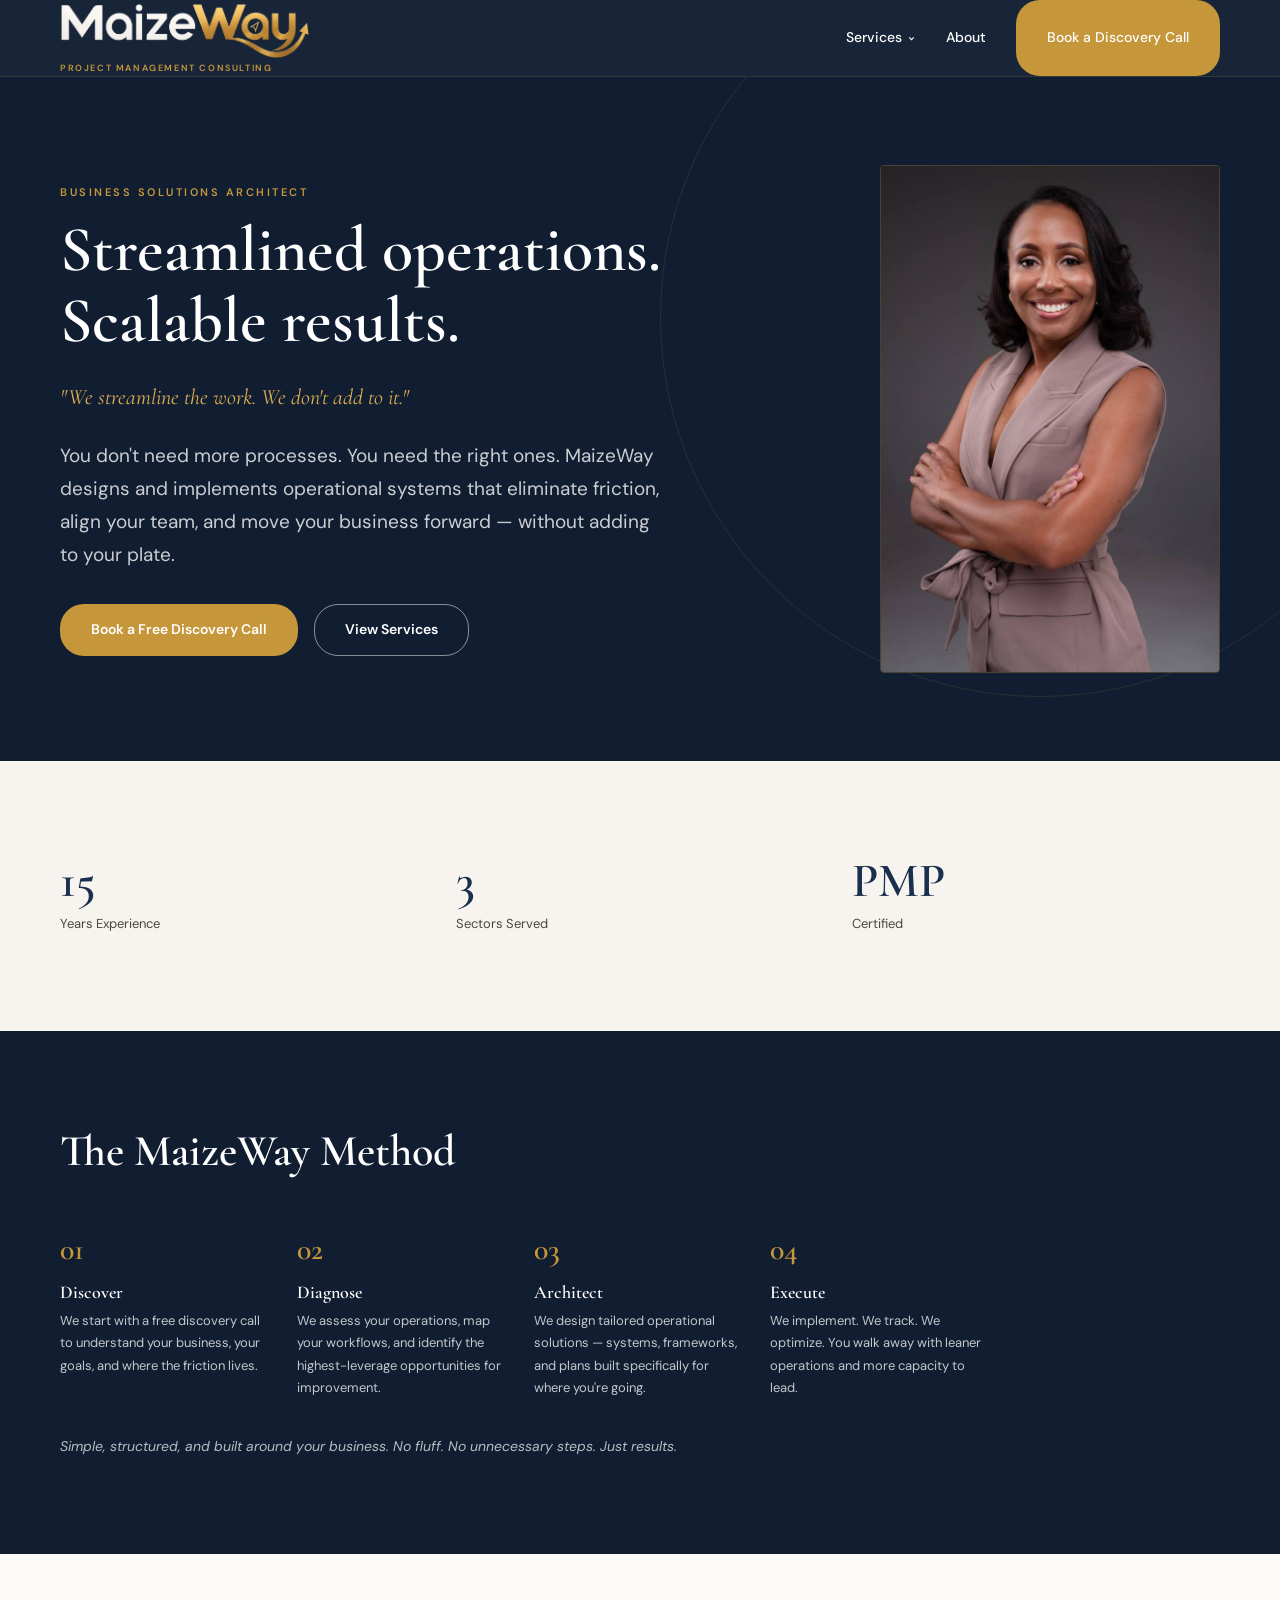
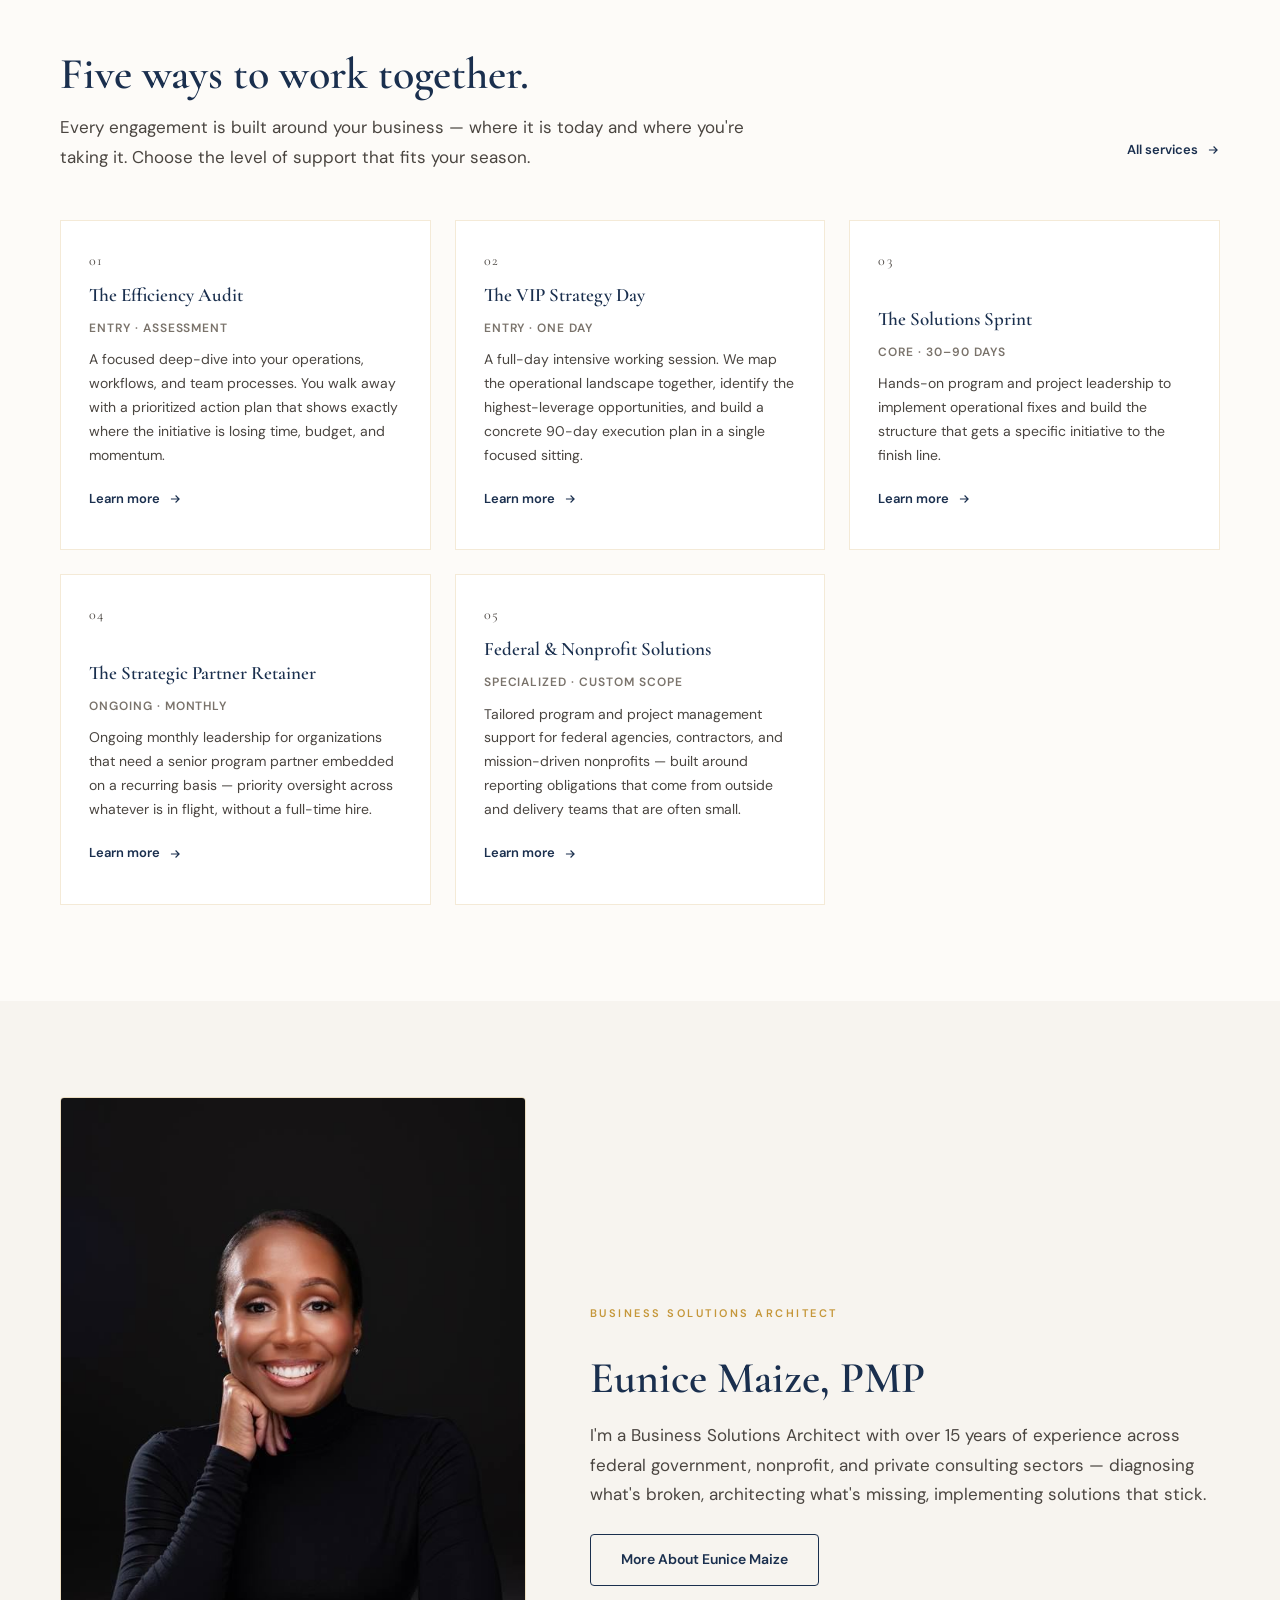
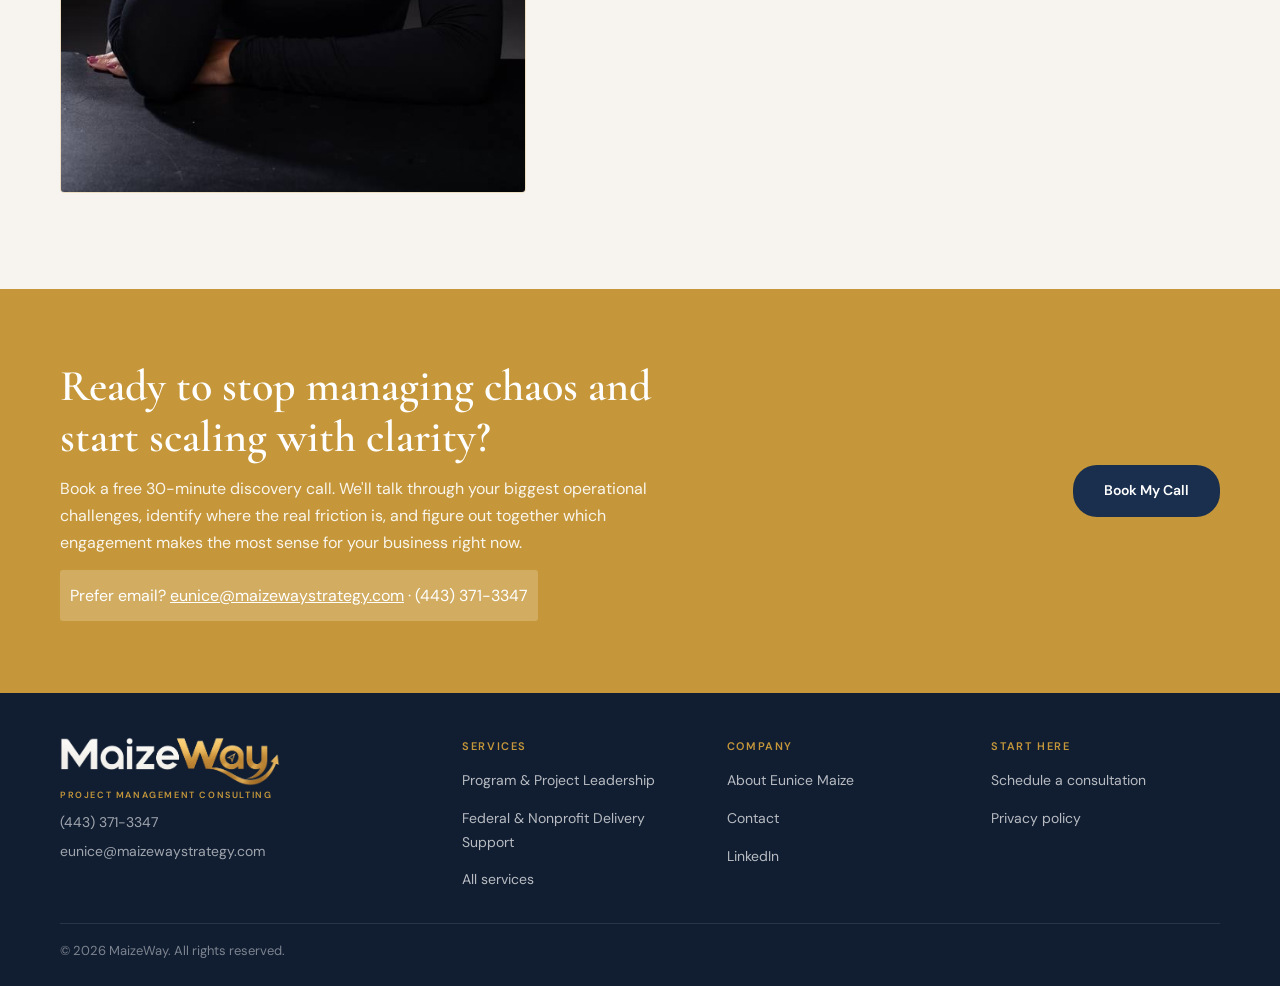
<file: index.html>
<!doctype html>
<html lang="en">
<head>
<meta charset="utf-8">
<meta name="viewport" content="width=device-width,initial-scale=1">
<title>MaizeWay | Project Management Consulting</title>
<meta name="description" content="Eunice Maize is a Business Solutions Architect with over 15 years of experience across federal government, nonprofit, and private consulting sectors. Bowie, MD &amp; the DC metro.">
<link rel="canonical" href="https://maizewaystrategy.com/">
<meta property="og:type" content="website"><meta property="og:site_name" content="MaizeWay"><meta property="og:title" content="MaizeWay | Project Management Consulting"><meta property="og:description" content="Eunice Maize is a Business Solutions Architect with over 15 years of experience across federal government, nonprofit, and private consulting sectors. Bowie, MD &amp; the DC metro."><meta property="og:url" content="https://maizewaystrategy.com/"><meta property="og:image" content="https://maizewaystrategy.com/og-image.jpg"><meta name="twitter:card" content="summary_large_image">
<meta name="theme-color" content="#111e32">
<link rel="apple-touch-icon" href="apple-touch-icon.png">
<link rel="icon" href="images/logo-mw-mark.png" type="image/png">
<link rel="preconnect" href="https://fonts.googleapis.com"><link rel="preconnect" href="https://fonts.gstatic.com" crossorigin>
<link rel="preload" as="style" href="https://fonts.googleapis.com/css2?family=Cormorant+Garamond:ital,wght@0,400;0,600;1,400&family=DM+Sans:wght@400;500;600&display=swap">
<link rel="stylesheet" href="https://fonts.googleapis.com/css2?family=Cormorant+Garamond:ital,wght@0,400;0,600;1,400&family=DM+Sans:wght@400;500;600&display=swap" media="print" onload="this.media='all'">
<noscript><link rel="stylesheet" href="https://fonts.googleapis.com/css2?family=Cormorant+Garamond:ital,wght@0,400;0,600;1,400&family=DM+Sans:wght@400;500;600&display=swap"></noscript>
<style>:root{--navy:#1a2f4e;--navy-dark:#111e32;--navy-mid:#243b5e;--gold:#c5973a;--gold-light:#e0af50;--cream:#f7f4ef;--warm-white:#fdfbf8;--text:#1e1b18;--text-mid:#4a4540;--text-light:#7a736b;--slate:#5a6b80;--serif:'Cormorant Garamond',Georgia,serif;--sans:'DM Sans',system-ui,-apple-system,'Segoe UI',sans-serif;--max:1240px}
*{box-sizing:border-box}html{scroll-behavior:smooth}
body{margin:0;background:var(--warm-white);color:var(--text);font-family:var(--sans);line-height:1.7;-webkit-font-smoothing:antialiased}
h1,h2,h3{font-family:var(--serif);font-weight:600;margin:0;line-height:1.1;color:var(--navy)}
h1{font-size:clamp(38px,5.5vw,64px)}h2{font-size:clamp(30px,3.6vw,44px)}h3{font-size:22px}
p{margin:0}a{color:inherit;text-decoration:none}img{max-width:100%;display:block}ul,ol{margin:0;padding:0;list-style:none}
.wrap{max-width:var(--max);margin:0 auto;padding:0 40px}
.vh{position:absolute;left:-9999px;width:1px;height:1px;overflow:hidden}.hp{position:absolute;left:-9999px}
.kicker{font-size:11px;font-weight:600;letter-spacing:2.5px;text-transform:uppercase;color:var(--gold);margin-bottom:14px}
.sec-navy .kicker{color:var(--gold-light)}
.sub,.lede{font-size:17px;line-height:1.75;color:var(--text-mid);max-width:68ch}
.link{color:var(--navy);text-decoration:underline;text-underline-offset:3px}.link:hover{color:var(--gold)}
.fine{font-size:12px;color:#9a5a2a;background:#fdf3e3;padding:2px 6px;border-radius:3px}
.btn{display:inline-flex;align-items:center;justify-content:center;min-height:52px;padding:0 30px;font-weight:600;font-size:14px;border-radius:24px;border:1px solid transparent;cursor:pointer;transition:background .2s,color .2s,border-color .2s;font-family:var(--sans)}
.btn-gold{background:var(--gold);color:#fff}.btn-gold:hover{background:var(--gold-light)}
.btn-line{border-color:rgba(255,255,255,.5);color:#fff}.btn-line:hover{border-color:#fff;background:rgba(255,255,255,.08)}
.btn-dark{border-color:var(--navy);color:var(--navy);border-radius:4px}.btn-dark:hover{background:var(--navy);color:#fff}
.btn-navy{background:var(--navy);color:#fff}.btn-navy:hover{background:var(--navy-mid)}
.more{font-size:13px;font-weight:600;color:var(--navy);display:inline-flex;align-items:center;gap:8px;min-height:44px}.more:hover{color:var(--gold)}
.more svg{width:14px;height:14px}
:focus-visible{outline:2px solid var(--gold);outline-offset:2px}
.skip{position:absolute;left:-9999px;top:8px;background:var(--gold);color:#fff;padding:12px 18px;z-index:300;font-weight:600}.skip:focus{left:16px}
/* nav */
.nav{background:rgba(17,30,50,.97);backdrop-filter:blur(10px);position:sticky;top:0;z-index:50;border-bottom:1px solid rgba(197,151,58,.15)}
.nav .wrap{height:76px;display:flex;align-items:center;justify-content:space-between;gap:24px}
.brand{display:flex;align-items:center;min-width:0;color:#fff}
.brand-lockup{display:flex;flex-direction:column;align-items:flex-start;justify-content:center;gap:3px;line-height:1;min-width:0}
.brand-mark{display:block;position:relative;width:min(250px,44vw);aspect-ratio:1035/240;overflow:hidden;flex:none;clip-path:polygon(0 0,100% 0,100% 100%,75% 100%,75% 75%,0 75%)}
.brand-mark .brand-logo{position:absolute;top:0;left:0;width:100%;height:auto;max-width:none;object-fit:fill;object-position:left top}
.brand-lockup .tagline{font-family:var(--sans);font-size:9px;font-weight:600;letter-spacing:1.6px;text-transform:uppercase;color:var(--gold);white-space:nowrap}
.foot .brand-mark{width:min(220px,70vw)}
.foot .brand-lockup{margin:0 0 8px}
.menu{display:flex;align-items:center;gap:30px;flex:1;justify-content:flex-end}.menu>li{position:relative}
.menu>li>a{font-size:14px;font-weight:500;color:#fff;display:inline-flex;align-items:center;gap:5px;height:76px}
.menu>li>a:hover,.menu>li.open>a{color:var(--gold)}.menu>li.active>a{box-shadow:inset 0 -2px 0 var(--gold)}
.caret{width:9px;height:9px;stroke:currentColor;fill:none;stroke-width:3;transition:transform .2s}.menu>li.open .caret{transform:rotate(180deg)}
.dd{position:absolute;top:76px;left:-24px;min-width:340px;background:#fff;border:1px solid rgba(197,151,58,.2);box-shadow:0 20px 40px rgba(17,30,50,.18);padding:6px 0;display:none;flex-direction:column}
.dd a{padding:11px 22px;color:var(--navy);display:flex;flex-direction:column;gap:2px;font-weight:600;font-size:14px}
.dd a small{font-size:12px;font-weight:400;color:var(--text-light);line-height:1.45}.dd a:hover{background:var(--cream)}
.dd a.all{flex-direction:row;align-items:center;gap:6px;border-top:1px solid var(--cream);margin-top:4px;color:var(--gold);font-size:12px}
.dd a.all svg{width:15px;height:15px;flex:none}
li.open>.dd{display:flex}
.burger{display:none;width:44px;height:44px;background:transparent;border:0;color:#fff;cursor:pointer;align-items:center;justify-content:center}
.mnav{display:none;position:fixed;inset:0;background:var(--navy-dark);color:#fff;z-index:100;padding:0 24px;flex-direction:column;overflow:auto}
.mnav.open{display:flex}
.mnav .top{height:70px;display:flex;align-items:center;justify-content:space-between;border-bottom:1px solid rgba(255,255,255,.1)}
.mnav .top .burger{display:flex}
.mnav nav{display:flex;flex-direction:column;flex:1;padding-top:8px}
.mnav .row{display:flex;justify-content:space-between;align-items:center;padding:18px 0;border:0;border-bottom:1px solid rgba(255,255,255,.1);font-family:var(--serif);font-size:24px;color:#fff;background:none;width:100%;text-align:left;cursor:pointer}
.mnav .row svg{transition:transform .2s}.mnav .row[aria-expanded=true] svg{transform:rotate(180deg)}
.mnav .sub{display:none;flex-direction:column;padding:4px 0 14px 16px}.mnav .sub.open{display:flex}
.mnav .sub a{font-size:16px;color:rgba(255,255,255,.75);padding:12px 0}
.mnav .foot{display:flex;flex-direction:column;gap:16px;padding:24px 0 32px}
.mnav .foot .ln{display:flex;justify-content:space-between;font-size:13px;color:rgba(255,255,255,.6);flex-wrap:wrap;gap:8px}.mnav .foot .ln a{padding:10px 0}
/* crumbs */
.crumbs{background:var(--navy-dark);border-bottom:1px solid rgba(255,255,255,.06)}
.crumbs ol{display:flex;gap:8px;padding:12px 0;font-size:12px;color:rgba(255,255,255,.55);flex-wrap:wrap}
.crumbs li+li::before{content:"/";margin-right:8px;opacity:.5}.crumbs a:hover{color:#fff}.crumbs [aria-current]{color:var(--gold)}
/* sections */
.sec{padding:96px 0}.sec-stone{background:var(--cream)}
.sec-navy{background:var(--navy-dark);color:#fff}.sec-navy h2,.sec-navy h3{color:#fff}.sec-navy .sub{color:rgba(255,255,255,.72)}
.head{display:flex;justify-content:space-between;align-items:flex-end;gap:40px;margin-bottom:48px}.head .t{max-width:700px}.head .sub{margin-top:14px}
.grid{display:grid;gap:24px}.g2{grid-template-columns:repeat(2,minmax(0,1fr))}.g3{grid-template-columns:repeat(3,minmax(0,1fr))}
.card{background:#fff;border:1px solid rgba(197,151,58,.2);border-radius:2px;padding:32px}.card h3{margin-bottom:10px;font-size:19px}.card p{font-size:15px;color:var(--text-mid)}
.link-card{display:flex;flex-direction:column;gap:8px}.link-card:hover{border-color:var(--gold)}.link-card .more{margin-top:auto}
/* hero */
.hero{background:var(--navy-dark);color:#fff;position:relative;overflow:hidden}
.hero .ring{position:absolute;right:-140px;top:-140px;width:760px;height:760px;border-radius:50%;border:1px solid rgba(197,151,58,.14);pointer-events:none}
.hero .wrap{position:relative;padding-top:88px;padding-bottom:88px}
.hero h1{color:#fff}.hero .lede{color:rgba(255,255,255,.78);font-size:19px;max-width:600px;margin-top:22px}
.hero .acts{display:flex;gap:16px;margin-top:32px;flex-wrap:wrap}
.hero .split{display:grid;grid-template-columns:1.05fr .8fr;gap:64px;align-items:center}
.hero .photo{border-radius:4px;overflow:hidden;border:1px solid rgba(197,151,58,.3);max-width:340px;justify-self:end;margin:0}
.hero .photo img{width:100%;height:auto;display:block}
.hero-inner .wrap{padding-top:64px;padding-bottom:64px}.hero-inner h1{font-size:clamp(34px,4.6vw,56px)}
/* proof */
.proof{display:flex;flex-direction:column;gap:40px}
.nums{display:grid;grid-template-columns:repeat(3,minmax(0,1fr));gap:28px}
.stat .n{font-family:var(--serif);font-size:48px;line-height:1;color:var(--navy);font-weight:600}
.stat .l{font-size:13px;color:var(--text-mid);margin-top:8px;max-width:26ch}
.client-line{font-size:16px;color:var(--text-mid);font-style:italic;border-top:1px solid rgba(197,151,58,.25);padding-top:28px}
/* services grid */
.svc{display:grid;grid-template-columns:repeat(3,minmax(0,1fr));gap:24px}
.svc article{background:#fff;border:1px solid rgba(197,151,58,.2);padding:32px;display:flex;flex-direction:column;gap:12px}
.svc h3{font-size:21px}.svc h3 a:hover{color:var(--gold)}.svc .tag{font-style:italic;color:var(--navy);font-size:15px}
.svc p:not(.tag){font-size:14px;color:var(--text-mid);flex:1}
.svcrow{display:grid;grid-template-columns:1.1fr 1fr;gap:64px;align-items:start;padding:56px 0;border-bottom:1px solid rgba(197,151,58,.2)}.svcrow:last-child{border-bottom:0}
.svcrow h2{font-size:30px}.svcrow h2 a:hover{color:var(--gold)}.svcrow .tag{font-style:italic;color:var(--navy);font-size:18px;margin:12px 0}.svcrow .btn{margin-top:20px}
.ticks{display:flex;flex-direction:column;gap:14px}.ticks li{display:flex;gap:12px;font-size:15px;color:var(--text-mid)}
.ticks svg{width:18px;height:18px;flex:none;color:var(--gold);margin-top:4px}.ticks b{color:var(--navy);font-weight:600}
.ticks.card{background:#fff;border:1px solid rgba(197,151,58,.2);border-radius:2px;padding:32px}
.po h2{margin:10px 0 16px}
/* about */
.about{display:grid;grid-template-columns:.85fr 1.15fr;gap:64px;align-items:center}
.about .img{border-radius:4px;overflow:hidden;border:1px solid rgba(197,151,58,.25)}.about .img img{width:100%;height:auto;display:block}
.about .t{display:flex;flex-direction:column;gap:18px}.about .btn{align-self:flex-start;margin-top:6px}
.beliefs{display:flex;flex-direction:column;gap:24px;max-width:760px}
.beliefs blockquote{margin:0;font-family:var(--serif);font-size:24px;font-style:italic;color:var(--navy);border-left:2px solid var(--gold);padding-left:24px;line-height:1.4}
.creds{display:flex;flex-direction:column;gap:16px;max-width:640px}.creds li{font-size:15px;color:var(--text-mid);padding-bottom:14px;border-bottom:1px solid rgba(197,151,58,.2)}.creds b{color:var(--navy)}
/* method */
.steps{display:grid;grid-template-columns:repeat(5,minmax(0,1fr));gap:24px}
.steps li{display:flex;flex-direction:column;gap:8px}.steps .n{font-family:var(--serif);font-size:30px;color:var(--gold);font-weight:600}
.steps h3{font-size:18px;color:#fff}.steps .does{font-size:13px;color:rgba(255,255,255,.75)}
.steps .get{font-size:12px;color:rgba(255,255,255,.9)}.steps .dur{font-size:11px;letter-spacing:.08em;text-transform:uppercase;color:var(--gold-light);margin-top:auto}
.steps.light h3{color:var(--navy)}.steps.light .does{color:var(--text-mid)}.steps.light .get{color:var(--text)}
.method-note{margin-top:36px;font-size:14px;color:rgba(255,255,255,.7);font-style:italic}
.sec:not(.sec-navy) .method-note{color:var(--text-mid)}
/* price */
.price{max-width:760px}.price h2{margin-bottom:16px}
/* cta */
.cta{background:var(--gold)}.cta .wrap{padding-top:72px;padding-bottom:72px;display:flex;justify-content:space-between;align-items:center;gap:48px}
.cta h2{color:#fff;line-height:1.15}.cta p{font-size:16px;color:rgba(255,255,255,.9);margin-top:12px}.cta .fine{background:rgba(255,255,255,.2);color:#fff;margin-top:14px;display:inline-block;padding:6px 10px}.cta .fine a{display:inline-block;padding:6px 0}.cta .t{max-width:620px}
.cta a.link,.cta a[href^=mailto]{color:#fff;text-decoration:underline}
/* contact */
.contact{display:grid;grid-template-columns:1fr 1.15fr;gap:64px;align-items:start}
.next{counter-reset:n;display:flex;flex-direction:column;gap:16px;margin-top:20px}
.next li{counter-increment:n;padding-left:40px;position:relative;font-size:15px;color:var(--text-mid)}
.next li::before{content:counter(n);position:absolute;left:0;top:0;width:26px;height:26px;border:1px solid var(--gold);color:var(--gold);border-radius:50%;display:flex;align-items:center;justify-content:center;font-family:var(--serif);font-size:14px}
.next b{color:var(--navy)}
.cinfo{display:grid;grid-template-columns:auto minmax(0,1.7fr) minmax(0,1fr);gap:20px;margin-top:32px}.cinfo>div{min-width:0}.cinfo b{display:block;font-size:11px;letter-spacing:.15em;text-transform:uppercase;color:var(--gold);margin-bottom:6px}.cinfo p{font-size:15px}.cinfo a[href^=mailto]{overflow-wrap:anywhere}
form.f{background:#fff;border:1px solid rgba(197,151,58,.2);padding:40px;display:grid;grid-template-columns:1fr 1fr;gap:20px}
form.f .full{grid-column:1/-1}
form.f label{display:flex;flex-direction:column;gap:8px;font-size:12px;font-weight:600;letter-spacing:.06em;text-transform:uppercase;color:var(--text-mid)}
form.f input,form.f select,form.f textarea{min-height:50px;padding:0 16px;border:1px solid rgba(197,151,58,.3);background:var(--cream);font-family:inherit;font-size:16px;color:var(--text);width:100%;border-radius:4px}
form.f textarea{padding:14px 16px;resize:vertical}
form.f select{appearance:none;background-image:linear-gradient(45deg,transparent 50%,var(--text-mid) 50%),linear-gradient(135deg,var(--text-mid) 50%,transparent 50%);background-position:calc(100% - 22px) 22px,calc(100% - 16px) 22px;background-size:6px 6px;background-repeat:no-repeat}
form.f input:focus,form.f textarea:focus,form.f select:focus{outline:2px solid var(--gold);border-color:var(--gold)}
form.f input[aria-invalid=true],form.f textarea[aria-invalid=true]{border-color:#b4463c}
.err{display:none;font-size:14px;padding:12px 14px;background:#f7e5e1;color:#7a2e22;border-radius:4px}.err.on{display:block}
.ok{font-size:14px;padding:12px 14px;background:#e8f1e4;color:#2c5a2e;border-radius:4px}
.prose{max-width:760px}.prose h1{margin-bottom:16px}.prose h2{font-size:26px;margin:32px 0 10px}.prose p{color:var(--text-mid);margin-bottom:12px}
/* footer */
.foot{background:var(--navy-dark);color:#fff}.foot .wrap{padding-top:44px;padding-bottom:24px}
.fcols{display:grid;grid-template-columns:1.6fr 1fr 1fr 1fr;gap:36px}.fcols ul{display:flex;flex-direction:column}
.fcols li a{font-size:14px;color:rgba(255,255,255,.7);padding:7px 0;display:inline-block}.fcols li a:hover{color:#fff}
.fh{font-size:11px;font-weight:600;letter-spacing:.15em;text-transform:uppercase;color:var(--gold);margin-bottom:6px}
.fb{font-family:var(--serif);font-size:24px;font-weight:600;color:#fff;margin-bottom:0}
.fa{font-size:14px;line-height:1.5;color:rgba(255,255,255,.6);font-style:normal;margin:0}.fa a{padding:4px 0;display:inline-block;max-width:100%}.fa a:hover{color:#fff}.fa a[href^=mailto],.mnav .foot .ln a[href^=mailto],.cta .fine a[href^=mailto]{overflow-wrap:anywhere}.mnav .foot .ln a[href^=mailto]{min-width:0}
.legal{font-size:13px;color:rgba(255,255,255,.45);padding-top:16px;margin-top:24px;border-top:1px solid rgba(255,255,255,.1)}
/* sticky bar */
.stickybar{display:none;position:fixed;left:0;right:0;bottom:0;z-index:40;padding:10px 16px calc(10px + env(safe-area-inset-bottom));background:var(--navy-dark);border-top:1px solid rgba(197,151,58,.2);gap:10px;transform:translateY(110%);transition:transform .25s}
.stickybar.on{transform:none}.stickybar .btn{flex:1;min-height:46px;padding:0 16px}.stickybar .btn-line{flex:0 0 auto}
@media(prefers-reduced-motion:reduce){html{scroll-behavior:auto}*{transition:none!important}}
@media(max-width:1100px){
 .menu{gap:22px}.hero .split{grid-template-columns:1fr;justify-items:center;text-align:center}.hero .photo{max-width:280px;justify-self:center}.hero .acts{justify-content:center}.hero .copy{align-items:center}.hero-proof{justify-content:center}
 .proof,.about,.svcrow,.contact,.po{grid-template-columns:1fr}.about .img{max-width:340px;order:-1}
 .svc{grid-template-columns:1fr}.steps{grid-template-columns:repeat(2,minmax(0,1fr))}.fcols{grid-template-columns:1fr 1fr}
 .nav .brand-mark{width:min(230px,40vw)}
}
@media(max-width:820px){
 .wrap{padding:0 22px}.menu{display:none}.burger{display:flex}
 .nav .brand-mark,.mnav .brand-mark{width:min(200px,58vw)}
 .nav .brand-lockup .tagline,.mnav .brand-lockup .tagline{font-size:8px;letter-spacing:1.15px}
 .foot .brand-mark{width:min(200px,70vw)}
 .sec{padding:64px 0}.hero .wrap{padding-top:52px;padding-bottom:52px}.hero .lede{font-size:17px}
 .head{flex-direction:column;align-items:flex-start;gap:16px;margin-bottom:32px}
 .g2,.g3,.nums,.steps,.cinfo{grid-template-columns:1fr}
 .cta .wrap{flex-direction:column;align-items:flex-start;padding-top:56px;padding-bottom:56px}
 .fcols{grid-template-columns:1fr}
 form.f{grid-template-columns:1fr;padding:24px}.hero .acts{flex-direction:column}
 .btn{width:100%}.menu .cta,.stickybar .btn{width:auto}.card{padding:26px}
 .stickybar{display:flex}
}

/* packages */
.pkg-group{margin-bottom:48px}.pkg-group:last-child{margin-bottom:0}
.pkg-group-h{font-size:13px;font-weight:600;letter-spacing:.08em;text-transform:uppercase;color:var(--text-light);margin-bottom:18px}
.pkg-group-h a:hover{color:var(--gold)}
.pkgs{align-items:stretch}
.pkg{background:#fff;border:1px solid rgba(197,151,58,.25);border-radius:2px;padding:32px;display:flex;flex-direction:column;gap:14px}
.pkg-kicker{font-size:11px;font-weight:600;letter-spacing:.15em;text-transform:uppercase;color:var(--gold)}
.pkg h3{font-size:22px}.pkg h3 a{display:inline-block;padding:2px 0}
.pkg-desc{font-size:14px;color:var(--text-mid);line-height:1.65}
.pkg .ticks{gap:10px;margin-top:4px}.pkg .ticks li{font-size:13px}
.pkg-foot{margin-top:auto;padding-top:16px;border-top:1px solid var(--cream);display:flex;flex-direction:column;gap:10px}
.pkg-price{font-size:14px;font-weight:600;color:var(--navy);letter-spacing:.02em;margin:0}
.pkg-bestfor{font-size:12px;font-style:italic;color:var(--text-light)}
@media(max-width:1100px){.pkgs.g3{grid-template-columns:1fr 1fr}}
@media(max-width:820px){.pkgs.g3,.pkgs.g2{grid-template-columns:1fr}}
.lede.quote{font-family:var(--serif);font-style:italic;font-size:22px;color:var(--gold-light);max-width:520px}
.pkgteaser{display:grid;grid-template-columns:repeat(3,minmax(0,1fr));gap:24px}
.pkgteaser article{background:#fff;border:1px solid rgba(197,151,58,.2);padding:28px;display:flex;flex-direction:column;gap:10px}
.pkgteaser .n{font-family:var(--serif);font-size:14px;color:var(--gold);letter-spacing:.1em}
.pkgteaser h3{font-size:19px}.pkgteaser h3 a{display:inline-block;padding:2px 0}.pkgteaser h3 a:hover{color:var(--gold)}
.pkgteaser .tag{font-size:12px;font-weight:600;letter-spacing:.08em;text-transform:uppercase;color:var(--text-light);font-style:normal}
.pkgteaser p:not(.tag):not(.n){font-size:14px;color:var(--text-mid);flex:1}
@media(max-width:1100px){.pkgteaser{grid-template-columns:1fr 1fr}}
@media(max-width:820px){.pkgteaser{grid-template-columns:1fr}}
</style>
<script type="application/ld+json">{"@context": "https://schema.org", "@graph": [{"@type": "ProfessionalService", "@id": "https://maizewaystrategy.com/#org", "name": "MaizeWay", "url": "https://maizewaystrategy.com/", "telephone": "+14433713347", "email": "eunice@maizewaystrategy.com", "address": {"@type": "PostalAddress", "addressLocality": "Bowie", "addressRegion": "MD", "addressCountry": "US"}, "areaServed": "Bowie, MD & the DC metro", "founder": {"@id": "https://maizewaystrategy.com/#founder"}, "description": "Operational and project management consulting for federal, nonprofit, and private-sector organizations."}, {"@type": "Person", "@id": "https://maizewaystrategy.com/#founder", "name": "Eunice Maize", "jobTitle": "PMP, Business Solutions Architect", "worksFor": {"@id": "https://maizewaystrategy.com/#org"}, "url": "https://maizewaystrategy.com/about.html", "hasCredential": {"@type": "EducationalOccupationalCredential", "name": "Project Management Professional (PMP)"}}, {"@type": "WebSite", "@id": "https://maizewaystrategy.com/#site", "url": "https://maizewaystrategy.com/", "name": "MaizeWay", "publisher": {"@id": "https://maizewaystrategy.com/#org"}}]}</script>
</head>
<body>

<a class="skip" href="#main">Skip to content</a>
<header class="nav" id="nav"><div class="wrap">
 <a class="brand" href="index.html" aria-label="MaizeWay, project management consulting"><span class="brand-lockup"><span class="brand-mark"><img class="brand-logo" src="images/logo-maizeway-capital.png" alt="" width="1035" height="231"></span><span class="tagline">PROJECT MANAGEMENT CONSULTING</span></span></a>
 <nav aria-label="Primary"><ul class="menu">
  <li><a href="services.html" aria-haspopup="true" aria-expanded="false">Services <svg class="caret" aria-hidden="true" viewBox="0 0 24 24"><path d="M6 9l6 6 6-6"/></svg></a><div class="dd" role="menu"><a href="program-project-leadership.html" role="menuitem">Program & Project Leadership<small>I own the structure, drive the execution, and leave the operating documentation behind.</small></a><a href="federal-nonprofit-delivery.html" role="menuitem">Federal & Nonprofit Delivery Support<small>Portfolio management, acquisition planning support, federal reporting, and audit-ready SOPs.</small></a><a href="services.html" role="menuitem" class="all">All services <svg aria-hidden="true" width="15" height="15" viewBox="0 0 24 24" fill="none" stroke="currentColor" stroke-width="2"><path d="M5 12h14M13 6l6 6-6 6"/></svg></a></div></li>
  <li><a href="about.html">About</a></li>
  <li><a class="btn btn-gold cta" href="contact.html" data-track="nav_cta">Book a Discovery Call</a></li>
 </ul></nav>
 <button class="burger" id="burger" aria-label="Open menu" aria-expanded="false" aria-controls="mnav"><svg aria-hidden="true" width="24" height="24" viewBox="0 0 24 24" fill="none" stroke="currentColor" stroke-width="2"><path d="M4 7h16M4 12h16M4 17h16"/></svg></button>
</div></header>
<div class="mnav" id="mnav" role="dialog" aria-modal="true" aria-label="Menu" aria-hidden="true">
 <div class="top"><a class="brand" href="index.html" aria-label="MaizeWay, project management consulting"><span class="brand-lockup"><span class="brand-mark"><img class="brand-logo" src="images/logo-maizeway-capital.png" alt="" width="1035" height="231"></span><span class="tagline">PROJECT MANAGEMENT CONSULTING</span></span></a><button class="burger" id="mclose" aria-label="Close menu"><svg aria-hidden="true" width="22" height="22" viewBox="0 0 24 24" fill="none" stroke="currentColor" stroke-width="2"><path d="M6 6l12 12M18 6L6 18"/></svg></button></div>
 <nav aria-label="Mobile">
  <button class="row" data-acc aria-expanded="false" aria-controls="msub"><span>Services</span><svg aria-hidden="true" width="16" height="16" viewBox="0 0 24 24" fill="none" stroke="currentColor" stroke-width="2.5"><path d="M6 9l6 6 6-6"/></svg></button>
  <div class="sub" id="msub"><a href="program-project-leadership.html">Program & Project Leadership</a><a href="federal-nonprofit-delivery.html">Federal & Nonprofit Delivery Support</a><a href="services.html">All services</a></div>
  <a class="row" href="about.html">About</a>
  <a class="row" href="contact.html">Contact</a>
 </nav>
 <div class="foot"><a class="btn btn-gold" href="contact.html">Book a Discovery Call</a><div class="ln"><a href="tel:+14433713347">(443) 371-3347</a><a href="mailto:eunice@maizewaystrategy.com">eunice@maizewaystrategy.com</a></div></div>
</div>

<main id="main" tabindex="-1">

<section class="hero" aria-labelledby="h1"><div class="ring r1" aria-hidden="true"></div>
 <div class="wrap"><div class="split">
  <div class="copy">
   <p class="kicker">Business Solutions Architect</p>
   <h1 id="h1">Streamlined operations.<br>Scalable results.</h1>
   <p class="lede quote">"We streamline the work. We don't add to it."</p>
   <p class="lede">You don't need more processes. You need the right ones. MaizeWay designs and implements operational systems that eliminate friction, align your team, and move your business forward — without adding to your plate.</p>
   <div class="acts"><a class="btn btn-gold" href="contact.html" data-track="hero_cta">Book a Free Discovery Call</a><a class="btn btn-line" href="services.html">View Services</a></div>
  </div>
  <div class="photo"><img src="[data-uri]" alt="Eunice Maize, PMP, Business Solutions Architect, founder of MaizeWay" width="700" height="1048" fetchpriority="high"></div>
 </div></div>
</section>

<section class="sec sec-stone" aria-labelledby="proof-h"><div class="wrap proof">
 <div><h2 id="proof-h" class="vh">Credentials</h2><div class="nums"><div class="stat"><p class="n">15</p><p class="l">Years Experience</p></div><div class="stat"><p class="n">3</p><p class="l">Sectors Served</p></div><div class="stat"><p class="n">PMP</p><p class="l">Certified</p></div></div></div>
</div></section>

<section class="sec sec-navy" id="method" aria-labelledby="method-h"><div class="wrap">
 <div class="head"><div class="t"><h2 id="method-h">The MaizeWay Method</h2></div></div>
 <div class="steps"><li><p class="n">01</p><h3>Discover</h3><p class="does">We start with a free discovery call to understand your business, your goals, and where the friction lives.</p></li><li><p class="n">02</p><h3>Diagnose</h3><p class="does">We assess your operations, map your workflows, and identify the highest-leverage opportunities for improvement.</p></li><li><p class="n">03</p><h3>Architect</h3><p class="does">We design tailored operational solutions — systems, frameworks, and plans built specifically for where you're going.</p></li><li><p class="n">04</p><h3>Execute</h3><p class="does">We implement. We track. We optimize. You walk away with leaner operations and more capacity to lead.</p></li></div><p class="method-note">Simple, structured, and built around your business. No fluff. No unnecessary steps. Just results.</p>
</div></section>

<section class="sec" id="services" aria-labelledby="svc-h"><div class="wrap">
 <div class="head"><div class="t"><h2 id="svc-h">Five ways to work together.</h2><p class="sub">Every engagement is built around your business — where it is today and where you're taking it. Choose the level of support that fits your season.</p></div><a class="more" href="services.html">All services <svg aria-hidden="true" viewBox="0 0 24 24" fill="none" stroke="currentColor" stroke-width="2"><path d="M5 12h14M13 6l6 6-6 6"/></svg></a></div>
 <div class="svc pkgteaser"><article><p class="n">01</p><h3><a href="program-project-leadership.html">The Efficiency Audit</a></h3><p class="tag">Entry &middot; Assessment</p><p>A focused deep-dive into your operations, workflows, and team processes. You walk away with a prioritized action plan that shows exactly where the initiative is losing time, budget, and momentum.</p><a class="more" href="program-project-leadership.html" aria-label="Learn more: The Efficiency Audit">Learn more <svg aria-hidden="true" viewBox="0 0 24 24" fill="none" stroke="currentColor" stroke-width="2"><path d="M5 12h14M13 6l6 6-6 6"/></svg></a></article><article><p class="n">02</p><h3><a href="program-project-leadership.html">The VIP Strategy Day</a></h3><p class="tag">Entry &middot; One Day</p><p>A full-day intensive working session. We map the operational landscape together, identify the highest-leverage opportunities, and build a concrete 90-day execution plan in a single focused sitting.</p><a class="more" href="program-project-leadership.html" aria-label="Learn more: The VIP Strategy Day">Learn more <svg aria-hidden="true" viewBox="0 0 24 24" fill="none" stroke="currentColor" stroke-width="2"><path d="M5 12h14M13 6l6 6-6 6"/></svg></a></article><article><p class="n">03</p><h3><a href="program-project-leadership.html">The Solutions Sprint</a></h3><p class="tag">Core &middot; 30–90 Days</p><p>Hands-on program and project leadership to implement operational fixes and build the structure that gets a specific initiative to the finish line.</p><a class="more" href="program-project-leadership.html" aria-label="Learn more: The Solutions Sprint">Learn more <svg aria-hidden="true" viewBox="0 0 24 24" fill="none" stroke="currentColor" stroke-width="2"><path d="M5 12h14M13 6l6 6-6 6"/></svg></a></article><article><p class="n">04</p><h3><a href="program-project-leadership.html">The Strategic Partner Retainer</a></h3><p class="tag">Ongoing &middot; Monthly</p><p>Ongoing monthly leadership for organizations that need a senior program partner embedded on a recurring basis — priority oversight across whatever is in flight, without a full-time hire.</p><a class="more" href="program-project-leadership.html" aria-label="Learn more: The Strategic Partner Retainer">Learn more <svg aria-hidden="true" viewBox="0 0 24 24" fill="none" stroke="currentColor" stroke-width="2"><path d="M5 12h14M13 6l6 6-6 6"/></svg></a></article><article><p class="n">05</p><h3><a href="federal-nonprofit-delivery.html">Federal & Nonprofit Solutions</a></h3><p class="tag">Specialized &middot; Custom Scope</p><p>Tailored program and project management support for federal agencies, contractors, and mission-driven nonprofits — built around reporting obligations that come from outside and delivery teams that are often small.</p><a class="more" href="federal-nonprofit-delivery.html" aria-label="Learn more: Federal & Nonprofit Solutions">Learn more <svg aria-hidden="true" viewBox="0 0 24 24" fill="none" stroke="currentColor" stroke-width="2"><path d="M5 12h14M13 6l6 6-6 6"/></svg></a></article></div>
</div></section>

<section class="sec sec-stone" id="about" aria-labelledby="ab-h"><div class="wrap about">
 <div class="img"><img src="[data-uri]" alt="Eunice Maize, founder of MaizeWay" width="600" height="899" loading="lazy"></div>
 <div class="t"><p class="kicker">Business Solutions Architect</p><h2 id="ab-h">Eunice Maize, PMP</h2><p class="sub">I'm a Business Solutions Architect with over 15 years of experience across federal government, nonprofit, and private consulting sectors — diagnosing what's broken, architecting what's missing, implementing solutions that stick.</p>
  <a class="btn btn-dark" href="about.html">More About Eunice Maize</a></div>
</div></section>

<section class="cta" aria-labelledby="cta-h"><div class="wrap"><div class="t"><h2 id="cta-h">Ready to stop managing chaos and start scaling with clarity?</h2><p>Book a free 30-minute discovery call. We'll talk through your biggest operational challenges, identify where the real friction is, and figure out together which engagement makes the most sense for your business right now.</p><p class="fine">Prefer email? <a href="mailto:eunice@maizewaystrategy.com">eunice@maizewaystrategy.com</a> · (443) 371-3347</p></div><a class="btn btn-navy" href="contact.html" data-track="band_cta">Book My Call</a></div></section>

</main>

<footer class="foot"><div class="wrap">
 <div class="fcols">
  <div class="col"><p class="fb"><span class="brand-lockup"><span class="brand-mark"><img class="brand-logo" src="images/logo-maizeway-capital.png" alt="MaizeWay" width="1035" height="231"></span><span class="tagline">PROJECT MANAGEMENT CONSULTING</span></span></p><address class="fa"><a href="tel:+14433713347">(443) 371-3347</a><br><a href="mailto:eunice@maizewaystrategy.com">eunice@maizewaystrategy.com</a></address></div>
  <div class="col"><p class="fh">Services</p><ul><li><a href="program-project-leadership.html">Program & Project Leadership</a></li><li><a href="federal-nonprofit-delivery.html">Federal & Nonprofit Delivery Support</a></li><li><a href="services.html">All services</a></li></ul></div>
  <div class="col"><p class="fh">Company</p><ul><li><a href="about.html">About Eunice Maize</a></li><li><a href="contact.html">Contact</a></li><li><a href="https://linkedin.com/in/eunicemaize" rel="noopener" target="_blank">LinkedIn</a></li></ul></div>
  <div class="col"><p class="fh">Start here</p><ul><li><a href="contact.html">Schedule a consultation</a></li><li><a href="privacy.html">Privacy policy</a></li></ul></div>
 </div>
 <div class="legal"><p>© <span id="yr"></span> MaizeWay. All rights reserved.</p></div>
</div></footer>
<div class="stickybar" id="stickybar" aria-hidden="true"><a class="btn btn-gold" href="contact.html" data-track="sticky_cta">Book a Discovery Call</a><a class="btn btn-line" href="tel:+14433713347">Call</a></div>

<script defer>(function(){
'use strict';
var $=function(s,c){return (c||document).querySelector(s)},$$=function(s,c){return Array.prototype.slice.call((c||document).querySelectorAll(s))};
var yr=$('#yr'); if(yr) yr.textContent=new Date().getFullYear();
var items=$$('.menu>li'); function closeAll(){items.forEach(function(i){i.classList.remove('open');var a=$('a[aria-haspopup]',i);if(a)a.setAttribute('aria-expanded','false');});}
items.forEach(function(li){var dd=$('.dd',li);if(!dd)return;var a=$('a',li);
 function open(){closeAll();li.classList.add('open');a.setAttribute('aria-expanded','true');}
 li.addEventListener('mouseenter',open); li.addEventListener('focusin',open);
 a.addEventListener('click',function(e){if(window.matchMedia('(hover:none)').matches){e.preventDefault();var was=li.classList.contains('open');closeAll();if(!was)open();}});
});
var nav=$('#nav'); if(nav){nav.addEventListener('mouseleave',closeAll);nav.addEventListener('focusout',function(e){if(!nav.contains(e.relatedTarget))closeAll();});}
var mnav=$('#mnav'),burger=$('#burger'),mclose=$('#mclose'),lastFocus;
function trap(e){if(e.key!=='Tab')return;var f=$$('a,button,input,[tabindex]:not([tabindex="-1"])',mnav).filter(function(x){return x.offsetParent!==null});if(!f.length)return;var first=f[0],last=f[f.length-1];if(e.shiftKey&&document.activeElement===first){e.preventDefault();last.focus();}else if(!e.shiftKey&&document.activeElement===last){e.preventDefault();first.focus();}}
function openMobile(){lastFocus=document.activeElement;mnav.classList.add('open');mnav.setAttribute('aria-hidden','false');burger.setAttribute('aria-expanded','true');document.body.style.overflow='hidden';mclose.focus();document.addEventListener('keydown',trap);}
function closeMobile(){if(!mnav.classList.contains('open'))return;mnav.classList.remove('open');mnav.setAttribute('aria-hidden','true');burger.setAttribute('aria-expanded','false');document.body.style.overflow='';document.removeEventListener('keydown',trap);if(lastFocus)lastFocus.focus();}
if(burger){burger.addEventListener('click',openMobile);mclose.addEventListener('click',closeMobile);}
$$('[data-acc]').forEach(function(b){b.addEventListener('click',function(){var s=b.nextElementSibling,o=s.classList.toggle('open');b.setAttribute('aria-expanded',o);});});
document.addEventListener('keydown',function(e){if(e.key==='Escape'){closeAll();closeMobile();}});
var bar=$('#stickybar'),hero=$('.hero');
if(bar&&hero&&'IntersectionObserver' in window){new IntersectionObserver(function(en){var on=!en[0].isIntersecting;bar.classList.toggle('on',on);bar.setAttribute('aria-hidden',!on);},{threshold:0}).observe(hero);}
$$('form[data-form]').forEach(function(f){
 var err=$('.err',f);
 function invalid(el,msg){el.setAttribute('aria-invalid','true');if(err){err.textContent=msg;err.classList.add('on');}}
 f.addEventListener('submit',function(e){e.preventDefault();
  $$('[aria-invalid]',f).forEach(function(x){x.removeAttribute('aria-invalid')});if(err){err.classList.remove('on');err.textContent='';}
  var bad=$$('[required]',f).filter(function(x){return !x.value.trim()});
  var em=$('[type=email]',f); if(em&&em.value&&!/^[^\s@]+@[^\s@]+\.[^\s@]+$/.test(em.value))bad.unshift(em);
  if(bad.length){invalid(bad[0],bad[0].type==='email'?'Please enter a valid email address.':'Please fill in the highlighted field.');bad[0].focus();return;}
  var btn=$('button[type=submit]',f),txt=btn.textContent;btn.disabled=true;btn.textContent='Sending…';
  fetch(f.action.replace('formsubmit.co/','formsubmit.co/ajax/'),{method:'POST',headers:{'Accept':'application/json'},body:new FormData(f)})
   .then(function(r){if(!r.ok)throw 0;var nx=$('[name=_next]',f);if(nx&&nx.value&&nx.value.indexOf('[')<0){location.href=nx.value;return;}f.innerHTML='<p class="ok full">Thank you — your request is in. I will reply within one business day.</p>';})
   .catch(function(){btn.disabled=false;btn.textContent=txt;f.submit();});
 });
});
document.addEventListener('click',function(e){var t=e.target.closest('[data-track]');if(t&&window.gtag)gtag('event','cta_click',{label:t.getAttribute('data-track')});});
})();
</script>
</body>
</html>
</file>
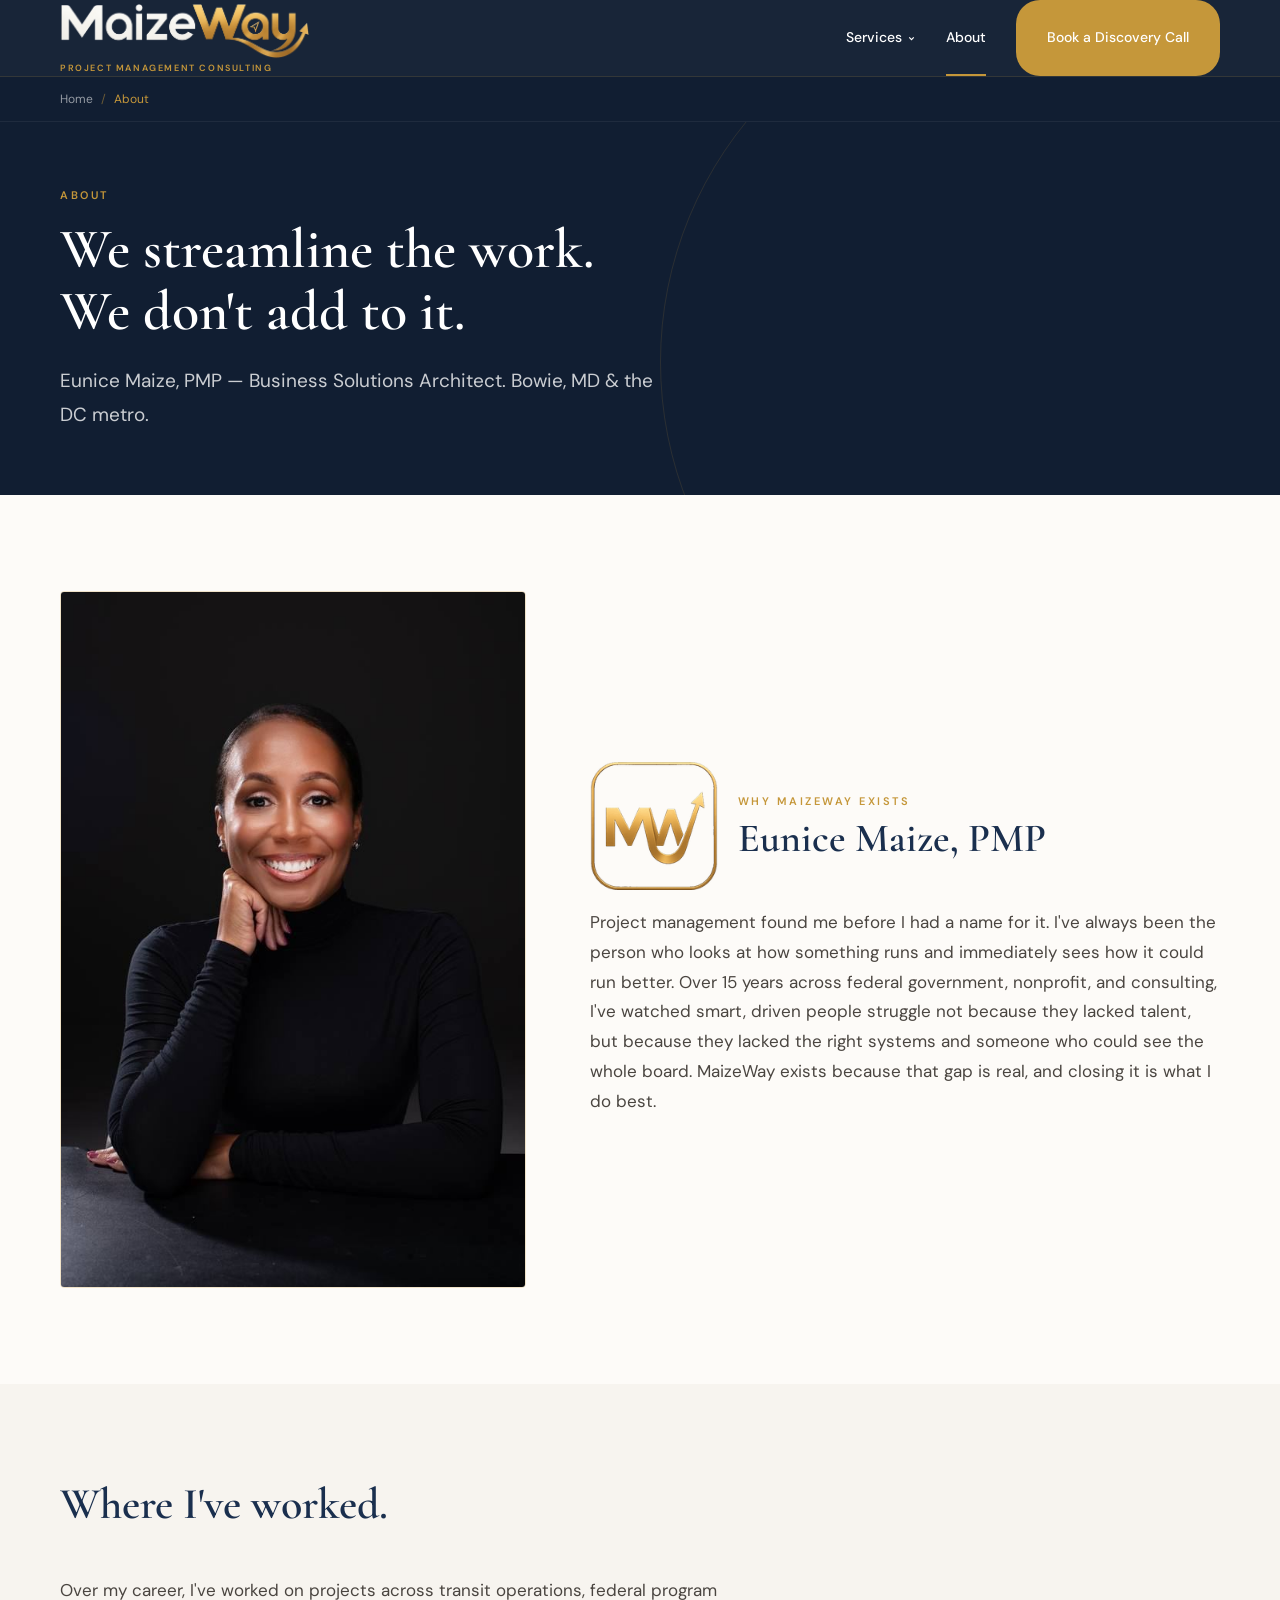
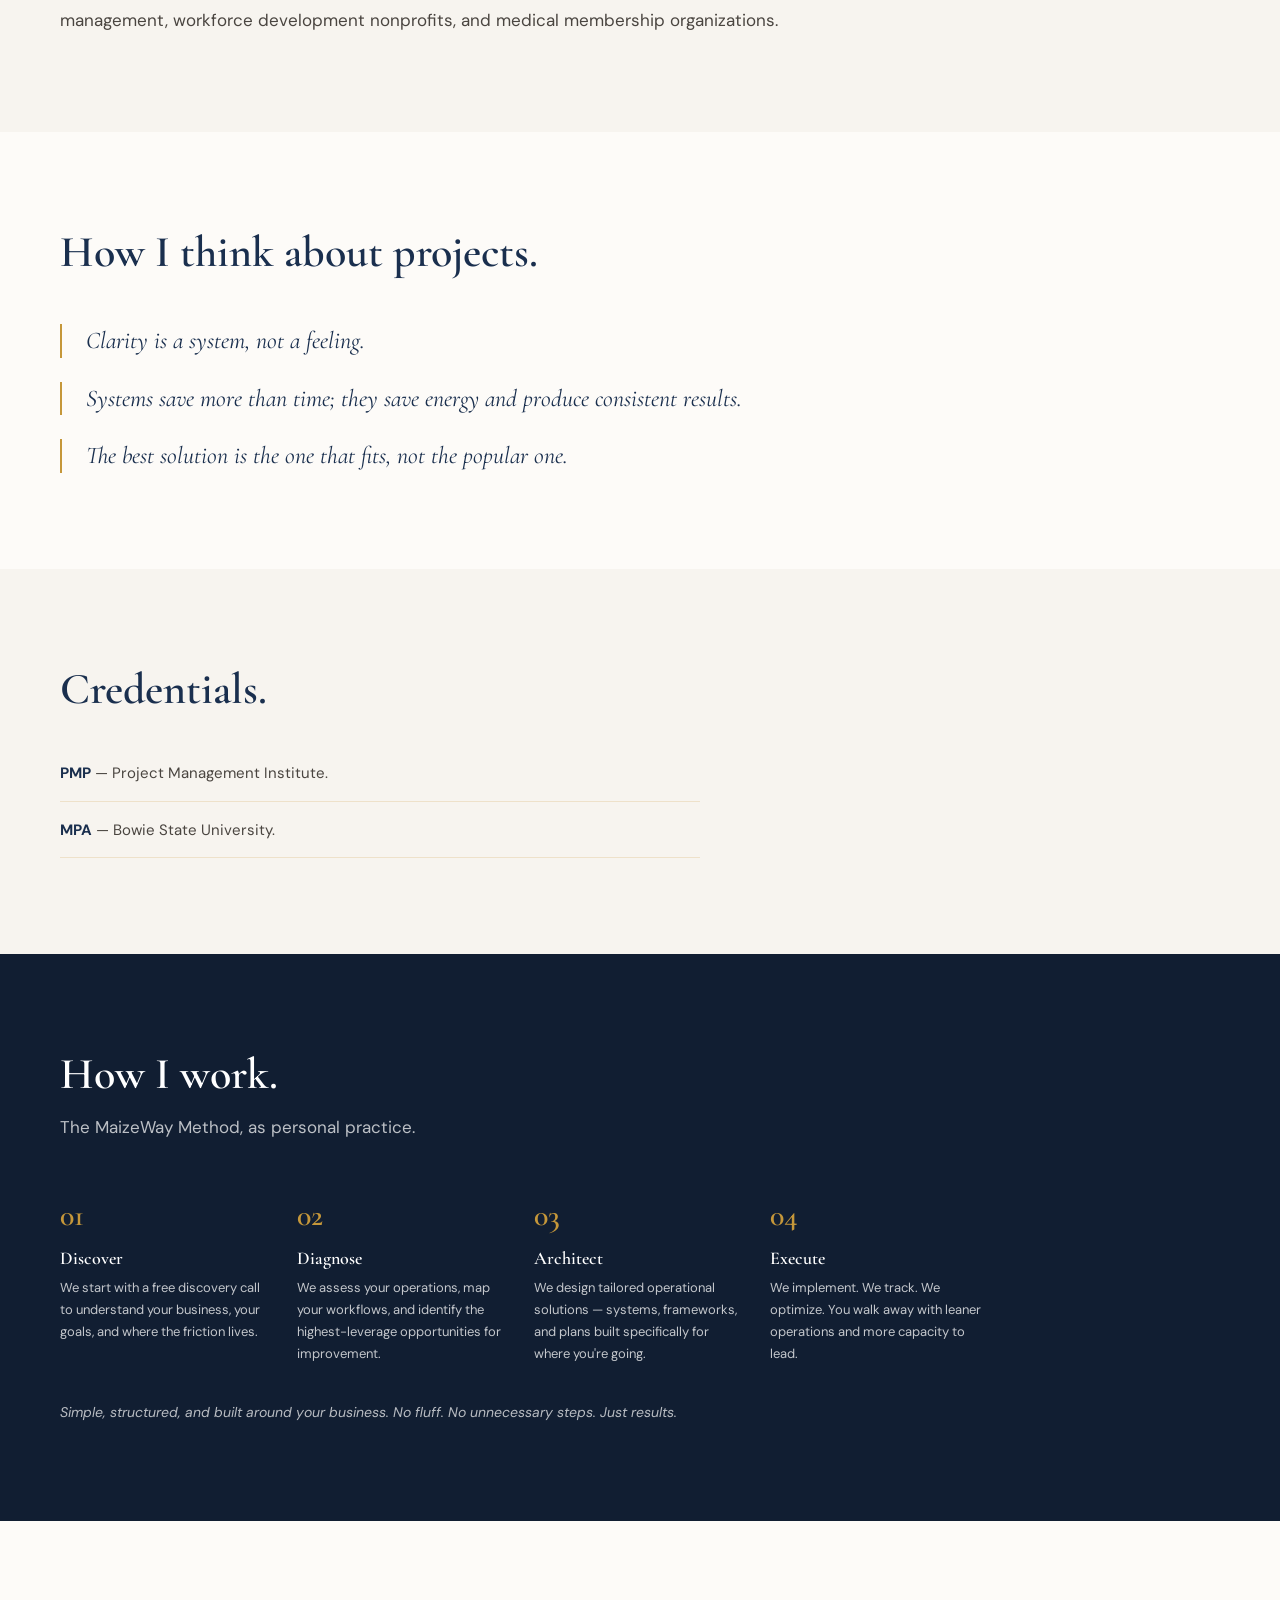
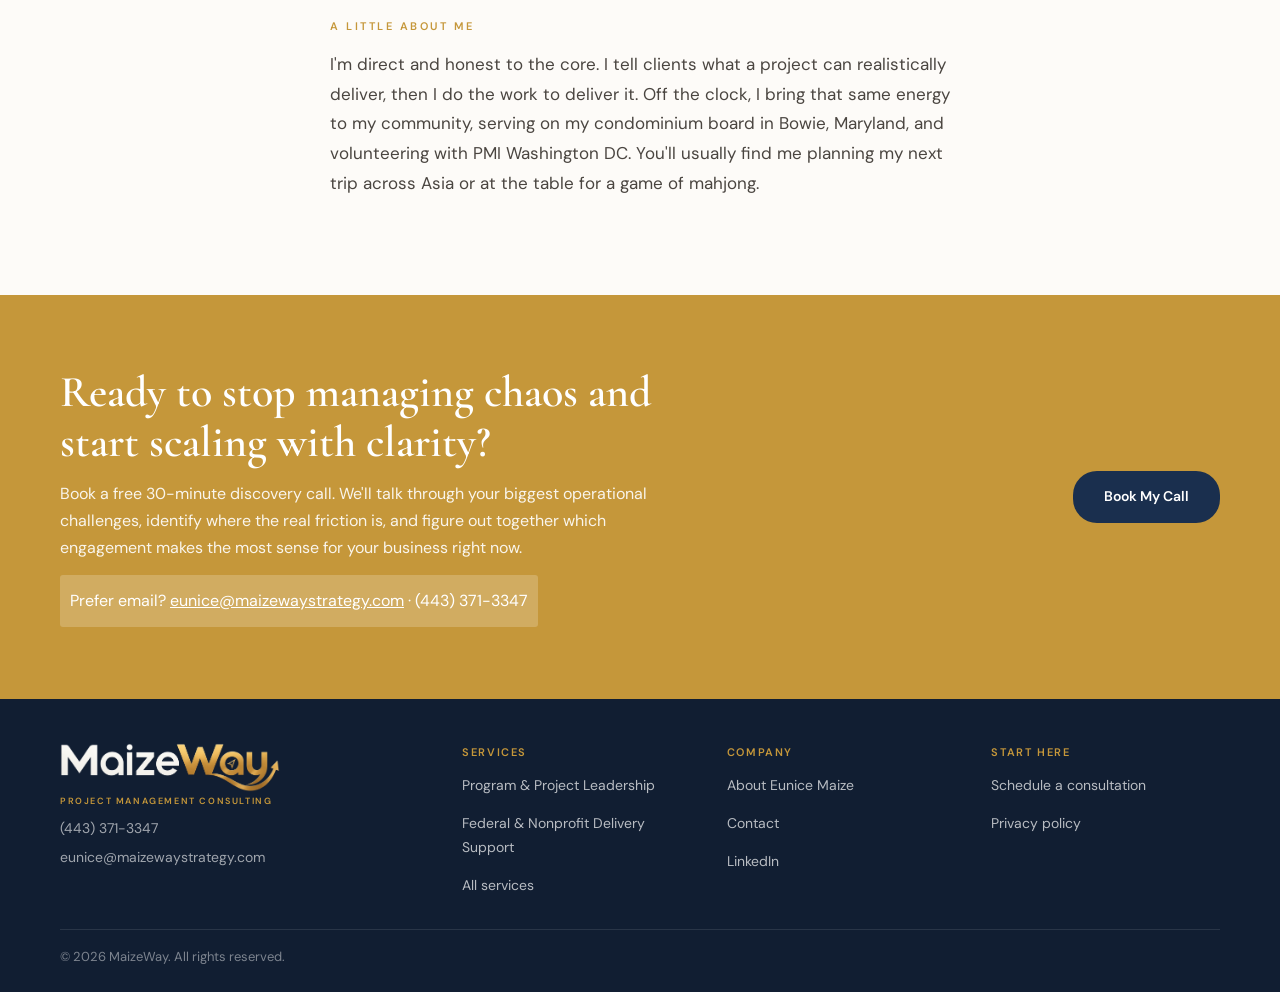
<file: about.html>
<!doctype html>
<html lang="en">
<head>
<meta charset="utf-8">
<meta name="viewport" content="width=device-width,initial-scale=1">
<title>About Eunice Maize | MaizeWay</title>
<meta name="description" content="Eunice Maize, PMP, Business Solutions Architect. We streamline the work. We don't add to it.">
<link rel="canonical" href="https://maizewaystrategy.com/about.html">
<meta property="og:type" content="website"><meta property="og:site_name" content="MaizeWay"><meta property="og:title" content="About Eunice Maize | MaizeWay"><meta property="og:description" content="Eunice Maize, PMP, Business Solutions Architect. We streamline the work. We don't add to it."><meta property="og:url" content="https://maizewaystrategy.com/about.html"><meta property="og:image" content="https://maizewaystrategy.com/og-image.jpg"><meta name="twitter:card" content="summary_large_image">
<meta name="theme-color" content="#111e32">
<link rel="apple-touch-icon" href="apple-touch-icon.png">
<link rel="icon" href="images/logo-mw-mark.png" type="image/png">
<link rel="preconnect" href="https://fonts.googleapis.com"><link rel="preconnect" href="https://fonts.gstatic.com" crossorigin>
<link rel="preload" as="style" href="https://fonts.googleapis.com/css2?family=Cormorant+Garamond:ital,wght@0,400;0,600;1,400&family=DM+Sans:wght@400;500;600&display=swap">
<link rel="stylesheet" href="https://fonts.googleapis.com/css2?family=Cormorant+Garamond:ital,wght@0,400;0,600;1,400&family=DM+Sans:wght@400;500;600&display=swap" media="print" onload="this.media='all'">
<noscript><link rel="stylesheet" href="https://fonts.googleapis.com/css2?family=Cormorant+Garamond:ital,wght@0,400;0,600;1,400&family=DM+Sans:wght@400;500;600&display=swap"></noscript>
<style>:root{--navy:#1a2f4e;--navy-dark:#111e32;--navy-mid:#243b5e;--gold:#c5973a;--gold-light:#e0af50;--cream:#f7f4ef;--warm-white:#fdfbf8;--text:#1e1b18;--text-mid:#4a4540;--text-light:#7a736b;--slate:#5a6b80;--serif:'Cormorant Garamond',Georgia,serif;--sans:'DM Sans',system-ui,-apple-system,'Segoe UI',sans-serif;--max:1240px}
*{box-sizing:border-box}html{scroll-behavior:smooth}
body{margin:0;background:var(--warm-white);color:var(--text);font-family:var(--sans);line-height:1.7;-webkit-font-smoothing:antialiased}
h1,h2,h3{font-family:var(--serif);font-weight:600;margin:0;line-height:1.1;color:var(--navy)}
h1{font-size:clamp(38px,5.5vw,64px)}h2{font-size:clamp(30px,3.6vw,44px)}h3{font-size:22px}
p{margin:0}a{color:inherit;text-decoration:none}img{max-width:100%;display:block}ul,ol{margin:0;padding:0;list-style:none}
.wrap{max-width:var(--max);margin:0 auto;padding:0 40px}
.vh{position:absolute;left:-9999px;width:1px;height:1px;overflow:hidden}.hp{position:absolute;left:-9999px}
.kicker{font-size:11px;font-weight:600;letter-spacing:2.5px;text-transform:uppercase;color:var(--gold);margin-bottom:14px}
.sec-navy .kicker{color:var(--gold-light)}
.sub,.lede{font-size:17px;line-height:1.75;color:var(--text-mid);max-width:68ch}
.link{color:var(--navy);text-decoration:underline;text-underline-offset:3px}.link:hover{color:var(--gold)}
.fine{font-size:12px;color:#9a5a2a;background:#fdf3e3;padding:2px 6px;border-radius:3px}
.btn{display:inline-flex;align-items:center;justify-content:center;min-height:52px;padding:0 30px;font-weight:600;font-size:14px;border-radius:24px;border:1px solid transparent;cursor:pointer;transition:background .2s,color .2s,border-color .2s;font-family:var(--sans)}
.btn-gold{background:var(--gold);color:#fff}.btn-gold:hover{background:var(--gold-light)}
.btn-line{border-color:rgba(255,255,255,.5);color:#fff}.btn-line:hover{border-color:#fff;background:rgba(255,255,255,.08)}
.btn-dark{border-color:var(--navy);color:var(--navy);border-radius:4px}.btn-dark:hover{background:var(--navy);color:#fff}
.btn-navy{background:var(--navy);color:#fff}.btn-navy:hover{background:var(--navy-mid)}
.more{font-size:13px;font-weight:600;color:var(--navy);display:inline-flex;align-items:center;gap:8px;min-height:44px}.more:hover{color:var(--gold)}
.more svg{width:14px;height:14px}
:focus-visible{outline:2px solid var(--gold);outline-offset:2px}
.skip{position:absolute;left:-9999px;top:8px;background:var(--gold);color:#fff;padding:12px 18px;z-index:300;font-weight:600}.skip:focus{left:16px}
/* nav */
.nav{background:rgba(17,30,50,.97);backdrop-filter:blur(10px);position:sticky;top:0;z-index:50;border-bottom:1px solid rgba(197,151,58,.15)}
.nav .wrap{height:76px;display:flex;align-items:center;justify-content:space-between;gap:24px}
.brand{display:flex;align-items:center;min-width:0;color:#fff}
.brand-lockup{display:flex;flex-direction:column;align-items:flex-start;justify-content:center;gap:3px;line-height:1;min-width:0}
.brand-mark{display:block;position:relative;width:min(250px,44vw);aspect-ratio:1035/240;overflow:hidden;flex:none;clip-path:polygon(0 0,100% 0,100% 100%,75% 100%,75% 75%,0 75%)}
.brand-mark .brand-logo{position:absolute;top:0;left:0;width:100%;height:auto;max-width:none;object-fit:fill;object-position:left top}
.brand-lockup .tagline{font-family:var(--sans);font-size:9px;font-weight:600;letter-spacing:1.6px;text-transform:uppercase;color:var(--gold);white-space:nowrap}
.foot .brand-mark{width:min(220px,70vw)}
.foot .brand-lockup{margin:0 0 8px}
.menu{display:flex;align-items:center;gap:30px;flex:1;justify-content:flex-end}.menu>li{position:relative}
.menu>li>a{font-size:14px;font-weight:500;color:#fff;display:inline-flex;align-items:center;gap:5px;height:76px}
.menu>li>a:hover,.menu>li.open>a{color:var(--gold)}.menu>li.active>a{box-shadow:inset 0 -2px 0 var(--gold)}
.caret{width:9px;height:9px;stroke:currentColor;fill:none;stroke-width:3;transition:transform .2s}.menu>li.open .caret{transform:rotate(180deg)}
.dd{position:absolute;top:76px;left:-24px;min-width:340px;background:#fff;border:1px solid rgba(197,151,58,.2);box-shadow:0 20px 40px rgba(17,30,50,.18);padding:6px 0;display:none;flex-direction:column}
.dd a{padding:11px 22px;color:var(--navy);display:flex;flex-direction:column;gap:2px;font-weight:600;font-size:14px}
.dd a small{font-size:12px;font-weight:400;color:var(--text-light);line-height:1.45}.dd a:hover{background:var(--cream)}
.dd a.all{flex-direction:row;align-items:center;gap:6px;border-top:1px solid var(--cream);margin-top:4px;color:var(--gold);font-size:12px}
.dd a.all svg{width:15px;height:15px;flex:none}
li.open>.dd{display:flex}
.burger{display:none;width:44px;height:44px;background:transparent;border:0;color:#fff;cursor:pointer;align-items:center;justify-content:center}
.mnav{display:none;position:fixed;inset:0;background:var(--navy-dark);color:#fff;z-index:100;padding:0 24px;flex-direction:column;overflow:auto}
.mnav.open{display:flex}
.mnav .top{height:70px;display:flex;align-items:center;justify-content:space-between;border-bottom:1px solid rgba(255,255,255,.1)}
.mnav .top .burger{display:flex}
.mnav nav{display:flex;flex-direction:column;flex:1;padding-top:8px}
.mnav .row{display:flex;justify-content:space-between;align-items:center;padding:18px 0;border:0;border-bottom:1px solid rgba(255,255,255,.1);font-family:var(--serif);font-size:24px;color:#fff;background:none;width:100%;text-align:left;cursor:pointer}
.mnav .row svg{transition:transform .2s}.mnav .row[aria-expanded=true] svg{transform:rotate(180deg)}
.mnav .sub{display:none;flex-direction:column;padding:4px 0 14px 16px}.mnav .sub.open{display:flex}
.mnav .sub a{font-size:16px;color:rgba(255,255,255,.75);padding:12px 0}
.mnav .foot{display:flex;flex-direction:column;gap:16px;padding:24px 0 32px}
.mnav .foot .ln{display:flex;justify-content:space-between;font-size:13px;color:rgba(255,255,255,.6);flex-wrap:wrap;gap:8px}.mnav .foot .ln a{padding:10px 0}
/* crumbs */
.crumbs{background:var(--navy-dark);border-bottom:1px solid rgba(255,255,255,.06)}
.crumbs ol{display:flex;gap:8px;padding:12px 0;font-size:12px;color:rgba(255,255,255,.55);flex-wrap:wrap}
.crumbs li+li::before{content:"/";margin-right:8px;opacity:.5}.crumbs a:hover{color:#fff}.crumbs [aria-current]{color:var(--gold)}
/* sections */
.sec{padding:96px 0}.sec-stone{background:var(--cream)}
.sec-navy{background:var(--navy-dark);color:#fff}.sec-navy h2,.sec-navy h3{color:#fff}.sec-navy .sub{color:rgba(255,255,255,.72)}
.head{display:flex;justify-content:space-between;align-items:flex-end;gap:40px;margin-bottom:48px}.head .t{max-width:700px}.head .sub{margin-top:14px}
.grid{display:grid;gap:24px}.g2{grid-template-columns:repeat(2,minmax(0,1fr))}.g3{grid-template-columns:repeat(3,minmax(0,1fr))}
.card{background:#fff;border:1px solid rgba(197,151,58,.2);border-radius:2px;padding:32px}.card h3{margin-bottom:10px;font-size:19px}.card p{font-size:15px;color:var(--text-mid)}
.link-card{display:flex;flex-direction:column;gap:8px}.link-card:hover{border-color:var(--gold)}.link-card .more{margin-top:auto}
/* hero */
.hero{background:var(--navy-dark);color:#fff;position:relative;overflow:hidden}
.hero .ring{position:absolute;right:-140px;top:-140px;width:760px;height:760px;border-radius:50%;border:1px solid rgba(197,151,58,.14);pointer-events:none}
.hero .wrap{position:relative;padding-top:88px;padding-bottom:88px}
.hero h1{color:#fff}.hero .lede{color:rgba(255,255,255,.78);font-size:19px;max-width:600px;margin-top:22px}
.hero .acts{display:flex;gap:16px;margin-top:32px;flex-wrap:wrap}
.hero .split{display:grid;grid-template-columns:1.05fr .8fr;gap:64px;align-items:center}
.hero .photo{border-radius:4px;overflow:hidden;border:1px solid rgba(197,151,58,.3);max-width:340px;justify-self:end;margin:0}
.hero .photo img{width:100%;height:auto;display:block}
.hero-inner .wrap{padding-top:64px;padding-bottom:64px}.hero-inner h1{font-size:clamp(34px,4.6vw,56px)}
/* proof */
.proof{display:flex;flex-direction:column;gap:40px}
.nums{display:grid;grid-template-columns:repeat(3,minmax(0,1fr));gap:28px}
.stat .n{font-family:var(--serif);font-size:48px;line-height:1;color:var(--navy);font-weight:600}
.stat .l{font-size:13px;color:var(--text-mid);margin-top:8px;max-width:26ch}
.client-line{font-size:16px;color:var(--text-mid);font-style:italic;border-top:1px solid rgba(197,151,58,.25);padding-top:28px}
/* services grid */
.svc{display:grid;grid-template-columns:repeat(3,minmax(0,1fr));gap:24px}
.svc article{background:#fff;border:1px solid rgba(197,151,58,.2);padding:32px;display:flex;flex-direction:column;gap:12px}
.svc h3{font-size:21px}.svc h3 a:hover{color:var(--gold)}.svc .tag{font-style:italic;color:var(--navy);font-size:15px}
.svc p:not(.tag){font-size:14px;color:var(--text-mid);flex:1}
.svcrow{display:grid;grid-template-columns:1.1fr 1fr;gap:64px;align-items:start;padding:56px 0;border-bottom:1px solid rgba(197,151,58,.2)}.svcrow:last-child{border-bottom:0}
.svcrow h2{font-size:30px}.svcrow h2 a:hover{color:var(--gold)}.svcrow .tag{font-style:italic;color:var(--navy);font-size:18px;margin:12px 0}.svcrow .btn{margin-top:20px}
.ticks{display:flex;flex-direction:column;gap:14px}.ticks li{display:flex;gap:12px;font-size:15px;color:var(--text-mid)}
.ticks svg{width:18px;height:18px;flex:none;color:var(--gold);margin-top:4px}.ticks b{color:var(--navy);font-weight:600}
.ticks.card{background:#fff;border:1px solid rgba(197,151,58,.2);border-radius:2px;padding:32px}
.po h2{margin:10px 0 16px}
/* about */
.about{display:grid;grid-template-columns:.85fr 1.15fr;gap:64px;align-items:center}
.about .img{border-radius:4px;overflow:hidden;border:1px solid rgba(197,151,58,.25)}.about .img img{width:100%;height:auto;display:block}
.about .t{display:flex;flex-direction:column;gap:18px}.about .btn{align-self:flex-start;margin-top:6px}
.name-lockup{display:flex;align-items:center;gap:20px}
.name-lockup .kicker{margin-bottom:6px}
.name-lockup h2{font-size:clamp(28px,3.2vw,40px)}
.mono-badge{width:128px;height:auto;flex:none}
.beliefs{display:flex;flex-direction:column;gap:24px;max-width:760px}
.beliefs blockquote{margin:0;font-family:var(--serif);font-size:24px;font-style:italic;color:var(--navy);border-left:2px solid var(--gold);padding-left:24px;line-height:1.4}
.creds{display:flex;flex-direction:column;gap:16px;max-width:640px}.creds li{font-size:15px;color:var(--text-mid);padding-bottom:14px;border-bottom:1px solid rgba(197,151,58,.2)}.creds b{color:var(--navy)}
/* method */
.steps{display:grid;grid-template-columns:repeat(5,minmax(0,1fr));gap:24px}
.steps li{display:flex;flex-direction:column;gap:8px}.steps .n{font-family:var(--serif);font-size:30px;color:var(--gold);font-weight:600}
.steps h3{font-size:18px;color:#fff}.steps .does{font-size:13px;color:rgba(255,255,255,.75)}
.steps .get{font-size:12px;color:rgba(255,255,255,.9)}.steps .dur{font-size:11px;letter-spacing:.08em;text-transform:uppercase;color:var(--gold-light);margin-top:auto}
.steps.light h3{color:var(--navy)}.steps.light .does{color:var(--text-mid)}.steps.light .get{color:var(--text)}
.method-note{margin-top:36px;font-size:14px;color:rgba(255,255,255,.7);font-style:italic}
.sec:not(.sec-navy) .method-note{color:var(--text-mid)}
/* price */
.price{max-width:760px}.price h2{margin-bottom:16px}
/* cta */
.cta{background:var(--gold)}.cta .wrap{padding-top:72px;padding-bottom:72px;display:flex;justify-content:space-between;align-items:center;gap:48px}
.cta h2{color:#fff;line-height:1.15}.cta p{font-size:16px;color:rgba(255,255,255,.9);margin-top:12px}.cta .fine{background:rgba(255,255,255,.2);color:#fff;margin-top:14px;display:inline-block;padding:6px 10px}.cta .fine a{display:inline-block;padding:6px 0}.cta .t{max-width:620px}
.cta a.link,.cta a[href^=mailto]{color:#fff;text-decoration:underline}
/* contact */
.contact{display:grid;grid-template-columns:1fr 1.15fr;gap:64px;align-items:start}
.next{counter-reset:n;display:flex;flex-direction:column;gap:16px;margin-top:20px}
.next li{counter-increment:n;padding-left:40px;position:relative;font-size:15px;color:var(--text-mid)}
.next li::before{content:counter(n);position:absolute;left:0;top:0;width:26px;height:26px;border:1px solid var(--gold);color:var(--gold);border-radius:50%;display:flex;align-items:center;justify-content:center;font-family:var(--serif);font-size:14px}
.next b{color:var(--navy)}
.cinfo{display:grid;grid-template-columns:auto minmax(0,1.7fr) minmax(0,1fr);gap:20px;margin-top:32px}.cinfo>div{min-width:0}.cinfo b{display:block;font-size:11px;letter-spacing:.15em;text-transform:uppercase;color:var(--gold);margin-bottom:6px}.cinfo p{font-size:15px}.cinfo a[href^=mailto]{overflow-wrap:anywhere}
form.f{background:#fff;border:1px solid rgba(197,151,58,.2);padding:40px;display:grid;grid-template-columns:1fr 1fr;gap:20px}
form.f .full{grid-column:1/-1}
form.f label{display:flex;flex-direction:column;gap:8px;font-size:12px;font-weight:600;letter-spacing:.06em;text-transform:uppercase;color:var(--text-mid)}
form.f input,form.f select,form.f textarea{min-height:50px;padding:0 16px;border:1px solid rgba(197,151,58,.3);background:var(--cream);font-family:inherit;font-size:16px;color:var(--text);width:100%;border-radius:4px}
form.f textarea{padding:14px 16px;resize:vertical}
form.f select{appearance:none;background-image:linear-gradient(45deg,transparent 50%,var(--text-mid) 50%),linear-gradient(135deg,var(--text-mid) 50%,transparent 50%);background-position:calc(100% - 22px) 22px,calc(100% - 16px) 22px;background-size:6px 6px;background-repeat:no-repeat}
form.f input:focus,form.f textarea:focus,form.f select:focus{outline:2px solid var(--gold);border-color:var(--gold)}
form.f input[aria-invalid=true],form.f textarea[aria-invalid=true]{border-color:#b4463c}
.err{display:none;font-size:14px;padding:12px 14px;background:#f7e5e1;color:#7a2e22;border-radius:4px}.err.on{display:block}
.ok{font-size:14px;padding:12px 14px;background:#e8f1e4;color:#2c5a2e;border-radius:4px}
.prose{max-width:760px}.prose h1{margin-bottom:16px}.prose h2{font-size:26px;margin:32px 0 10px}.prose p{color:var(--text-mid);margin-bottom:12px}
/* footer */
.foot{background:var(--navy-dark);color:#fff}.foot .wrap{padding-top:44px;padding-bottom:24px}
.fcols{display:grid;grid-template-columns:1.6fr 1fr 1fr 1fr;gap:36px}.fcols ul{display:flex;flex-direction:column}
.fcols li a{font-size:14px;color:rgba(255,255,255,.7);padding:7px 0;display:inline-block}.fcols li a:hover{color:#fff}
.fh{font-size:11px;font-weight:600;letter-spacing:.15em;text-transform:uppercase;color:var(--gold);margin-bottom:6px}
.fb{font-family:var(--serif);font-size:24px;font-weight:600;color:#fff;margin-bottom:0}
.fa{font-size:14px;line-height:1.5;color:rgba(255,255,255,.6);font-style:normal;margin:0}.fa a{padding:4px 0;display:inline-block;max-width:100%}.fa a:hover{color:#fff}.fa a[href^=mailto],.mnav .foot .ln a[href^=mailto],.cta .fine a[href^=mailto]{overflow-wrap:anywhere}.mnav .foot .ln a[href^=mailto]{min-width:0}
.legal{font-size:13px;color:rgba(255,255,255,.45);padding-top:16px;margin-top:24px;border-top:1px solid rgba(255,255,255,.1)}
/* sticky bar */
.stickybar{display:none;position:fixed;left:0;right:0;bottom:0;z-index:40;padding:10px 16px calc(10px + env(safe-area-inset-bottom));background:var(--navy-dark);border-top:1px solid rgba(197,151,58,.2);gap:10px;transform:translateY(110%);transition:transform .25s}
.stickybar.on{transform:none}.stickybar .btn{flex:1;min-height:46px;padding:0 16px}.stickybar .btn-line{flex:0 0 auto}
@media(prefers-reduced-motion:reduce){html{scroll-behavior:auto}*{transition:none!important}}
@media(max-width:1100px){
 .menu{gap:22px}.hero .split{grid-template-columns:1fr;justify-items:center;text-align:center}.hero .photo{max-width:280px;justify-self:center}.hero .acts{justify-content:center}.hero .copy{align-items:center}.hero-proof{justify-content:center}
 .proof,.about,.svcrow,.contact,.po{grid-template-columns:1fr}.about .img{max-width:340px;order:-1}
 .svc{grid-template-columns:1fr}.steps{grid-template-columns:repeat(2,minmax(0,1fr))}.fcols{grid-template-columns:1fr 1fr}
 .nav .brand-mark{width:min(230px,40vw)}
}
@media(max-width:820px){
 .wrap{padding:0 22px}.menu{display:none}.burger{display:flex}
 .nav .brand-mark,.mnav .brand-mark{width:min(200px,58vw)}
 .nav .brand-lockup .tagline,.mnav .brand-lockup .tagline{font-size:8px;letter-spacing:1.15px}
 .foot .brand-mark{width:min(200px,70vw)}
 .sec{padding:64px 0}.hero .wrap{padding-top:52px;padding-bottom:52px}.hero .lede{font-size:17px}
 .head{flex-direction:column;align-items:flex-start;gap:16px;margin-bottom:32px}
 .g2,.g3,.nums,.steps,.cinfo{grid-template-columns:1fr}
 .cta .wrap{flex-direction:column;align-items:flex-start;padding-top:56px;padding-bottom:56px}
 .fcols{grid-template-columns:1fr}
 form.f{grid-template-columns:1fr;padding:24px}.hero .acts{flex-direction:column}
 .btn{width:100%}.menu .cta,.stickybar .btn{width:auto}.card{padding:26px}
 .mono-badge{width:96px}.name-lockup{gap:14px;align-items:flex-start}
 .stickybar{display:flex}
}

/* packages */
.pkg-group{margin-bottom:48px}.pkg-group:last-child{margin-bottom:0}
.pkg-group-h{font-size:13px;font-weight:600;letter-spacing:.08em;text-transform:uppercase;color:var(--text-light);margin-bottom:18px}
.pkg-group-h a:hover{color:var(--gold)}
.pkgs{align-items:stretch}
.pkg{background:#fff;border:1px solid rgba(197,151,58,.25);border-radius:2px;padding:32px;display:flex;flex-direction:column;gap:14px}
.pkg-kicker{font-size:11px;font-weight:600;letter-spacing:.15em;text-transform:uppercase;color:var(--gold)}
.pkg h3{font-size:22px}.pkg h3 a{display:inline-block;padding:2px 0}
.pkg-desc{font-size:14px;color:var(--text-mid);line-height:1.65}
.pkg .ticks{gap:10px;margin-top:4px}.pkg .ticks li{font-size:13px}
.pkg-foot{margin-top:auto;padding-top:16px;border-top:1px solid var(--cream);display:flex;flex-direction:column;gap:10px}
.pkg-price{font-size:14px;font-weight:600;color:var(--navy);letter-spacing:.02em;margin:0}
.pkg-bestfor{font-size:12px;font-style:italic;color:var(--text-light)}
@media(max-width:1100px){.pkgs.g3{grid-template-columns:1fr 1fr}}
@media(max-width:820px){.pkgs.g3,.pkgs.g2{grid-template-columns:1fr}}
.lede.quote{font-family:var(--serif);font-style:italic;font-size:22px;color:var(--gold-light);max-width:520px}
.pkgteaser{display:grid;grid-template-columns:repeat(3,minmax(0,1fr));gap:24px}
.pkgteaser article{background:#fff;border:1px solid rgba(197,151,58,.2);padding:28px;display:flex;flex-direction:column;gap:10px}
.pkgteaser .n{font-family:var(--serif);font-size:14px;color:var(--gold);letter-spacing:.1em}
.pkgteaser h3{font-size:19px}.pkgteaser h3 a{display:inline-block;padding:2px 0}.pkgteaser h3 a:hover{color:var(--gold)}
.pkgteaser .tag{font-size:12px;font-weight:600;letter-spacing:.08em;text-transform:uppercase;color:var(--text-light);font-style:normal}
.pkgteaser p:not(.tag):not(.n){font-size:14px;color:var(--text-mid);flex:1}
@media(max-width:1100px){.pkgteaser{grid-template-columns:1fr 1fr}}
@media(max-width:820px){.pkgteaser{grid-template-columns:1fr}}
</style>
<script type="application/ld+json">{"@context": "https://schema.org", "@graph": [{"@type": "ProfessionalService", "@id": "https://maizewaystrategy.com/#org", "name": "MaizeWay", "url": "https://maizewaystrategy.com/", "telephone": "+14433713347", "email": "eunice@maizewaystrategy.com", "address": {"@type": "PostalAddress", "addressLocality": "Bowie", "addressRegion": "MD", "addressCountry": "US"}, "areaServed": "Bowie, MD & the DC metro", "founder": {"@id": "https://maizewaystrategy.com/#founder"}, "description": "Operational and project management consulting for federal, nonprofit, and private-sector organizations."}, {"@type": "Person", "@id": "https://maizewaystrategy.com/#founder", "name": "Eunice Maize", "jobTitle": "PMP, Business Solutions Architect", "worksFor": {"@id": "https://maizewaystrategy.com/#org"}, "url": "https://maizewaystrategy.com/about.html", "hasCredential": {"@type": "EducationalOccupationalCredential", "name": "Project Management Professional (PMP)"}}, {"@type": "WebSite", "@id": "https://maizewaystrategy.com/#site", "url": "https://maizewaystrategy.com/", "name": "MaizeWay", "publisher": {"@id": "https://maizewaystrategy.com/#org"}}, {"@type": "BreadcrumbList", "itemListElement": [{"@type": "ListItem", "position": 1, "name": "Home", "item": "https://maizewaystrategy.com/index.html"}, {"@type": "ListItem", "position": 2, "name": "About", "item": "https://maizewaystrategy.com/about.html"}]}]}</script>
</head>
<body>

<a class="skip" href="#main">Skip to content</a>
<header class="nav" id="nav"><div class="wrap">
 <a class="brand" href="index.html" aria-label="MaizeWay, project management consulting"><span class="brand-lockup"><span class="brand-mark"><img class="brand-logo" src="images/logo-maizeway-capital.png" alt="" width="1035" height="231"></span><span class="tagline">PROJECT MANAGEMENT CONSULTING</span></span></a>
 <nav aria-label="Primary"><ul class="menu">
  <li><a href="services.html" aria-haspopup="true" aria-expanded="false">Services <svg class="caret" aria-hidden="true" viewBox="0 0 24 24"><path d="M6 9l6 6 6-6"/></svg></a><div class="dd" role="menu"><a href="program-project-leadership.html" role="menuitem">Program & Project Leadership<small>I own the structure, drive the execution, and leave the operating documentation behind.</small></a><a href="federal-nonprofit-delivery.html" role="menuitem">Federal & Nonprofit Delivery Support<small>Portfolio management, acquisition planning support, federal reporting, and audit-ready SOPs.</small></a><a href="services.html" role="menuitem" class="all">All services <svg aria-hidden="true" width="15" height="15" viewBox="0 0 24 24" fill="none" stroke="currentColor" stroke-width="2"><path d="M5 12h14M13 6l6 6-6 6"/></svg></a></div></li>
  <li class="active"><a href="about.html">About</a></li>
  <li><a class="btn btn-gold cta" href="contact.html" data-track="nav_cta">Book a Discovery Call</a></li>
 </ul></nav>
 <button class="burger" id="burger" aria-label="Open menu" aria-expanded="false" aria-controls="mnav"><svg aria-hidden="true" width="24" height="24" viewBox="0 0 24 24" fill="none" stroke="currentColor" stroke-width="2"><path d="M4 7h16M4 12h16M4 17h16"/></svg></button>
</div></header>
<div class="mnav" id="mnav" role="dialog" aria-modal="true" aria-label="Menu" aria-hidden="true">
 <div class="top"><a class="brand" href="index.html" aria-label="MaizeWay, project management consulting"><span class="brand-lockup"><span class="brand-mark"><img class="brand-logo" src="images/logo-maizeway-capital.png" alt="" width="1035" height="231"></span><span class="tagline">PROJECT MANAGEMENT CONSULTING</span></span></a><button class="burger" id="mclose" aria-label="Close menu"><svg aria-hidden="true" width="22" height="22" viewBox="0 0 24 24" fill="none" stroke="currentColor" stroke-width="2"><path d="M6 6l12 12M18 6L6 18"/></svg></button></div>
 <nav aria-label="Mobile">
  <button class="row" data-acc aria-expanded="false" aria-controls="msub"><span>Services</span><svg aria-hidden="true" width="16" height="16" viewBox="0 0 24 24" fill="none" stroke="currentColor" stroke-width="2.5"><path d="M6 9l6 6 6-6"/></svg></button>
  <div class="sub" id="msub"><a href="program-project-leadership.html">Program & Project Leadership</a><a href="federal-nonprofit-delivery.html">Federal & Nonprofit Delivery Support</a><a href="services.html">All services</a></div>
  <a class="row" href="about.html">About</a>
  <a class="row" href="contact.html">Contact</a>
 </nav>
 <div class="foot"><a class="btn btn-gold" href="contact.html">Book a Discovery Call</a><div class="ln"><a href="tel:+14433713347">(443) 371-3347</a><a href="mailto:eunice@maizewaystrategy.com">eunice@maizewaystrategy.com</a></div></div>
</div>

<main id="main" tabindex="-1">

<nav class="crumbs" aria-label="Breadcrumb"><div class="wrap"><ol><li><a href="index.html">Home</a></li><li aria-current="page">About</li></ol></div></nav>
<section class="hero hero-inner"><div class="ring r1" aria-hidden="true"></div><div class="wrap"><p class="kicker">About</p><h1>We streamline the work.<br>We don't add to it.</h1><p class="lede">Eunice Maize, PMP — Business Solutions Architect. Bowie, MD &amp; the DC metro.</p></div></section>

<section class="sec"><div class="wrap about">
 <div class="img"><img src="[data-uri]" alt="Eunice Maize, founder of MaizeWay" width="600" height="899" loading="lazy"></div>
 <div class="t"><div class="name-lockup"><img class="mono-badge" src="images/logo-mw-monogram.png" srcset="images/logo-mw-monogram-sm.png 160w, images/logo-mw-monogram.png 512w" sizes="128px" alt="MaizeWay monogram" width="128" height="128"><div><p class="kicker">Why MaizeWay exists</p><h2>Eunice Maize, PMP</h2></div></div>
  <p class="sub">Project management found me before I had a name for it. I've always been the person who looks at how something runs and immediately sees how it could run better. Over 15 years across federal government, nonprofit, and consulting, I've watched smart, driven people struggle not because they lacked talent, but because they lacked the right systems and someone who could see the whole board. MaizeWay exists because that gap is real, and closing it is what I do best.</p></div>
</div></section>

<section class="sec sec-stone"><div class="wrap">
 <div class="head"><div class="t"><h2>Where I've worked.</h2></div></div>
 <p class="sub" style="max-width:760px">Over my career, I've worked on projects across transit operations, federal program management, workforce development nonprofits, and medical membership organizations.</p>
</div></section>

<section class="sec"><div class="wrap">
 <div class="head"><div class="t"><h2>How I think about projects.</h2></div></div>
 <div class="beliefs"><blockquote>Clarity is a system, not a feeling.</blockquote><blockquote>Systems save more than time; they save energy and produce consistent results.</blockquote><blockquote>The best solution is the one that fits, not the popular one.</blockquote></div>
</div></section>

<section class="sec sec-stone"><div class="wrap">
 <div class="head"><div class="t"><h2>Credentials.</h2></div></div>
 <ul class="creds">
  <li><b>PMP</b> — Project Management Institute.</li>
  <li><b>MPA</b> — Bowie State University.</li>
 </ul>
</div></section>

<section class="sec sec-navy" id="approach"><div class="wrap">
 <div class="head"><div class="t"><h2>How I work.</h2><p class="sub">The MaizeWay Method, as personal practice.</p></div></div>
 <div class="steps"><li><p class="n">01</p><h3>Discover</h3><p class="does">We start with a free discovery call to understand your business, your goals, and where the friction lives.</p></li><li><p class="n">02</p><h3>Diagnose</h3><p class="does">We assess your operations, map your workflows, and identify the highest-leverage opportunities for improvement.</p></li><li><p class="n">03</p><h3>Architect</h3><p class="does">We design tailored operational solutions — systems, frameworks, and plans built specifically for where you're going.</p></li><li><p class="n">04</p><h3>Execute</h3><p class="does">We implement. We track. We optimize. You walk away with leaner operations and more capacity to lead.</p></li></div><p class="method-note">Simple, structured, and built around your business. No fluff. No unnecessary steps. Just results.</p>
</div></section>

<section class="sec"><div class="wrap" style="max-width:700px">
 <p class="kicker">A little about me</p>
 <p class="sub">I'm direct and honest to the core. I tell clients what a project can realistically deliver, then I do the work to deliver it. Off the clock, I bring that same energy to my community, serving on my condominium board in Bowie, Maryland, and volunteering with PMI Washington DC. You'll usually find me planning my next trip across Asia or at the table for a game of mahjong.</p>
</div></section>

<section class="cta" aria-labelledby="cta-h"><div class="wrap"><div class="t"><h2 id="cta-h">Ready to stop managing chaos and start scaling with clarity?</h2><p>Book a free 30-minute discovery call. We'll talk through your biggest operational challenges, identify where the real friction is, and figure out together which engagement makes the most sense for your business right now.</p><p class="fine">Prefer email? <a href="mailto:eunice@maizewaystrategy.com">eunice@maizewaystrategy.com</a> · (443) 371-3347</p></div><a class="btn btn-navy" href="contact.html" data-track="band_cta">Book My Call</a></div></section>

</main>

<footer class="foot"><div class="wrap">
 <div class="fcols">
  <div class="col"><p class="fb"><span class="brand-lockup"><span class="brand-mark"><img class="brand-logo" src="images/logo-maizeway-capital.png" alt="MaizeWay" width="1035" height="231"></span><span class="tagline">PROJECT MANAGEMENT CONSULTING</span></span></p><address class="fa"><a href="tel:+14433713347">(443) 371-3347</a><br><a href="mailto:eunice@maizewaystrategy.com">eunice@maizewaystrategy.com</a></address></div>
  <div class="col"><p class="fh">Services</p><ul><li><a href="program-project-leadership.html">Program & Project Leadership</a></li><li><a href="federal-nonprofit-delivery.html">Federal & Nonprofit Delivery Support</a></li><li><a href="services.html">All services</a></li></ul></div>
  <div class="col"><p class="fh">Company</p><ul><li><a href="about.html">About Eunice Maize</a></li><li><a href="contact.html">Contact</a></li><li><a href="https://linkedin.com/in/eunicemaize" rel="noopener" target="_blank">LinkedIn</a></li></ul></div>
  <div class="col"><p class="fh">Start here</p><ul><li><a href="contact.html">Schedule a consultation</a></li><li><a href="privacy.html">Privacy policy</a></li></ul></div>
 </div>
 <div class="legal"><p>© <span id="yr"></span> MaizeWay. All rights reserved.</p></div>
</div></footer>
<div class="stickybar" id="stickybar" aria-hidden="true"><a class="btn btn-gold" href="contact.html" data-track="sticky_cta">Book a Discovery Call</a><a class="btn btn-line" href="tel:+14433713347">Call</a></div>

<script defer>(function(){
'use strict';
var $=function(s,c){return (c||document).querySelector(s)},$$=function(s,c){return Array.prototype.slice.call((c||document).querySelectorAll(s))};
var yr=$('#yr'); if(yr) yr.textContent=new Date().getFullYear();
var items=$$('.menu>li'); function closeAll(){items.forEach(function(i){i.classList.remove('open');var a=$('a[aria-haspopup]',i);if(a)a.setAttribute('aria-expanded','false');});}
items.forEach(function(li){var dd=$('.dd',li);if(!dd)return;var a=$('a',li);
 function open(){closeAll();li.classList.add('open');a.setAttribute('aria-expanded','true');}
 li.addEventListener('mouseenter',open); li.addEventListener('focusin',open);
 a.addEventListener('click',function(e){if(window.matchMedia('(hover:none)').matches){e.preventDefault();var was=li.classList.contains('open');closeAll();if(!was)open();}});
});
var nav=$('#nav'); if(nav){nav.addEventListener('mouseleave',closeAll);nav.addEventListener('focusout',function(e){if(!nav.contains(e.relatedTarget))closeAll();});}
var mnav=$('#mnav'),burger=$('#burger'),mclose=$('#mclose'),lastFocus;
function trap(e){if(e.key!=='Tab')return;var f=$$('a,button,input,[tabindex]:not([tabindex="-1"])',mnav).filter(function(x){return x.offsetParent!==null});if(!f.length)return;var first=f[0],last=f[f.length-1];if(e.shiftKey&&document.activeElement===first){e.preventDefault();last.focus();}else if(!e.shiftKey&&document.activeElement===last){e.preventDefault();first.focus();}}
function openMobile(){lastFocus=document.activeElement;mnav.classList.add('open');mnav.setAttribute('aria-hidden','false');burger.setAttribute('aria-expanded','true');document.body.style.overflow='hidden';mclose.focus();document.addEventListener('keydown',trap);}
function closeMobile(){if(!mnav.classList.contains('open'))return;mnav.classList.remove('open');mnav.setAttribute('aria-hidden','true');burger.setAttribute('aria-expanded','false');document.body.style.overflow='';document.removeEventListener('keydown',trap);if(lastFocus)lastFocus.focus();}
if(burger){burger.addEventListener('click',openMobile);mclose.addEventListener('click',closeMobile);}
$$('[data-acc]').forEach(function(b){b.addEventListener('click',function(){var s=b.nextElementSibling,o=s.classList.toggle('open');b.setAttribute('aria-expanded',o);});});
document.addEventListener('keydown',function(e){if(e.key==='Escape'){closeAll();closeMobile();}});
var bar=$('#stickybar'),hero=$('.hero');
if(bar&&hero&&'IntersectionObserver' in window){new IntersectionObserver(function(en){var on=!en[0].isIntersecting;bar.classList.toggle('on',on);bar.setAttribute('aria-hidden',!on);},{threshold:0}).observe(hero);}
$$('form[data-form]').forEach(function(f){
 var err=$('.err',f);
 function invalid(el,msg){el.setAttribute('aria-invalid','true');if(err){err.textContent=msg;err.classList.add('on');}}
 f.addEventListener('submit',function(e){e.preventDefault();
  $$('[aria-invalid]',f).forEach(function(x){x.removeAttribute('aria-invalid')});if(err){err.classList.remove('on');err.textContent='';}
  var bad=$$('[required]',f).filter(function(x){return !x.value.trim()});
  var em=$('[type=email]',f); if(em&&em.value&&!/^[^\s@]+@[^\s@]+\.[^\s@]+$/.test(em.value))bad.unshift(em);
  if(bad.length){invalid(bad[0],bad[0].type==='email'?'Please enter a valid email address.':'Please fill in the highlighted field.');bad[0].focus();return;}
  var btn=$('button[type=submit]',f),txt=btn.textContent;btn.disabled=true;btn.textContent='Sending…';
  fetch(f.action.replace('formsubmit.co/','formsubmit.co/ajax/'),{method:'POST',headers:{'Accept':'application/json'},body:new FormData(f)})
   .then(function(r){if(!r.ok)throw 0;var nx=$('[name=_next]',f);if(nx&&nx.value&&nx.value.indexOf('[')<0){location.href=nx.value;return;}f.innerHTML='<p class="ok full">Thank you — your request is in. I will reply within one business day.</p>';})
   .catch(function(){btn.disabled=false;btn.textContent=txt;f.submit();});
 });
});
document.addEventListener('click',function(e){var t=e.target.closest('[data-track]');if(t&&window.gtag)gtag('event','cta_click',{label:t.getAttribute('data-track')});});
})();
</script>
</body>
</html>
</file>
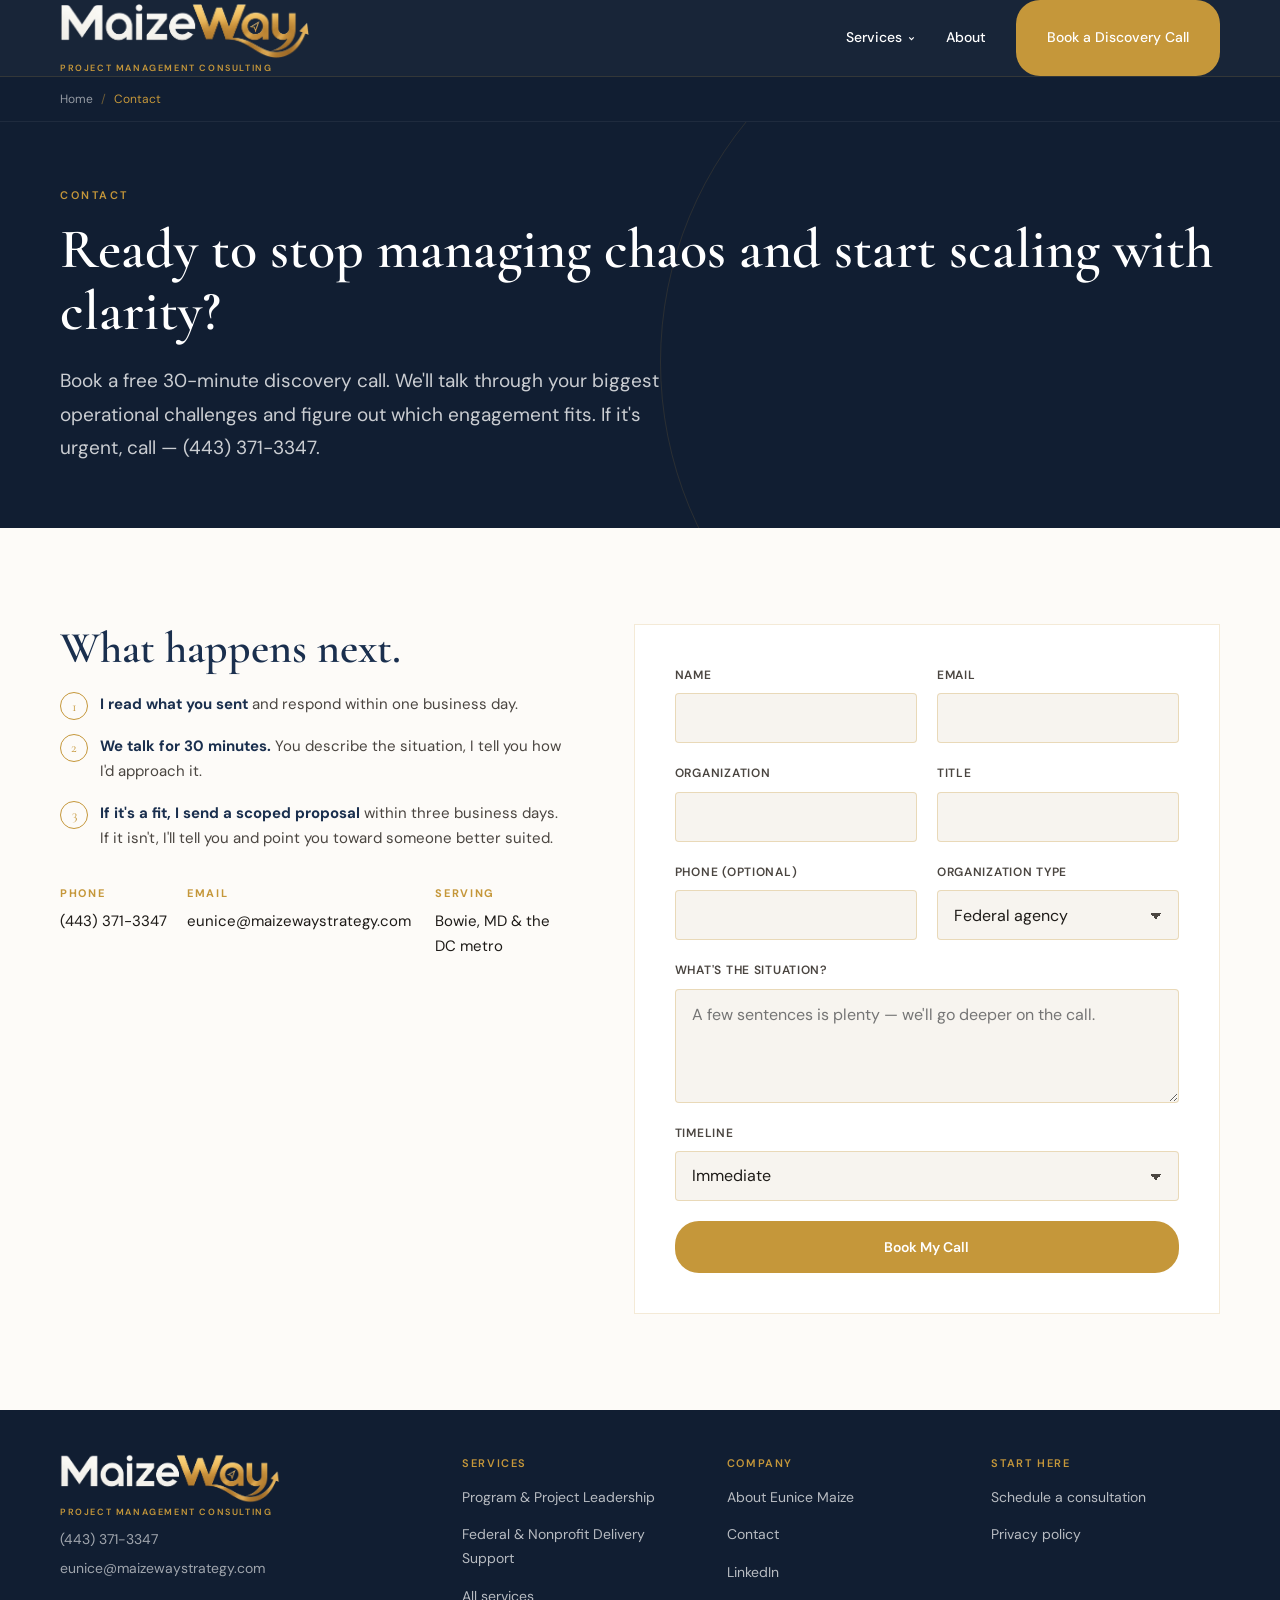
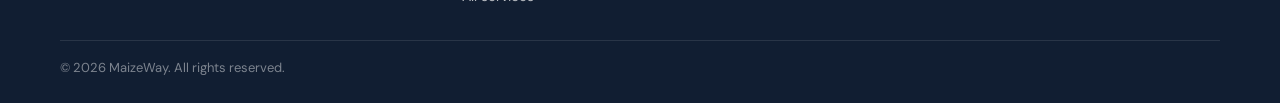
<file: contact.html>
<!doctype html>
<html lang="en">
<head>
<meta charset="utf-8">
<meta name="viewport" content="width=device-width,initial-scale=1">
<title>Book a Free Discovery Call | MaizeWay</title>
<meta name="description" content="Book a free 30-minute discovery call with Eunice Maize. We&#x27;ll talk through your biggest operational challenges and figure out which engagement fits.">
<link rel="canonical" href="https://maizewaystrategy.com/contact.html">
<meta property="og:type" content="website"><meta property="og:site_name" content="MaizeWay"><meta property="og:title" content="Book a Free Discovery Call | MaizeWay"><meta property="og:description" content="Book a free 30-minute discovery call with Eunice Maize. We&#x27;ll talk through your biggest operational challenges and figure out which engagement fits."><meta property="og:url" content="https://maizewaystrategy.com/contact.html"><meta property="og:image" content="https://maizewaystrategy.com/og-image.jpg"><meta name="twitter:card" content="summary_large_image">
<meta name="theme-color" content="#111e32">
<link rel="apple-touch-icon" href="apple-touch-icon.png">
<link rel="icon" href="images/logo-mw-mark.png" type="image/png">
<link rel="preconnect" href="https://fonts.googleapis.com"><link rel="preconnect" href="https://fonts.gstatic.com" crossorigin>
<link rel="preload" as="style" href="https://fonts.googleapis.com/css2?family=Cormorant+Garamond:ital,wght@0,400;0,600;1,400&family=DM+Sans:wght@400;500;600&display=swap">
<link rel="stylesheet" href="https://fonts.googleapis.com/css2?family=Cormorant+Garamond:ital,wght@0,400;0,600;1,400&family=DM+Sans:wght@400;500;600&display=swap" media="print" onload="this.media='all'">
<noscript><link rel="stylesheet" href="https://fonts.googleapis.com/css2?family=Cormorant+Garamond:ital,wght@0,400;0,600;1,400&family=DM+Sans:wght@400;500;600&display=swap"></noscript>
<style>:root{--navy:#1a2f4e;--navy-dark:#111e32;--navy-mid:#243b5e;--gold:#c5973a;--gold-light:#e0af50;--cream:#f7f4ef;--warm-white:#fdfbf8;--text:#1e1b18;--text-mid:#4a4540;--text-light:#7a736b;--slate:#5a6b80;--serif:'Cormorant Garamond',Georgia,serif;--sans:'DM Sans',system-ui,-apple-system,'Segoe UI',sans-serif;--max:1240px}
*{box-sizing:border-box}html{scroll-behavior:smooth}
body{margin:0;background:var(--warm-white);color:var(--text);font-family:var(--sans);line-height:1.7;-webkit-font-smoothing:antialiased}
h1,h2,h3{font-family:var(--serif);font-weight:600;margin:0;line-height:1.1;color:var(--navy)}
h1{font-size:clamp(38px,5.5vw,64px)}h2{font-size:clamp(30px,3.6vw,44px)}h3{font-size:22px}
p{margin:0}a{color:inherit;text-decoration:none}img{max-width:100%;display:block}ul,ol{margin:0;padding:0;list-style:none}
.wrap{max-width:var(--max);margin:0 auto;padding:0 40px}
.vh{position:absolute;left:-9999px;width:1px;height:1px;overflow:hidden}.hp{position:absolute;left:-9999px}
.kicker{font-size:11px;font-weight:600;letter-spacing:2.5px;text-transform:uppercase;color:var(--gold);margin-bottom:14px}
.sec-navy .kicker{color:var(--gold-light)}
.sub,.lede{font-size:17px;line-height:1.75;color:var(--text-mid);max-width:68ch}
.link{color:var(--navy);text-decoration:underline;text-underline-offset:3px}.link:hover{color:var(--gold)}
.fine{font-size:12px;color:#9a5a2a;background:#fdf3e3;padding:2px 6px;border-radius:3px}
.btn{display:inline-flex;align-items:center;justify-content:center;min-height:52px;padding:0 30px;font-weight:600;font-size:14px;border-radius:24px;border:1px solid transparent;cursor:pointer;transition:background .2s,color .2s,border-color .2s;font-family:var(--sans)}
.btn-gold{background:var(--gold);color:#fff}.btn-gold:hover{background:var(--gold-light)}
.btn-line{border-color:rgba(255,255,255,.5);color:#fff}.btn-line:hover{border-color:#fff;background:rgba(255,255,255,.08)}
.btn-dark{border-color:var(--navy);color:var(--navy);border-radius:4px}.btn-dark:hover{background:var(--navy);color:#fff}
.btn-navy{background:var(--navy);color:#fff}.btn-navy:hover{background:var(--navy-mid)}
.more{font-size:13px;font-weight:600;color:var(--navy);display:inline-flex;align-items:center;gap:8px;min-height:44px}.more:hover{color:var(--gold)}
.more svg{width:14px;height:14px}
:focus-visible{outline:2px solid var(--gold);outline-offset:2px}
.skip{position:absolute;left:-9999px;top:8px;background:var(--gold);color:#fff;padding:12px 18px;z-index:300;font-weight:600}.skip:focus{left:16px}
/* nav */
.nav{background:rgba(17,30,50,.97);backdrop-filter:blur(10px);position:sticky;top:0;z-index:50;border-bottom:1px solid rgba(197,151,58,.15)}
.nav .wrap{height:76px;display:flex;align-items:center;justify-content:space-between;gap:24px}
.brand{display:flex;align-items:center;min-width:0;color:#fff}
.brand-lockup{display:flex;flex-direction:column;align-items:flex-start;justify-content:center;gap:3px;line-height:1;min-width:0}
.brand-mark{display:block;position:relative;width:min(250px,44vw);aspect-ratio:1035/240;overflow:hidden;flex:none;clip-path:polygon(0 0,100% 0,100% 100%,75% 100%,75% 75%,0 75%)}
.brand-mark .brand-logo{position:absolute;top:0;left:0;width:100%;height:auto;max-width:none;object-fit:fill;object-position:left top}
.brand-lockup .tagline{font-family:var(--sans);font-size:9px;font-weight:600;letter-spacing:1.6px;text-transform:uppercase;color:var(--gold);white-space:nowrap}
.foot .brand-mark{width:min(220px,70vw)}
.foot .brand-lockup{margin:0 0 8px}
.menu{display:flex;align-items:center;gap:30px;flex:1;justify-content:flex-end}.menu>li{position:relative}
.menu>li>a{font-size:14px;font-weight:500;color:#fff;display:inline-flex;align-items:center;gap:5px;height:76px}
.menu>li>a:hover,.menu>li.open>a{color:var(--gold)}.menu>li.active>a{box-shadow:inset 0 -2px 0 var(--gold)}
.caret{width:9px;height:9px;stroke:currentColor;fill:none;stroke-width:3;transition:transform .2s}.menu>li.open .caret{transform:rotate(180deg)}
.dd{position:absolute;top:76px;left:-24px;min-width:340px;background:#fff;border:1px solid rgba(197,151,58,.2);box-shadow:0 20px 40px rgba(17,30,50,.18);padding:6px 0;display:none;flex-direction:column}
.dd a{padding:11px 22px;color:var(--navy);display:flex;flex-direction:column;gap:2px;font-weight:600;font-size:14px}
.dd a small{font-size:12px;font-weight:400;color:var(--text-light);line-height:1.45}.dd a:hover{background:var(--cream)}
.dd a.all{flex-direction:row;align-items:center;gap:6px;border-top:1px solid var(--cream);margin-top:4px;color:var(--gold);font-size:12px}
.dd a.all svg{width:15px;height:15px;flex:none}
li.open>.dd{display:flex}
.burger{display:none;width:44px;height:44px;background:transparent;border:0;color:#fff;cursor:pointer;align-items:center;justify-content:center}
.mnav{display:none;position:fixed;inset:0;background:var(--navy-dark);color:#fff;z-index:100;padding:0 24px;flex-direction:column;overflow:auto}
.mnav.open{display:flex}
.mnav .top{height:70px;display:flex;align-items:center;justify-content:space-between;border-bottom:1px solid rgba(255,255,255,.1)}
.mnav .top .burger{display:flex}
.mnav nav{display:flex;flex-direction:column;flex:1;padding-top:8px}
.mnav .row{display:flex;justify-content:space-between;align-items:center;padding:18px 0;border:0;border-bottom:1px solid rgba(255,255,255,.1);font-family:var(--serif);font-size:24px;color:#fff;background:none;width:100%;text-align:left;cursor:pointer}
.mnav .row svg{transition:transform .2s}.mnav .row[aria-expanded=true] svg{transform:rotate(180deg)}
.mnav .sub{display:none;flex-direction:column;padding:4px 0 14px 16px}.mnav .sub.open{display:flex}
.mnav .sub a{font-size:16px;color:rgba(255,255,255,.75);padding:12px 0}
.mnav .foot{display:flex;flex-direction:column;gap:16px;padding:24px 0 32px}
.mnav .foot .ln{display:flex;justify-content:space-between;font-size:13px;color:rgba(255,255,255,.6);flex-wrap:wrap;gap:8px}.mnav .foot .ln a{padding:10px 0}
/* crumbs */
.crumbs{background:var(--navy-dark);border-bottom:1px solid rgba(255,255,255,.06)}
.crumbs ol{display:flex;gap:8px;padding:12px 0;font-size:12px;color:rgba(255,255,255,.55);flex-wrap:wrap}
.crumbs li+li::before{content:"/";margin-right:8px;opacity:.5}.crumbs a:hover{color:#fff}.crumbs [aria-current]{color:var(--gold)}
/* sections */
.sec{padding:96px 0}.sec-stone{background:var(--cream)}
.sec-navy{background:var(--navy-dark);color:#fff}.sec-navy h2,.sec-navy h3{color:#fff}.sec-navy .sub{color:rgba(255,255,255,.72)}
.head{display:flex;justify-content:space-between;align-items:flex-end;gap:40px;margin-bottom:48px}.head .t{max-width:700px}.head .sub{margin-top:14px}
.grid{display:grid;gap:24px}.g2{grid-template-columns:repeat(2,minmax(0,1fr))}.g3{grid-template-columns:repeat(3,minmax(0,1fr))}
.card{background:#fff;border:1px solid rgba(197,151,58,.2);border-radius:2px;padding:32px}.card h3{margin-bottom:10px;font-size:19px}.card p{font-size:15px;color:var(--text-mid)}
.link-card{display:flex;flex-direction:column;gap:8px}.link-card:hover{border-color:var(--gold)}.link-card .more{margin-top:auto}
/* hero */
.hero{background:var(--navy-dark);color:#fff;position:relative;overflow:hidden}
.hero .ring{position:absolute;right:-140px;top:-140px;width:760px;height:760px;border-radius:50%;border:1px solid rgba(197,151,58,.14);pointer-events:none}
.hero .wrap{position:relative;padding-top:88px;padding-bottom:88px}
.hero h1{color:#fff}.hero .lede{color:rgba(255,255,255,.78);font-size:19px;max-width:600px;margin-top:22px}
.hero .acts{display:flex;gap:16px;margin-top:32px;flex-wrap:wrap}
.hero .split{display:grid;grid-template-columns:1.05fr .8fr;gap:64px;align-items:center}
.hero .photo{border-radius:4px;overflow:hidden;border:1px solid rgba(197,151,58,.3);max-width:340px;justify-self:end;margin:0}
.hero .photo img{width:100%;height:auto;display:block}
.hero-inner .wrap{padding-top:64px;padding-bottom:64px}.hero-inner h1{font-size:clamp(34px,4.6vw,56px)}
/* proof */
.proof{display:flex;flex-direction:column;gap:40px}
.nums{display:grid;grid-template-columns:repeat(3,minmax(0,1fr));gap:28px}
.stat .n{font-family:var(--serif);font-size:48px;line-height:1;color:var(--navy);font-weight:600}
.stat .l{font-size:13px;color:var(--text-mid);margin-top:8px;max-width:26ch}
.client-line{font-size:16px;color:var(--text-mid);font-style:italic;border-top:1px solid rgba(197,151,58,.25);padding-top:28px}
/* services grid */
.svc{display:grid;grid-template-columns:repeat(3,minmax(0,1fr));gap:24px}
.svc article{background:#fff;border:1px solid rgba(197,151,58,.2);padding:32px;display:flex;flex-direction:column;gap:12px}
.svc h3{font-size:21px}.svc h3 a:hover{color:var(--gold)}.svc .tag{font-style:italic;color:var(--navy);font-size:15px}
.svc p:not(.tag){font-size:14px;color:var(--text-mid);flex:1}
.svcrow{display:grid;grid-template-columns:1.1fr 1fr;gap:64px;align-items:start;padding:56px 0;border-bottom:1px solid rgba(197,151,58,.2)}.svcrow:last-child{border-bottom:0}
.svcrow h2{font-size:30px}.svcrow h2 a:hover{color:var(--gold)}.svcrow .tag{font-style:italic;color:var(--navy);font-size:18px;margin:12px 0}.svcrow .btn{margin-top:20px}
.ticks{display:flex;flex-direction:column;gap:14px}.ticks li{display:flex;gap:12px;font-size:15px;color:var(--text-mid)}
.ticks svg{width:18px;height:18px;flex:none;color:var(--gold);margin-top:4px}.ticks b{color:var(--navy);font-weight:600}
.ticks.card{background:#fff;border:1px solid rgba(197,151,58,.2);border-radius:2px;padding:32px}
.po h2{margin:10px 0 16px}
/* about */
.about{display:grid;grid-template-columns:.85fr 1.15fr;gap:64px;align-items:center}
.about .img{border-radius:4px;overflow:hidden;border:1px solid rgba(197,151,58,.25)}.about .img img{width:100%;height:auto;display:block}
.about .t{display:flex;flex-direction:column;gap:18px}.about .btn{align-self:flex-start;margin-top:6px}
.beliefs{display:flex;flex-direction:column;gap:24px;max-width:760px}
.beliefs blockquote{margin:0;font-family:var(--serif);font-size:24px;font-style:italic;color:var(--navy);border-left:2px solid var(--gold);padding-left:24px;line-height:1.4}
.creds{display:flex;flex-direction:column;gap:16px;max-width:640px}.creds li{font-size:15px;color:var(--text-mid);padding-bottom:14px;border-bottom:1px solid rgba(197,151,58,.2)}.creds b{color:var(--navy)}
/* method */
.steps{display:grid;grid-template-columns:repeat(5,minmax(0,1fr));gap:24px}
.steps li{display:flex;flex-direction:column;gap:8px}.steps .n{font-family:var(--serif);font-size:30px;color:var(--gold);font-weight:600}
.steps h3{font-size:18px;color:#fff}.steps .does{font-size:13px;color:rgba(255,255,255,.75)}
.steps .get{font-size:12px;color:rgba(255,255,255,.9)}.steps .dur{font-size:11px;letter-spacing:.08em;text-transform:uppercase;color:var(--gold-light);margin-top:auto}
.steps.light h3{color:var(--navy)}.steps.light .does{color:var(--text-mid)}.steps.light .get{color:var(--text)}
.method-note{margin-top:36px;font-size:14px;color:rgba(255,255,255,.7);font-style:italic}
.sec:not(.sec-navy) .method-note{color:var(--text-mid)}
/* price */
.price{max-width:760px}.price h2{margin-bottom:16px}
/* cta */
.cta{background:var(--gold)}.cta .wrap{padding-top:72px;padding-bottom:72px;display:flex;justify-content:space-between;align-items:center;gap:48px}
.cta h2{color:#fff;line-height:1.15}.cta p{font-size:16px;color:rgba(255,255,255,.9);margin-top:12px}.cta .fine{background:rgba(255,255,255,.2);color:#fff;margin-top:14px;display:inline-block;padding:6px 10px}.cta .fine a{display:inline-block;padding:6px 0}.cta .t{max-width:620px}
.cta a.link,.cta a[href^=mailto]{color:#fff;text-decoration:underline}
/* contact */
.contact{display:grid;grid-template-columns:1fr 1.15fr;gap:64px;align-items:start}
.next{counter-reset:n;display:flex;flex-direction:column;gap:16px;margin-top:20px}
.next li{counter-increment:n;padding-left:40px;position:relative;font-size:15px;color:var(--text-mid)}
.next li::before{content:counter(n);position:absolute;left:0;top:0;width:26px;height:26px;border:1px solid var(--gold);color:var(--gold);border-radius:50%;display:flex;align-items:center;justify-content:center;font-family:var(--serif);font-size:14px}
.next b{color:var(--navy)}
.cinfo{display:grid;grid-template-columns:auto minmax(0,1.7fr) minmax(0,1fr);gap:20px;margin-top:32px}.cinfo>div{min-width:0}.cinfo b{display:block;font-size:11px;letter-spacing:.15em;text-transform:uppercase;color:var(--gold);margin-bottom:6px}.cinfo p{font-size:15px}.cinfo a[href^=mailto]{overflow-wrap:anywhere}
form.f{background:#fff;border:1px solid rgba(197,151,58,.2);padding:40px;display:grid;grid-template-columns:1fr 1fr;gap:20px}
form.f .full{grid-column:1/-1}
form.f label{display:flex;flex-direction:column;gap:8px;font-size:12px;font-weight:600;letter-spacing:.06em;text-transform:uppercase;color:var(--text-mid)}
form.f input,form.f select,form.f textarea{min-height:50px;padding:0 16px;border:1px solid rgba(197,151,58,.3);background:var(--cream);font-family:inherit;font-size:16px;color:var(--text);width:100%;border-radius:4px}
form.f textarea{padding:14px 16px;resize:vertical}
form.f select{appearance:none;background-image:linear-gradient(45deg,transparent 50%,var(--text-mid) 50%),linear-gradient(135deg,var(--text-mid) 50%,transparent 50%);background-position:calc(100% - 22px) 22px,calc(100% - 16px) 22px;background-size:6px 6px;background-repeat:no-repeat}
form.f input:focus,form.f textarea:focus,form.f select:focus{outline:2px solid var(--gold);border-color:var(--gold)}
form.f input[aria-invalid=true],form.f textarea[aria-invalid=true]{border-color:#b4463c}
.err{display:none;font-size:14px;padding:12px 14px;background:#f7e5e1;color:#7a2e22;border-radius:4px}.err.on{display:block}
.ok{font-size:14px;padding:12px 14px;background:#e8f1e4;color:#2c5a2e;border-radius:4px}
.prose{max-width:760px}.prose h1{margin-bottom:16px}.prose h2{font-size:26px;margin:32px 0 10px}.prose p{color:var(--text-mid);margin-bottom:12px}
/* footer */
.foot{background:var(--navy-dark);color:#fff}.foot .wrap{padding-top:44px;padding-bottom:24px}
.fcols{display:grid;grid-template-columns:1.6fr 1fr 1fr 1fr;gap:36px}.fcols ul{display:flex;flex-direction:column}
.fcols li a{font-size:14px;color:rgba(255,255,255,.7);padding:7px 0;display:inline-block}.fcols li a:hover{color:#fff}
.fh{font-size:11px;font-weight:600;letter-spacing:.15em;text-transform:uppercase;color:var(--gold);margin-bottom:6px}
.fb{font-family:var(--serif);font-size:24px;font-weight:600;color:#fff;margin-bottom:0}
.fa{font-size:14px;line-height:1.5;color:rgba(255,255,255,.6);font-style:normal;margin:0}.fa a{padding:4px 0;display:inline-block;max-width:100%}.fa a:hover{color:#fff}.fa a[href^=mailto],.mnav .foot .ln a[href^=mailto],.cta .fine a[href^=mailto]{overflow-wrap:anywhere}.mnav .foot .ln a[href^=mailto]{min-width:0}
.legal{font-size:13px;color:rgba(255,255,255,.45);padding-top:16px;margin-top:24px;border-top:1px solid rgba(255,255,255,.1)}
/* sticky bar */
.stickybar{display:none;position:fixed;left:0;right:0;bottom:0;z-index:40;padding:10px 16px calc(10px + env(safe-area-inset-bottom));background:var(--navy-dark);border-top:1px solid rgba(197,151,58,.2);gap:10px;transform:translateY(110%);transition:transform .25s}
.stickybar.on{transform:none}.stickybar .btn{flex:1;min-height:46px;padding:0 16px}.stickybar .btn-line{flex:0 0 auto}
@media(prefers-reduced-motion:reduce){html{scroll-behavior:auto}*{transition:none!important}}
@media(max-width:1100px){
 .menu{gap:22px}.hero .split{grid-template-columns:1fr;justify-items:center;text-align:center}.hero .photo{max-width:280px;justify-self:center}.hero .acts{justify-content:center}.hero .copy{align-items:center}.hero-proof{justify-content:center}
 .proof,.about,.svcrow,.contact,.po{grid-template-columns:1fr}.about .img{max-width:340px;order:-1}
 .svc{grid-template-columns:1fr}.steps{grid-template-columns:repeat(2,minmax(0,1fr))}.fcols{grid-template-columns:1fr 1fr}
 .nav .brand-mark{width:min(230px,40vw)}
}
@media(max-width:820px){
 .wrap{padding:0 22px}.menu{display:none}.burger{display:flex}
 .nav .brand-mark,.mnav .brand-mark{width:min(200px,58vw)}
 .nav .brand-lockup .tagline,.mnav .brand-lockup .tagline{font-size:8px;letter-spacing:1.15px}
 .foot .brand-mark{width:min(200px,70vw)}
 .sec{padding:64px 0}.hero .wrap{padding-top:52px;padding-bottom:52px}.hero .lede{font-size:17px}
 .head{flex-direction:column;align-items:flex-start;gap:16px;margin-bottom:32px}
 .g2,.g3,.nums,.steps,.cinfo{grid-template-columns:1fr}
 .cta .wrap{flex-direction:column;align-items:flex-start;padding-top:56px;padding-bottom:56px}
 .fcols{grid-template-columns:1fr}
 form.f{grid-template-columns:1fr;padding:24px}.hero .acts{flex-direction:column}
 .btn{width:100%}.menu .cta,.stickybar .btn{width:auto}.card{padding:26px}
 .stickybar{display:flex}
}

/* packages */
.pkg-group{margin-bottom:48px}.pkg-group:last-child{margin-bottom:0}
.pkg-group-h{font-size:13px;font-weight:600;letter-spacing:.08em;text-transform:uppercase;color:var(--text-light);margin-bottom:18px}
.pkg-group-h a:hover{color:var(--gold)}
.pkgs{align-items:stretch}
.pkg{background:#fff;border:1px solid rgba(197,151,58,.25);border-radius:2px;padding:32px;display:flex;flex-direction:column;gap:14px}
.pkg-kicker{font-size:11px;font-weight:600;letter-spacing:.15em;text-transform:uppercase;color:var(--gold)}
.pkg h3{font-size:22px}.pkg h3 a{display:inline-block;padding:2px 0}
.pkg-desc{font-size:14px;color:var(--text-mid);line-height:1.65}
.pkg .ticks{gap:10px;margin-top:4px}.pkg .ticks li{font-size:13px}
.pkg-foot{margin-top:auto;padding-top:16px;border-top:1px solid var(--cream);display:flex;flex-direction:column;gap:10px}
.pkg-price{font-size:14px;font-weight:600;color:var(--navy);letter-spacing:.02em;margin:0}
.pkg-bestfor{font-size:12px;font-style:italic;color:var(--text-light)}
@media(max-width:1100px){.pkgs.g3{grid-template-columns:1fr 1fr}}
@media(max-width:820px){.pkgs.g3,.pkgs.g2{grid-template-columns:1fr}}
.lede.quote{font-family:var(--serif);font-style:italic;font-size:22px;color:var(--gold-light);max-width:520px}
.pkgteaser{display:grid;grid-template-columns:repeat(3,minmax(0,1fr));gap:24px}
.pkgteaser article{background:#fff;border:1px solid rgba(197,151,58,.2);padding:28px;display:flex;flex-direction:column;gap:10px}
.pkgteaser .n{font-family:var(--serif);font-size:14px;color:var(--gold);letter-spacing:.1em}
.pkgteaser h3{font-size:19px}.pkgteaser h3 a{display:inline-block;padding:2px 0}.pkgteaser h3 a:hover{color:var(--gold)}
.pkgteaser .tag{font-size:12px;font-weight:600;letter-spacing:.08em;text-transform:uppercase;color:var(--text-light);font-style:normal}
.pkgteaser p:not(.tag):not(.n){font-size:14px;color:var(--text-mid);flex:1}
@media(max-width:1100px){.pkgteaser{grid-template-columns:1fr 1fr}}
@media(max-width:820px){.pkgteaser{grid-template-columns:1fr}}
</style>
<script type="application/ld+json">{"@context": "https://schema.org", "@graph": [{"@type": "ProfessionalService", "@id": "https://maizewaystrategy.com/#org", "name": "MaizeWay", "url": "https://maizewaystrategy.com/", "telephone": "+14433713347", "email": "eunice@maizewaystrategy.com", "address": {"@type": "PostalAddress", "addressLocality": "Bowie", "addressRegion": "MD", "addressCountry": "US"}, "areaServed": "Bowie, MD & the DC metro", "founder": {"@id": "https://maizewaystrategy.com/#founder"}, "description": "Operational and project management consulting for federal, nonprofit, and private-sector organizations."}, {"@type": "Person", "@id": "https://maizewaystrategy.com/#founder", "name": "Eunice Maize", "jobTitle": "PMP, Business Solutions Architect", "worksFor": {"@id": "https://maizewaystrategy.com/#org"}, "url": "https://maizewaystrategy.com/about.html", "hasCredential": {"@type": "EducationalOccupationalCredential", "name": "Project Management Professional (PMP)"}}, {"@type": "WebSite", "@id": "https://maizewaystrategy.com/#site", "url": "https://maizewaystrategy.com/", "name": "MaizeWay", "publisher": {"@id": "https://maizewaystrategy.com/#org"}}, {"@type": "BreadcrumbList", "itemListElement": [{"@type": "ListItem", "position": 1, "name": "Home", "item": "https://maizewaystrategy.com/index.html"}, {"@type": "ListItem", "position": 2, "name": "Contact", "item": "https://maizewaystrategy.com/contact.html"}]}]}</script>
</head>
<body>

<a class="skip" href="#main">Skip to content</a>
<header class="nav" id="nav"><div class="wrap">
 <a class="brand" href="index.html" aria-label="MaizeWay, project management consulting"><span class="brand-lockup"><span class="brand-mark"><img class="brand-logo" src="images/logo-maizeway-capital.png" alt="" width="1035" height="231"></span><span class="tagline">PROJECT MANAGEMENT CONSULTING</span></span></a>
 <nav aria-label="Primary"><ul class="menu">
  <li><a href="services.html" aria-haspopup="true" aria-expanded="false">Services <svg class="caret" aria-hidden="true" viewBox="0 0 24 24"><path d="M6 9l6 6 6-6"/></svg></a><div class="dd" role="menu"><a href="program-project-leadership.html" role="menuitem">Program & Project Leadership<small>I own the structure, drive the execution, and leave the operating documentation behind.</small></a><a href="federal-nonprofit-delivery.html" role="menuitem">Federal & Nonprofit Delivery Support<small>Portfolio management, acquisition planning support, federal reporting, and audit-ready SOPs.</small></a><a href="services.html" role="menuitem" class="all">All services <svg aria-hidden="true" width="15" height="15" viewBox="0 0 24 24" fill="none" stroke="currentColor" stroke-width="2"><path d="M5 12h14M13 6l6 6-6 6"/></svg></a></div></li>
  <li><a href="about.html">About</a></li>
  <li><a class="btn btn-gold cta" href="contact.html" data-track="nav_cta">Book a Discovery Call</a></li>
 </ul></nav>
 <button class="burger" id="burger" aria-label="Open menu" aria-expanded="false" aria-controls="mnav"><svg aria-hidden="true" width="24" height="24" viewBox="0 0 24 24" fill="none" stroke="currentColor" stroke-width="2"><path d="M4 7h16M4 12h16M4 17h16"/></svg></button>
</div></header>
<div class="mnav" id="mnav" role="dialog" aria-modal="true" aria-label="Menu" aria-hidden="true">
 <div class="top"><a class="brand" href="index.html" aria-label="MaizeWay, project management consulting"><span class="brand-lockup"><span class="brand-mark"><img class="brand-logo" src="images/logo-maizeway-capital.png" alt="" width="1035" height="231"></span><span class="tagline">PROJECT MANAGEMENT CONSULTING</span></span></a><button class="burger" id="mclose" aria-label="Close menu"><svg aria-hidden="true" width="22" height="22" viewBox="0 0 24 24" fill="none" stroke="currentColor" stroke-width="2"><path d="M6 6l12 12M18 6L6 18"/></svg></button></div>
 <nav aria-label="Mobile">
  <button class="row" data-acc aria-expanded="false" aria-controls="msub"><span>Services</span><svg aria-hidden="true" width="16" height="16" viewBox="0 0 24 24" fill="none" stroke="currentColor" stroke-width="2.5"><path d="M6 9l6 6 6-6"/></svg></button>
  <div class="sub" id="msub"><a href="program-project-leadership.html">Program & Project Leadership</a><a href="federal-nonprofit-delivery.html">Federal & Nonprofit Delivery Support</a><a href="services.html">All services</a></div>
  <a class="row" href="about.html">About</a>
  <a class="row" href="contact.html">Contact</a>
 </nav>
 <div class="foot"><a class="btn btn-gold" href="contact.html">Book a Discovery Call</a><div class="ln"><a href="tel:+14433713347">(443) 371-3347</a><a href="mailto:eunice@maizewaystrategy.com">eunice@maizewaystrategy.com</a></div></div>
</div>

<main id="main" tabindex="-1">

<nav class="crumbs" aria-label="Breadcrumb"><div class="wrap"><ol><li><a href="index.html">Home</a></li><li aria-current="page">Contact</li></ol></div></nav>
<section class="hero hero-inner"><div class="ring r1" aria-hidden="true"></div><div class="wrap"><p class="kicker">Contact</p><h1>Ready to stop managing chaos and start scaling with clarity?</h1><p class="lede">Book a free 30-minute discovery call. We'll talk through your biggest operational challenges and figure out which engagement fits. If it's urgent, call — (443) 371-3347.</p></div></section>
<section class="sec"><div class="wrap contact">
 <div><h2>What happens next.</h2>
  <ol class="next"><li><b>I read what you sent</b> and respond within one business day.</li><li><b>We talk for 30 minutes.</b> You describe the situation, I tell you how I'd approach it.</li><li><b>If it's a fit, I send a scoped proposal</b> within three business days. If it isn't, I'll tell you and point you toward someone better suited.</li></ol>
  <div class="cinfo"><div><b>Phone</b><p><a href="tel:+14433713347">(443) 371-3347</a></p></div><div><b>Email</b><p><a href="mailto:eunice@maizewaystrategy.com">eunice@maizewaystrategy.com</a></p></div><div><b>Serving</b><p>Bowie, MD & the DC metro</p></div></div></div>
 <form class="f" id="cform" data-form action="https://formsubmit.co/eunice@maizewaystrategy.com" method="POST" novalidate>
  <input type="hidden" name="_subject" value="New consultation request — MaizeWay website"><input type="hidden" name="_captcha" value="true"><input type="hidden" name="_template" value="table"><input type="hidden" name="_next" value="https://maizewaystrategy.com/thank-you.html"><input type="text" name="_honey" class="hp" tabindex="-1" autocomplete="off">
  <label>Name<input name="Name" autocomplete="name" required></label>
  <label>Email<input name="email" type="email" autocomplete="email" required></label>
  <label>Organization<input name="Organization" autocomplete="organization" required></label>
  <label>Title<input name="Title" autocomplete="organization-title" required></label>
  <label>Phone (optional)<input name="Phone" type="tel" autocomplete="tel"></label>
  <label>Organization type<select name="Organization Type"><option>Federal agency</option><option>Federal contractor</option><option>Nonprofit</option><option>Private company</option><option>Other</option></select></label>
  <label class="full">What's the situation?<textarea name="Message" rows="4" required placeholder="A few sentences is plenty — we'll go deeper on the call."></textarea></label>
  <label class="full">Timeline<select name="Timeline"><option>Immediate</option><option>Within 30 days</option><option>This quarter</option><option>Exploring</option></select></label>
  <p class="err full" role="alert"></p>
  <button class="btn btn-gold full" type="submit">Book My Call</button>
 </form>
</div></section>

</main>

<footer class="foot"><div class="wrap">
 <div class="fcols">
  <div class="col"><p class="fb"><span class="brand-lockup"><span class="brand-mark"><img class="brand-logo" src="images/logo-maizeway-capital.png" alt="MaizeWay" width="1035" height="231"></span><span class="tagline">PROJECT MANAGEMENT CONSULTING</span></span></p><address class="fa"><a href="tel:+14433713347">(443) 371-3347</a><br><a href="mailto:eunice@maizewaystrategy.com">eunice@maizewaystrategy.com</a></address></div>
  <div class="col"><p class="fh">Services</p><ul><li><a href="program-project-leadership.html">Program & Project Leadership</a></li><li><a href="federal-nonprofit-delivery.html">Federal & Nonprofit Delivery Support</a></li><li><a href="services.html">All services</a></li></ul></div>
  <div class="col"><p class="fh">Company</p><ul><li><a href="about.html">About Eunice Maize</a></li><li><a href="contact.html">Contact</a></li><li><a href="https://linkedin.com/in/eunicemaize" rel="noopener" target="_blank">LinkedIn</a></li></ul></div>
  <div class="col"><p class="fh">Start here</p><ul><li><a href="contact.html">Schedule a consultation</a></li><li><a href="privacy.html">Privacy policy</a></li></ul></div>
 </div>
 <div class="legal"><p>© <span id="yr"></span> MaizeWay. All rights reserved.</p></div>
</div></footer>
<div class="stickybar" id="stickybar" aria-hidden="true"><a class="btn btn-gold" href="contact.html" data-track="sticky_cta">Book a Discovery Call</a><a class="btn btn-line" href="tel:+14433713347">Call</a></div>

<script defer>(function(){
'use strict';
var $=function(s,c){return (c||document).querySelector(s)},$$=function(s,c){return Array.prototype.slice.call((c||document).querySelectorAll(s))};
var yr=$('#yr'); if(yr) yr.textContent=new Date().getFullYear();
var items=$$('.menu>li'); function closeAll(){items.forEach(function(i){i.classList.remove('open');var a=$('a[aria-haspopup]',i);if(a)a.setAttribute('aria-expanded','false');});}
items.forEach(function(li){var dd=$('.dd',li);if(!dd)return;var a=$('a',li);
 function open(){closeAll();li.classList.add('open');a.setAttribute('aria-expanded','true');}
 li.addEventListener('mouseenter',open); li.addEventListener('focusin',open);
 a.addEventListener('click',function(e){if(window.matchMedia('(hover:none)').matches){e.preventDefault();var was=li.classList.contains('open');closeAll();if(!was)open();}});
});
var nav=$('#nav'); if(nav){nav.addEventListener('mouseleave',closeAll);nav.addEventListener('focusout',function(e){if(!nav.contains(e.relatedTarget))closeAll();});}
var mnav=$('#mnav'),burger=$('#burger'),mclose=$('#mclose'),lastFocus;
function trap(e){if(e.key!=='Tab')return;var f=$$('a,button,input,[tabindex]:not([tabindex="-1"])',mnav).filter(function(x){return x.offsetParent!==null});if(!f.length)return;var first=f[0],last=f[f.length-1];if(e.shiftKey&&document.activeElement===first){e.preventDefault();last.focus();}else if(!e.shiftKey&&document.activeElement===last){e.preventDefault();first.focus();}}
function openMobile(){lastFocus=document.activeElement;mnav.classList.add('open');mnav.setAttribute('aria-hidden','false');burger.setAttribute('aria-expanded','true');document.body.style.overflow='hidden';mclose.focus();document.addEventListener('keydown',trap);}
function closeMobile(){if(!mnav.classList.contains('open'))return;mnav.classList.remove('open');mnav.setAttribute('aria-hidden','true');burger.setAttribute('aria-expanded','false');document.body.style.overflow='';document.removeEventListener('keydown',trap);if(lastFocus)lastFocus.focus();}
if(burger){burger.addEventListener('click',openMobile);mclose.addEventListener('click',closeMobile);}
$$('[data-acc]').forEach(function(b){b.addEventListener('click',function(){var s=b.nextElementSibling,o=s.classList.toggle('open');b.setAttribute('aria-expanded',o);});});
document.addEventListener('keydown',function(e){if(e.key==='Escape'){closeAll();closeMobile();}});
var bar=$('#stickybar'),hero=$('.hero');
if(bar&&hero&&'IntersectionObserver' in window){new IntersectionObserver(function(en){var on=!en[0].isIntersecting;bar.classList.toggle('on',on);bar.setAttribute('aria-hidden',!on);},{threshold:0}).observe(hero);}
$$('form[data-form]').forEach(function(f){
 var err=$('.err',f);
 function invalid(el,msg){el.setAttribute('aria-invalid','true');if(err){err.textContent=msg;err.classList.add('on');}}
 f.addEventListener('submit',function(e){e.preventDefault();
  $$('[aria-invalid]',f).forEach(function(x){x.removeAttribute('aria-invalid')});if(err){err.classList.remove('on');err.textContent='';}
  var bad=$$('[required]',f).filter(function(x){return !x.value.trim()});
  var em=$('[type=email]',f); if(em&&em.value&&!/^[^\s@]+@[^\s@]+\.[^\s@]+$/.test(em.value))bad.unshift(em);
  if(bad.length){invalid(bad[0],bad[0].type==='email'?'Please enter a valid email address.':'Please fill in the highlighted field.');bad[0].focus();return;}
  var btn=$('button[type=submit]',f),txt=btn.textContent;btn.disabled=true;btn.textContent='Sending…';
  fetch(f.action.replace('formsubmit.co/','formsubmit.co/ajax/'),{method:'POST',headers:{'Accept':'application/json'},body:new FormData(f)})
   .then(function(r){if(!r.ok)throw 0;var nx=$('[name=_next]',f);if(nx&&nx.value&&nx.value.indexOf('[')<0){location.href=nx.value;return;}f.innerHTML='<p class="ok full">Thank you — your request is in. I will reply within one business day.</p>';})
   .catch(function(){btn.disabled=false;btn.textContent=txt;f.submit();});
 });
});
document.addEventListener('click',function(e){var t=e.target.closest('[data-track]');if(t&&window.gtag)gtag('event','cta_click',{label:t.getAttribute('data-track')});});
})();
</script>
</body>
</html>
</file>
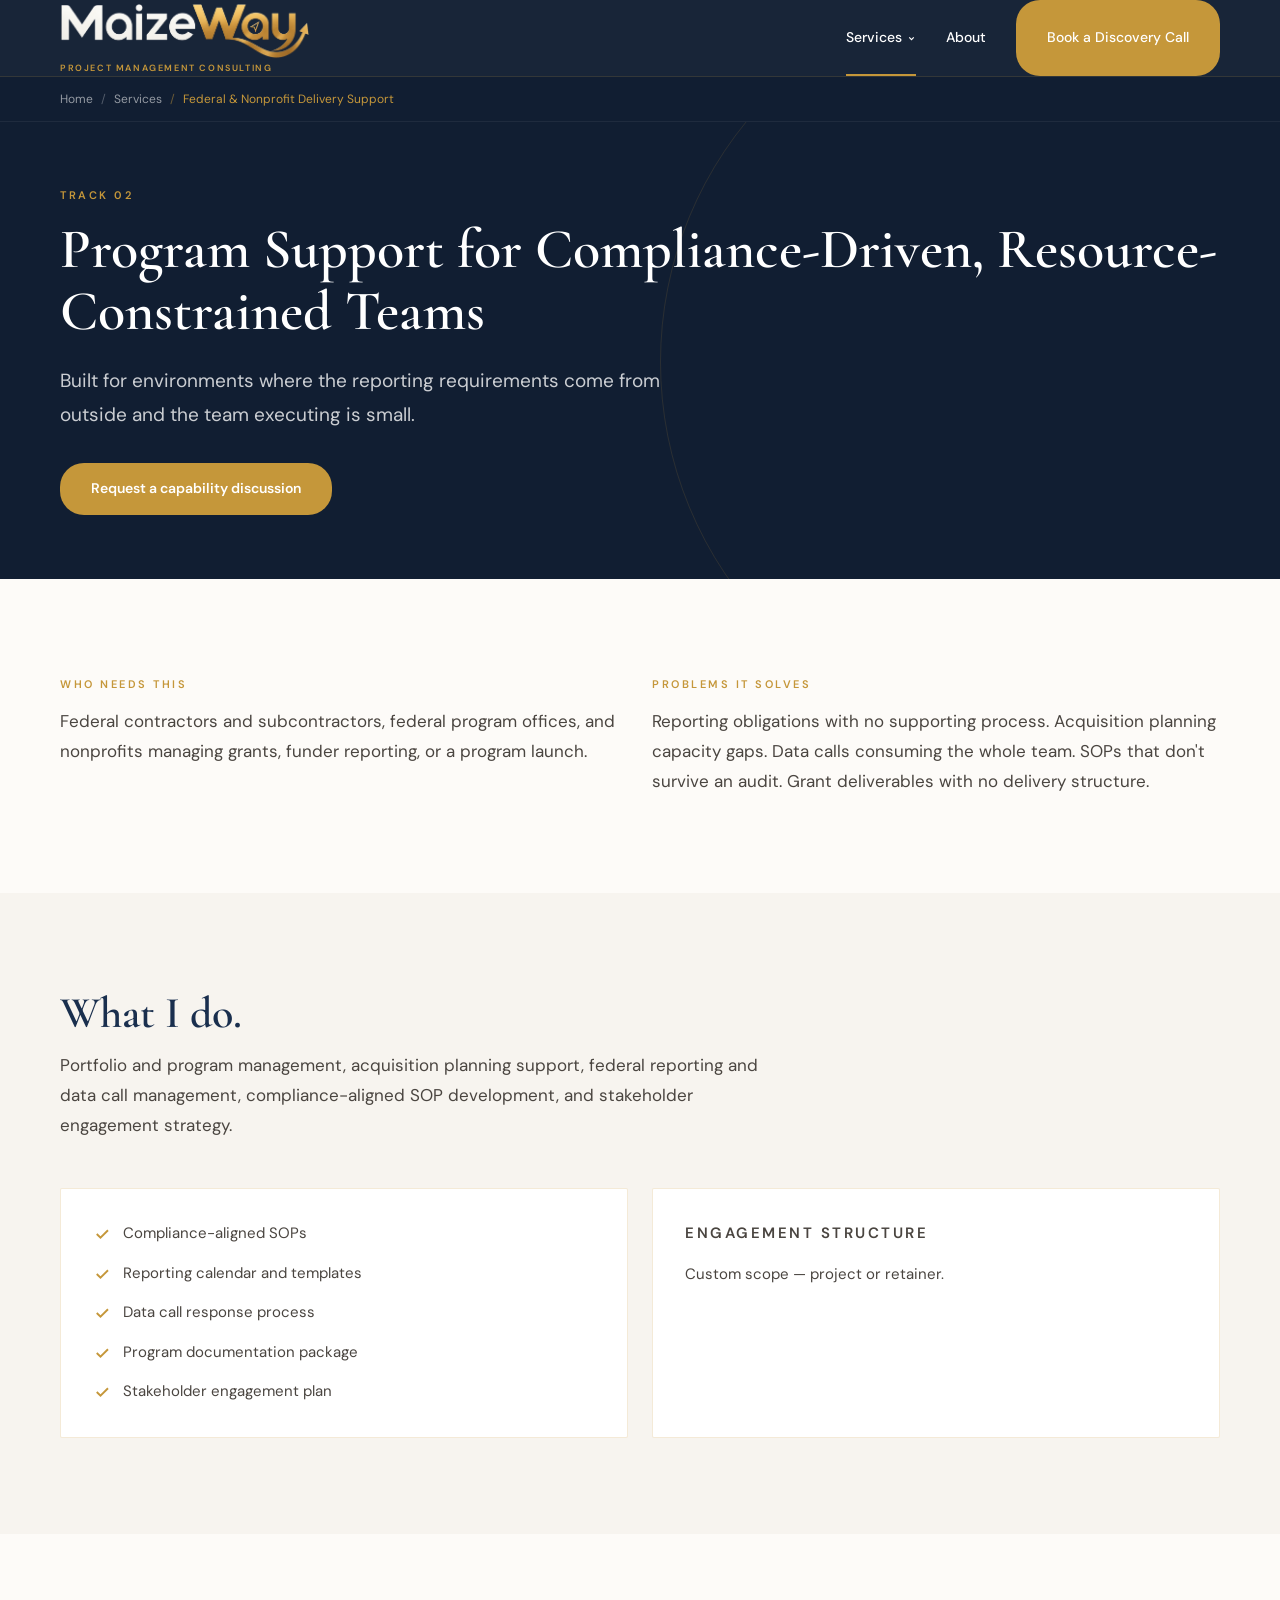
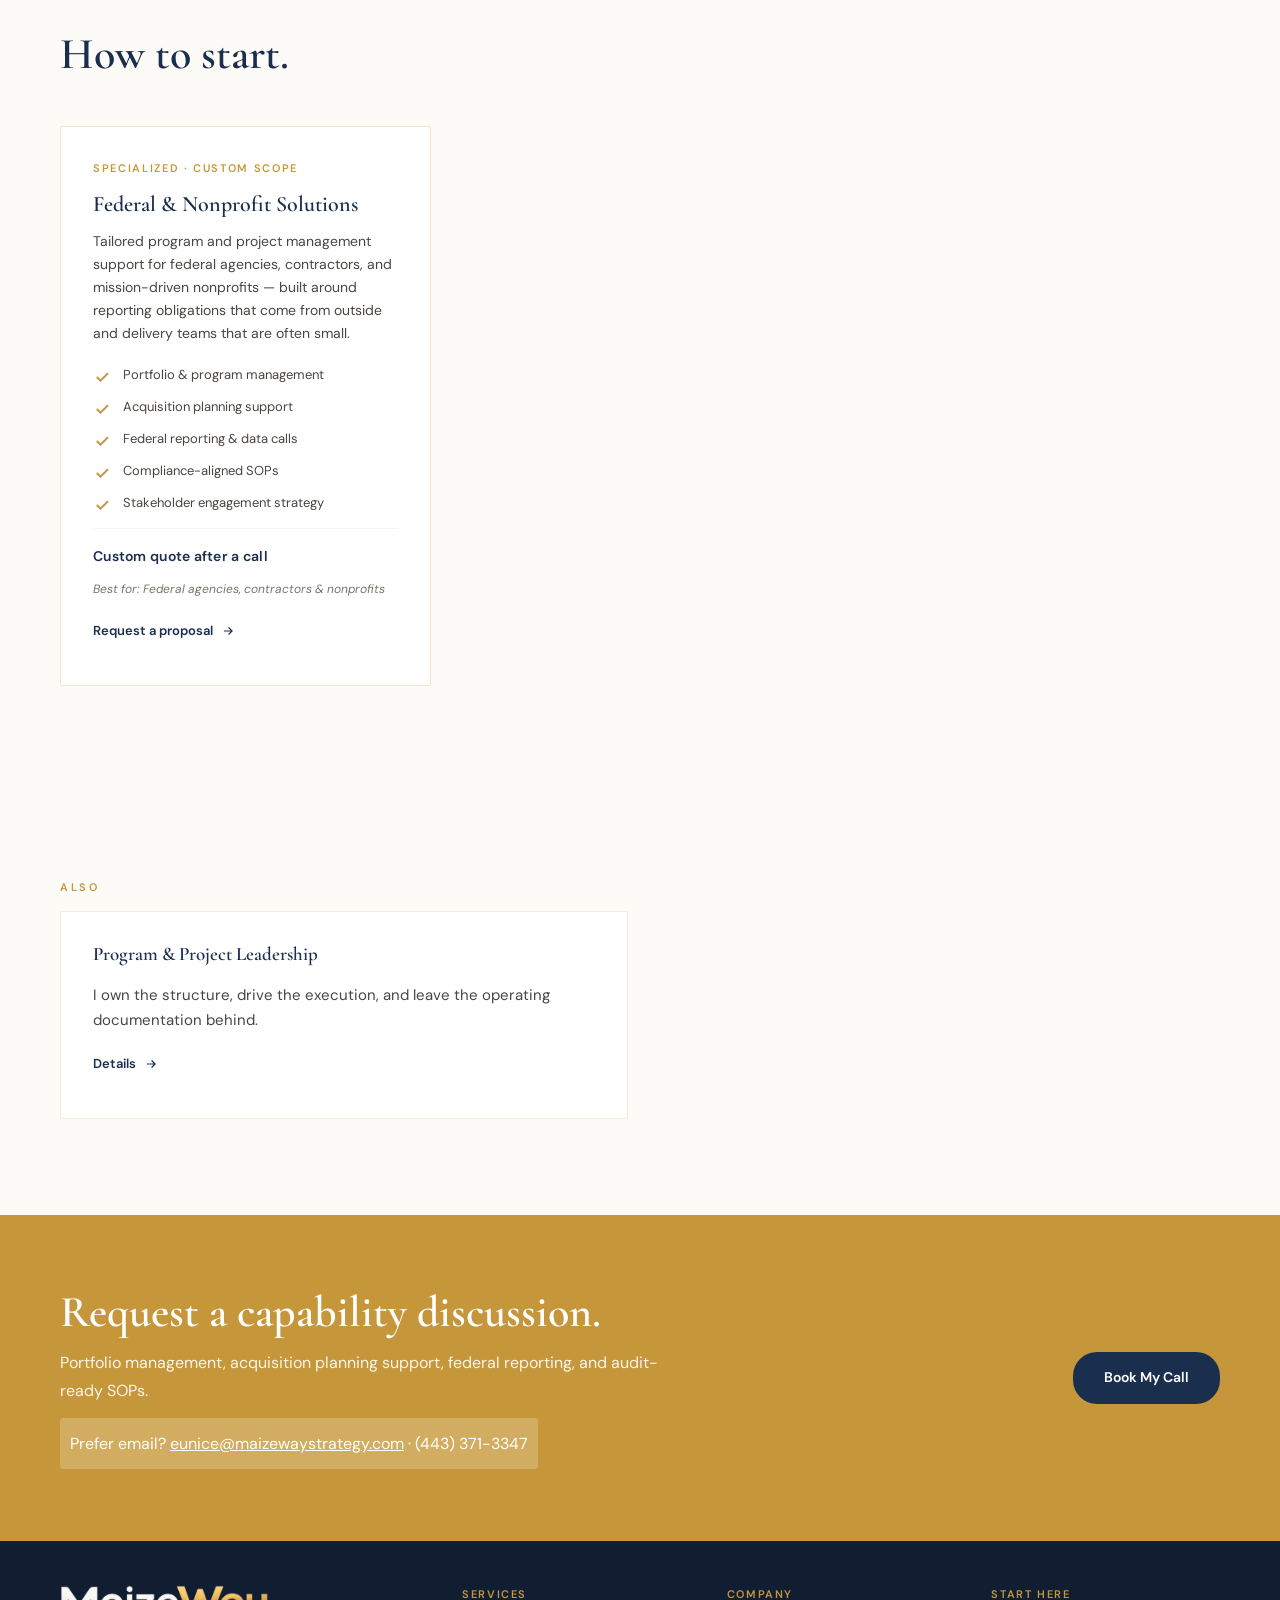
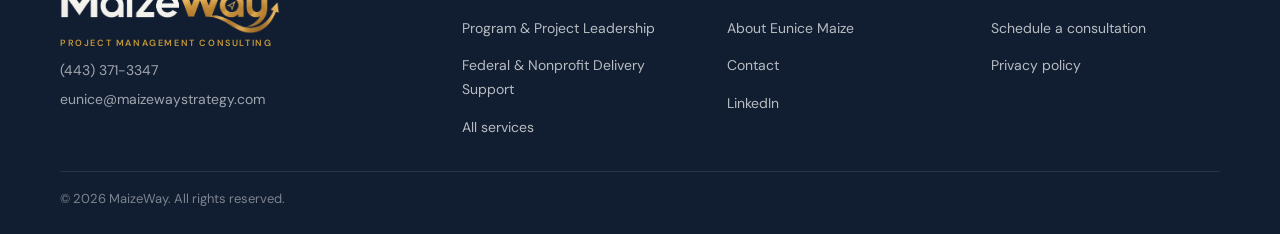
<file: federal-nonprofit-delivery.html>
<!doctype html>
<html lang="en">
<head>
<meta charset="utf-8">
<meta name="viewport" content="width=device-width,initial-scale=1">
<title>Program Support for Compliance-Driven, Resource-Constrained Teams | MaizeWay</title>
<meta name="description" content="Portfolio management, acquisition planning support, federal reporting, and audit-ready SOPs.">
<link rel="canonical" href="https://maizewaystrategy.com/federal-nonprofit-delivery.html">
<meta property="og:type" content="website"><meta property="og:site_name" content="MaizeWay"><meta property="og:title" content="Program Support for Compliance-Driven, Resource-Constrained Teams | MaizeWay"><meta property="og:description" content="Portfolio management, acquisition planning support, federal reporting, and audit-ready SOPs."><meta property="og:url" content="https://maizewaystrategy.com/federal-nonprofit-delivery.html"><meta property="og:image" content="https://maizewaystrategy.com/og-image.jpg"><meta name="twitter:card" content="summary_large_image">
<meta name="theme-color" content="#111e32">
<link rel="apple-touch-icon" href="apple-touch-icon.png">
<link rel="icon" href="images/logo-mw-mark.png" type="image/png">
<link rel="preconnect" href="https://fonts.googleapis.com"><link rel="preconnect" href="https://fonts.gstatic.com" crossorigin>
<link rel="preload" as="style" href="https://fonts.googleapis.com/css2?family=Cormorant+Garamond:ital,wght@0,400;0,600;1,400&family=DM+Sans:wght@400;500;600&display=swap">
<link rel="stylesheet" href="https://fonts.googleapis.com/css2?family=Cormorant+Garamond:ital,wght@0,400;0,600;1,400&family=DM+Sans:wght@400;500;600&display=swap" media="print" onload="this.media='all'">
<noscript><link rel="stylesheet" href="https://fonts.googleapis.com/css2?family=Cormorant+Garamond:ital,wght@0,400;0,600;1,400&family=DM+Sans:wght@400;500;600&display=swap"></noscript>
<style>:root{--navy:#1a2f4e;--navy-dark:#111e32;--navy-mid:#243b5e;--gold:#c5973a;--gold-light:#e0af50;--cream:#f7f4ef;--warm-white:#fdfbf8;--text:#1e1b18;--text-mid:#4a4540;--text-light:#7a736b;--slate:#5a6b80;--serif:'Cormorant Garamond',Georgia,serif;--sans:'DM Sans',system-ui,-apple-system,'Segoe UI',sans-serif;--max:1240px}
*{box-sizing:border-box}html{scroll-behavior:smooth}
body{margin:0;background:var(--warm-white);color:var(--text);font-family:var(--sans);line-height:1.7;-webkit-font-smoothing:antialiased}
h1,h2,h3{font-family:var(--serif);font-weight:600;margin:0;line-height:1.1;color:var(--navy)}
h1{font-size:clamp(38px,5.5vw,64px)}h2{font-size:clamp(30px,3.6vw,44px)}h3{font-size:22px}
p{margin:0}a{color:inherit;text-decoration:none}img{max-width:100%;display:block}ul,ol{margin:0;padding:0;list-style:none}
.wrap{max-width:var(--max);margin:0 auto;padding:0 40px}
.vh{position:absolute;left:-9999px;width:1px;height:1px;overflow:hidden}.hp{position:absolute;left:-9999px}
.kicker{font-size:11px;font-weight:600;letter-spacing:2.5px;text-transform:uppercase;color:var(--gold);margin-bottom:14px}
.sec-navy .kicker{color:var(--gold-light)}
.sub,.lede{font-size:17px;line-height:1.75;color:var(--text-mid);max-width:68ch}
.link{color:var(--navy);text-decoration:underline;text-underline-offset:3px}.link:hover{color:var(--gold)}
.fine{font-size:12px;color:#9a5a2a;background:#fdf3e3;padding:2px 6px;border-radius:3px}
.btn{display:inline-flex;align-items:center;justify-content:center;min-height:52px;padding:0 30px;font-weight:600;font-size:14px;border-radius:24px;border:1px solid transparent;cursor:pointer;transition:background .2s,color .2s,border-color .2s;font-family:var(--sans)}
.btn-gold{background:var(--gold);color:#fff}.btn-gold:hover{background:var(--gold-light)}
.btn-line{border-color:rgba(255,255,255,.5);color:#fff}.btn-line:hover{border-color:#fff;background:rgba(255,255,255,.08)}
.btn-dark{border-color:var(--navy);color:var(--navy);border-radius:4px}.btn-dark:hover{background:var(--navy);color:#fff}
.btn-navy{background:var(--navy);color:#fff}.btn-navy:hover{background:var(--navy-mid)}
.more{font-size:13px;font-weight:600;color:var(--navy);display:inline-flex;align-items:center;gap:8px;min-height:44px}.more:hover{color:var(--gold)}
.more svg{width:14px;height:14px}
:focus-visible{outline:2px solid var(--gold);outline-offset:2px}
.skip{position:absolute;left:-9999px;top:8px;background:var(--gold);color:#fff;padding:12px 18px;z-index:300;font-weight:600}.skip:focus{left:16px}
/* nav */
.nav{background:rgba(17,30,50,.97);backdrop-filter:blur(10px);position:sticky;top:0;z-index:50;border-bottom:1px solid rgba(197,151,58,.15)}
.nav .wrap{height:76px;display:flex;align-items:center;justify-content:space-between;gap:24px}
.brand{display:flex;align-items:center;min-width:0;color:#fff}
.brand-lockup{display:flex;flex-direction:column;align-items:flex-start;justify-content:center;gap:3px;line-height:1;min-width:0}
.brand-mark{display:block;position:relative;width:min(250px,44vw);aspect-ratio:1035/240;overflow:hidden;flex:none;clip-path:polygon(0 0,100% 0,100% 100%,75% 100%,75% 75%,0 75%)}
.brand-mark .brand-logo{position:absolute;top:0;left:0;width:100%;height:auto;max-width:none;object-fit:fill;object-position:left top}
.brand-lockup .tagline{font-family:var(--sans);font-size:9px;font-weight:600;letter-spacing:1.6px;text-transform:uppercase;color:var(--gold);white-space:nowrap}
.foot .brand-mark{width:min(220px,70vw)}
.foot .brand-lockup{margin:0 0 8px}
.menu{display:flex;align-items:center;gap:30px;flex:1;justify-content:flex-end}.menu>li{position:relative}
.menu>li>a{font-size:14px;font-weight:500;color:#fff;display:inline-flex;align-items:center;gap:5px;height:76px}
.menu>li>a:hover,.menu>li.open>a{color:var(--gold)}.menu>li.active>a{box-shadow:inset 0 -2px 0 var(--gold)}
.caret{width:9px;height:9px;stroke:currentColor;fill:none;stroke-width:3;transition:transform .2s}.menu>li.open .caret{transform:rotate(180deg)}
.dd{position:absolute;top:76px;left:-24px;min-width:340px;background:#fff;border:1px solid rgba(197,151,58,.2);box-shadow:0 20px 40px rgba(17,30,50,.18);padding:6px 0;display:none;flex-direction:column}
.dd a{padding:11px 22px;color:var(--navy);display:flex;flex-direction:column;gap:2px;font-weight:600;font-size:14px}
.dd a small{font-size:12px;font-weight:400;color:var(--text-light);line-height:1.45}.dd a:hover{background:var(--cream)}
.dd a.all{flex-direction:row;align-items:center;gap:6px;border-top:1px solid var(--cream);margin-top:4px;color:var(--gold);font-size:12px}
.dd a.all svg{width:15px;height:15px;flex:none}
li.open>.dd{display:flex}
.burger{display:none;width:44px;height:44px;background:transparent;border:0;color:#fff;cursor:pointer;align-items:center;justify-content:center}
.mnav{display:none;position:fixed;inset:0;background:var(--navy-dark);color:#fff;z-index:100;padding:0 24px;flex-direction:column;overflow:auto}
.mnav.open{display:flex}
.mnav .top{height:70px;display:flex;align-items:center;justify-content:space-between;border-bottom:1px solid rgba(255,255,255,.1)}
.mnav .top .burger{display:flex}
.mnav nav{display:flex;flex-direction:column;flex:1;padding-top:8px}
.mnav .row{display:flex;justify-content:space-between;align-items:center;padding:18px 0;border:0;border-bottom:1px solid rgba(255,255,255,.1);font-family:var(--serif);font-size:24px;color:#fff;background:none;width:100%;text-align:left;cursor:pointer}
.mnav .row svg{transition:transform .2s}.mnav .row[aria-expanded=true] svg{transform:rotate(180deg)}
.mnav .sub{display:none;flex-direction:column;padding:4px 0 14px 16px}.mnav .sub.open{display:flex}
.mnav .sub a{font-size:16px;color:rgba(255,255,255,.75);padding:12px 0}
.mnav .foot{display:flex;flex-direction:column;gap:16px;padding:24px 0 32px}
.mnav .foot .ln{display:flex;justify-content:space-between;font-size:13px;color:rgba(255,255,255,.6);flex-wrap:wrap;gap:8px}.mnav .foot .ln a{padding:10px 0}
/* crumbs */
.crumbs{background:var(--navy-dark);border-bottom:1px solid rgba(255,255,255,.06)}
.crumbs ol{display:flex;gap:8px;padding:12px 0;font-size:12px;color:rgba(255,255,255,.55);flex-wrap:wrap}
.crumbs li+li::before{content:"/";margin-right:8px;opacity:.5}.crumbs a:hover{color:#fff}.crumbs [aria-current]{color:var(--gold)}
/* sections */
.sec{padding:96px 0}.sec-stone{background:var(--cream)}
.sec-navy{background:var(--navy-dark);color:#fff}.sec-navy h2,.sec-navy h3{color:#fff}.sec-navy .sub{color:rgba(255,255,255,.72)}
.head{display:flex;justify-content:space-between;align-items:flex-end;gap:40px;margin-bottom:48px}.head .t{max-width:700px}.head .sub{margin-top:14px}
.grid{display:grid;gap:24px}.g2{grid-template-columns:repeat(2,minmax(0,1fr))}.g3{grid-template-columns:repeat(3,minmax(0,1fr))}
.card{background:#fff;border:1px solid rgba(197,151,58,.2);border-radius:2px;padding:32px}.card h3{margin-bottom:10px;font-size:19px}.card p{font-size:15px;color:var(--text-mid)}
.link-card{display:flex;flex-direction:column;gap:8px}.link-card:hover{border-color:var(--gold)}.link-card .more{margin-top:auto}
/* hero */
.hero{background:var(--navy-dark);color:#fff;position:relative;overflow:hidden}
.hero .ring{position:absolute;right:-140px;top:-140px;width:760px;height:760px;border-radius:50%;border:1px solid rgba(197,151,58,.14);pointer-events:none}
.hero .wrap{position:relative;padding-top:88px;padding-bottom:88px}
.hero h1{color:#fff}.hero .lede{color:rgba(255,255,255,.78);font-size:19px;max-width:600px;margin-top:22px}
.hero .acts{display:flex;gap:16px;margin-top:32px;flex-wrap:wrap}
.hero .split{display:grid;grid-template-columns:1.05fr .8fr;gap:64px;align-items:center}
.hero .photo{border-radius:4px;overflow:hidden;border:1px solid rgba(197,151,58,.3);max-width:340px;justify-self:end;margin:0}
.hero .photo img{width:100%;height:auto;display:block}
.hero-inner .wrap{padding-top:64px;padding-bottom:64px}.hero-inner h1{font-size:clamp(34px,4.6vw,56px)}
/* proof */
.proof{display:flex;flex-direction:column;gap:40px}
.nums{display:grid;grid-template-columns:repeat(3,minmax(0,1fr));gap:28px}
.stat .n{font-family:var(--serif);font-size:48px;line-height:1;color:var(--navy);font-weight:600}
.stat .l{font-size:13px;color:var(--text-mid);margin-top:8px;max-width:26ch}
.client-line{font-size:16px;color:var(--text-mid);font-style:italic;border-top:1px solid rgba(197,151,58,.25);padding-top:28px}
/* services grid */
.svc{display:grid;grid-template-columns:repeat(3,minmax(0,1fr));gap:24px}
.svc article{background:#fff;border:1px solid rgba(197,151,58,.2);padding:32px;display:flex;flex-direction:column;gap:12px}
.svc h3{font-size:21px}.svc h3 a:hover{color:var(--gold)}.svc .tag{font-style:italic;color:var(--navy);font-size:15px}
.svc p:not(.tag){font-size:14px;color:var(--text-mid);flex:1}
.svcrow{display:grid;grid-template-columns:1.1fr 1fr;gap:64px;align-items:start;padding:56px 0;border-bottom:1px solid rgba(197,151,58,.2)}.svcrow:last-child{border-bottom:0}
.svcrow h2{font-size:30px}.svcrow h2 a:hover{color:var(--gold)}.svcrow .tag{font-style:italic;color:var(--navy);font-size:18px;margin:12px 0}.svcrow .btn{margin-top:20px}
.ticks{display:flex;flex-direction:column;gap:14px}.ticks li{display:flex;gap:12px;font-size:15px;color:var(--text-mid)}
.ticks svg{width:18px;height:18px;flex:none;color:var(--gold);margin-top:4px}.ticks b{color:var(--navy);font-weight:600}
.ticks.card{background:#fff;border:1px solid rgba(197,151,58,.2);border-radius:2px;padding:32px}
.po h2{margin:10px 0 16px}
/* about */
.about{display:grid;grid-template-columns:.85fr 1.15fr;gap:64px;align-items:center}
.about .img{border-radius:4px;overflow:hidden;border:1px solid rgba(197,151,58,.25)}.about .img img{width:100%;height:auto;display:block}
.about .t{display:flex;flex-direction:column;gap:18px}.about .btn{align-self:flex-start;margin-top:6px}
.beliefs{display:flex;flex-direction:column;gap:24px;max-width:760px}
.beliefs blockquote{margin:0;font-family:var(--serif);font-size:24px;font-style:italic;color:var(--navy);border-left:2px solid var(--gold);padding-left:24px;line-height:1.4}
.creds{display:flex;flex-direction:column;gap:16px;max-width:640px}.creds li{font-size:15px;color:var(--text-mid);padding-bottom:14px;border-bottom:1px solid rgba(197,151,58,.2)}.creds b{color:var(--navy)}
/* method */
.steps{display:grid;grid-template-columns:repeat(5,minmax(0,1fr));gap:24px}
.steps li{display:flex;flex-direction:column;gap:8px}.steps .n{font-family:var(--serif);font-size:30px;color:var(--gold);font-weight:600}
.steps h3{font-size:18px;color:#fff}.steps .does{font-size:13px;color:rgba(255,255,255,.75)}
.steps .get{font-size:12px;color:rgba(255,255,255,.9)}.steps .dur{font-size:11px;letter-spacing:.08em;text-transform:uppercase;color:var(--gold-light);margin-top:auto}
.steps.light h3{color:var(--navy)}.steps.light .does{color:var(--text-mid)}.steps.light .get{color:var(--text)}
.method-note{margin-top:36px;font-size:14px;color:rgba(255,255,255,.7);font-style:italic}
.sec:not(.sec-navy) .method-note{color:var(--text-mid)}
/* price */
.price{max-width:760px}.price h2{margin-bottom:16px}
/* cta */
.cta{background:var(--gold)}.cta .wrap{padding-top:72px;padding-bottom:72px;display:flex;justify-content:space-between;align-items:center;gap:48px}
.cta h2{color:#fff;line-height:1.15}.cta p{font-size:16px;color:rgba(255,255,255,.9);margin-top:12px}.cta .fine{background:rgba(255,255,255,.2);color:#fff;margin-top:14px;display:inline-block;padding:6px 10px}.cta .fine a{display:inline-block;padding:6px 0}.cta .t{max-width:620px}
.cta a.link,.cta a[href^=mailto]{color:#fff;text-decoration:underline}
/* contact */
.contact{display:grid;grid-template-columns:1fr 1.15fr;gap:64px;align-items:start}
.next{counter-reset:n;display:flex;flex-direction:column;gap:16px;margin-top:20px}
.next li{counter-increment:n;padding-left:40px;position:relative;font-size:15px;color:var(--text-mid)}
.next li::before{content:counter(n);position:absolute;left:0;top:0;width:26px;height:26px;border:1px solid var(--gold);color:var(--gold);border-radius:50%;display:flex;align-items:center;justify-content:center;font-family:var(--serif);font-size:14px}
.next b{color:var(--navy)}
.cinfo{display:grid;grid-template-columns:auto minmax(0,1.7fr) minmax(0,1fr);gap:20px;margin-top:32px}.cinfo>div{min-width:0}.cinfo b{display:block;font-size:11px;letter-spacing:.15em;text-transform:uppercase;color:var(--gold);margin-bottom:6px}.cinfo p{font-size:15px}.cinfo a[href^=mailto]{overflow-wrap:anywhere}
form.f{background:#fff;border:1px solid rgba(197,151,58,.2);padding:40px;display:grid;grid-template-columns:1fr 1fr;gap:20px}
form.f .full{grid-column:1/-1}
form.f label{display:flex;flex-direction:column;gap:8px;font-size:12px;font-weight:600;letter-spacing:.06em;text-transform:uppercase;color:var(--text-mid)}
form.f input,form.f select,form.f textarea{min-height:50px;padding:0 16px;border:1px solid rgba(197,151,58,.3);background:var(--cream);font-family:inherit;font-size:16px;color:var(--text);width:100%;border-radius:4px}
form.f textarea{padding:14px 16px;resize:vertical}
form.f select{appearance:none;background-image:linear-gradient(45deg,transparent 50%,var(--text-mid) 50%),linear-gradient(135deg,var(--text-mid) 50%,transparent 50%);background-position:calc(100% - 22px) 22px,calc(100% - 16px) 22px;background-size:6px 6px;background-repeat:no-repeat}
form.f input:focus,form.f textarea:focus,form.f select:focus{outline:2px solid var(--gold);border-color:var(--gold)}
form.f input[aria-invalid=true],form.f textarea[aria-invalid=true]{border-color:#b4463c}
.err{display:none;font-size:14px;padding:12px 14px;background:#f7e5e1;color:#7a2e22;border-radius:4px}.err.on{display:block}
.ok{font-size:14px;padding:12px 14px;background:#e8f1e4;color:#2c5a2e;border-radius:4px}
.prose{max-width:760px}.prose h1{margin-bottom:16px}.prose h2{font-size:26px;margin:32px 0 10px}.prose p{color:var(--text-mid);margin-bottom:12px}
/* footer */
.foot{background:var(--navy-dark);color:#fff}.foot .wrap{padding-top:44px;padding-bottom:24px}
.fcols{display:grid;grid-template-columns:1.6fr 1fr 1fr 1fr;gap:36px}.fcols ul{display:flex;flex-direction:column}
.fcols li a{font-size:14px;color:rgba(255,255,255,.7);padding:7px 0;display:inline-block}.fcols li a:hover{color:#fff}
.fh{font-size:11px;font-weight:600;letter-spacing:.15em;text-transform:uppercase;color:var(--gold);margin-bottom:6px}
.fb{font-family:var(--serif);font-size:24px;font-weight:600;color:#fff;margin-bottom:0}
.fa{font-size:14px;line-height:1.5;color:rgba(255,255,255,.6);font-style:normal;margin:0}.fa a{padding:4px 0;display:inline-block;max-width:100%}.fa a:hover{color:#fff}.fa a[href^=mailto],.mnav .foot .ln a[href^=mailto],.cta .fine a[href^=mailto]{overflow-wrap:anywhere}.mnav .foot .ln a[href^=mailto]{min-width:0}
.legal{font-size:13px;color:rgba(255,255,255,.45);padding-top:16px;margin-top:24px;border-top:1px solid rgba(255,255,255,.1)}
/* sticky bar */
.stickybar{display:none;position:fixed;left:0;right:0;bottom:0;z-index:40;padding:10px 16px calc(10px + env(safe-area-inset-bottom));background:var(--navy-dark);border-top:1px solid rgba(197,151,58,.2);gap:10px;transform:translateY(110%);transition:transform .25s}
.stickybar.on{transform:none}.stickybar .btn{flex:1;min-height:46px;padding:0 16px}.stickybar .btn-line{flex:0 0 auto}
@media(prefers-reduced-motion:reduce){html{scroll-behavior:auto}*{transition:none!important}}
@media(max-width:1100px){
 .menu{gap:22px}.hero .split{grid-template-columns:1fr;justify-items:center;text-align:center}.hero .photo{max-width:280px;justify-self:center}.hero .acts{justify-content:center}.hero .copy{align-items:center}.hero-proof{justify-content:center}
 .proof,.about,.svcrow,.contact,.po{grid-template-columns:1fr}.about .img{max-width:340px;order:-1}
 .svc{grid-template-columns:1fr}.steps{grid-template-columns:repeat(2,minmax(0,1fr))}.fcols{grid-template-columns:1fr 1fr}
 .nav .brand-mark{width:min(230px,40vw)}
}
@media(max-width:820px){
 .wrap{padding:0 22px}.menu{display:none}.burger{display:flex}
 .nav .brand-mark,.mnav .brand-mark{width:min(200px,58vw)}
 .nav .brand-lockup .tagline,.mnav .brand-lockup .tagline{font-size:8px;letter-spacing:1.15px}
 .foot .brand-mark{width:min(200px,70vw)}
 .sec{padding:64px 0}.hero .wrap{padding-top:52px;padding-bottom:52px}.hero .lede{font-size:17px}
 .head{flex-direction:column;align-items:flex-start;gap:16px;margin-bottom:32px}
 .g2,.g3,.nums,.steps,.cinfo{grid-template-columns:1fr}
 .cta .wrap{flex-direction:column;align-items:flex-start;padding-top:56px;padding-bottom:56px}
 .fcols{grid-template-columns:1fr}
 form.f{grid-template-columns:1fr;padding:24px}.hero .acts{flex-direction:column}
 .btn{width:100%}.menu .cta,.stickybar .btn{width:auto}.card{padding:26px}
 .stickybar{display:flex}
}

/* packages */
.pkg-group{margin-bottom:48px}.pkg-group:last-child{margin-bottom:0}
.pkg-group-h{font-size:13px;font-weight:600;letter-spacing:.08em;text-transform:uppercase;color:var(--text-light);margin-bottom:18px}
.pkg-group-h a:hover{color:var(--gold)}
.pkgs{align-items:stretch}
.pkg{background:#fff;border:1px solid rgba(197,151,58,.25);border-radius:2px;padding:32px;display:flex;flex-direction:column;gap:14px}
.pkg-kicker{font-size:11px;font-weight:600;letter-spacing:.15em;text-transform:uppercase;color:var(--gold)}
.pkg h3{font-size:22px}.pkg h3 a{display:inline-block;padding:2px 0}
.pkg-desc{font-size:14px;color:var(--text-mid);line-height:1.65}
.pkg .ticks{gap:10px;margin-top:4px}.pkg .ticks li{font-size:13px}
.pkg-foot{margin-top:auto;padding-top:16px;border-top:1px solid var(--cream);display:flex;flex-direction:column;gap:10px}
.pkg-price{font-size:14px;font-weight:600;color:var(--navy);letter-spacing:.02em;margin:0}
.pkg-bestfor{font-size:12px;font-style:italic;color:var(--text-light)}
@media(max-width:1100px){.pkgs.g3{grid-template-columns:1fr 1fr}}
@media(max-width:820px){.pkgs.g3,.pkgs.g2{grid-template-columns:1fr}}
.lede.quote{font-family:var(--serif);font-style:italic;font-size:22px;color:var(--gold-light);max-width:520px}
.pkgteaser{display:grid;grid-template-columns:repeat(3,minmax(0,1fr));gap:24px}
.pkgteaser article{background:#fff;border:1px solid rgba(197,151,58,.2);padding:28px;display:flex;flex-direction:column;gap:10px}
.pkgteaser .n{font-family:var(--serif);font-size:14px;color:var(--gold);letter-spacing:.1em}
.pkgteaser h3{font-size:19px}.pkgteaser h3 a{display:inline-block;padding:2px 0}.pkgteaser h3 a:hover{color:var(--gold)}
.pkgteaser .tag{font-size:12px;font-weight:600;letter-spacing:.08em;text-transform:uppercase;color:var(--text-light);font-style:normal}
.pkgteaser p:not(.tag):not(.n){font-size:14px;color:var(--text-mid);flex:1}
@media(max-width:1100px){.pkgteaser{grid-template-columns:1fr 1fr}}
@media(max-width:820px){.pkgteaser{grid-template-columns:1fr}}
</style>
<script type="application/ld+json">{"@context": "https://schema.org", "@graph": [{"@type": "ProfessionalService", "@id": "https://maizewaystrategy.com/#org", "name": "MaizeWay", "url": "https://maizewaystrategy.com/", "telephone": "+14433713347", "email": "eunice@maizewaystrategy.com", "address": {"@type": "PostalAddress", "addressLocality": "Bowie", "addressRegion": "MD", "addressCountry": "US"}, "areaServed": "Bowie, MD & the DC metro", "founder": {"@id": "https://maizewaystrategy.com/#founder"}, "description": "Operational and project management consulting for federal, nonprofit, and private-sector organizations."}, {"@type": "Person", "@id": "https://maizewaystrategy.com/#founder", "name": "Eunice Maize", "jobTitle": "PMP, Business Solutions Architect", "worksFor": {"@id": "https://maizewaystrategy.com/#org"}, "url": "https://maizewaystrategy.com/about.html", "hasCredential": {"@type": "EducationalOccupationalCredential", "name": "Project Management Professional (PMP)"}}, {"@type": "WebSite", "@id": "https://maizewaystrategy.com/#site", "url": "https://maizewaystrategy.com/", "name": "MaizeWay", "publisher": {"@id": "https://maizewaystrategy.com/#org"}}, {"@type": "BreadcrumbList", "itemListElement": [{"@type": "ListItem", "position": 1, "name": "Home", "item": "https://maizewaystrategy.com/index.html"}, {"@type": "ListItem", "position": 2, "name": "Services", "item": "https://maizewaystrategy.com/services.html"}, {"@type": "ListItem", "position": 3, "name": "Federal & Nonprofit Delivery Support", "item": "https://maizewaystrategy.com/federal-nonprofit-delivery.html"}]}, {"@type": "Service", "name": "Program Support for Compliance-Driven, Resource-Constrained Teams", "serviceType": "Program Support for Compliance-Driven, Resource-Constrained Teams", "provider": {"@id": "https://maizewaystrategy.com/#org"}, "areaServed": "Bowie, MD & the DC metro", "description": "Portfolio management, acquisition planning support, federal reporting, and audit-ready SOPs.", "url": "https://maizewaystrategy.com/federal-nonprofit-delivery.html"}]}</script>
</head>
<body>

<a class="skip" href="#main">Skip to content</a>
<header class="nav" id="nav"><div class="wrap">
 <a class="brand" href="index.html" aria-label="MaizeWay, project management consulting"><span class="brand-lockup"><span class="brand-mark"><img class="brand-logo" src="images/logo-maizeway-capital.png" alt="" width="1035" height="231"></span><span class="tagline">PROJECT MANAGEMENT CONSULTING</span></span></a>
 <nav aria-label="Primary"><ul class="menu">
  <li class="active"><a href="services.html" aria-haspopup="true" aria-expanded="false">Services <svg class="caret" aria-hidden="true" viewBox="0 0 24 24"><path d="M6 9l6 6 6-6"/></svg></a><div class="dd" role="menu"><a href="program-project-leadership.html" role="menuitem">Program & Project Leadership<small>I own the structure, drive the execution, and leave the operating documentation behind.</small></a><a href="federal-nonprofit-delivery.html" role="menuitem">Federal & Nonprofit Delivery Support<small>Portfolio management, acquisition planning support, federal reporting, and audit-ready SOPs.</small></a><a href="services.html" role="menuitem" class="all">All services <svg aria-hidden="true" width="15" height="15" viewBox="0 0 24 24" fill="none" stroke="currentColor" stroke-width="2"><path d="M5 12h14M13 6l6 6-6 6"/></svg></a></div></li>
  <li><a href="about.html">About</a></li>
  <li><a class="btn btn-gold cta" href="contact.html" data-track="nav_cta">Book a Discovery Call</a></li>
 </ul></nav>
 <button class="burger" id="burger" aria-label="Open menu" aria-expanded="false" aria-controls="mnav"><svg aria-hidden="true" width="24" height="24" viewBox="0 0 24 24" fill="none" stroke="currentColor" stroke-width="2"><path d="M4 7h16M4 12h16M4 17h16"/></svg></button>
</div></header>
<div class="mnav" id="mnav" role="dialog" aria-modal="true" aria-label="Menu" aria-hidden="true">
 <div class="top"><a class="brand" href="index.html" aria-label="MaizeWay, project management consulting"><span class="brand-lockup"><span class="brand-mark"><img class="brand-logo" src="images/logo-maizeway-capital.png" alt="" width="1035" height="231"></span><span class="tagline">PROJECT MANAGEMENT CONSULTING</span></span></a><button class="burger" id="mclose" aria-label="Close menu"><svg aria-hidden="true" width="22" height="22" viewBox="0 0 24 24" fill="none" stroke="currentColor" stroke-width="2"><path d="M6 6l12 12M18 6L6 18"/></svg></button></div>
 <nav aria-label="Mobile">
  <button class="row" data-acc aria-expanded="false" aria-controls="msub"><span>Services</span><svg aria-hidden="true" width="16" height="16" viewBox="0 0 24 24" fill="none" stroke="currentColor" stroke-width="2.5"><path d="M6 9l6 6 6-6"/></svg></button>
  <div class="sub" id="msub"><a href="program-project-leadership.html">Program & Project Leadership</a><a href="federal-nonprofit-delivery.html">Federal & Nonprofit Delivery Support</a><a href="services.html">All services</a></div>
  <a class="row" href="about.html">About</a>
  <a class="row" href="contact.html">Contact</a>
 </nav>
 <div class="foot"><a class="btn btn-gold" href="contact.html">Book a Discovery Call</a><div class="ln"><a href="tel:+14433713347">(443) 371-3347</a><a href="mailto:eunice@maizewaystrategy.com">eunice@maizewaystrategy.com</a></div></div>
</div>

<main id="main" tabindex="-1">

<nav class="crumbs" aria-label="Breadcrumb"><div class="wrap"><ol><li><a href="index.html">Home</a></li><li><a href="services.html">Services</a></li><li aria-current="page">Federal & Nonprofit Delivery Support</li></ol></div></nav>
<section class="hero hero-inner"><div class="ring r1" aria-hidden="true"></div><div class="wrap"><p class="kicker">Track 02</p><h1>Program Support for Compliance-Driven, Resource-Constrained Teams</h1><p class="lede">Built for environments where the reporting requirements come from outside and the team executing is small.</p><div class="acts"><a class="btn btn-gold" href="contact.html" data-track="svc_hero_cta">Request a capability discussion</a></div></div></section>
<section class="sec"><div class="wrap grid g2 po">
 <div><p class="kicker">Who needs this</p><p class="sub">Federal contractors and subcontractors, federal program offices, and nonprofits managing grants, funder reporting, or a program launch.</p></div>
 <div><p class="kicker">Problems it solves</p><p class="sub">Reporting obligations with no supporting process. Acquisition planning capacity gaps. Data calls consuming the whole team. SOPs that don't survive an audit. Grant deliverables with no delivery structure.</p></div>
</div></section>
<section class="sec sec-stone"><div class="wrap">
 <div class="head"><div class="t"><h2>What I do.</h2><p class="sub">Portfolio and program management, acquisition planning support, federal reporting and data call management, compliance-aligned SOP development, and stakeholder engagement strategy.</p></div></div>
 <div class="grid g2"><ul class="ticks card"><li><svg aria-hidden="true" viewBox="0 0 24 24" fill="none" stroke="currentColor" stroke-width="2.5"><path d="M5 12l5 5L20 7"/></svg>Compliance-aligned SOPs</li><li><svg aria-hidden="true" viewBox="0 0 24 24" fill="none" stroke="currentColor" stroke-width="2.5"><path d="M5 12l5 5L20 7"/></svg>Reporting calendar and templates</li><li><svg aria-hidden="true" viewBox="0 0 24 24" fill="none" stroke="currentColor" stroke-width="2.5"><path d="M5 12l5 5L20 7"/></svg>Data call response process</li><li><svg aria-hidden="true" viewBox="0 0 24 24" fill="none" stroke="currentColor" stroke-width="2.5"><path d="M5 12l5 5L20 7"/></svg>Program documentation package</li><li><svg aria-hidden="true" viewBox="0 0 24 24" fill="none" stroke="currentColor" stroke-width="2.5"><path d="M5 12l5 5L20 7"/></svg>Stakeholder engagement plan</li></ul>
  <div class="card"><p class="kicker">Engagement structure</p><p class="sub">Custom scope — project or retainer.</p></div></div>
</div></section>
<section class="sec"><div class="wrap">
 <div class="head"><div class="t"><h2>How to start.</h2></div></div>
 <div class="grid g3 pkgs"><article class="pkg">
 <p class="pkg-kicker">Specialized &middot; CUSTOM SCOPE</p>
 <h3>Federal & Nonprofit Solutions</h3>
 <p class="pkg-desc">Tailored program and project management support for federal agencies, contractors, and mission-driven nonprofits — built around reporting obligations that come from outside and delivery teams that are often small.</p>
 <ul class="ticks"><li><svg aria-hidden="true" viewBox="0 0 24 24" fill="none" stroke="currentColor" stroke-width="2.5"><path d="M5 12l5 5L20 7"/></svg>Portfolio & program management</li><li><svg aria-hidden="true" viewBox="0 0 24 24" fill="none" stroke="currentColor" stroke-width="2.5"><path d="M5 12l5 5L20 7"/></svg>Acquisition planning support</li><li><svg aria-hidden="true" viewBox="0 0 24 24" fill="none" stroke="currentColor" stroke-width="2.5"><path d="M5 12l5 5L20 7"/></svg>Federal reporting & data calls</li><li><svg aria-hidden="true" viewBox="0 0 24 24" fill="none" stroke="currentColor" stroke-width="2.5"><path d="M5 12l5 5L20 7"/></svg>Compliance-aligned SOPs</li><li><svg aria-hidden="true" viewBox="0 0 24 24" fill="none" stroke="currentColor" stroke-width="2.5"><path d="M5 12l5 5L20 7"/></svg>Stakeholder engagement strategy</li></ul>
 <div class="pkg-foot"><p class="pkg-price">Custom quote after a call</p><span class="pkg-bestfor">Best for: Federal agencies, contractors & nonprofits</span><a class="more" href="contact.html">Request a proposal <svg aria-hidden="true" viewBox="0 0 24 24" fill="none" stroke="currentColor" stroke-width="2"><path d="M5 12h14M13 6l6 6-6 6"/></svg></a></div>
</article></div>
</div></section>
<section class="sec"><div class="wrap"><p class="kicker">Also</p><div class="grid g2"><a class="card link-card" href="program-project-leadership.html"><h3>Program & Project Leadership</h3><p>I own the structure, drive the execution, and leave the operating documentation behind.</p><span class="more">Details <svg aria-hidden="true" viewBox="0 0 24 24" fill="none" stroke="currentColor" stroke-width="2"><path d="M5 12h14M13 6l6 6-6 6"/></svg></span></a></div></div></section>
<section class="cta" aria-labelledby="cta-h"><div class="wrap"><div class="t"><h2 id="cta-h">Request a capability discussion.</h2><p>Portfolio management, acquisition planning support, federal reporting, and audit-ready SOPs.</p><p class="fine">Prefer email? <a href="mailto:eunice@maizewaystrategy.com">eunice@maizewaystrategy.com</a> · (443) 371-3347</p></div><a class="btn btn-navy" href="contact.html" data-track="band_cta">Book My Call</a></div></section>

</main>

<footer class="foot"><div class="wrap">
 <div class="fcols">
  <div class="col"><p class="fb"><span class="brand-lockup"><span class="brand-mark"><img class="brand-logo" src="images/logo-maizeway-capital.png" alt="MaizeWay" width="1035" height="231"></span><span class="tagline">PROJECT MANAGEMENT CONSULTING</span></span></p><address class="fa"><a href="tel:+14433713347">(443) 371-3347</a><br><a href="mailto:eunice@maizewaystrategy.com">eunice@maizewaystrategy.com</a></address></div>
  <div class="col"><p class="fh">Services</p><ul><li><a href="program-project-leadership.html">Program & Project Leadership</a></li><li><a href="federal-nonprofit-delivery.html">Federal & Nonprofit Delivery Support</a></li><li><a href="services.html">All services</a></li></ul></div>
  <div class="col"><p class="fh">Company</p><ul><li><a href="about.html">About Eunice Maize</a></li><li><a href="contact.html">Contact</a></li><li><a href="https://linkedin.com/in/eunicemaize" rel="noopener" target="_blank">LinkedIn</a></li></ul></div>
  <div class="col"><p class="fh">Start here</p><ul><li><a href="contact.html">Schedule a consultation</a></li><li><a href="privacy.html">Privacy policy</a></li></ul></div>
 </div>
 <div class="legal"><p>© <span id="yr"></span> MaizeWay. All rights reserved.</p></div>
</div></footer>
<div class="stickybar" id="stickybar" aria-hidden="true"><a class="btn btn-gold" href="contact.html" data-track="sticky_cta">Book a Discovery Call</a><a class="btn btn-line" href="tel:+14433713347">Call</a></div>

<script defer>(function(){
'use strict';
var $=function(s,c){return (c||document).querySelector(s)},$$=function(s,c){return Array.prototype.slice.call((c||document).querySelectorAll(s))};
var yr=$('#yr'); if(yr) yr.textContent=new Date().getFullYear();
var items=$$('.menu>li'); function closeAll(){items.forEach(function(i){i.classList.remove('open');var a=$('a[aria-haspopup]',i);if(a)a.setAttribute('aria-expanded','false');});}
items.forEach(function(li){var dd=$('.dd',li);if(!dd)return;var a=$('a',li);
 function open(){closeAll();li.classList.add('open');a.setAttribute('aria-expanded','true');}
 li.addEventListener('mouseenter',open); li.addEventListener('focusin',open);
 a.addEventListener('click',function(e){if(window.matchMedia('(hover:none)').matches){e.preventDefault();var was=li.classList.contains('open');closeAll();if(!was)open();}});
});
var nav=$('#nav'); if(nav){nav.addEventListener('mouseleave',closeAll);nav.addEventListener('focusout',function(e){if(!nav.contains(e.relatedTarget))closeAll();});}
var mnav=$('#mnav'),burger=$('#burger'),mclose=$('#mclose'),lastFocus;
function trap(e){if(e.key!=='Tab')return;var f=$$('a,button,input,[tabindex]:not([tabindex="-1"])',mnav).filter(function(x){return x.offsetParent!==null});if(!f.length)return;var first=f[0],last=f[f.length-1];if(e.shiftKey&&document.activeElement===first){e.preventDefault();last.focus();}else if(!e.shiftKey&&document.activeElement===last){e.preventDefault();first.focus();}}
function openMobile(){lastFocus=document.activeElement;mnav.classList.add('open');mnav.setAttribute('aria-hidden','false');burger.setAttribute('aria-expanded','true');document.body.style.overflow='hidden';mclose.focus();document.addEventListener('keydown',trap);}
function closeMobile(){if(!mnav.classList.contains('open'))return;mnav.classList.remove('open');mnav.setAttribute('aria-hidden','true');burger.setAttribute('aria-expanded','false');document.body.style.overflow='';document.removeEventListener('keydown',trap);if(lastFocus)lastFocus.focus();}
if(burger){burger.addEventListener('click',openMobile);mclose.addEventListener('click',closeMobile);}
$$('[data-acc]').forEach(function(b){b.addEventListener('click',function(){var s=b.nextElementSibling,o=s.classList.toggle('open');b.setAttribute('aria-expanded',o);});});
document.addEventListener('keydown',function(e){if(e.key==='Escape'){closeAll();closeMobile();}});
var bar=$('#stickybar'),hero=$('.hero');
if(bar&&hero&&'IntersectionObserver' in window){new IntersectionObserver(function(en){var on=!en[0].isIntersecting;bar.classList.toggle('on',on);bar.setAttribute('aria-hidden',!on);},{threshold:0}).observe(hero);}
$$('form[data-form]').forEach(function(f){
 var err=$('.err',f);
 function invalid(el,msg){el.setAttribute('aria-invalid','true');if(err){err.textContent=msg;err.classList.add('on');}}
 f.addEventListener('submit',function(e){e.preventDefault();
  $$('[aria-invalid]',f).forEach(function(x){x.removeAttribute('aria-invalid')});if(err){err.classList.remove('on');err.textContent='';}
  var bad=$$('[required]',f).filter(function(x){return !x.value.trim()});
  var em=$('[type=email]',f); if(em&&em.value&&!/^[^\s@]+@[^\s@]+\.[^\s@]+$/.test(em.value))bad.unshift(em);
  if(bad.length){invalid(bad[0],bad[0].type==='email'?'Please enter a valid email address.':'Please fill in the highlighted field.');bad[0].focus();return;}
  var btn=$('button[type=submit]',f),txt=btn.textContent;btn.disabled=true;btn.textContent='Sending…';
  fetch(f.action.replace('formsubmit.co/','formsubmit.co/ajax/'),{method:'POST',headers:{'Accept':'application/json'},body:new FormData(f)})
   .then(function(r){if(!r.ok)throw 0;var nx=$('[name=_next]',f);if(nx&&nx.value&&nx.value.indexOf('[')<0){location.href=nx.value;return;}f.innerHTML='<p class="ok full">Thank you — your request is in. I will reply within one business day.</p>';})
   .catch(function(){btn.disabled=false;btn.textContent=txt;f.submit();});
 });
});
document.addEventListener('click',function(e){var t=e.target.closest('[data-track]');if(t&&window.gtag)gtag('event','cta_click',{label:t.getAttribute('data-track')});});
})();
</script>
</body>
</html>
</file>
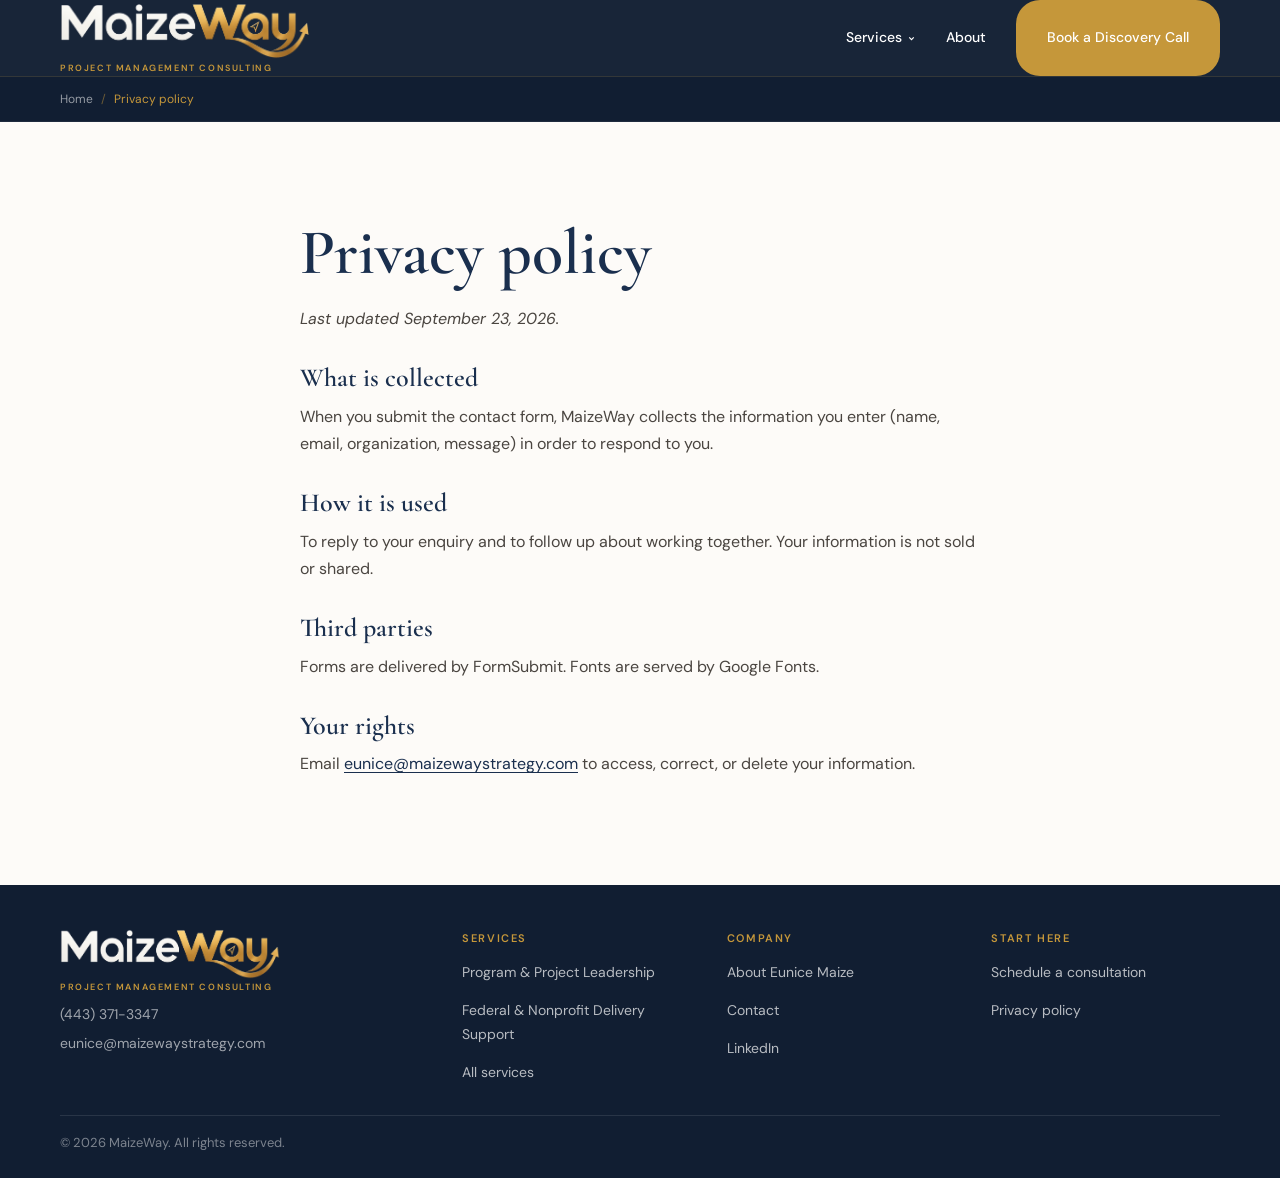
<file: privacy.html>
<!doctype html>
<html lang="en">
<head>
<meta charset="utf-8">
<meta name="viewport" content="width=device-width,initial-scale=1">
<title>Privacy Policy | MaizeWay</title>
<meta name="description" content="How this site handles your information.">
<link rel="canonical" href="https://maizewaystrategy.com/privacy.html">
<meta property="og:type" content="website"><meta property="og:site_name" content="MaizeWay"><meta property="og:title" content="Privacy Policy | MaizeWay"><meta property="og:description" content="How this site handles your information."><meta property="og:url" content="https://maizewaystrategy.com/privacy.html"><meta property="og:image" content="https://maizewaystrategy.com/og-image.jpg"><meta name="twitter:card" content="summary_large_image">
<meta name="theme-color" content="#111e32">
<link rel="apple-touch-icon" href="apple-touch-icon.png">
<link rel="icon" href="images/logo-mw-mark.png" type="image/png">
<link rel="preconnect" href="https://fonts.googleapis.com"><link rel="preconnect" href="https://fonts.gstatic.com" crossorigin>
<link rel="preload" as="style" href="https://fonts.googleapis.com/css2?family=Cormorant+Garamond:ital,wght@0,400;0,600;1,400&family=DM+Sans:wght@400;500;600&display=swap">
<link rel="stylesheet" href="https://fonts.googleapis.com/css2?family=Cormorant+Garamond:ital,wght@0,400;0,600;1,400&family=DM+Sans:wght@400;500;600&display=swap" media="print" onload="this.media='all'">
<noscript><link rel="stylesheet" href="https://fonts.googleapis.com/css2?family=Cormorant+Garamond:ital,wght@0,400;0,600;1,400&family=DM+Sans:wght@400;500;600&display=swap"></noscript>
<style>:root{--navy:#1a2f4e;--navy-dark:#111e32;--navy-mid:#243b5e;--gold:#c5973a;--gold-light:#e0af50;--cream:#f7f4ef;--warm-white:#fdfbf8;--text:#1e1b18;--text-mid:#4a4540;--text-light:#7a736b;--slate:#5a6b80;--serif:'Cormorant Garamond',Georgia,serif;--sans:'DM Sans',system-ui,-apple-system,'Segoe UI',sans-serif;--max:1240px}
*{box-sizing:border-box}html{scroll-behavior:smooth}
body{margin:0;background:var(--warm-white);color:var(--text);font-family:var(--sans);line-height:1.7;-webkit-font-smoothing:antialiased}
h1,h2,h3{font-family:var(--serif);font-weight:600;margin:0;line-height:1.1;color:var(--navy)}
h1{font-size:clamp(38px,5.5vw,64px)}h2{font-size:clamp(30px,3.6vw,44px)}h3{font-size:22px}
p{margin:0}a{color:inherit;text-decoration:none}img{max-width:100%;display:block}ul,ol{margin:0;padding:0;list-style:none}
.wrap{max-width:var(--max);margin:0 auto;padding:0 40px}
.vh{position:absolute;left:-9999px;width:1px;height:1px;overflow:hidden}.hp{position:absolute;left:-9999px}
.kicker{font-size:11px;font-weight:600;letter-spacing:2.5px;text-transform:uppercase;color:var(--gold);margin-bottom:14px}
.sec-navy .kicker{color:var(--gold-light)}
.sub,.lede{font-size:17px;line-height:1.75;color:var(--text-mid);max-width:68ch}
.link{color:var(--navy);text-decoration:underline;text-underline-offset:3px}.link:hover{color:var(--gold)}
.fine{font-size:12px;color:#9a5a2a;background:#fdf3e3;padding:2px 6px;border-radius:3px}
.btn{display:inline-flex;align-items:center;justify-content:center;min-height:52px;padding:0 30px;font-weight:600;font-size:14px;border-radius:24px;border:1px solid transparent;cursor:pointer;transition:background .2s,color .2s,border-color .2s;font-family:var(--sans)}
.btn-gold{background:var(--gold);color:#fff}.btn-gold:hover{background:var(--gold-light)}
.btn-line{border-color:rgba(255,255,255,.5);color:#fff}.btn-line:hover{border-color:#fff;background:rgba(255,255,255,.08)}
.btn-dark{border-color:var(--navy);color:var(--navy);border-radius:4px}.btn-dark:hover{background:var(--navy);color:#fff}
.btn-navy{background:var(--navy);color:#fff}.btn-navy:hover{background:var(--navy-mid)}
.more{font-size:13px;font-weight:600;color:var(--navy);display:inline-flex;align-items:center;gap:8px;min-height:44px}.more:hover{color:var(--gold)}
.more svg{width:14px;height:14px}
:focus-visible{outline:2px solid var(--gold);outline-offset:2px}
.skip{position:absolute;left:-9999px;top:8px;background:var(--gold);color:#fff;padding:12px 18px;z-index:300;font-weight:600}.skip:focus{left:16px}
/* nav */
.nav{background:rgba(17,30,50,.97);backdrop-filter:blur(10px);position:sticky;top:0;z-index:50;border-bottom:1px solid rgba(197,151,58,.15)}
.nav .wrap{height:76px;display:flex;align-items:center;justify-content:space-between;gap:24px}
.brand{display:flex;align-items:center;min-width:0;color:#fff}
.brand-lockup{display:flex;flex-direction:column;align-items:flex-start;justify-content:center;gap:3px;line-height:1;min-width:0}
.brand-mark{display:block;position:relative;width:min(250px,44vw);aspect-ratio:1035/240;overflow:hidden;flex:none;clip-path:polygon(0 0,100% 0,100% 100%,75% 100%,75% 75%,0 75%)}
.brand-mark .brand-logo{position:absolute;top:0;left:0;width:100%;height:auto;max-width:none;object-fit:fill;object-position:left top}
.brand-lockup .tagline{font-family:var(--sans);font-size:9px;font-weight:600;letter-spacing:1.6px;text-transform:uppercase;color:var(--gold);white-space:nowrap}
.foot .brand-mark{width:min(220px,70vw)}
.foot .brand-lockup{margin:0 0 8px}
.menu{display:flex;align-items:center;gap:30px;flex:1;justify-content:flex-end}.menu>li{position:relative}
.menu>li>a{font-size:14px;font-weight:500;color:#fff;display:inline-flex;align-items:center;gap:5px;height:76px}
.menu>li>a:hover,.menu>li.open>a{color:var(--gold)}.menu>li.active>a{box-shadow:inset 0 -2px 0 var(--gold)}
.caret{width:9px;height:9px;stroke:currentColor;fill:none;stroke-width:3;transition:transform .2s}.menu>li.open .caret{transform:rotate(180deg)}
.dd{position:absolute;top:76px;left:-24px;min-width:340px;background:#fff;border:1px solid rgba(197,151,58,.2);box-shadow:0 20px 40px rgba(17,30,50,.18);padding:6px 0;display:none;flex-direction:column}
.dd a{padding:11px 22px;color:var(--navy);display:flex;flex-direction:column;gap:2px;font-weight:600;font-size:14px}
.dd a small{font-size:12px;font-weight:400;color:var(--text-light);line-height:1.45}.dd a:hover{background:var(--cream)}
.dd a.all{flex-direction:row;align-items:center;gap:6px;border-top:1px solid var(--cream);margin-top:4px;color:var(--gold);font-size:12px}
.dd a.all svg{width:15px;height:15px;flex:none}
li.open>.dd{display:flex}
.burger{display:none;width:44px;height:44px;background:transparent;border:0;color:#fff;cursor:pointer;align-items:center;justify-content:center}
.mnav{display:none;position:fixed;inset:0;background:var(--navy-dark);color:#fff;z-index:100;padding:0 24px;flex-direction:column;overflow:auto}
.mnav.open{display:flex}
.mnav .top{height:70px;display:flex;align-items:center;justify-content:space-between;border-bottom:1px solid rgba(255,255,255,.1)}
.mnav .top .burger{display:flex}
.mnav nav{display:flex;flex-direction:column;flex:1;padding-top:8px}
.mnav .row{display:flex;justify-content:space-between;align-items:center;padding:18px 0;border:0;border-bottom:1px solid rgba(255,255,255,.1);font-family:var(--serif);font-size:24px;color:#fff;background:none;width:100%;text-align:left;cursor:pointer}
.mnav .row svg{transition:transform .2s}.mnav .row[aria-expanded=true] svg{transform:rotate(180deg)}
.mnav .sub{display:none;flex-direction:column;padding:4px 0 14px 16px}.mnav .sub.open{display:flex}
.mnav .sub a{font-size:16px;color:rgba(255,255,255,.75);padding:12px 0}
.mnav .foot{display:flex;flex-direction:column;gap:16px;padding:24px 0 32px}
.mnav .foot .ln{display:flex;justify-content:space-between;font-size:13px;color:rgba(255,255,255,.6);flex-wrap:wrap;gap:8px}.mnav .foot .ln a{padding:10px 0}
/* crumbs */
.crumbs{background:var(--navy-dark);border-bottom:1px solid rgba(255,255,255,.06)}
.crumbs ol{display:flex;gap:8px;padding:12px 0;font-size:12px;color:rgba(255,255,255,.55);flex-wrap:wrap}
.crumbs li+li::before{content:"/";margin-right:8px;opacity:.5}.crumbs a:hover{color:#fff}.crumbs [aria-current]{color:var(--gold)}
/* sections */
.sec{padding:96px 0}.sec-stone{background:var(--cream)}
.sec-navy{background:var(--navy-dark);color:#fff}.sec-navy h2,.sec-navy h3{color:#fff}.sec-navy .sub{color:rgba(255,255,255,.72)}
.head{display:flex;justify-content:space-between;align-items:flex-end;gap:40px;margin-bottom:48px}.head .t{max-width:700px}.head .sub{margin-top:14px}
.grid{display:grid;gap:24px}.g2{grid-template-columns:repeat(2,minmax(0,1fr))}.g3{grid-template-columns:repeat(3,minmax(0,1fr))}
.card{background:#fff;border:1px solid rgba(197,151,58,.2);border-radius:2px;padding:32px}.card h3{margin-bottom:10px;font-size:19px}.card p{font-size:15px;color:var(--text-mid)}
.link-card{display:flex;flex-direction:column;gap:8px}.link-card:hover{border-color:var(--gold)}.link-card .more{margin-top:auto}
/* hero */
.hero{background:var(--navy-dark);color:#fff;position:relative;overflow:hidden}
.hero .ring{position:absolute;right:-140px;top:-140px;width:760px;height:760px;border-radius:50%;border:1px solid rgba(197,151,58,.14);pointer-events:none}
.hero .wrap{position:relative;padding-top:88px;padding-bottom:88px}
.hero h1{color:#fff}.hero .lede{color:rgba(255,255,255,.78);font-size:19px;max-width:600px;margin-top:22px}
.hero .acts{display:flex;gap:16px;margin-top:32px;flex-wrap:wrap}
.hero .split{display:grid;grid-template-columns:1.05fr .8fr;gap:64px;align-items:center}
.hero .photo{border-radius:4px;overflow:hidden;border:1px solid rgba(197,151,58,.3);max-width:340px;justify-self:end;margin:0}
.hero .photo img{width:100%;height:auto;display:block}
.hero-inner .wrap{padding-top:64px;padding-bottom:64px}.hero-inner h1{font-size:clamp(34px,4.6vw,56px)}
/* proof */
.proof{display:flex;flex-direction:column;gap:40px}
.nums{display:grid;grid-template-columns:repeat(3,minmax(0,1fr));gap:28px}
.stat .n{font-family:var(--serif);font-size:48px;line-height:1;color:var(--navy);font-weight:600}
.stat .l{font-size:13px;color:var(--text-mid);margin-top:8px;max-width:26ch}
.client-line{font-size:16px;color:var(--text-mid);font-style:italic;border-top:1px solid rgba(197,151,58,.25);padding-top:28px}
/* services grid */
.svc{display:grid;grid-template-columns:repeat(3,minmax(0,1fr));gap:24px}
.svc article{background:#fff;border:1px solid rgba(197,151,58,.2);padding:32px;display:flex;flex-direction:column;gap:12px}
.svc h3{font-size:21px}.svc h3 a:hover{color:var(--gold)}.svc .tag{font-style:italic;color:var(--navy);font-size:15px}
.svc p:not(.tag){font-size:14px;color:var(--text-mid);flex:1}
.svcrow{display:grid;grid-template-columns:1.1fr 1fr;gap:64px;align-items:start;padding:56px 0;border-bottom:1px solid rgba(197,151,58,.2)}.svcrow:last-child{border-bottom:0}
.svcrow h2{font-size:30px}.svcrow h2 a:hover{color:var(--gold)}.svcrow .tag{font-style:italic;color:var(--navy);font-size:18px;margin:12px 0}.svcrow .btn{margin-top:20px}
.ticks{display:flex;flex-direction:column;gap:14px}.ticks li{display:flex;gap:12px;font-size:15px;color:var(--text-mid)}
.ticks svg{width:18px;height:18px;flex:none;color:var(--gold);margin-top:4px}.ticks b{color:var(--navy);font-weight:600}
.ticks.card{background:#fff;border:1px solid rgba(197,151,58,.2);border-radius:2px;padding:32px}
.po h2{margin:10px 0 16px}
/* about */
.about{display:grid;grid-template-columns:.85fr 1.15fr;gap:64px;align-items:center}
.about .img{border-radius:4px;overflow:hidden;border:1px solid rgba(197,151,58,.25)}.about .img img{width:100%;height:auto;display:block}
.about .t{display:flex;flex-direction:column;gap:18px}.about .btn{align-self:flex-start;margin-top:6px}
.beliefs{display:flex;flex-direction:column;gap:24px;max-width:760px}
.beliefs blockquote{margin:0;font-family:var(--serif);font-size:24px;font-style:italic;color:var(--navy);border-left:2px solid var(--gold);padding-left:24px;line-height:1.4}
.creds{display:flex;flex-direction:column;gap:16px;max-width:640px}.creds li{font-size:15px;color:var(--text-mid);padding-bottom:14px;border-bottom:1px solid rgba(197,151,58,.2)}.creds b{color:var(--navy)}
/* method */
.steps{display:grid;grid-template-columns:repeat(5,minmax(0,1fr));gap:24px}
.steps li{display:flex;flex-direction:column;gap:8px}.steps .n{font-family:var(--serif);font-size:30px;color:var(--gold);font-weight:600}
.steps h3{font-size:18px;color:#fff}.steps .does{font-size:13px;color:rgba(255,255,255,.75)}
.steps .get{font-size:12px;color:rgba(255,255,255,.9)}.steps .dur{font-size:11px;letter-spacing:.08em;text-transform:uppercase;color:var(--gold-light);margin-top:auto}
.steps.light h3{color:var(--navy)}.steps.light .does{color:var(--text-mid)}.steps.light .get{color:var(--text)}
.method-note{margin-top:36px;font-size:14px;color:rgba(255,255,255,.7);font-style:italic}
.sec:not(.sec-navy) .method-note{color:var(--text-mid)}
/* price */
.price{max-width:760px}.price h2{margin-bottom:16px}
/* cta */
.cta{background:var(--gold)}.cta .wrap{padding-top:72px;padding-bottom:72px;display:flex;justify-content:space-between;align-items:center;gap:48px}
.cta h2{color:#fff;line-height:1.15}.cta p{font-size:16px;color:rgba(255,255,255,.9);margin-top:12px}.cta .fine{background:rgba(255,255,255,.2);color:#fff;margin-top:14px;display:inline-block;padding:6px 10px}.cta .fine a{display:inline-block;padding:6px 0}.cta .t{max-width:620px}
.cta a.link,.cta a[href^=mailto]{color:#fff;text-decoration:underline}
/* contact */
.contact{display:grid;grid-template-columns:1fr 1.15fr;gap:64px;align-items:start}
.next{counter-reset:n;display:flex;flex-direction:column;gap:16px;margin-top:20px}
.next li{counter-increment:n;padding-left:40px;position:relative;font-size:15px;color:var(--text-mid)}
.next li::before{content:counter(n);position:absolute;left:0;top:0;width:26px;height:26px;border:1px solid var(--gold);color:var(--gold);border-radius:50%;display:flex;align-items:center;justify-content:center;font-family:var(--serif);font-size:14px}
.next b{color:var(--navy)}
.cinfo{display:grid;grid-template-columns:auto minmax(0,1.7fr) minmax(0,1fr);gap:20px;margin-top:32px}.cinfo>div{min-width:0}.cinfo b{display:block;font-size:11px;letter-spacing:.15em;text-transform:uppercase;color:var(--gold);margin-bottom:6px}.cinfo p{font-size:15px}.cinfo a[href^=mailto]{overflow-wrap:anywhere}
form.f{background:#fff;border:1px solid rgba(197,151,58,.2);padding:40px;display:grid;grid-template-columns:1fr 1fr;gap:20px}
form.f .full{grid-column:1/-1}
form.f label{display:flex;flex-direction:column;gap:8px;font-size:12px;font-weight:600;letter-spacing:.06em;text-transform:uppercase;color:var(--text-mid)}
form.f input,form.f select,form.f textarea{min-height:50px;padding:0 16px;border:1px solid rgba(197,151,58,.3);background:var(--cream);font-family:inherit;font-size:16px;color:var(--text);width:100%;border-radius:4px}
form.f textarea{padding:14px 16px;resize:vertical}
form.f select{appearance:none;background-image:linear-gradient(45deg,transparent 50%,var(--text-mid) 50%),linear-gradient(135deg,var(--text-mid) 50%,transparent 50%);background-position:calc(100% - 22px) 22px,calc(100% - 16px) 22px;background-size:6px 6px;background-repeat:no-repeat}
form.f input:focus,form.f textarea:focus,form.f select:focus{outline:2px solid var(--gold);border-color:var(--gold)}
form.f input[aria-invalid=true],form.f textarea[aria-invalid=true]{border-color:#b4463c}
.err{display:none;font-size:14px;padding:12px 14px;background:#f7e5e1;color:#7a2e22;border-radius:4px}.err.on{display:block}
.ok{font-size:14px;padding:12px 14px;background:#e8f1e4;color:#2c5a2e;border-radius:4px}
.prose{max-width:760px}.prose h1{margin-bottom:16px}.prose h2{font-size:26px;margin:32px 0 10px}.prose p{color:var(--text-mid);margin-bottom:12px}
/* footer */
.foot{background:var(--navy-dark);color:#fff}.foot .wrap{padding-top:44px;padding-bottom:24px}
.fcols{display:grid;grid-template-columns:1.6fr 1fr 1fr 1fr;gap:36px}.fcols ul{display:flex;flex-direction:column}
.fcols li a{font-size:14px;color:rgba(255,255,255,.7);padding:7px 0;display:inline-block}.fcols li a:hover{color:#fff}
.fh{font-size:11px;font-weight:600;letter-spacing:.15em;text-transform:uppercase;color:var(--gold);margin-bottom:6px}
.fb{font-family:var(--serif);font-size:24px;font-weight:600;color:#fff;margin-bottom:0}
.fa{font-size:14px;line-height:1.5;color:rgba(255,255,255,.6);font-style:normal;margin:0}.fa a{padding:4px 0;display:inline-block;max-width:100%}.fa a:hover{color:#fff}.fa a[href^=mailto],.mnav .foot .ln a[href^=mailto],.cta .fine a[href^=mailto]{overflow-wrap:anywhere}.mnav .foot .ln a[href^=mailto]{min-width:0}
.legal{font-size:13px;color:rgba(255,255,255,.45);padding-top:16px;margin-top:24px;border-top:1px solid rgba(255,255,255,.1)}
/* sticky bar */
.stickybar{display:none;position:fixed;left:0;right:0;bottom:0;z-index:40;padding:10px 16px calc(10px + env(safe-area-inset-bottom));background:var(--navy-dark);border-top:1px solid rgba(197,151,58,.2);gap:10px;transform:translateY(110%);transition:transform .25s}
.stickybar.on{transform:none}.stickybar .btn{flex:1;min-height:46px;padding:0 16px}.stickybar .btn-line{flex:0 0 auto}
@media(prefers-reduced-motion:reduce){html{scroll-behavior:auto}*{transition:none!important}}
@media(max-width:1100px){
 .menu{gap:22px}.hero .split{grid-template-columns:1fr;justify-items:center;text-align:center}.hero .photo{max-width:280px;justify-self:center}.hero .acts{justify-content:center}.hero .copy{align-items:center}.hero-proof{justify-content:center}
 .proof,.about,.svcrow,.contact,.po{grid-template-columns:1fr}.about .img{max-width:340px;order:-1}
 .svc{grid-template-columns:1fr}.steps{grid-template-columns:repeat(2,minmax(0,1fr))}.fcols{grid-template-columns:1fr 1fr}
 .nav .brand-mark{width:min(230px,40vw)}
}
@media(max-width:820px){
 .wrap{padding:0 22px}.menu{display:none}.burger{display:flex}
 .nav .brand-mark,.mnav .brand-mark{width:min(200px,58vw)}
 .nav .brand-lockup .tagline,.mnav .brand-lockup .tagline{font-size:8px;letter-spacing:1.15px}
 .foot .brand-mark{width:min(200px,70vw)}
 .sec{padding:64px 0}.hero .wrap{padding-top:52px;padding-bottom:52px}.hero .lede{font-size:17px}
 .head{flex-direction:column;align-items:flex-start;gap:16px;margin-bottom:32px}
 .g2,.g3,.nums,.steps,.cinfo{grid-template-columns:1fr}
 .cta .wrap{flex-direction:column;align-items:flex-start;padding-top:56px;padding-bottom:56px}
 .fcols{grid-template-columns:1fr}
 form.f{grid-template-columns:1fr;padding:24px}.hero .acts{flex-direction:column}
 .btn{width:100%}.menu .cta,.stickybar .btn{width:auto}.card{padding:26px}
 .stickybar{display:flex}
}

/* packages */
.pkg-group{margin-bottom:48px}.pkg-group:last-child{margin-bottom:0}
.pkg-group-h{font-size:13px;font-weight:600;letter-spacing:.08em;text-transform:uppercase;color:var(--text-light);margin-bottom:18px}
.pkg-group-h a:hover{color:var(--gold)}
.pkgs{align-items:stretch}
.pkg{background:#fff;border:1px solid rgba(197,151,58,.25);border-radius:2px;padding:32px;display:flex;flex-direction:column;gap:14px}
.pkg-kicker{font-size:11px;font-weight:600;letter-spacing:.15em;text-transform:uppercase;color:var(--gold)}
.pkg h3{font-size:22px}.pkg h3 a{display:inline-block;padding:2px 0}
.pkg-desc{font-size:14px;color:var(--text-mid);line-height:1.65}
.pkg .ticks{gap:10px;margin-top:4px}.pkg .ticks li{font-size:13px}
.pkg-foot{margin-top:auto;padding-top:16px;border-top:1px solid var(--cream);display:flex;flex-direction:column;gap:10px}
.pkg-price{font-size:14px;font-weight:600;color:var(--navy);letter-spacing:.02em;margin:0}
.pkg-bestfor{font-size:12px;font-style:italic;color:var(--text-light)}
@media(max-width:1100px){.pkgs.g3{grid-template-columns:1fr 1fr}}
@media(max-width:820px){.pkgs.g3,.pkgs.g2{grid-template-columns:1fr}}
.lede.quote{font-family:var(--serif);font-style:italic;font-size:22px;color:var(--gold-light);max-width:520px}
.pkgteaser{display:grid;grid-template-columns:repeat(3,minmax(0,1fr));gap:24px}
.pkgteaser article{background:#fff;border:1px solid rgba(197,151,58,.2);padding:28px;display:flex;flex-direction:column;gap:10px}
.pkgteaser .n{font-family:var(--serif);font-size:14px;color:var(--gold);letter-spacing:.1em}
.pkgteaser h3{font-size:19px}.pkgteaser h3 a{display:inline-block;padding:2px 0}.pkgteaser h3 a:hover{color:var(--gold)}
.pkgteaser .tag{font-size:12px;font-weight:600;letter-spacing:.08em;text-transform:uppercase;color:var(--text-light);font-style:normal}
.pkgteaser p:not(.tag):not(.n){font-size:14px;color:var(--text-mid);flex:1}
@media(max-width:1100px){.pkgteaser{grid-template-columns:1fr 1fr}}
@media(max-width:820px){.pkgteaser{grid-template-columns:1fr}}
</style>
<script type="application/ld+json">{"@context": "https://schema.org", "@graph": [{"@type": "ProfessionalService", "@id": "https://maizewaystrategy.com/#org", "name": "MaizeWay", "url": "https://maizewaystrategy.com/", "telephone": "+14433713347", "email": "eunice@maizewaystrategy.com", "address": {"@type": "PostalAddress", "addressLocality": "Bowie", "addressRegion": "MD", "addressCountry": "US"}, "areaServed": "Bowie, MD & the DC metro", "founder": {"@id": "https://maizewaystrategy.com/#founder"}, "description": "Operational and project management consulting for federal, nonprofit, and private-sector organizations."}, {"@type": "Person", "@id": "https://maizewaystrategy.com/#founder", "name": "Eunice Maize", "jobTitle": "PMP, Business Solutions Architect", "worksFor": {"@id": "https://maizewaystrategy.com/#org"}, "url": "https://maizewaystrategy.com/about.html", "hasCredential": {"@type": "EducationalOccupationalCredential", "name": "Project Management Professional (PMP)"}}, {"@type": "WebSite", "@id": "https://maizewaystrategy.com/#site", "url": "https://maizewaystrategy.com/", "name": "MaizeWay", "publisher": {"@id": "https://maizewaystrategy.com/#org"}}, {"@type": "BreadcrumbList", "itemListElement": [{"@type": "ListItem", "position": 1, "name": "Home", "item": "https://maizewaystrategy.com/index.html"}, {"@type": "ListItem", "position": 2, "name": "Privacy policy", "item": "https://maizewaystrategy.com/privacy.html"}]}]}</script>
</head>
<body>

<a class="skip" href="#main">Skip to content</a>
<header class="nav" id="nav"><div class="wrap">
 <a class="brand" href="index.html" aria-label="MaizeWay, project management consulting"><span class="brand-lockup"><span class="brand-mark"><img class="brand-logo" src="images/logo-maizeway-capital.png" alt="" width="1035" height="231"></span><span class="tagline">PROJECT MANAGEMENT CONSULTING</span></span></a>
 <nav aria-label="Primary"><ul class="menu">
  <li><a href="services.html" aria-haspopup="true" aria-expanded="false">Services <svg class="caret" aria-hidden="true" viewBox="0 0 24 24"><path d="M6 9l6 6 6-6"/></svg></a><div class="dd" role="menu"><a href="program-project-leadership.html" role="menuitem">Program & Project Leadership<small>I own the structure, drive the execution, and leave the operating documentation behind.</small></a><a href="federal-nonprofit-delivery.html" role="menuitem">Federal & Nonprofit Delivery Support<small>Portfolio management, acquisition planning support, federal reporting, and audit-ready SOPs.</small></a><a href="services.html" role="menuitem" class="all">All services <svg aria-hidden="true" width="15" height="15" viewBox="0 0 24 24" fill="none" stroke="currentColor" stroke-width="2"><path d="M5 12h14M13 6l6 6-6 6"/></svg></a></div></li>
  <li><a href="about.html">About</a></li>
  <li><a class="btn btn-gold cta" href="contact.html" data-track="nav_cta">Book a Discovery Call</a></li>
 </ul></nav>
 <button class="burger" id="burger" aria-label="Open menu" aria-expanded="false" aria-controls="mnav"><svg aria-hidden="true" width="24" height="24" viewBox="0 0 24 24" fill="none" stroke="currentColor" stroke-width="2"><path d="M4 7h16M4 12h16M4 17h16"/></svg></button>
</div></header>
<div class="mnav" id="mnav" role="dialog" aria-modal="true" aria-label="Menu" aria-hidden="true">
 <div class="top"><a class="brand" href="index.html" aria-label="MaizeWay, project management consulting"><span class="brand-lockup"><span class="brand-mark"><img class="brand-logo" src="images/logo-maizeway-capital.png" alt="" width="1035" height="231"></span><span class="tagline">PROJECT MANAGEMENT CONSULTING</span></span></a><button class="burger" id="mclose" aria-label="Close menu"><svg aria-hidden="true" width="22" height="22" viewBox="0 0 24 24" fill="none" stroke="currentColor" stroke-width="2"><path d="M6 6l12 12M18 6L6 18"/></svg></button></div>
 <nav aria-label="Mobile">
  <button class="row" data-acc aria-expanded="false" aria-controls="msub"><span>Services</span><svg aria-hidden="true" width="16" height="16" viewBox="0 0 24 24" fill="none" stroke="currentColor" stroke-width="2.5"><path d="M6 9l6 6 6-6"/></svg></button>
  <div class="sub" id="msub"><a href="program-project-leadership.html">Program & Project Leadership</a><a href="federal-nonprofit-delivery.html">Federal & Nonprofit Delivery Support</a><a href="services.html">All services</a></div>
  <a class="row" href="about.html">About</a>
  <a class="row" href="contact.html">Contact</a>
 </nav>
 <div class="foot"><a class="btn btn-gold" href="contact.html">Book a Discovery Call</a><div class="ln"><a href="tel:+14433713347">(443) 371-3347</a><a href="mailto:eunice@maizewaystrategy.com">eunice@maizewaystrategy.com</a></div></div>
</div>

<main id="main" tabindex="-1">

<nav class="crumbs" aria-label="Breadcrumb"><div class="wrap"><ol><li><a href="index.html">Home</a></li><li aria-current="page">Privacy policy</li></ol></div></nav>
<section class="sec"><div class="wrap prose"><h1>Privacy policy</h1><p><em>Last updated September 23, 2026.</em></p>
<h2>What is collected</h2><p>When you submit the contact form, MaizeWay collects the information you enter (name, email, organization, message) in order to respond to you.</p>
<h2>How it is used</h2><p>To reply to your enquiry and to follow up about working together. Your information is not sold or shared.</p>
<h2>Third parties</h2><p>Forms are delivered by FormSubmit. Fonts are served by Google Fonts.</p>
<h2>Your rights</h2><p>Email <a class="link" href="mailto:eunice@maizewaystrategy.com">eunice@maizewaystrategy.com</a> to access, correct, or delete your information.</p></div></section>

</main>

<footer class="foot"><div class="wrap">
 <div class="fcols">
  <div class="col"><p class="fb"><span class="brand-lockup"><span class="brand-mark"><img class="brand-logo" src="images/logo-maizeway-capital.png" alt="MaizeWay" width="1035" height="231"></span><span class="tagline">PROJECT MANAGEMENT CONSULTING</span></span></p><address class="fa"><a href="tel:+14433713347">(443) 371-3347</a><br><a href="mailto:eunice@maizewaystrategy.com">eunice@maizewaystrategy.com</a></address></div>
  <div class="col"><p class="fh">Services</p><ul><li><a href="program-project-leadership.html">Program & Project Leadership</a></li><li><a href="federal-nonprofit-delivery.html">Federal & Nonprofit Delivery Support</a></li><li><a href="services.html">All services</a></li></ul></div>
  <div class="col"><p class="fh">Company</p><ul><li><a href="about.html">About Eunice Maize</a></li><li><a href="contact.html">Contact</a></li><li><a href="https://linkedin.com/in/eunicemaize" rel="noopener" target="_blank">LinkedIn</a></li></ul></div>
  <div class="col"><p class="fh">Start here</p><ul><li><a href="contact.html">Schedule a consultation</a></li><li><a href="privacy.html">Privacy policy</a></li></ul></div>
 </div>
 <div class="legal"><p>© <span id="yr"></span> MaizeWay. All rights reserved.</p></div>
</div></footer>
<div class="stickybar" id="stickybar" aria-hidden="true"><a class="btn btn-gold" href="contact.html" data-track="sticky_cta">Book a Discovery Call</a><a class="btn btn-line" href="tel:+14433713347">Call</a></div>

<script defer>(function(){
'use strict';
var $=function(s,c){return (c||document).querySelector(s)},$$=function(s,c){return Array.prototype.slice.call((c||document).querySelectorAll(s))};
var yr=$('#yr'); if(yr) yr.textContent=new Date().getFullYear();
var items=$$('.menu>li'); function closeAll(){items.forEach(function(i){i.classList.remove('open');var a=$('a[aria-haspopup]',i);if(a)a.setAttribute('aria-expanded','false');});}
items.forEach(function(li){var dd=$('.dd',li);if(!dd)return;var a=$('a',li);
 function open(){closeAll();li.classList.add('open');a.setAttribute('aria-expanded','true');}
 li.addEventListener('mouseenter',open); li.addEventListener('focusin',open);
 a.addEventListener('click',function(e){if(window.matchMedia('(hover:none)').matches){e.preventDefault();var was=li.classList.contains('open');closeAll();if(!was)open();}});
});
var nav=$('#nav'); if(nav){nav.addEventListener('mouseleave',closeAll);nav.addEventListener('focusout',function(e){if(!nav.contains(e.relatedTarget))closeAll();});}
var mnav=$('#mnav'),burger=$('#burger'),mclose=$('#mclose'),lastFocus;
function trap(e){if(e.key!=='Tab')return;var f=$$('a,button,input,[tabindex]:not([tabindex="-1"])',mnav).filter(function(x){return x.offsetParent!==null});if(!f.length)return;var first=f[0],last=f[f.length-1];if(e.shiftKey&&document.activeElement===first){e.preventDefault();last.focus();}else if(!e.shiftKey&&document.activeElement===last){e.preventDefault();first.focus();}}
function openMobile(){lastFocus=document.activeElement;mnav.classList.add('open');mnav.setAttribute('aria-hidden','false');burger.setAttribute('aria-expanded','true');document.body.style.overflow='hidden';mclose.focus();document.addEventListener('keydown',trap);}
function closeMobile(){if(!mnav.classList.contains('open'))return;mnav.classList.remove('open');mnav.setAttribute('aria-hidden','true');burger.setAttribute('aria-expanded','false');document.body.style.overflow='';document.removeEventListener('keydown',trap);if(lastFocus)lastFocus.focus();}
if(burger){burger.addEventListener('click',openMobile);mclose.addEventListener('click',closeMobile);}
$$('[data-acc]').forEach(function(b){b.addEventListener('click',function(){var s=b.nextElementSibling,o=s.classList.toggle('open');b.setAttribute('aria-expanded',o);});});
document.addEventListener('keydown',function(e){if(e.key==='Escape'){closeAll();closeMobile();}});
var bar=$('#stickybar'),hero=$('.hero');
if(bar&&hero&&'IntersectionObserver' in window){new IntersectionObserver(function(en){var on=!en[0].isIntersecting;bar.classList.toggle('on',on);bar.setAttribute('aria-hidden',!on);},{threshold:0}).observe(hero);}
$$('form[data-form]').forEach(function(f){
 var err=$('.err',f);
 function invalid(el,msg){el.setAttribute('aria-invalid','true');if(err){err.textContent=msg;err.classList.add('on');}}
 f.addEventListener('submit',function(e){e.preventDefault();
  $$('[aria-invalid]',f).forEach(function(x){x.removeAttribute('aria-invalid')});if(err){err.classList.remove('on');err.textContent='';}
  var bad=$$('[required]',f).filter(function(x){return !x.value.trim()});
  var em=$('[type=email]',f); if(em&&em.value&&!/^[^\s@]+@[^\s@]+\.[^\s@]+$/.test(em.value))bad.unshift(em);
  if(bad.length){invalid(bad[0],bad[0].type==='email'?'Please enter a valid email address.':'Please fill in the highlighted field.');bad[0].focus();return;}
  var btn=$('button[type=submit]',f),txt=btn.textContent;btn.disabled=true;btn.textContent='Sending…';
  fetch(f.action.replace('formsubmit.co/','formsubmit.co/ajax/'),{method:'POST',headers:{'Accept':'application/json'},body:new FormData(f)})
   .then(function(r){if(!r.ok)throw 0;var nx=$('[name=_next]',f);if(nx&&nx.value&&nx.value.indexOf('[')<0){location.href=nx.value;return;}f.innerHTML='<p class="ok full">Thank you — your request is in. I will reply within one business day.</p>';})
   .catch(function(){btn.disabled=false;btn.textContent=txt;f.submit();});
 });
});
document.addEventListener('click',function(e){var t=e.target.closest('[data-track]');if(t&&window.gtag)gtag('event','cta_click',{label:t.getAttribute('data-track')});});
})();
</script>
</body>
</html>
</file>
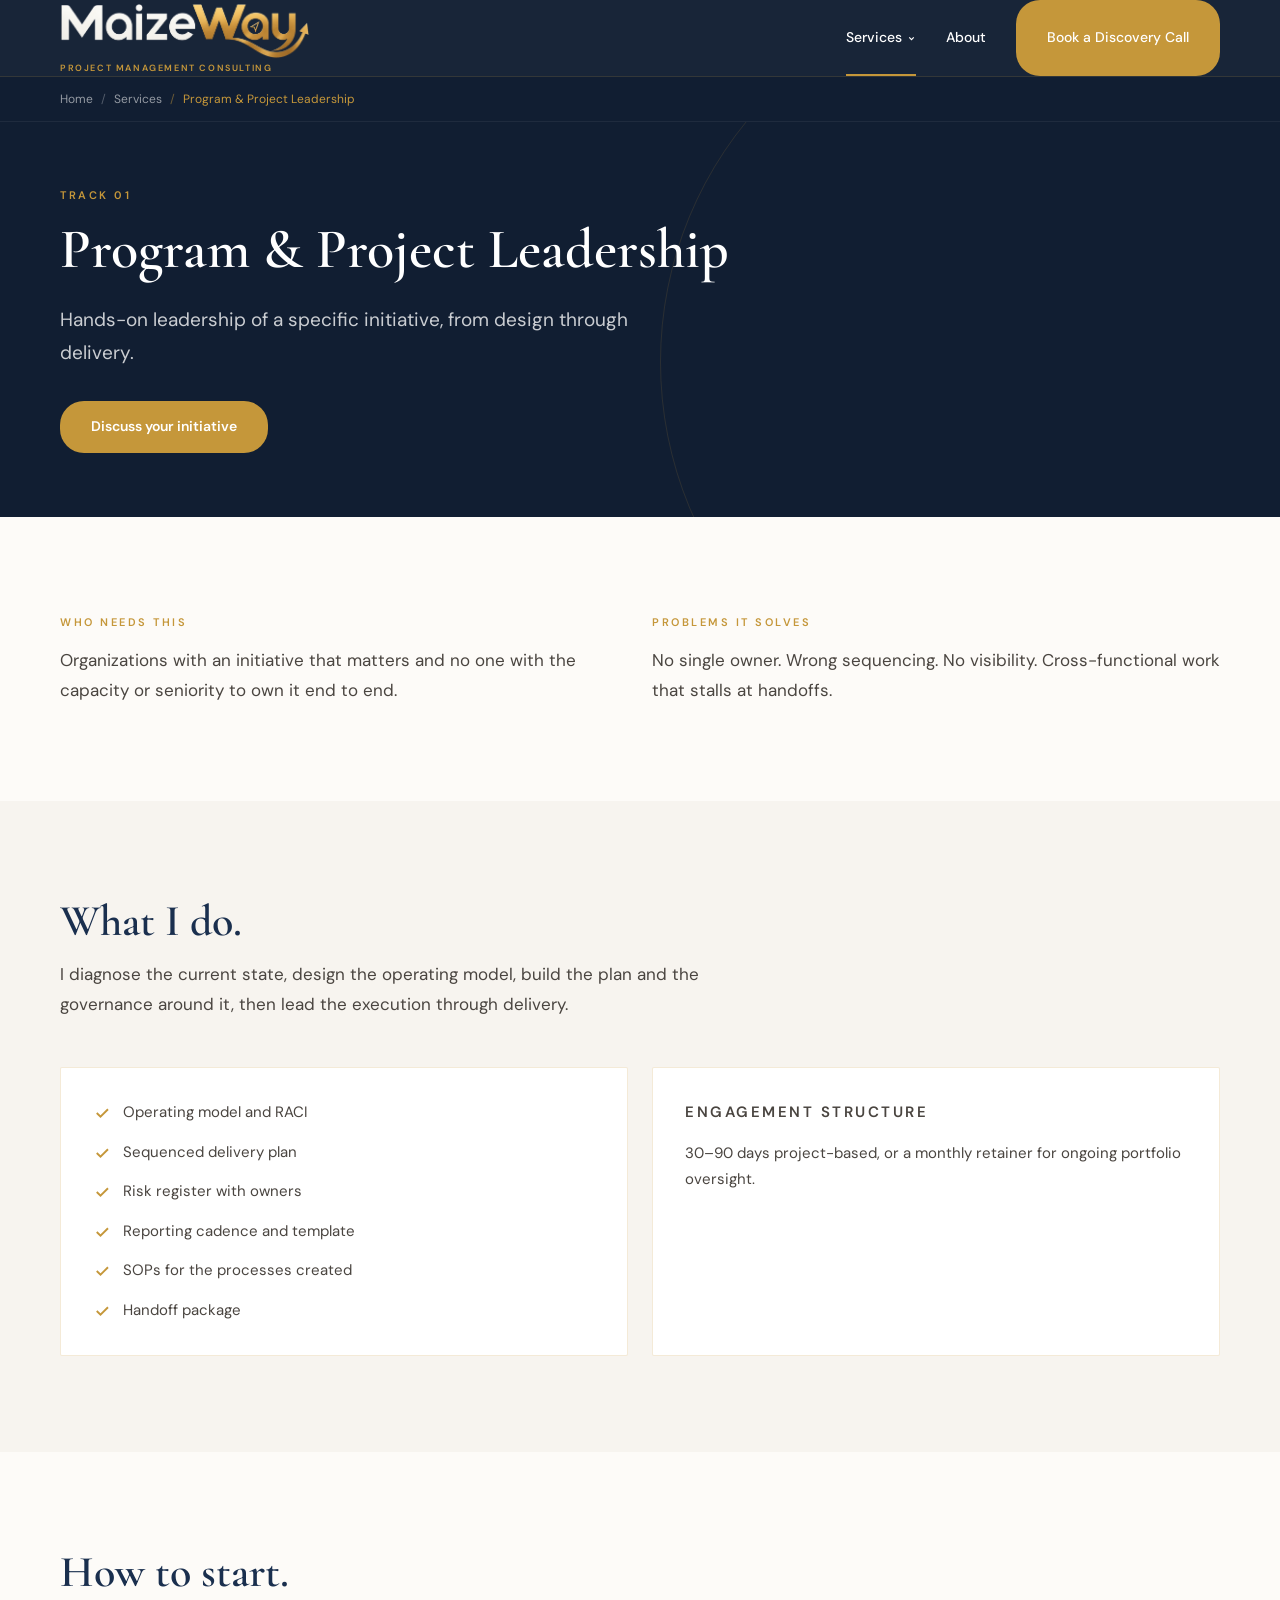
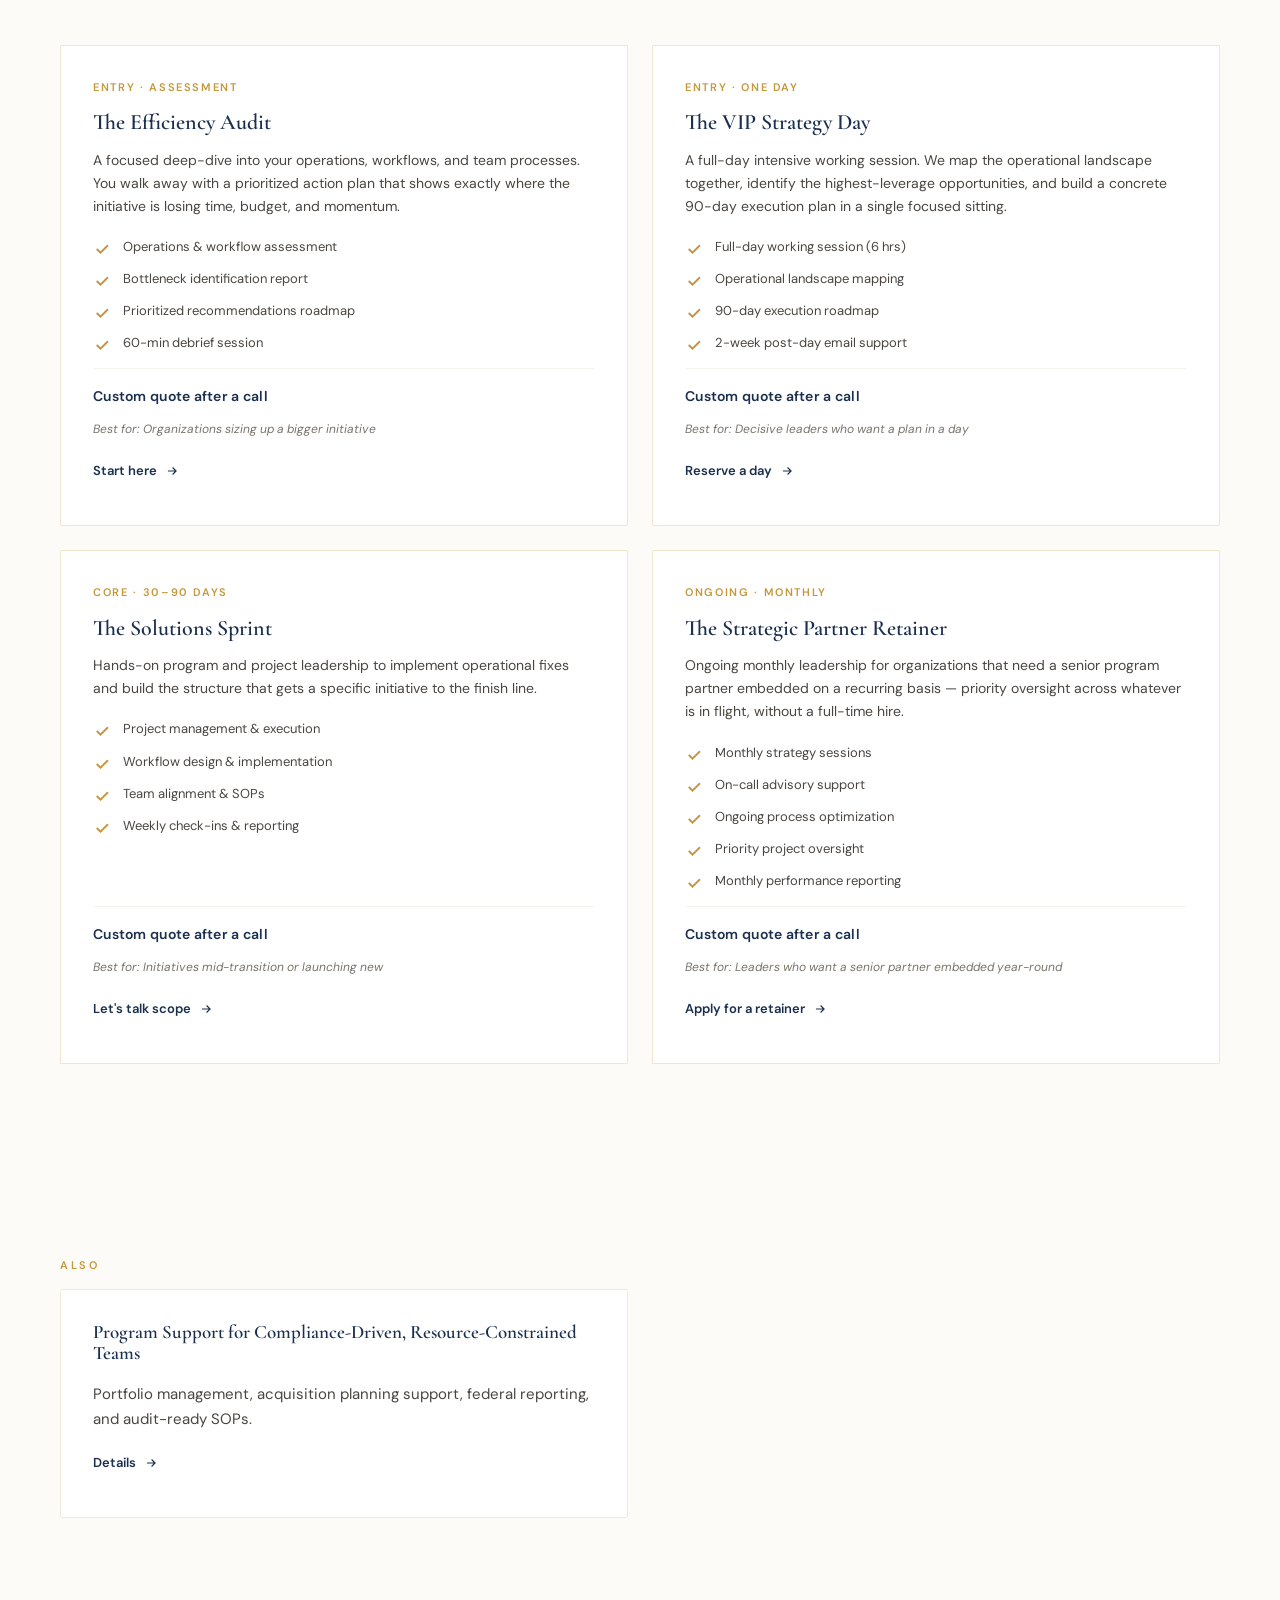
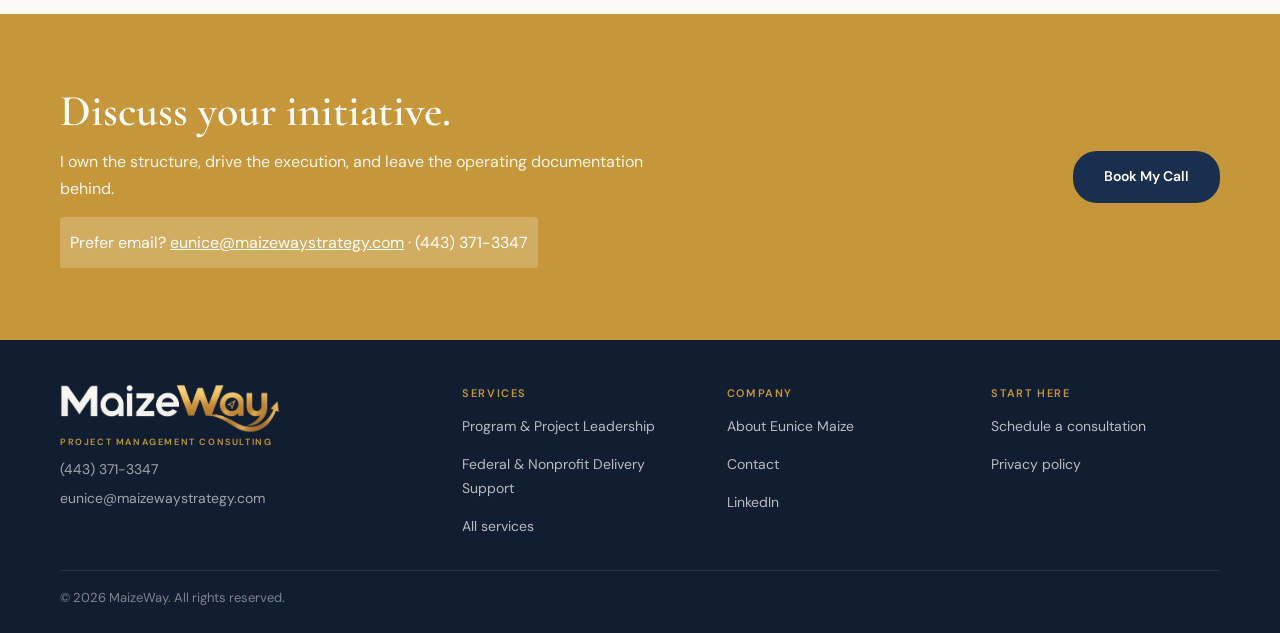
<file: program-project-leadership.html>
<!doctype html>
<html lang="en">
<head>
<meta charset="utf-8">
<meta name="viewport" content="width=device-width,initial-scale=1">
<title>Program &amp; Project Leadership | MaizeWay</title>
<meta name="description" content="I own the structure, drive the execution, and leave the operating documentation behind.">
<link rel="canonical" href="https://maizewaystrategy.com/program-project-leadership.html">
<meta property="og:type" content="website"><meta property="og:site_name" content="MaizeWay"><meta property="og:title" content="Program &amp; Project Leadership | MaizeWay"><meta property="og:description" content="I own the structure, drive the execution, and leave the operating documentation behind."><meta property="og:url" content="https://maizewaystrategy.com/program-project-leadership.html"><meta property="og:image" content="https://maizewaystrategy.com/og-image.jpg"><meta name="twitter:card" content="summary_large_image">
<meta name="theme-color" content="#111e32">
<link rel="apple-touch-icon" href="apple-touch-icon.png">
<link rel="icon" href="images/logo-mw-mark.png" type="image/png">
<link rel="preconnect" href="https://fonts.googleapis.com"><link rel="preconnect" href="https://fonts.gstatic.com" crossorigin>
<link rel="preload" as="style" href="https://fonts.googleapis.com/css2?family=Cormorant+Garamond:ital,wght@0,400;0,600;1,400&family=DM+Sans:wght@400;500;600&display=swap">
<link rel="stylesheet" href="https://fonts.googleapis.com/css2?family=Cormorant+Garamond:ital,wght@0,400;0,600;1,400&family=DM+Sans:wght@400;500;600&display=swap" media="print" onload="this.media='all'">
<noscript><link rel="stylesheet" href="https://fonts.googleapis.com/css2?family=Cormorant+Garamond:ital,wght@0,400;0,600;1,400&family=DM+Sans:wght@400;500;600&display=swap"></noscript>
<style>:root{--navy:#1a2f4e;--navy-dark:#111e32;--navy-mid:#243b5e;--gold:#c5973a;--gold-light:#e0af50;--cream:#f7f4ef;--warm-white:#fdfbf8;--text:#1e1b18;--text-mid:#4a4540;--text-light:#7a736b;--slate:#5a6b80;--serif:'Cormorant Garamond',Georgia,serif;--sans:'DM Sans',system-ui,-apple-system,'Segoe UI',sans-serif;--max:1240px}
*{box-sizing:border-box}html{scroll-behavior:smooth}
body{margin:0;background:var(--warm-white);color:var(--text);font-family:var(--sans);line-height:1.7;-webkit-font-smoothing:antialiased}
h1,h2,h3{font-family:var(--serif);font-weight:600;margin:0;line-height:1.1;color:var(--navy)}
h1{font-size:clamp(38px,5.5vw,64px)}h2{font-size:clamp(30px,3.6vw,44px)}h3{font-size:22px}
p{margin:0}a{color:inherit;text-decoration:none}img{max-width:100%;display:block}ul,ol{margin:0;padding:0;list-style:none}
.wrap{max-width:var(--max);margin:0 auto;padding:0 40px}
.vh{position:absolute;left:-9999px;width:1px;height:1px;overflow:hidden}.hp{position:absolute;left:-9999px}
.kicker{font-size:11px;font-weight:600;letter-spacing:2.5px;text-transform:uppercase;color:var(--gold);margin-bottom:14px}
.sec-navy .kicker{color:var(--gold-light)}
.sub,.lede{font-size:17px;line-height:1.75;color:var(--text-mid);max-width:68ch}
.link{color:var(--navy);text-decoration:underline;text-underline-offset:3px}.link:hover{color:var(--gold)}
.fine{font-size:12px;color:#9a5a2a;background:#fdf3e3;padding:2px 6px;border-radius:3px}
.btn{display:inline-flex;align-items:center;justify-content:center;min-height:52px;padding:0 30px;font-weight:600;font-size:14px;border-radius:24px;border:1px solid transparent;cursor:pointer;transition:background .2s,color .2s,border-color .2s;font-family:var(--sans)}
.btn-gold{background:var(--gold);color:#fff}.btn-gold:hover{background:var(--gold-light)}
.btn-line{border-color:rgba(255,255,255,.5);color:#fff}.btn-line:hover{border-color:#fff;background:rgba(255,255,255,.08)}
.btn-dark{border-color:var(--navy);color:var(--navy);border-radius:4px}.btn-dark:hover{background:var(--navy);color:#fff}
.btn-navy{background:var(--navy);color:#fff}.btn-navy:hover{background:var(--navy-mid)}
.more{font-size:13px;font-weight:600;color:var(--navy);display:inline-flex;align-items:center;gap:8px;min-height:44px}.more:hover{color:var(--gold)}
.more svg{width:14px;height:14px}
:focus-visible{outline:2px solid var(--gold);outline-offset:2px}
.skip{position:absolute;left:-9999px;top:8px;background:var(--gold);color:#fff;padding:12px 18px;z-index:300;font-weight:600}.skip:focus{left:16px}
/* nav */
.nav{background:rgba(17,30,50,.97);backdrop-filter:blur(10px);position:sticky;top:0;z-index:50;border-bottom:1px solid rgba(197,151,58,.15)}
.nav .wrap{height:76px;display:flex;align-items:center;justify-content:space-between;gap:24px}
.brand{display:flex;align-items:center;min-width:0;color:#fff}
.brand-lockup{display:flex;flex-direction:column;align-items:flex-start;justify-content:center;gap:3px;line-height:1;min-width:0}
.brand-mark{display:block;position:relative;width:min(250px,44vw);aspect-ratio:1035/240;overflow:hidden;flex:none;clip-path:polygon(0 0,100% 0,100% 100%,75% 100%,75% 75%,0 75%)}
.brand-mark .brand-logo{position:absolute;top:0;left:0;width:100%;height:auto;max-width:none;object-fit:fill;object-position:left top}
.brand-lockup .tagline{font-family:var(--sans);font-size:9px;font-weight:600;letter-spacing:1.6px;text-transform:uppercase;color:var(--gold);white-space:nowrap}
.foot .brand-mark{width:min(220px,70vw)}
.foot .brand-lockup{margin:0 0 8px}
.menu{display:flex;align-items:center;gap:30px;flex:1;justify-content:flex-end}.menu>li{position:relative}
.menu>li>a{font-size:14px;font-weight:500;color:#fff;display:inline-flex;align-items:center;gap:5px;height:76px}
.menu>li>a:hover,.menu>li.open>a{color:var(--gold)}.menu>li.active>a{box-shadow:inset 0 -2px 0 var(--gold)}
.caret{width:9px;height:9px;stroke:currentColor;fill:none;stroke-width:3;transition:transform .2s}.menu>li.open .caret{transform:rotate(180deg)}
.dd{position:absolute;top:76px;left:-24px;min-width:340px;background:#fff;border:1px solid rgba(197,151,58,.2);box-shadow:0 20px 40px rgba(17,30,50,.18);padding:6px 0;display:none;flex-direction:column}
.dd a{padding:11px 22px;color:var(--navy);display:flex;flex-direction:column;gap:2px;font-weight:600;font-size:14px}
.dd a small{font-size:12px;font-weight:400;color:var(--text-light);line-height:1.45}.dd a:hover{background:var(--cream)}
.dd a.all{flex-direction:row;align-items:center;gap:6px;border-top:1px solid var(--cream);margin-top:4px;color:var(--gold);font-size:12px}
.dd a.all svg{width:15px;height:15px;flex:none}
li.open>.dd{display:flex}
.burger{display:none;width:44px;height:44px;background:transparent;border:0;color:#fff;cursor:pointer;align-items:center;justify-content:center}
.mnav{display:none;position:fixed;inset:0;background:var(--navy-dark);color:#fff;z-index:100;padding:0 24px;flex-direction:column;overflow:auto}
.mnav.open{display:flex}
.mnav .top{height:70px;display:flex;align-items:center;justify-content:space-between;border-bottom:1px solid rgba(255,255,255,.1)}
.mnav .top .burger{display:flex}
.mnav nav{display:flex;flex-direction:column;flex:1;padding-top:8px}
.mnav .row{display:flex;justify-content:space-between;align-items:center;padding:18px 0;border:0;border-bottom:1px solid rgba(255,255,255,.1);font-family:var(--serif);font-size:24px;color:#fff;background:none;width:100%;text-align:left;cursor:pointer}
.mnav .row svg{transition:transform .2s}.mnav .row[aria-expanded=true] svg{transform:rotate(180deg)}
.mnav .sub{display:none;flex-direction:column;padding:4px 0 14px 16px}.mnav .sub.open{display:flex}
.mnav .sub a{font-size:16px;color:rgba(255,255,255,.75);padding:12px 0}
.mnav .foot{display:flex;flex-direction:column;gap:16px;padding:24px 0 32px}
.mnav .foot .ln{display:flex;justify-content:space-between;font-size:13px;color:rgba(255,255,255,.6);flex-wrap:wrap;gap:8px}.mnav .foot .ln a{padding:10px 0}
/* crumbs */
.crumbs{background:var(--navy-dark);border-bottom:1px solid rgba(255,255,255,.06)}
.crumbs ol{display:flex;gap:8px;padding:12px 0;font-size:12px;color:rgba(255,255,255,.55);flex-wrap:wrap}
.crumbs li+li::before{content:"/";margin-right:8px;opacity:.5}.crumbs a:hover{color:#fff}.crumbs [aria-current]{color:var(--gold)}
/* sections */
.sec{padding:96px 0}.sec-stone{background:var(--cream)}
.sec-navy{background:var(--navy-dark);color:#fff}.sec-navy h2,.sec-navy h3{color:#fff}.sec-navy .sub{color:rgba(255,255,255,.72)}
.head{display:flex;justify-content:space-between;align-items:flex-end;gap:40px;margin-bottom:48px}.head .t{max-width:700px}.head .sub{margin-top:14px}
.grid{display:grid;gap:24px}.g2{grid-template-columns:repeat(2,minmax(0,1fr))}.g3{grid-template-columns:repeat(3,minmax(0,1fr))}
.card{background:#fff;border:1px solid rgba(197,151,58,.2);border-radius:2px;padding:32px}.card h3{margin-bottom:10px;font-size:19px}.card p{font-size:15px;color:var(--text-mid)}
.link-card{display:flex;flex-direction:column;gap:8px}.link-card:hover{border-color:var(--gold)}.link-card .more{margin-top:auto}
/* hero */
.hero{background:var(--navy-dark);color:#fff;position:relative;overflow:hidden}
.hero .ring{position:absolute;right:-140px;top:-140px;width:760px;height:760px;border-radius:50%;border:1px solid rgba(197,151,58,.14);pointer-events:none}
.hero .wrap{position:relative;padding-top:88px;padding-bottom:88px}
.hero h1{color:#fff}.hero .lede{color:rgba(255,255,255,.78);font-size:19px;max-width:600px;margin-top:22px}
.hero .acts{display:flex;gap:16px;margin-top:32px;flex-wrap:wrap}
.hero .split{display:grid;grid-template-columns:1.05fr .8fr;gap:64px;align-items:center}
.hero .photo{border-radius:4px;overflow:hidden;border:1px solid rgba(197,151,58,.3);max-width:340px;justify-self:end;margin:0}
.hero .photo img{width:100%;height:auto;display:block}
.hero-inner .wrap{padding-top:64px;padding-bottom:64px}.hero-inner h1{font-size:clamp(34px,4.6vw,56px)}
/* proof */
.proof{display:flex;flex-direction:column;gap:40px}
.nums{display:grid;grid-template-columns:repeat(3,minmax(0,1fr));gap:28px}
.stat .n{font-family:var(--serif);font-size:48px;line-height:1;color:var(--navy);font-weight:600}
.stat .l{font-size:13px;color:var(--text-mid);margin-top:8px;max-width:26ch}
.client-line{font-size:16px;color:var(--text-mid);font-style:italic;border-top:1px solid rgba(197,151,58,.25);padding-top:28px}
/* services grid */
.svc{display:grid;grid-template-columns:repeat(3,minmax(0,1fr));gap:24px}
.svc article{background:#fff;border:1px solid rgba(197,151,58,.2);padding:32px;display:flex;flex-direction:column;gap:12px}
.svc h3{font-size:21px}.svc h3 a:hover{color:var(--gold)}.svc .tag{font-style:italic;color:var(--navy);font-size:15px}
.svc p:not(.tag){font-size:14px;color:var(--text-mid);flex:1}
.svcrow{display:grid;grid-template-columns:1.1fr 1fr;gap:64px;align-items:start;padding:56px 0;border-bottom:1px solid rgba(197,151,58,.2)}.svcrow:last-child{border-bottom:0}
.svcrow h2{font-size:30px}.svcrow h2 a:hover{color:var(--gold)}.svcrow .tag{font-style:italic;color:var(--navy);font-size:18px;margin:12px 0}.svcrow .btn{margin-top:20px}
.ticks{display:flex;flex-direction:column;gap:14px}.ticks li{display:flex;gap:12px;font-size:15px;color:var(--text-mid)}
.ticks svg{width:18px;height:18px;flex:none;color:var(--gold);margin-top:4px}.ticks b{color:var(--navy);font-weight:600}
.ticks.card{background:#fff;border:1px solid rgba(197,151,58,.2);border-radius:2px;padding:32px}
.po h2{margin:10px 0 16px}
/* about */
.about{display:grid;grid-template-columns:.85fr 1.15fr;gap:64px;align-items:center}
.about .img{border-radius:4px;overflow:hidden;border:1px solid rgba(197,151,58,.25)}.about .img img{width:100%;height:auto;display:block}
.about .t{display:flex;flex-direction:column;gap:18px}.about .btn{align-self:flex-start;margin-top:6px}
.beliefs{display:flex;flex-direction:column;gap:24px;max-width:760px}
.beliefs blockquote{margin:0;font-family:var(--serif);font-size:24px;font-style:italic;color:var(--navy);border-left:2px solid var(--gold);padding-left:24px;line-height:1.4}
.creds{display:flex;flex-direction:column;gap:16px;max-width:640px}.creds li{font-size:15px;color:var(--text-mid);padding-bottom:14px;border-bottom:1px solid rgba(197,151,58,.2)}.creds b{color:var(--navy)}
/* method */
.steps{display:grid;grid-template-columns:repeat(5,minmax(0,1fr));gap:24px}
.steps li{display:flex;flex-direction:column;gap:8px}.steps .n{font-family:var(--serif);font-size:30px;color:var(--gold);font-weight:600}
.steps h3{font-size:18px;color:#fff}.steps .does{font-size:13px;color:rgba(255,255,255,.75)}
.steps .get{font-size:12px;color:rgba(255,255,255,.9)}.steps .dur{font-size:11px;letter-spacing:.08em;text-transform:uppercase;color:var(--gold-light);margin-top:auto}
.steps.light h3{color:var(--navy)}.steps.light .does{color:var(--text-mid)}.steps.light .get{color:var(--text)}
.method-note{margin-top:36px;font-size:14px;color:rgba(255,255,255,.7);font-style:italic}
.sec:not(.sec-navy) .method-note{color:var(--text-mid)}
/* price */
.price{max-width:760px}.price h2{margin-bottom:16px}
/* cta */
.cta{background:var(--gold)}.cta .wrap{padding-top:72px;padding-bottom:72px;display:flex;justify-content:space-between;align-items:center;gap:48px}
.cta h2{color:#fff;line-height:1.15}.cta p{font-size:16px;color:rgba(255,255,255,.9);margin-top:12px}.cta .fine{background:rgba(255,255,255,.2);color:#fff;margin-top:14px;display:inline-block;padding:6px 10px}.cta .fine a{display:inline-block;padding:6px 0}.cta .t{max-width:620px}
.cta a.link,.cta a[href^=mailto]{color:#fff;text-decoration:underline}
/* contact */
.contact{display:grid;grid-template-columns:1fr 1.15fr;gap:64px;align-items:start}
.next{counter-reset:n;display:flex;flex-direction:column;gap:16px;margin-top:20px}
.next li{counter-increment:n;padding-left:40px;position:relative;font-size:15px;color:var(--text-mid)}
.next li::before{content:counter(n);position:absolute;left:0;top:0;width:26px;height:26px;border:1px solid var(--gold);color:var(--gold);border-radius:50%;display:flex;align-items:center;justify-content:center;font-family:var(--serif);font-size:14px}
.next b{color:var(--navy)}
.cinfo{display:grid;grid-template-columns:auto minmax(0,1.7fr) minmax(0,1fr);gap:20px;margin-top:32px}.cinfo>div{min-width:0}.cinfo b{display:block;font-size:11px;letter-spacing:.15em;text-transform:uppercase;color:var(--gold);margin-bottom:6px}.cinfo p{font-size:15px}.cinfo a[href^=mailto]{overflow-wrap:anywhere}
form.f{background:#fff;border:1px solid rgba(197,151,58,.2);padding:40px;display:grid;grid-template-columns:1fr 1fr;gap:20px}
form.f .full{grid-column:1/-1}
form.f label{display:flex;flex-direction:column;gap:8px;font-size:12px;font-weight:600;letter-spacing:.06em;text-transform:uppercase;color:var(--text-mid)}
form.f input,form.f select,form.f textarea{min-height:50px;padding:0 16px;border:1px solid rgba(197,151,58,.3);background:var(--cream);font-family:inherit;font-size:16px;color:var(--text);width:100%;border-radius:4px}
form.f textarea{padding:14px 16px;resize:vertical}
form.f select{appearance:none;background-image:linear-gradient(45deg,transparent 50%,var(--text-mid) 50%),linear-gradient(135deg,var(--text-mid) 50%,transparent 50%);background-position:calc(100% - 22px) 22px,calc(100% - 16px) 22px;background-size:6px 6px;background-repeat:no-repeat}
form.f input:focus,form.f textarea:focus,form.f select:focus{outline:2px solid var(--gold);border-color:var(--gold)}
form.f input[aria-invalid=true],form.f textarea[aria-invalid=true]{border-color:#b4463c}
.err{display:none;font-size:14px;padding:12px 14px;background:#f7e5e1;color:#7a2e22;border-radius:4px}.err.on{display:block}
.ok{font-size:14px;padding:12px 14px;background:#e8f1e4;color:#2c5a2e;border-radius:4px}
.prose{max-width:760px}.prose h1{margin-bottom:16px}.prose h2{font-size:26px;margin:32px 0 10px}.prose p{color:var(--text-mid);margin-bottom:12px}
/* footer */
.foot{background:var(--navy-dark);color:#fff}.foot .wrap{padding-top:44px;padding-bottom:24px}
.fcols{display:grid;grid-template-columns:1.6fr 1fr 1fr 1fr;gap:36px}.fcols ul{display:flex;flex-direction:column}
.fcols li a{font-size:14px;color:rgba(255,255,255,.7);padding:7px 0;display:inline-block}.fcols li a:hover{color:#fff}
.fh{font-size:11px;font-weight:600;letter-spacing:.15em;text-transform:uppercase;color:var(--gold);margin-bottom:6px}
.fb{font-family:var(--serif);font-size:24px;font-weight:600;color:#fff;margin-bottom:0}
.fa{font-size:14px;line-height:1.5;color:rgba(255,255,255,.6);font-style:normal;margin:0}.fa a{padding:4px 0;display:inline-block;max-width:100%}.fa a:hover{color:#fff}.fa a[href^=mailto],.mnav .foot .ln a[href^=mailto],.cta .fine a[href^=mailto]{overflow-wrap:anywhere}.mnav .foot .ln a[href^=mailto]{min-width:0}
.legal{font-size:13px;color:rgba(255,255,255,.45);padding-top:16px;margin-top:24px;border-top:1px solid rgba(255,255,255,.1)}
/* sticky bar */
.stickybar{display:none;position:fixed;left:0;right:0;bottom:0;z-index:40;padding:10px 16px calc(10px + env(safe-area-inset-bottom));background:var(--navy-dark);border-top:1px solid rgba(197,151,58,.2);gap:10px;transform:translateY(110%);transition:transform .25s}
.stickybar.on{transform:none}.stickybar .btn{flex:1;min-height:46px;padding:0 16px}.stickybar .btn-line{flex:0 0 auto}
@media(prefers-reduced-motion:reduce){html{scroll-behavior:auto}*{transition:none!important}}
@media(max-width:1100px){
 .menu{gap:22px}.hero .split{grid-template-columns:1fr;justify-items:center;text-align:center}.hero .photo{max-width:280px;justify-self:center}.hero .acts{justify-content:center}.hero .copy{align-items:center}.hero-proof{justify-content:center}
 .proof,.about,.svcrow,.contact,.po{grid-template-columns:1fr}.about .img{max-width:340px;order:-1}
 .svc{grid-template-columns:1fr}.steps{grid-template-columns:repeat(2,minmax(0,1fr))}.fcols{grid-template-columns:1fr 1fr}
 .nav .brand-mark{width:min(230px,40vw)}
}
@media(max-width:820px){
 .wrap{padding:0 22px}.menu{display:none}.burger{display:flex}
 .nav .brand-mark,.mnav .brand-mark{width:min(200px,58vw)}
 .nav .brand-lockup .tagline,.mnav .brand-lockup .tagline{font-size:8px;letter-spacing:1.15px}
 .foot .brand-mark{width:min(200px,70vw)}
 .sec{padding:64px 0}.hero .wrap{padding-top:52px;padding-bottom:52px}.hero .lede{font-size:17px}
 .head{flex-direction:column;align-items:flex-start;gap:16px;margin-bottom:32px}
 .g2,.g3,.nums,.steps,.cinfo{grid-template-columns:1fr}
 .cta .wrap{flex-direction:column;align-items:flex-start;padding-top:56px;padding-bottom:56px}
 .fcols{grid-template-columns:1fr}
 form.f{grid-template-columns:1fr;padding:24px}.hero .acts{flex-direction:column}
 .btn{width:100%}.menu .cta,.stickybar .btn{width:auto}.card{padding:26px}
 .stickybar{display:flex}
}

/* packages */
.pkg-group{margin-bottom:48px}.pkg-group:last-child{margin-bottom:0}
.pkg-group-h{font-size:13px;font-weight:600;letter-spacing:.08em;text-transform:uppercase;color:var(--text-light);margin-bottom:18px}
.pkg-group-h a:hover{color:var(--gold)}
.pkgs{align-items:stretch}
.pkg{background:#fff;border:1px solid rgba(197,151,58,.25);border-radius:2px;padding:32px;display:flex;flex-direction:column;gap:14px}
.pkg-kicker{font-size:11px;font-weight:600;letter-spacing:.15em;text-transform:uppercase;color:var(--gold)}
.pkg h3{font-size:22px}.pkg h3 a{display:inline-block;padding:2px 0}
.pkg-desc{font-size:14px;color:var(--text-mid);line-height:1.65}
.pkg .ticks{gap:10px;margin-top:4px}.pkg .ticks li{font-size:13px}
.pkg-foot{margin-top:auto;padding-top:16px;border-top:1px solid var(--cream);display:flex;flex-direction:column;gap:10px}
.pkg-price{font-size:14px;font-weight:600;color:var(--navy);letter-spacing:.02em;margin:0}
.pkg-bestfor{font-size:12px;font-style:italic;color:var(--text-light)}
@media(max-width:1100px){.pkgs.g3{grid-template-columns:1fr 1fr}}
@media(max-width:820px){.pkgs.g3,.pkgs.g2{grid-template-columns:1fr}}
.lede.quote{font-family:var(--serif);font-style:italic;font-size:22px;color:var(--gold-light);max-width:520px}
.pkgteaser{display:grid;grid-template-columns:repeat(3,minmax(0,1fr));gap:24px}
.pkgteaser article{background:#fff;border:1px solid rgba(197,151,58,.2);padding:28px;display:flex;flex-direction:column;gap:10px}
.pkgteaser .n{font-family:var(--serif);font-size:14px;color:var(--gold);letter-spacing:.1em}
.pkgteaser h3{font-size:19px}.pkgteaser h3 a{display:inline-block;padding:2px 0}.pkgteaser h3 a:hover{color:var(--gold)}
.pkgteaser .tag{font-size:12px;font-weight:600;letter-spacing:.08em;text-transform:uppercase;color:var(--text-light);font-style:normal}
.pkgteaser p:not(.tag):not(.n){font-size:14px;color:var(--text-mid);flex:1}
@media(max-width:1100px){.pkgteaser{grid-template-columns:1fr 1fr}}
@media(max-width:820px){.pkgteaser{grid-template-columns:1fr}}
</style>
<script type="application/ld+json">{"@context": "https://schema.org", "@graph": [{"@type": "ProfessionalService", "@id": "https://maizewaystrategy.com/#org", "name": "MaizeWay", "url": "https://maizewaystrategy.com/", "telephone": "+14433713347", "email": "eunice@maizewaystrategy.com", "address": {"@type": "PostalAddress", "addressLocality": "Bowie", "addressRegion": "MD", "addressCountry": "US"}, "areaServed": "Bowie, MD & the DC metro", "founder": {"@id": "https://maizewaystrategy.com/#founder"}, "description": "Operational and project management consulting for federal, nonprofit, and private-sector organizations."}, {"@type": "Person", "@id": "https://maizewaystrategy.com/#founder", "name": "Eunice Maize", "jobTitle": "PMP, Business Solutions Architect", "worksFor": {"@id": "https://maizewaystrategy.com/#org"}, "url": "https://maizewaystrategy.com/about.html", "hasCredential": {"@type": "EducationalOccupationalCredential", "name": "Project Management Professional (PMP)"}}, {"@type": "WebSite", "@id": "https://maizewaystrategy.com/#site", "url": "https://maizewaystrategy.com/", "name": "MaizeWay", "publisher": {"@id": "https://maizewaystrategy.com/#org"}}, {"@type": "BreadcrumbList", "itemListElement": [{"@type": "ListItem", "position": 1, "name": "Home", "item": "https://maizewaystrategy.com/index.html"}, {"@type": "ListItem", "position": 2, "name": "Services", "item": "https://maizewaystrategy.com/services.html"}, {"@type": "ListItem", "position": 3, "name": "Program & Project Leadership", "item": "https://maizewaystrategy.com/program-project-leadership.html"}]}, {"@type": "Service", "name": "Program & Project Leadership", "serviceType": "Program & Project Leadership", "provider": {"@id": "https://maizewaystrategy.com/#org"}, "areaServed": "Bowie, MD & the DC metro", "description": "I own the structure, drive the execution, and leave the operating documentation behind.", "url": "https://maizewaystrategy.com/program-project-leadership.html"}]}</script>
</head>
<body>

<a class="skip" href="#main">Skip to content</a>
<header class="nav" id="nav"><div class="wrap">
 <a class="brand" href="index.html" aria-label="MaizeWay, project management consulting"><span class="brand-lockup"><span class="brand-mark"><img class="brand-logo" src="images/logo-maizeway-capital.png" alt="" width="1035" height="231"></span><span class="tagline">PROJECT MANAGEMENT CONSULTING</span></span></a>
 <nav aria-label="Primary"><ul class="menu">
  <li class="active"><a href="services.html" aria-haspopup="true" aria-expanded="false">Services <svg class="caret" aria-hidden="true" viewBox="0 0 24 24"><path d="M6 9l6 6 6-6"/></svg></a><div class="dd" role="menu"><a href="program-project-leadership.html" role="menuitem">Program & Project Leadership<small>I own the structure, drive the execution, and leave the operating documentation behind.</small></a><a href="federal-nonprofit-delivery.html" role="menuitem">Federal & Nonprofit Delivery Support<small>Portfolio management, acquisition planning support, federal reporting, and audit-ready SOPs.</small></a><a href="services.html" role="menuitem" class="all">All services <svg aria-hidden="true" width="15" height="15" viewBox="0 0 24 24" fill="none" stroke="currentColor" stroke-width="2"><path d="M5 12h14M13 6l6 6-6 6"/></svg></a></div></li>
  <li><a href="about.html">About</a></li>
  <li><a class="btn btn-gold cta" href="contact.html" data-track="nav_cta">Book a Discovery Call</a></li>
 </ul></nav>
 <button class="burger" id="burger" aria-label="Open menu" aria-expanded="false" aria-controls="mnav"><svg aria-hidden="true" width="24" height="24" viewBox="0 0 24 24" fill="none" stroke="currentColor" stroke-width="2"><path d="M4 7h16M4 12h16M4 17h16"/></svg></button>
</div></header>
<div class="mnav" id="mnav" role="dialog" aria-modal="true" aria-label="Menu" aria-hidden="true">
 <div class="top"><a class="brand" href="index.html" aria-label="MaizeWay, project management consulting"><span class="brand-lockup"><span class="brand-mark"><img class="brand-logo" src="images/logo-maizeway-capital.png" alt="" width="1035" height="231"></span><span class="tagline">PROJECT MANAGEMENT CONSULTING</span></span></a><button class="burger" id="mclose" aria-label="Close menu"><svg aria-hidden="true" width="22" height="22" viewBox="0 0 24 24" fill="none" stroke="currentColor" stroke-width="2"><path d="M6 6l12 12M18 6L6 18"/></svg></button></div>
 <nav aria-label="Mobile">
  <button class="row" data-acc aria-expanded="false" aria-controls="msub"><span>Services</span><svg aria-hidden="true" width="16" height="16" viewBox="0 0 24 24" fill="none" stroke="currentColor" stroke-width="2.5"><path d="M6 9l6 6 6-6"/></svg></button>
  <div class="sub" id="msub"><a href="program-project-leadership.html">Program & Project Leadership</a><a href="federal-nonprofit-delivery.html">Federal & Nonprofit Delivery Support</a><a href="services.html">All services</a></div>
  <a class="row" href="about.html">About</a>
  <a class="row" href="contact.html">Contact</a>
 </nav>
 <div class="foot"><a class="btn btn-gold" href="contact.html">Book a Discovery Call</a><div class="ln"><a href="tel:+14433713347">(443) 371-3347</a><a href="mailto:eunice@maizewaystrategy.com">eunice@maizewaystrategy.com</a></div></div>
</div>

<main id="main" tabindex="-1">

<nav class="crumbs" aria-label="Breadcrumb"><div class="wrap"><ol><li><a href="index.html">Home</a></li><li><a href="services.html">Services</a></li><li aria-current="page">Program & Project Leadership</li></ol></div></nav>
<section class="hero hero-inner"><div class="ring r1" aria-hidden="true"></div><div class="wrap"><p class="kicker">Track 01</p><h1>Program & Project Leadership</h1><p class="lede">Hands-on leadership of a specific initiative, from design through delivery.</p><div class="acts"><a class="btn btn-gold" href="contact.html" data-track="svc_hero_cta">Discuss your initiative</a></div></div></section>
<section class="sec"><div class="wrap grid g2 po">
 <div><p class="kicker">Who needs this</p><p class="sub">Organizations with an initiative that matters and no one with the capacity or seniority to own it end to end.</p></div>
 <div><p class="kicker">Problems it solves</p><p class="sub">No single owner. Wrong sequencing. No visibility. Cross-functional work that stalls at handoffs.</p></div>
</div></section>
<section class="sec sec-stone"><div class="wrap">
 <div class="head"><div class="t"><h2>What I do.</h2><p class="sub">I diagnose the current state, design the operating model, build the plan and the governance around it, then lead the execution through delivery.</p></div></div>
 <div class="grid g2"><ul class="ticks card"><li><svg aria-hidden="true" viewBox="0 0 24 24" fill="none" stroke="currentColor" stroke-width="2.5"><path d="M5 12l5 5L20 7"/></svg>Operating model and RACI</li><li><svg aria-hidden="true" viewBox="0 0 24 24" fill="none" stroke="currentColor" stroke-width="2.5"><path d="M5 12l5 5L20 7"/></svg>Sequenced delivery plan</li><li><svg aria-hidden="true" viewBox="0 0 24 24" fill="none" stroke="currentColor" stroke-width="2.5"><path d="M5 12l5 5L20 7"/></svg>Risk register with owners</li><li><svg aria-hidden="true" viewBox="0 0 24 24" fill="none" stroke="currentColor" stroke-width="2.5"><path d="M5 12l5 5L20 7"/></svg>Reporting cadence and template</li><li><svg aria-hidden="true" viewBox="0 0 24 24" fill="none" stroke="currentColor" stroke-width="2.5"><path d="M5 12l5 5L20 7"/></svg>SOPs for the processes created</li><li><svg aria-hidden="true" viewBox="0 0 24 24" fill="none" stroke="currentColor" stroke-width="2.5"><path d="M5 12l5 5L20 7"/></svg>Handoff package</li></ul>
  <div class="card"><p class="kicker">Engagement structure</p><p class="sub">30–90 days project-based, or a monthly retainer for ongoing portfolio oversight.</p></div></div>
</div></section>
<section class="sec"><div class="wrap">
 <div class="head"><div class="t"><h2>How to start.</h2></div></div>
 <div class="grid g2 pkgs"><article class="pkg">
 <p class="pkg-kicker">Entry &middot; ASSESSMENT</p>
 <h3>The Efficiency Audit</h3>
 <p class="pkg-desc">A focused deep-dive into your operations, workflows, and team processes. You walk away with a prioritized action plan that shows exactly where the initiative is losing time, budget, and momentum.</p>
 <ul class="ticks"><li><svg aria-hidden="true" viewBox="0 0 24 24" fill="none" stroke="currentColor" stroke-width="2.5"><path d="M5 12l5 5L20 7"/></svg>Operations & workflow assessment</li><li><svg aria-hidden="true" viewBox="0 0 24 24" fill="none" stroke="currentColor" stroke-width="2.5"><path d="M5 12l5 5L20 7"/></svg>Bottleneck identification report</li><li><svg aria-hidden="true" viewBox="0 0 24 24" fill="none" stroke="currentColor" stroke-width="2.5"><path d="M5 12l5 5L20 7"/></svg>Prioritized recommendations roadmap</li><li><svg aria-hidden="true" viewBox="0 0 24 24" fill="none" stroke="currentColor" stroke-width="2.5"><path d="M5 12l5 5L20 7"/></svg>60-min debrief session</li></ul>
 <div class="pkg-foot"><p class="pkg-price">Custom quote after a call</p><span class="pkg-bestfor">Best for: Organizations sizing up a bigger initiative</span><a class="more" href="contact.html">Start here <svg aria-hidden="true" viewBox="0 0 24 24" fill="none" stroke="currentColor" stroke-width="2"><path d="M5 12h14M13 6l6 6-6 6"/></svg></a></div>
</article><article class="pkg">
 <p class="pkg-kicker">Entry &middot; ONE DAY</p>
 <h3>The VIP Strategy Day</h3>
 <p class="pkg-desc">A full-day intensive working session. We map the operational landscape together, identify the highest-leverage opportunities, and build a concrete 90-day execution plan in a single focused sitting.</p>
 <ul class="ticks"><li><svg aria-hidden="true" viewBox="0 0 24 24" fill="none" stroke="currentColor" stroke-width="2.5"><path d="M5 12l5 5L20 7"/></svg>Full-day working session (6 hrs)</li><li><svg aria-hidden="true" viewBox="0 0 24 24" fill="none" stroke="currentColor" stroke-width="2.5"><path d="M5 12l5 5L20 7"/></svg>Operational landscape mapping</li><li><svg aria-hidden="true" viewBox="0 0 24 24" fill="none" stroke="currentColor" stroke-width="2.5"><path d="M5 12l5 5L20 7"/></svg>90-day execution roadmap</li><li><svg aria-hidden="true" viewBox="0 0 24 24" fill="none" stroke="currentColor" stroke-width="2.5"><path d="M5 12l5 5L20 7"/></svg>2-week post-day email support</li></ul>
 <div class="pkg-foot"><p class="pkg-price">Custom quote after a call</p><span class="pkg-bestfor">Best for: Decisive leaders who want a plan in a day</span><a class="more" href="contact.html">Reserve a day <svg aria-hidden="true" viewBox="0 0 24 24" fill="none" stroke="currentColor" stroke-width="2"><path d="M5 12h14M13 6l6 6-6 6"/></svg></a></div>
</article><article class="pkg">
 <p class="pkg-kicker">Core &middot; 30–90 DAYS</p>
 <h3>The Solutions Sprint</h3>
 <p class="pkg-desc">Hands-on program and project leadership to implement operational fixes and build the structure that gets a specific initiative to the finish line.</p>
 <ul class="ticks"><li><svg aria-hidden="true" viewBox="0 0 24 24" fill="none" stroke="currentColor" stroke-width="2.5"><path d="M5 12l5 5L20 7"/></svg>Project management & execution</li><li><svg aria-hidden="true" viewBox="0 0 24 24" fill="none" stroke="currentColor" stroke-width="2.5"><path d="M5 12l5 5L20 7"/></svg>Workflow design & implementation</li><li><svg aria-hidden="true" viewBox="0 0 24 24" fill="none" stroke="currentColor" stroke-width="2.5"><path d="M5 12l5 5L20 7"/></svg>Team alignment & SOPs</li><li><svg aria-hidden="true" viewBox="0 0 24 24" fill="none" stroke="currentColor" stroke-width="2.5"><path d="M5 12l5 5L20 7"/></svg>Weekly check-ins & reporting</li></ul>
 <div class="pkg-foot"><p class="pkg-price">Custom quote after a call</p><span class="pkg-bestfor">Best for: Initiatives mid-transition or launching new</span><a class="more" href="contact.html">Let's talk scope <svg aria-hidden="true" viewBox="0 0 24 24" fill="none" stroke="currentColor" stroke-width="2"><path d="M5 12h14M13 6l6 6-6 6"/></svg></a></div>
</article><article class="pkg">
 <p class="pkg-kicker">Ongoing &middot; MONTHLY</p>
 <h3>The Strategic Partner Retainer</h3>
 <p class="pkg-desc">Ongoing monthly leadership for organizations that need a senior program partner embedded on a recurring basis — priority oversight across whatever is in flight, without a full-time hire.</p>
 <ul class="ticks"><li><svg aria-hidden="true" viewBox="0 0 24 24" fill="none" stroke="currentColor" stroke-width="2.5"><path d="M5 12l5 5L20 7"/></svg>Monthly strategy sessions</li><li><svg aria-hidden="true" viewBox="0 0 24 24" fill="none" stroke="currentColor" stroke-width="2.5"><path d="M5 12l5 5L20 7"/></svg>On-call advisory support</li><li><svg aria-hidden="true" viewBox="0 0 24 24" fill="none" stroke="currentColor" stroke-width="2.5"><path d="M5 12l5 5L20 7"/></svg>Ongoing process optimization</li><li><svg aria-hidden="true" viewBox="0 0 24 24" fill="none" stroke="currentColor" stroke-width="2.5"><path d="M5 12l5 5L20 7"/></svg>Priority project oversight</li><li><svg aria-hidden="true" viewBox="0 0 24 24" fill="none" stroke="currentColor" stroke-width="2.5"><path d="M5 12l5 5L20 7"/></svg>Monthly performance reporting</li></ul>
 <div class="pkg-foot"><p class="pkg-price">Custom quote after a call</p><span class="pkg-bestfor">Best for: Leaders who want a senior partner embedded year-round</span><a class="more" href="contact.html">Apply for a retainer <svg aria-hidden="true" viewBox="0 0 24 24" fill="none" stroke="currentColor" stroke-width="2"><path d="M5 12h14M13 6l6 6-6 6"/></svg></a></div>
</article></div>
</div></section>
<section class="sec"><div class="wrap"><p class="kicker">Also</p><div class="grid g2"><a class="card link-card" href="federal-nonprofit-delivery.html"><h3>Program Support for Compliance-Driven, Resource-Constrained Teams</h3><p>Portfolio management, acquisition planning support, federal reporting, and audit-ready SOPs.</p><span class="more">Details <svg aria-hidden="true" viewBox="0 0 24 24" fill="none" stroke="currentColor" stroke-width="2"><path d="M5 12h14M13 6l6 6-6 6"/></svg></span></a></div></div></section>
<section class="cta" aria-labelledby="cta-h"><div class="wrap"><div class="t"><h2 id="cta-h">Discuss your initiative.</h2><p>I own the structure, drive the execution, and leave the operating documentation behind.</p><p class="fine">Prefer email? <a href="mailto:eunice@maizewaystrategy.com">eunice@maizewaystrategy.com</a> · (443) 371-3347</p></div><a class="btn btn-navy" href="contact.html" data-track="band_cta">Book My Call</a></div></section>

</main>

<footer class="foot"><div class="wrap">
 <div class="fcols">
  <div class="col"><p class="fb"><span class="brand-lockup"><span class="brand-mark"><img class="brand-logo" src="images/logo-maizeway-capital.png" alt="MaizeWay" width="1035" height="231"></span><span class="tagline">PROJECT MANAGEMENT CONSULTING</span></span></p><address class="fa"><a href="tel:+14433713347">(443) 371-3347</a><br><a href="mailto:eunice@maizewaystrategy.com">eunice@maizewaystrategy.com</a></address></div>
  <div class="col"><p class="fh">Services</p><ul><li><a href="program-project-leadership.html">Program & Project Leadership</a></li><li><a href="federal-nonprofit-delivery.html">Federal & Nonprofit Delivery Support</a></li><li><a href="services.html">All services</a></li></ul></div>
  <div class="col"><p class="fh">Company</p><ul><li><a href="about.html">About Eunice Maize</a></li><li><a href="contact.html">Contact</a></li><li><a href="https://linkedin.com/in/eunicemaize" rel="noopener" target="_blank">LinkedIn</a></li></ul></div>
  <div class="col"><p class="fh">Start here</p><ul><li><a href="contact.html">Schedule a consultation</a></li><li><a href="privacy.html">Privacy policy</a></li></ul></div>
 </div>
 <div class="legal"><p>© <span id="yr"></span> MaizeWay. All rights reserved.</p></div>
</div></footer>
<div class="stickybar" id="stickybar" aria-hidden="true"><a class="btn btn-gold" href="contact.html" data-track="sticky_cta">Book a Discovery Call</a><a class="btn btn-line" href="tel:+14433713347">Call</a></div>

<script defer>(function(){
'use strict';
var $=function(s,c){return (c||document).querySelector(s)},$$=function(s,c){return Array.prototype.slice.call((c||document).querySelectorAll(s))};
var yr=$('#yr'); if(yr) yr.textContent=new Date().getFullYear();
var items=$$('.menu>li'); function closeAll(){items.forEach(function(i){i.classList.remove('open');var a=$('a[aria-haspopup]',i);if(a)a.setAttribute('aria-expanded','false');});}
items.forEach(function(li){var dd=$('.dd',li);if(!dd)return;var a=$('a',li);
 function open(){closeAll();li.classList.add('open');a.setAttribute('aria-expanded','true');}
 li.addEventListener('mouseenter',open); li.addEventListener('focusin',open);
 a.addEventListener('click',function(e){if(window.matchMedia('(hover:none)').matches){e.preventDefault();var was=li.classList.contains('open');closeAll();if(!was)open();}});
});
var nav=$('#nav'); if(nav){nav.addEventListener('mouseleave',closeAll);nav.addEventListener('focusout',function(e){if(!nav.contains(e.relatedTarget))closeAll();});}
var mnav=$('#mnav'),burger=$('#burger'),mclose=$('#mclose'),lastFocus;
function trap(e){if(e.key!=='Tab')return;var f=$$('a,button,input,[tabindex]:not([tabindex="-1"])',mnav).filter(function(x){return x.offsetParent!==null});if(!f.length)return;var first=f[0],last=f[f.length-1];if(e.shiftKey&&document.activeElement===first){e.preventDefault();last.focus();}else if(!e.shiftKey&&document.activeElement===last){e.preventDefault();first.focus();}}
function openMobile(){lastFocus=document.activeElement;mnav.classList.add('open');mnav.setAttribute('aria-hidden','false');burger.setAttribute('aria-expanded','true');document.body.style.overflow='hidden';mclose.focus();document.addEventListener('keydown',trap);}
function closeMobile(){if(!mnav.classList.contains('open'))return;mnav.classList.remove('open');mnav.setAttribute('aria-hidden','true');burger.setAttribute('aria-expanded','false');document.body.style.overflow='';document.removeEventListener('keydown',trap);if(lastFocus)lastFocus.focus();}
if(burger){burger.addEventListener('click',openMobile);mclose.addEventListener('click',closeMobile);}
$$('[data-acc]').forEach(function(b){b.addEventListener('click',function(){var s=b.nextElementSibling,o=s.classList.toggle('open');b.setAttribute('aria-expanded',o);});});
document.addEventListener('keydown',function(e){if(e.key==='Escape'){closeAll();closeMobile();}});
var bar=$('#stickybar'),hero=$('.hero');
if(bar&&hero&&'IntersectionObserver' in window){new IntersectionObserver(function(en){var on=!en[0].isIntersecting;bar.classList.toggle('on',on);bar.setAttribute('aria-hidden',!on);},{threshold:0}).observe(hero);}
$$('form[data-form]').forEach(function(f){
 var err=$('.err',f);
 function invalid(el,msg){el.setAttribute('aria-invalid','true');if(err){err.textContent=msg;err.classList.add('on');}}
 f.addEventListener('submit',function(e){e.preventDefault();
  $$('[aria-invalid]',f).forEach(function(x){x.removeAttribute('aria-invalid')});if(err){err.classList.remove('on');err.textContent='';}
  var bad=$$('[required]',f).filter(function(x){return !x.value.trim()});
  var em=$('[type=email]',f); if(em&&em.value&&!/^[^\s@]+@[^\s@]+\.[^\s@]+$/.test(em.value))bad.unshift(em);
  if(bad.length){invalid(bad[0],bad[0].type==='email'?'Please enter a valid email address.':'Please fill in the highlighted field.');bad[0].focus();return;}
  var btn=$('button[type=submit]',f),txt=btn.textContent;btn.disabled=true;btn.textContent='Sending…';
  fetch(f.action.replace('formsubmit.co/','formsubmit.co/ajax/'),{method:'POST',headers:{'Accept':'application/json'},body:new FormData(f)})
   .then(function(r){if(!r.ok)throw 0;var nx=$('[name=_next]',f);if(nx&&nx.value&&nx.value.indexOf('[')<0){location.href=nx.value;return;}f.innerHTML='<p class="ok full">Thank you — your request is in. I will reply within one business day.</p>';})
   .catch(function(){btn.disabled=false;btn.textContent=txt;f.submit();});
 });
});
document.addEventListener('click',function(e){var t=e.target.closest('[data-track]');if(t&&window.gtag)gtag('event','cta_click',{label:t.getAttribute('data-track')});});
})();
</script>
</body>
</html>
</file>
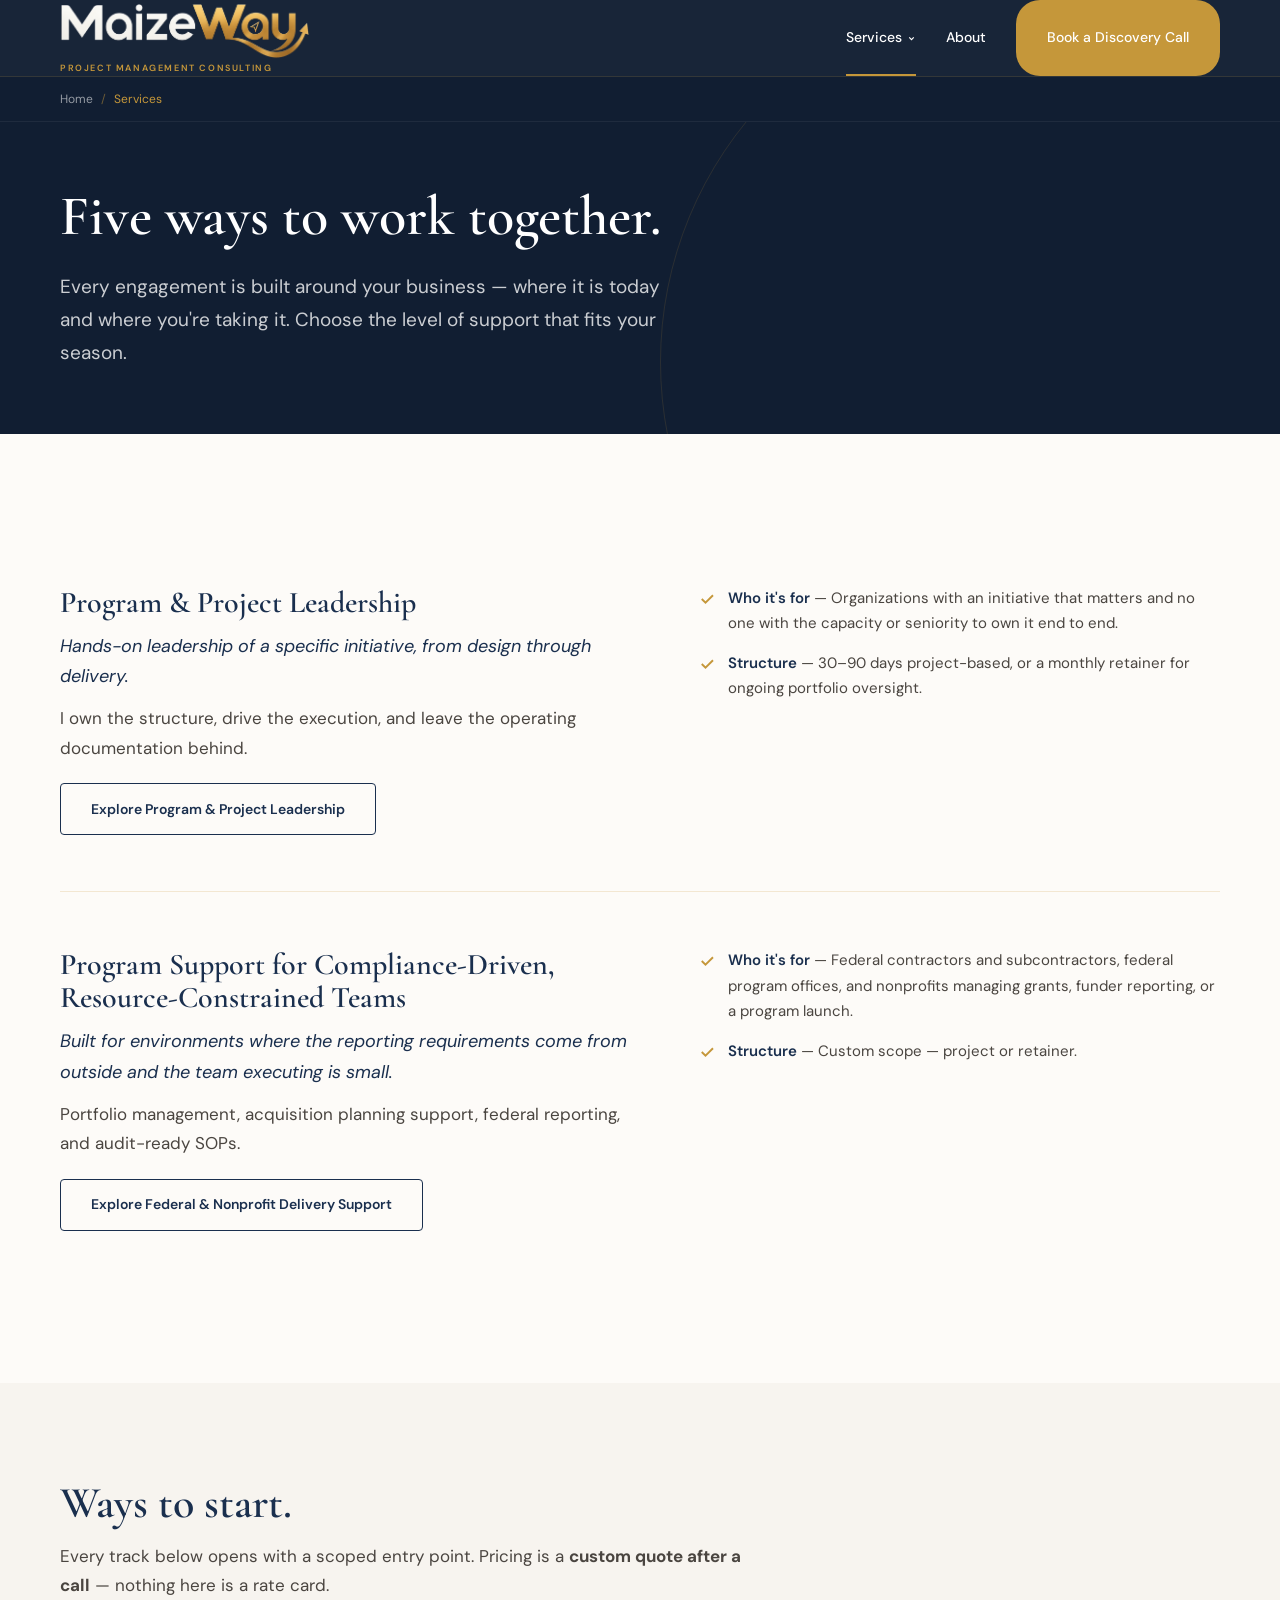
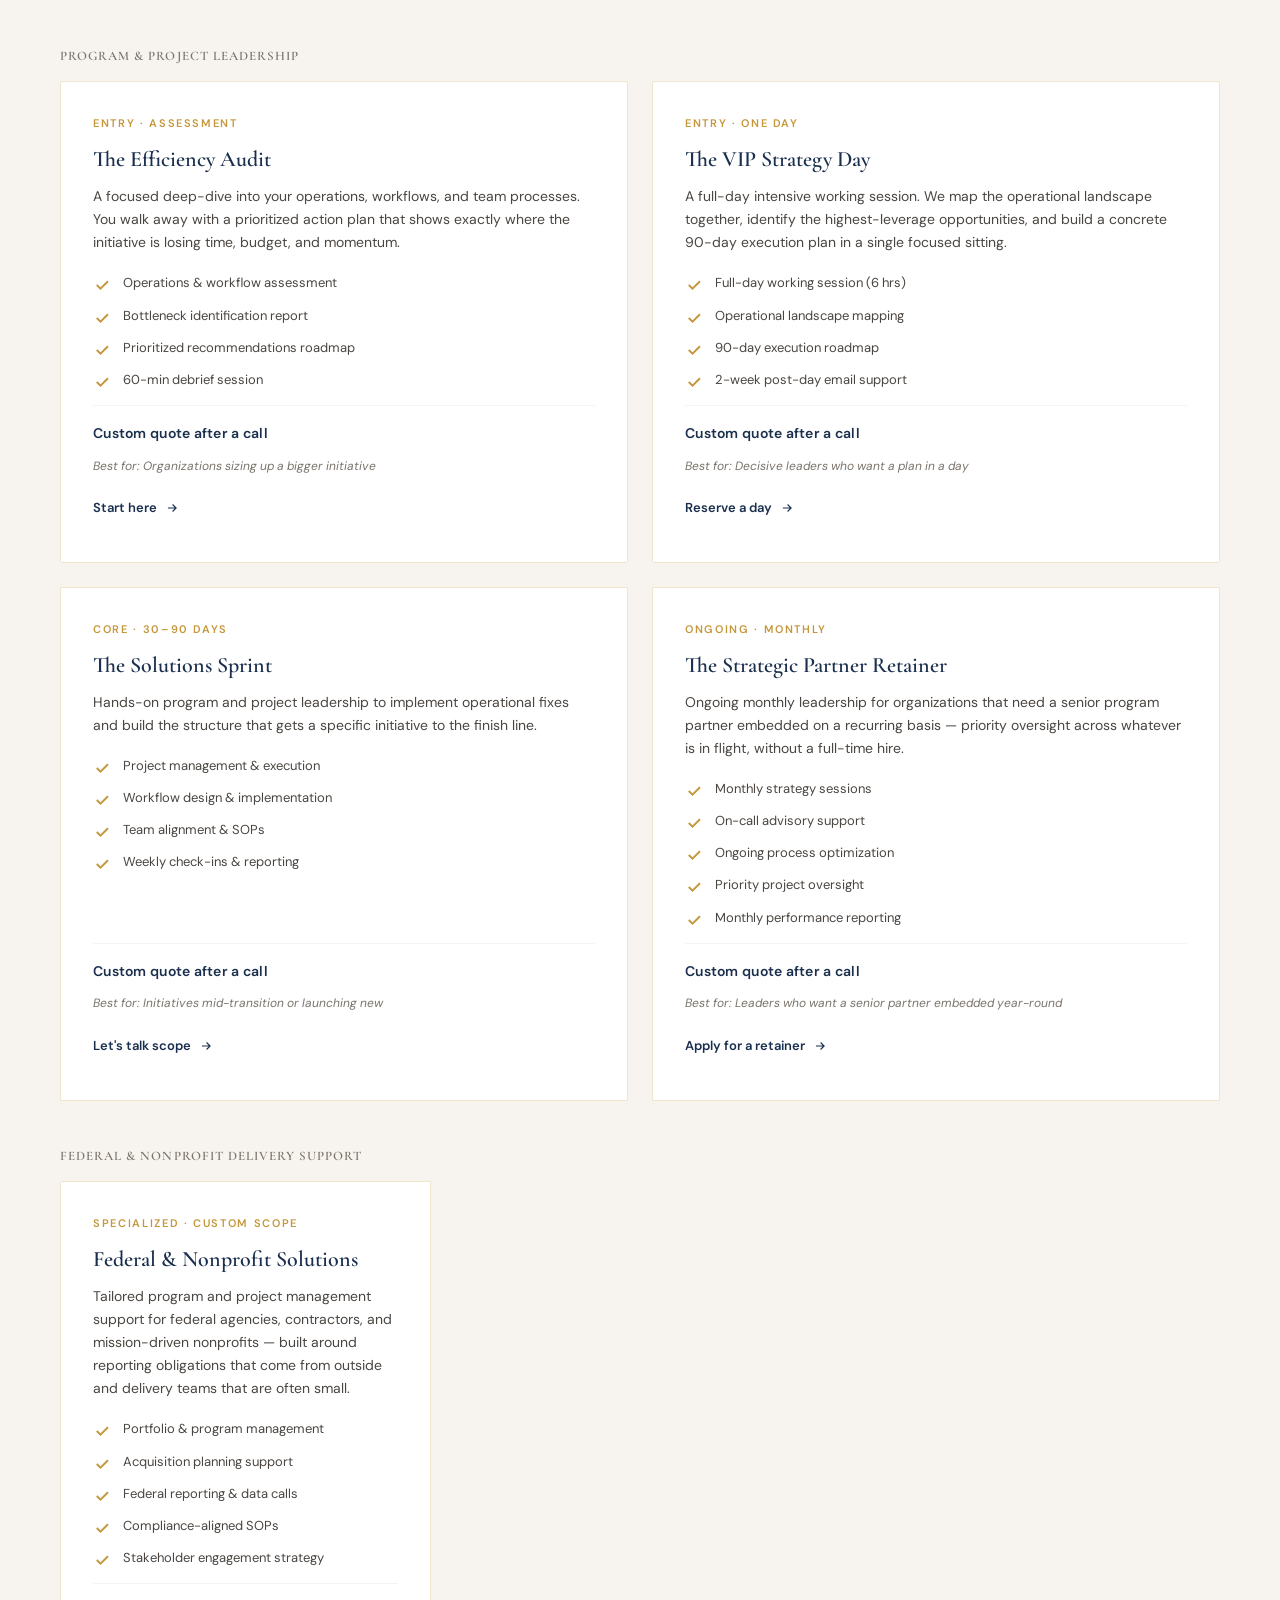
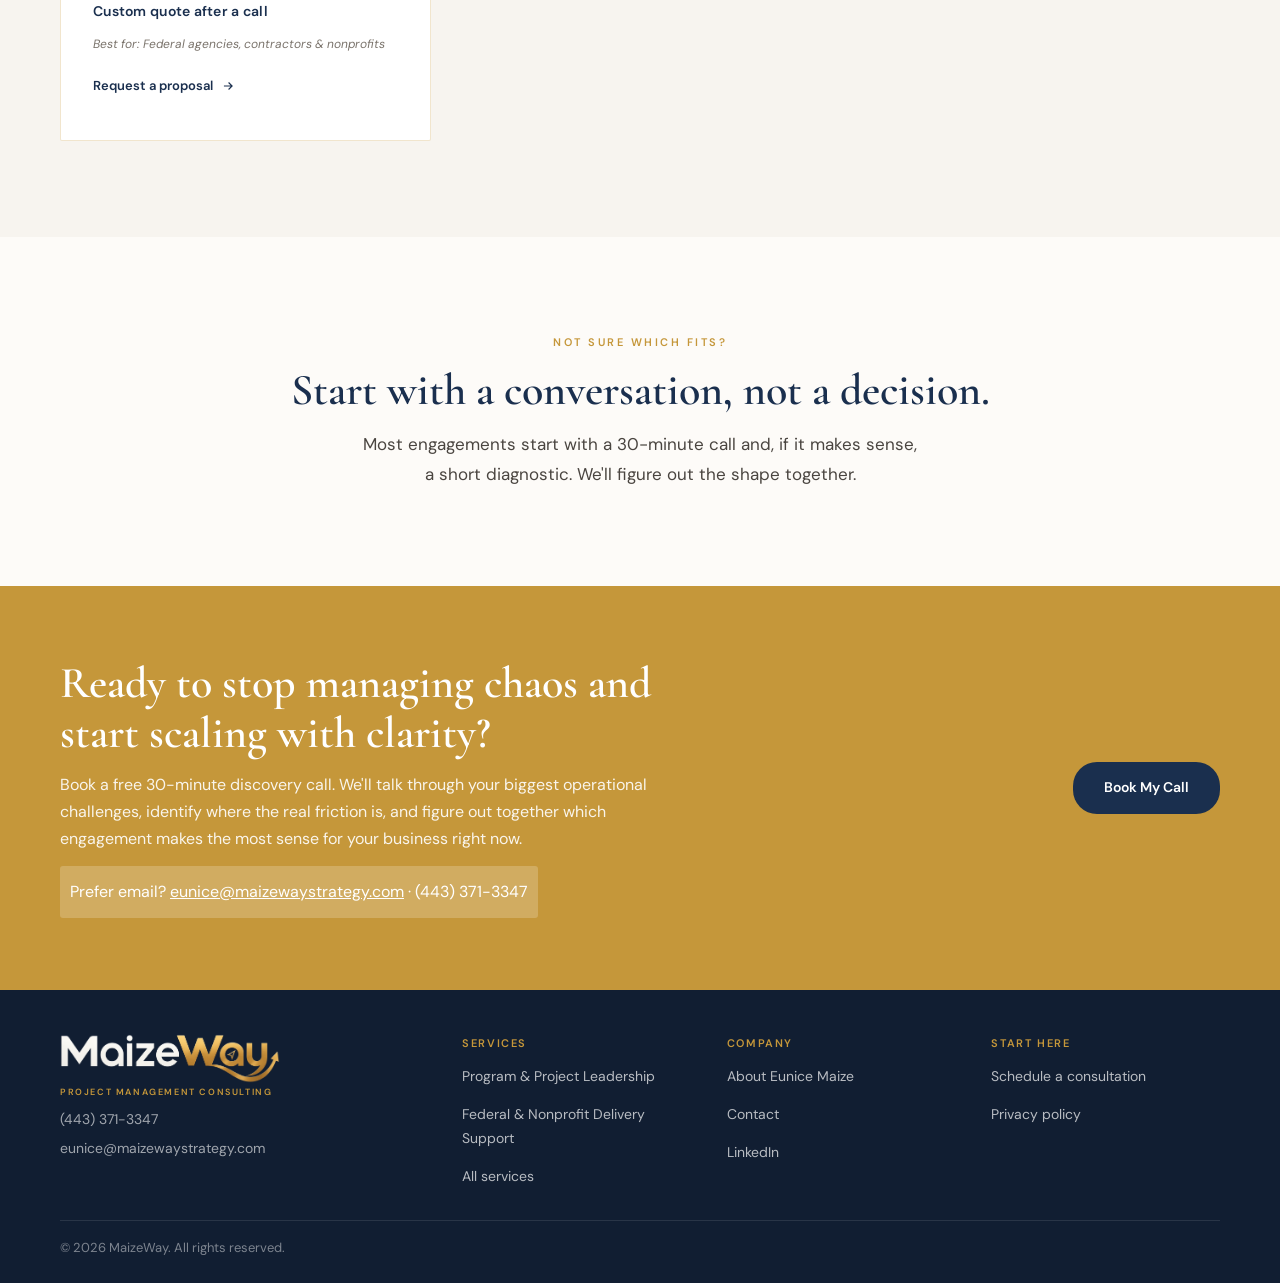
<file: services.html>
<!doctype html>
<html lang="en">
<head>
<meta charset="utf-8">
<meta name="viewport" content="width=device-width,initial-scale=1">
<title>Services | MaizeWay</title>
<meta name="description" content="Program and project leadership, project recovery, and federal and nonprofit delivery support — scoped to the problem, not a tiered package.">
<link rel="canonical" href="https://maizewaystrategy.com/services.html">
<meta property="og:type" content="website"><meta property="og:site_name" content="MaizeWay"><meta property="og:title" content="Services | MaizeWay"><meta property="og:description" content="Program and project leadership, project recovery, and federal and nonprofit delivery support — scoped to the problem, not a tiered package."><meta property="og:url" content="https://maizewaystrategy.com/services.html"><meta property="og:image" content="https://maizewaystrategy.com/og-image.jpg"><meta name="twitter:card" content="summary_large_image">
<meta name="theme-color" content="#111e32">
<link rel="apple-touch-icon" href="apple-touch-icon.png">
<link rel="icon" href="images/logo-mw-mark.png" type="image/png">
<link rel="preconnect" href="https://fonts.googleapis.com"><link rel="preconnect" href="https://fonts.gstatic.com" crossorigin>
<link rel="preload" as="style" href="https://fonts.googleapis.com/css2?family=Cormorant+Garamond:ital,wght@0,400;0,600;1,400&family=DM+Sans:wght@400;500;600&display=swap">
<link rel="stylesheet" href="https://fonts.googleapis.com/css2?family=Cormorant+Garamond:ital,wght@0,400;0,600;1,400&family=DM+Sans:wght@400;500;600&display=swap" media="print" onload="this.media='all'">
<noscript><link rel="stylesheet" href="https://fonts.googleapis.com/css2?family=Cormorant+Garamond:ital,wght@0,400;0,600;1,400&family=DM+Sans:wght@400;500;600&display=swap"></noscript>
<style>:root{--navy:#1a2f4e;--navy-dark:#111e32;--navy-mid:#243b5e;--gold:#c5973a;--gold-light:#e0af50;--cream:#f7f4ef;--warm-white:#fdfbf8;--text:#1e1b18;--text-mid:#4a4540;--text-light:#7a736b;--slate:#5a6b80;--serif:'Cormorant Garamond',Georgia,serif;--sans:'DM Sans',system-ui,-apple-system,'Segoe UI',sans-serif;--max:1240px}
*{box-sizing:border-box}html{scroll-behavior:smooth}
body{margin:0;background:var(--warm-white);color:var(--text);font-family:var(--sans);line-height:1.7;-webkit-font-smoothing:antialiased}
h1,h2,h3{font-family:var(--serif);font-weight:600;margin:0;line-height:1.1;color:var(--navy)}
h1{font-size:clamp(38px,5.5vw,64px)}h2{font-size:clamp(30px,3.6vw,44px)}h3{font-size:22px}
p{margin:0}a{color:inherit;text-decoration:none}img{max-width:100%;display:block}ul,ol{margin:0;padding:0;list-style:none}
.wrap{max-width:var(--max);margin:0 auto;padding:0 40px}
.vh{position:absolute;left:-9999px;width:1px;height:1px;overflow:hidden}.hp{position:absolute;left:-9999px}
.kicker{font-size:11px;font-weight:600;letter-spacing:2.5px;text-transform:uppercase;color:var(--gold);margin-bottom:14px}
.sec-navy .kicker{color:var(--gold-light)}
.sub,.lede{font-size:17px;line-height:1.75;color:var(--text-mid);max-width:68ch}
.link{color:var(--navy);text-decoration:underline;text-underline-offset:3px}.link:hover{color:var(--gold)}
.fine{font-size:12px;color:#9a5a2a;background:#fdf3e3;padding:2px 6px;border-radius:3px}
.btn{display:inline-flex;align-items:center;justify-content:center;min-height:52px;padding:0 30px;font-weight:600;font-size:14px;border-radius:24px;border:1px solid transparent;cursor:pointer;transition:background .2s,color .2s,border-color .2s;font-family:var(--sans)}
.btn-gold{background:var(--gold);color:#fff}.btn-gold:hover{background:var(--gold-light)}
.btn-line{border-color:rgba(255,255,255,.5);color:#fff}.btn-line:hover{border-color:#fff;background:rgba(255,255,255,.08)}
.btn-dark{border-color:var(--navy);color:var(--navy);border-radius:4px}.btn-dark:hover{background:var(--navy);color:#fff}
.btn-navy{background:var(--navy);color:#fff}.btn-navy:hover{background:var(--navy-mid)}
.more{font-size:13px;font-weight:600;color:var(--navy);display:inline-flex;align-items:center;gap:8px;min-height:44px}.more:hover{color:var(--gold)}
.more svg{width:14px;height:14px}
:focus-visible{outline:2px solid var(--gold);outline-offset:2px}
.skip{position:absolute;left:-9999px;top:8px;background:var(--gold);color:#fff;padding:12px 18px;z-index:300;font-weight:600}.skip:focus{left:16px}
/* nav */
.nav{background:rgba(17,30,50,.97);backdrop-filter:blur(10px);position:sticky;top:0;z-index:50;border-bottom:1px solid rgba(197,151,58,.15)}
.nav .wrap{height:76px;display:flex;align-items:center;justify-content:space-between;gap:24px}
.brand{display:flex;align-items:center;min-width:0;color:#fff}
.brand-lockup{display:flex;flex-direction:column;align-items:flex-start;justify-content:center;gap:3px;line-height:1;min-width:0}
.brand-mark{display:block;position:relative;width:min(250px,44vw);aspect-ratio:1035/240;overflow:hidden;flex:none;clip-path:polygon(0 0,100% 0,100% 100%,75% 100%,75% 75%,0 75%)}
.brand-mark .brand-logo{position:absolute;top:0;left:0;width:100%;height:auto;max-width:none;object-fit:fill;object-position:left top}
.brand-lockup .tagline{font-family:var(--sans);font-size:9px;font-weight:600;letter-spacing:1.6px;text-transform:uppercase;color:var(--gold);white-space:nowrap}
.foot .brand-mark{width:min(220px,70vw)}
.foot .brand-lockup{margin:0 0 8px}
.menu{display:flex;align-items:center;gap:30px;flex:1;justify-content:flex-end}.menu>li{position:relative}
.menu>li>a{font-size:14px;font-weight:500;color:#fff;display:inline-flex;align-items:center;gap:5px;height:76px}
.menu>li>a:hover,.menu>li.open>a{color:var(--gold)}.menu>li.active>a{box-shadow:inset 0 -2px 0 var(--gold)}
.caret{width:9px;height:9px;stroke:currentColor;fill:none;stroke-width:3;transition:transform .2s}.menu>li.open .caret{transform:rotate(180deg)}
.dd{position:absolute;top:76px;left:-24px;min-width:340px;background:#fff;border:1px solid rgba(197,151,58,.2);box-shadow:0 20px 40px rgba(17,30,50,.18);padding:6px 0;display:none;flex-direction:column}
.dd a{padding:11px 22px;color:var(--navy);display:flex;flex-direction:column;gap:2px;font-weight:600;font-size:14px}
.dd a small{font-size:12px;font-weight:400;color:var(--text-light);line-height:1.45}.dd a:hover{background:var(--cream)}
.dd a.all{flex-direction:row;align-items:center;gap:6px;border-top:1px solid var(--cream);margin-top:4px;color:var(--gold);font-size:12px}
.dd a.all svg{width:15px;height:15px;flex:none}
li.open>.dd{display:flex}
.burger{display:none;width:44px;height:44px;background:transparent;border:0;color:#fff;cursor:pointer;align-items:center;justify-content:center}
.mnav{display:none;position:fixed;inset:0;background:var(--navy-dark);color:#fff;z-index:100;padding:0 24px;flex-direction:column;overflow:auto}
.mnav.open{display:flex}
.mnav .top{height:70px;display:flex;align-items:center;justify-content:space-between;border-bottom:1px solid rgba(255,255,255,.1)}
.mnav .top .burger{display:flex}
.mnav nav{display:flex;flex-direction:column;flex:1;padding-top:8px}
.mnav .row{display:flex;justify-content:space-between;align-items:center;padding:18px 0;border:0;border-bottom:1px solid rgba(255,255,255,.1);font-family:var(--serif);font-size:24px;color:#fff;background:none;width:100%;text-align:left;cursor:pointer}
.mnav .row svg{transition:transform .2s}.mnav .row[aria-expanded=true] svg{transform:rotate(180deg)}
.mnav .sub{display:none;flex-direction:column;padding:4px 0 14px 16px}.mnav .sub.open{display:flex}
.mnav .sub a{font-size:16px;color:rgba(255,255,255,.75);padding:12px 0}
.mnav .foot{display:flex;flex-direction:column;gap:16px;padding:24px 0 32px}
.mnav .foot .ln{display:flex;justify-content:space-between;font-size:13px;color:rgba(255,255,255,.6);flex-wrap:wrap;gap:8px}.mnav .foot .ln a{padding:10px 0}
/* crumbs */
.crumbs{background:var(--navy-dark);border-bottom:1px solid rgba(255,255,255,.06)}
.crumbs ol{display:flex;gap:8px;padding:12px 0;font-size:12px;color:rgba(255,255,255,.55);flex-wrap:wrap}
.crumbs li+li::before{content:"/";margin-right:8px;opacity:.5}.crumbs a:hover{color:#fff}.crumbs [aria-current]{color:var(--gold)}
/* sections */
.sec{padding:96px 0}.sec-stone{background:var(--cream)}
.sec-navy{background:var(--navy-dark);color:#fff}.sec-navy h2,.sec-navy h3{color:#fff}.sec-navy .sub{color:rgba(255,255,255,.72)}
.head{display:flex;justify-content:space-between;align-items:flex-end;gap:40px;margin-bottom:48px}.head .t{max-width:700px}.head .sub{margin-top:14px}
.grid{display:grid;gap:24px}.g2{grid-template-columns:repeat(2,minmax(0,1fr))}.g3{grid-template-columns:repeat(3,minmax(0,1fr))}
.card{background:#fff;border:1px solid rgba(197,151,58,.2);border-radius:2px;padding:32px}.card h3{margin-bottom:10px;font-size:19px}.card p{font-size:15px;color:var(--text-mid)}
.link-card{display:flex;flex-direction:column;gap:8px}.link-card:hover{border-color:var(--gold)}.link-card .more{margin-top:auto}
/* hero */
.hero{background:var(--navy-dark);color:#fff;position:relative;overflow:hidden}
.hero .ring{position:absolute;right:-140px;top:-140px;width:760px;height:760px;border-radius:50%;border:1px solid rgba(197,151,58,.14);pointer-events:none}
.hero .wrap{position:relative;padding-top:88px;padding-bottom:88px}
.hero h1{color:#fff}.hero .lede{color:rgba(255,255,255,.78);font-size:19px;max-width:600px;margin-top:22px}
.hero .acts{display:flex;gap:16px;margin-top:32px;flex-wrap:wrap}
.hero .split{display:grid;grid-template-columns:1.05fr .8fr;gap:64px;align-items:center}
.hero .photo{border-radius:4px;overflow:hidden;border:1px solid rgba(197,151,58,.3);max-width:340px;justify-self:end;margin:0}
.hero .photo img{width:100%;height:auto;display:block}
.hero-inner .wrap{padding-top:64px;padding-bottom:64px}.hero-inner h1{font-size:clamp(34px,4.6vw,56px)}
/* proof */
.proof{display:flex;flex-direction:column;gap:40px}
.nums{display:grid;grid-template-columns:repeat(3,minmax(0,1fr));gap:28px}
.stat .n{font-family:var(--serif);font-size:48px;line-height:1;color:var(--navy);font-weight:600}
.stat .l{font-size:13px;color:var(--text-mid);margin-top:8px;max-width:26ch}
.client-line{font-size:16px;color:var(--text-mid);font-style:italic;border-top:1px solid rgba(197,151,58,.25);padding-top:28px}
/* services grid */
.svc{display:grid;grid-template-columns:repeat(3,minmax(0,1fr));gap:24px}
.svc article{background:#fff;border:1px solid rgba(197,151,58,.2);padding:32px;display:flex;flex-direction:column;gap:12px}
.svc h3{font-size:21px}.svc h3 a:hover{color:var(--gold)}.svc .tag{font-style:italic;color:var(--navy);font-size:15px}
.svc p:not(.tag){font-size:14px;color:var(--text-mid);flex:1}
.svcrow{display:grid;grid-template-columns:1.1fr 1fr;gap:64px;align-items:start;padding:56px 0;border-bottom:1px solid rgba(197,151,58,.2)}.svcrow:last-child{border-bottom:0}
.svcrow h2{font-size:30px}.svcrow h2 a:hover{color:var(--gold)}.svcrow .tag{font-style:italic;color:var(--navy);font-size:18px;margin:12px 0}.svcrow .btn{margin-top:20px}
.ticks{display:flex;flex-direction:column;gap:14px}.ticks li{display:flex;gap:12px;font-size:15px;color:var(--text-mid)}
.ticks svg{width:18px;height:18px;flex:none;color:var(--gold);margin-top:4px}.ticks b{color:var(--navy);font-weight:600}
.ticks.card{background:#fff;border:1px solid rgba(197,151,58,.2);border-radius:2px;padding:32px}
.po h2{margin:10px 0 16px}
/* about */
.about{display:grid;grid-template-columns:.85fr 1.15fr;gap:64px;align-items:center}
.about .img{border-radius:4px;overflow:hidden;border:1px solid rgba(197,151,58,.25)}.about .img img{width:100%;height:auto;display:block}
.about .t{display:flex;flex-direction:column;gap:18px}.about .btn{align-self:flex-start;margin-top:6px}
.beliefs{display:flex;flex-direction:column;gap:24px;max-width:760px}
.beliefs blockquote{margin:0;font-family:var(--serif);font-size:24px;font-style:italic;color:var(--navy);border-left:2px solid var(--gold);padding-left:24px;line-height:1.4}
.creds{display:flex;flex-direction:column;gap:16px;max-width:640px}.creds li{font-size:15px;color:var(--text-mid);padding-bottom:14px;border-bottom:1px solid rgba(197,151,58,.2)}.creds b{color:var(--navy)}
/* method */
.steps{display:grid;grid-template-columns:repeat(5,minmax(0,1fr));gap:24px}
.steps li{display:flex;flex-direction:column;gap:8px}.steps .n{font-family:var(--serif);font-size:30px;color:var(--gold);font-weight:600}
.steps h3{font-size:18px;color:#fff}.steps .does{font-size:13px;color:rgba(255,255,255,.75)}
.steps .get{font-size:12px;color:rgba(255,255,255,.9)}.steps .dur{font-size:11px;letter-spacing:.08em;text-transform:uppercase;color:var(--gold-light);margin-top:auto}
.steps.light h3{color:var(--navy)}.steps.light .does{color:var(--text-mid)}.steps.light .get{color:var(--text)}
.method-note{margin-top:36px;font-size:14px;color:rgba(255,255,255,.7);font-style:italic}
.sec:not(.sec-navy) .method-note{color:var(--text-mid)}
/* price */
.price{max-width:760px}.price h2{margin-bottom:16px}
/* cta */
.cta{background:var(--gold)}.cta .wrap{padding-top:72px;padding-bottom:72px;display:flex;justify-content:space-between;align-items:center;gap:48px}
.cta h2{color:#fff;line-height:1.15}.cta p{font-size:16px;color:rgba(255,255,255,.9);margin-top:12px}.cta .fine{background:rgba(255,255,255,.2);color:#fff;margin-top:14px;display:inline-block;padding:6px 10px}.cta .fine a{display:inline-block;padding:6px 0}.cta .t{max-width:620px}
.cta a.link,.cta a[href^=mailto]{color:#fff;text-decoration:underline}
/* contact */
.contact{display:grid;grid-template-columns:1fr 1.15fr;gap:64px;align-items:start}
.next{counter-reset:n;display:flex;flex-direction:column;gap:16px;margin-top:20px}
.next li{counter-increment:n;padding-left:40px;position:relative;font-size:15px;color:var(--text-mid)}
.next li::before{content:counter(n);position:absolute;left:0;top:0;width:26px;height:26px;border:1px solid var(--gold);color:var(--gold);border-radius:50%;display:flex;align-items:center;justify-content:center;font-family:var(--serif);font-size:14px}
.next b{color:var(--navy)}
.cinfo{display:grid;grid-template-columns:auto minmax(0,1.7fr) minmax(0,1fr);gap:20px;margin-top:32px}.cinfo>div{min-width:0}.cinfo b{display:block;font-size:11px;letter-spacing:.15em;text-transform:uppercase;color:var(--gold);margin-bottom:6px}.cinfo p{font-size:15px}.cinfo a[href^=mailto]{overflow-wrap:anywhere}
form.f{background:#fff;border:1px solid rgba(197,151,58,.2);padding:40px;display:grid;grid-template-columns:1fr 1fr;gap:20px}
form.f .full{grid-column:1/-1}
form.f label{display:flex;flex-direction:column;gap:8px;font-size:12px;font-weight:600;letter-spacing:.06em;text-transform:uppercase;color:var(--text-mid)}
form.f input,form.f select,form.f textarea{min-height:50px;padding:0 16px;border:1px solid rgba(197,151,58,.3);background:var(--cream);font-family:inherit;font-size:16px;color:var(--text);width:100%;border-radius:4px}
form.f textarea{padding:14px 16px;resize:vertical}
form.f select{appearance:none;background-image:linear-gradient(45deg,transparent 50%,var(--text-mid) 50%),linear-gradient(135deg,var(--text-mid) 50%,transparent 50%);background-position:calc(100% - 22px) 22px,calc(100% - 16px) 22px;background-size:6px 6px;background-repeat:no-repeat}
form.f input:focus,form.f textarea:focus,form.f select:focus{outline:2px solid var(--gold);border-color:var(--gold)}
form.f input[aria-invalid=true],form.f textarea[aria-invalid=true]{border-color:#b4463c}
.err{display:none;font-size:14px;padding:12px 14px;background:#f7e5e1;color:#7a2e22;border-radius:4px}.err.on{display:block}
.ok{font-size:14px;padding:12px 14px;background:#e8f1e4;color:#2c5a2e;border-radius:4px}
.prose{max-width:760px}.prose h1{margin-bottom:16px}.prose h2{font-size:26px;margin:32px 0 10px}.prose p{color:var(--text-mid);margin-bottom:12px}
/* footer */
.foot{background:var(--navy-dark);color:#fff}.foot .wrap{padding-top:44px;padding-bottom:24px}
.fcols{display:grid;grid-template-columns:1.6fr 1fr 1fr 1fr;gap:36px}.fcols ul{display:flex;flex-direction:column}
.fcols li a{font-size:14px;color:rgba(255,255,255,.7);padding:7px 0;display:inline-block}.fcols li a:hover{color:#fff}
.fh{font-size:11px;font-weight:600;letter-spacing:.15em;text-transform:uppercase;color:var(--gold);margin-bottom:6px}
.fb{font-family:var(--serif);font-size:24px;font-weight:600;color:#fff;margin-bottom:0}
.fa{font-size:14px;line-height:1.5;color:rgba(255,255,255,.6);font-style:normal;margin:0}.fa a{padding:4px 0;display:inline-block;max-width:100%}.fa a:hover{color:#fff}.fa a[href^=mailto],.mnav .foot .ln a[href^=mailto],.cta .fine a[href^=mailto]{overflow-wrap:anywhere}.mnav .foot .ln a[href^=mailto]{min-width:0}
.legal{font-size:13px;color:rgba(255,255,255,.45);padding-top:16px;margin-top:24px;border-top:1px solid rgba(255,255,255,.1)}
/* sticky bar */
.stickybar{display:none;position:fixed;left:0;right:0;bottom:0;z-index:40;padding:10px 16px calc(10px + env(safe-area-inset-bottom));background:var(--navy-dark);border-top:1px solid rgba(197,151,58,.2);gap:10px;transform:translateY(110%);transition:transform .25s}
.stickybar.on{transform:none}.stickybar .btn{flex:1;min-height:46px;padding:0 16px}.stickybar .btn-line{flex:0 0 auto}
@media(prefers-reduced-motion:reduce){html{scroll-behavior:auto}*{transition:none!important}}
@media(max-width:1100px){
 .menu{gap:22px}.hero .split{grid-template-columns:1fr;justify-items:center;text-align:center}.hero .photo{max-width:280px;justify-self:center}.hero .acts{justify-content:center}.hero .copy{align-items:center}.hero-proof{justify-content:center}
 .proof,.about,.svcrow,.contact,.po{grid-template-columns:1fr}.about .img{max-width:340px;order:-1}
 .svc{grid-template-columns:1fr}.steps{grid-template-columns:repeat(2,minmax(0,1fr))}.fcols{grid-template-columns:1fr 1fr}
 .nav .brand-mark{width:min(230px,40vw)}
}
@media(max-width:820px){
 .wrap{padding:0 22px}.menu{display:none}.burger{display:flex}
 .nav .brand-mark,.mnav .brand-mark{width:min(200px,58vw)}
 .nav .brand-lockup .tagline,.mnav .brand-lockup .tagline{font-size:8px;letter-spacing:1.15px}
 .foot .brand-mark{width:min(200px,70vw)}
 .sec{padding:64px 0}.hero .wrap{padding-top:52px;padding-bottom:52px}.hero .lede{font-size:17px}
 .head{flex-direction:column;align-items:flex-start;gap:16px;margin-bottom:32px}
 .g2,.g3,.nums,.steps,.cinfo{grid-template-columns:1fr}
 .cta .wrap{flex-direction:column;align-items:flex-start;padding-top:56px;padding-bottom:56px}
 .fcols{grid-template-columns:1fr}
 form.f{grid-template-columns:1fr;padding:24px}.hero .acts{flex-direction:column}
 .btn{width:100%}.menu .cta,.stickybar .btn{width:auto}.card{padding:26px}
 .stickybar{display:flex}
}

/* packages */
.pkg-group{margin-bottom:48px}.pkg-group:last-child{margin-bottom:0}
.pkg-group-h{font-size:13px;font-weight:600;letter-spacing:.08em;text-transform:uppercase;color:var(--text-light);margin-bottom:18px}
.pkg-group-h a:hover{color:var(--gold)}
.pkgs{align-items:stretch}
.pkg{background:#fff;border:1px solid rgba(197,151,58,.25);border-radius:2px;padding:32px;display:flex;flex-direction:column;gap:14px}
.pkg-kicker{font-size:11px;font-weight:600;letter-spacing:.15em;text-transform:uppercase;color:var(--gold)}
.pkg h3{font-size:22px}.pkg h3 a{display:inline-block;padding:2px 0}
.pkg-desc{font-size:14px;color:var(--text-mid);line-height:1.65}
.pkg .ticks{gap:10px;margin-top:4px}.pkg .ticks li{font-size:13px}
.pkg-foot{margin-top:auto;padding-top:16px;border-top:1px solid var(--cream);display:flex;flex-direction:column;gap:10px}
.pkg-price{font-size:14px;font-weight:600;color:var(--navy);letter-spacing:.02em;margin:0}
.pkg-bestfor{font-size:12px;font-style:italic;color:var(--text-light)}
@media(max-width:1100px){.pkgs.g3{grid-template-columns:1fr 1fr}}
@media(max-width:820px){.pkgs.g3,.pkgs.g2{grid-template-columns:1fr}}
.lede.quote{font-family:var(--serif);font-style:italic;font-size:22px;color:var(--gold-light);max-width:520px}
.pkgteaser{display:grid;grid-template-columns:repeat(3,minmax(0,1fr));gap:24px}
.pkgteaser article{background:#fff;border:1px solid rgba(197,151,58,.2);padding:28px;display:flex;flex-direction:column;gap:10px}
.pkgteaser .n{font-family:var(--serif);font-size:14px;color:var(--gold);letter-spacing:.1em}
.pkgteaser h3{font-size:19px}.pkgteaser h3 a{display:inline-block;padding:2px 0}.pkgteaser h3 a:hover{color:var(--gold)}
.pkgteaser .tag{font-size:12px;font-weight:600;letter-spacing:.08em;text-transform:uppercase;color:var(--text-light);font-style:normal}
.pkgteaser p:not(.tag):not(.n){font-size:14px;color:var(--text-mid);flex:1}
@media(max-width:1100px){.pkgteaser{grid-template-columns:1fr 1fr}}
@media(max-width:820px){.pkgteaser{grid-template-columns:1fr}}
</style>
<script type="application/ld+json">{"@context": "https://schema.org", "@graph": [{"@type": "ProfessionalService", "@id": "https://maizewaystrategy.com/#org", "name": "MaizeWay", "url": "https://maizewaystrategy.com/", "telephone": "+14433713347", "email": "eunice@maizewaystrategy.com", "address": {"@type": "PostalAddress", "addressLocality": "Bowie", "addressRegion": "MD", "addressCountry": "US"}, "areaServed": "Bowie, MD & the DC metro", "founder": {"@id": "https://maizewaystrategy.com/#founder"}, "description": "Operational and project management consulting for federal, nonprofit, and private-sector organizations."}, {"@type": "Person", "@id": "https://maizewaystrategy.com/#founder", "name": "Eunice Maize", "jobTitle": "PMP, Business Solutions Architect", "worksFor": {"@id": "https://maizewaystrategy.com/#org"}, "url": "https://maizewaystrategy.com/about.html", "hasCredential": {"@type": "EducationalOccupationalCredential", "name": "Project Management Professional (PMP)"}}, {"@type": "WebSite", "@id": "https://maizewaystrategy.com/#site", "url": "https://maizewaystrategy.com/", "name": "MaizeWay", "publisher": {"@id": "https://maizewaystrategy.com/#org"}}, {"@type": "BreadcrumbList", "itemListElement": [{"@type": "ListItem", "position": 1, "name": "Home", "item": "https://maizewaystrategy.com/index.html"}, {"@type": "ListItem", "position": 2, "name": "Services", "item": "https://maizewaystrategy.com/services.html"}]}]}</script>
</head>
<body>

<a class="skip" href="#main">Skip to content</a>
<header class="nav" id="nav"><div class="wrap">
 <a class="brand" href="index.html" aria-label="MaizeWay, project management consulting"><span class="brand-lockup"><span class="brand-mark"><img class="brand-logo" src="images/logo-maizeway-capital.png" alt="" width="1035" height="231"></span><span class="tagline">PROJECT MANAGEMENT CONSULTING</span></span></a>
 <nav aria-label="Primary"><ul class="menu">
  <li class="active"><a href="services.html" aria-haspopup="true" aria-expanded="false">Services <svg class="caret" aria-hidden="true" viewBox="0 0 24 24"><path d="M6 9l6 6 6-6"/></svg></a><div class="dd" role="menu"><a href="program-project-leadership.html" role="menuitem">Program & Project Leadership<small>I own the structure, drive the execution, and leave the operating documentation behind.</small></a><a href="federal-nonprofit-delivery.html" role="menuitem">Federal & Nonprofit Delivery Support<small>Portfolio management, acquisition planning support, federal reporting, and audit-ready SOPs.</small></a><a href="services.html" role="menuitem" class="all">All services <svg aria-hidden="true" width="15" height="15" viewBox="0 0 24 24" fill="none" stroke="currentColor" stroke-width="2"><path d="M5 12h14M13 6l6 6-6 6"/></svg></a></div></li>
  <li><a href="about.html">About</a></li>
  <li><a class="btn btn-gold cta" href="contact.html" data-track="nav_cta">Book a Discovery Call</a></li>
 </ul></nav>
 <button class="burger" id="burger" aria-label="Open menu" aria-expanded="false" aria-controls="mnav"><svg aria-hidden="true" width="24" height="24" viewBox="0 0 24 24" fill="none" stroke="currentColor" stroke-width="2"><path d="M4 7h16M4 12h16M4 17h16"/></svg></button>
</div></header>
<div class="mnav" id="mnav" role="dialog" aria-modal="true" aria-label="Menu" aria-hidden="true">
 <div class="top"><a class="brand" href="index.html" aria-label="MaizeWay, project management consulting"><span class="brand-lockup"><span class="brand-mark"><img class="brand-logo" src="images/logo-maizeway-capital.png" alt="" width="1035" height="231"></span><span class="tagline">PROJECT MANAGEMENT CONSULTING</span></span></a><button class="burger" id="mclose" aria-label="Close menu"><svg aria-hidden="true" width="22" height="22" viewBox="0 0 24 24" fill="none" stroke="currentColor" stroke-width="2"><path d="M6 6l12 12M18 6L6 18"/></svg></button></div>
 <nav aria-label="Mobile">
  <button class="row" data-acc aria-expanded="false" aria-controls="msub"><span>Services</span><svg aria-hidden="true" width="16" height="16" viewBox="0 0 24 24" fill="none" stroke="currentColor" stroke-width="2.5"><path d="M6 9l6 6 6-6"/></svg></button>
  <div class="sub" id="msub"><a href="program-project-leadership.html">Program & Project Leadership</a><a href="federal-nonprofit-delivery.html">Federal & Nonprofit Delivery Support</a><a href="services.html">All services</a></div>
  <a class="row" href="about.html">About</a>
  <a class="row" href="contact.html">Contact</a>
 </nav>
 <div class="foot"><a class="btn btn-gold" href="contact.html">Book a Discovery Call</a><div class="ln"><a href="tel:+14433713347">(443) 371-3347</a><a href="mailto:eunice@maizewaystrategy.com">eunice@maizewaystrategy.com</a></div></div>
</div>

<main id="main" tabindex="-1">

<nav class="crumbs" aria-label="Breadcrumb"><div class="wrap"><ol><li><a href="index.html">Home</a></li><li aria-current="page">Services</li></ol></div></nav>
<section class="hero hero-inner"><div class="ring r1" aria-hidden="true"></div><div class="wrap"><h1>Five ways to work together.</h1><p class="lede">Every engagement is built around your business — where it is today and where you're taking it. Choose the level of support that fits your season.</p></div></section>
<section class="sec"><div class="wrap">
 <article class="svcrow" id="program-project-leadership"><div><h2><a href="program-project-leadership.html">Program & Project Leadership</a></h2><p class="tag">Hands-on leadership of a specific initiative, from design through delivery.</p><p class="sub">I own the structure, drive the execution, and leave the operating documentation behind.</p><a class="btn btn-dark" href="program-project-leadership.html">Explore Program & Project Leadership</a></div><ul class="ticks"><li><svg aria-hidden="true" viewBox="0 0 24 24" fill="none" stroke="currentColor" stroke-width="2.5"><path d="M5 12l5 5L20 7"/></svg><span><b>Who it's for</b> — Organizations with an initiative that matters and no one with the capacity or seniority to own it end to end.</span></li><li><svg aria-hidden="true" viewBox="0 0 24 24" fill="none" stroke="currentColor" stroke-width="2.5"><path d="M5 12l5 5L20 7"/></svg><span><b>Structure</b> — 30–90 days project-based, or a monthly retainer for ongoing portfolio oversight.</span></li></ul></article><article class="svcrow" id="federal-nonprofit-delivery"><div><h2><a href="federal-nonprofit-delivery.html">Program Support for Compliance-Driven, Resource-Constrained Teams</a></h2><p class="tag">Built for environments where the reporting requirements come from outside and the team executing is small.</p><p class="sub">Portfolio management, acquisition planning support, federal reporting, and audit-ready SOPs.</p><a class="btn btn-dark" href="federal-nonprofit-delivery.html">Explore Federal & Nonprofit Delivery Support</a></div><ul class="ticks"><li><svg aria-hidden="true" viewBox="0 0 24 24" fill="none" stroke="currentColor" stroke-width="2.5"><path d="M5 12l5 5L20 7"/></svg><span><b>Who it's for</b> — Federal contractors and subcontractors, federal program offices, and nonprofits managing grants, funder reporting, or a program launch.</span></li><li><svg aria-hidden="true" viewBox="0 0 24 24" fill="none" stroke="currentColor" stroke-width="2.5"><path d="M5 12l5 5L20 7"/></svg><span><b>Structure</b> — Custom scope — project or retainer.</span></li></ul></article>
</div></section>
<section class="sec sec-stone"><div class="wrap">
 <div class="head"><div class="t"><h2>Ways to start.</h2><p class="sub">Every track below opens with a scoped entry point. Pricing is a <strong>custom quote after a call</strong> — nothing here is a rate card.</p></div></div>
 <div class="pkg-group"><h3 class="pkg-group-h"><a href="program-project-leadership.html">Program & Project Leadership</a></h3><div class="grid g2 pkgs"><article class="pkg">
 <p class="pkg-kicker">Entry &middot; ASSESSMENT</p>
 <h3>The Efficiency Audit</h3>
 <p class="pkg-desc">A focused deep-dive into your operations, workflows, and team processes. You walk away with a prioritized action plan that shows exactly where the initiative is losing time, budget, and momentum.</p>
 <ul class="ticks"><li><svg aria-hidden="true" viewBox="0 0 24 24" fill="none" stroke="currentColor" stroke-width="2.5"><path d="M5 12l5 5L20 7"/></svg>Operations & workflow assessment</li><li><svg aria-hidden="true" viewBox="0 0 24 24" fill="none" stroke="currentColor" stroke-width="2.5"><path d="M5 12l5 5L20 7"/></svg>Bottleneck identification report</li><li><svg aria-hidden="true" viewBox="0 0 24 24" fill="none" stroke="currentColor" stroke-width="2.5"><path d="M5 12l5 5L20 7"/></svg>Prioritized recommendations roadmap</li><li><svg aria-hidden="true" viewBox="0 0 24 24" fill="none" stroke="currentColor" stroke-width="2.5"><path d="M5 12l5 5L20 7"/></svg>60-min debrief session</li></ul>
 <div class="pkg-foot"><p class="pkg-price">Custom quote after a call</p><span class="pkg-bestfor">Best for: Organizations sizing up a bigger initiative</span><a class="more" href="contact.html">Start here <svg aria-hidden="true" viewBox="0 0 24 24" fill="none" stroke="currentColor" stroke-width="2"><path d="M5 12h14M13 6l6 6-6 6"/></svg></a></div>
</article><article class="pkg">
 <p class="pkg-kicker">Entry &middot; ONE DAY</p>
 <h3>The VIP Strategy Day</h3>
 <p class="pkg-desc">A full-day intensive working session. We map the operational landscape together, identify the highest-leverage opportunities, and build a concrete 90-day execution plan in a single focused sitting.</p>
 <ul class="ticks"><li><svg aria-hidden="true" viewBox="0 0 24 24" fill="none" stroke="currentColor" stroke-width="2.5"><path d="M5 12l5 5L20 7"/></svg>Full-day working session (6 hrs)</li><li><svg aria-hidden="true" viewBox="0 0 24 24" fill="none" stroke="currentColor" stroke-width="2.5"><path d="M5 12l5 5L20 7"/></svg>Operational landscape mapping</li><li><svg aria-hidden="true" viewBox="0 0 24 24" fill="none" stroke="currentColor" stroke-width="2.5"><path d="M5 12l5 5L20 7"/></svg>90-day execution roadmap</li><li><svg aria-hidden="true" viewBox="0 0 24 24" fill="none" stroke="currentColor" stroke-width="2.5"><path d="M5 12l5 5L20 7"/></svg>2-week post-day email support</li></ul>
 <div class="pkg-foot"><p class="pkg-price">Custom quote after a call</p><span class="pkg-bestfor">Best for: Decisive leaders who want a plan in a day</span><a class="more" href="contact.html">Reserve a day <svg aria-hidden="true" viewBox="0 0 24 24" fill="none" stroke="currentColor" stroke-width="2"><path d="M5 12h14M13 6l6 6-6 6"/></svg></a></div>
</article><article class="pkg">
 <p class="pkg-kicker">Core &middot; 30–90 DAYS</p>
 <h3>The Solutions Sprint</h3>
 <p class="pkg-desc">Hands-on program and project leadership to implement operational fixes and build the structure that gets a specific initiative to the finish line.</p>
 <ul class="ticks"><li><svg aria-hidden="true" viewBox="0 0 24 24" fill="none" stroke="currentColor" stroke-width="2.5"><path d="M5 12l5 5L20 7"/></svg>Project management & execution</li><li><svg aria-hidden="true" viewBox="0 0 24 24" fill="none" stroke="currentColor" stroke-width="2.5"><path d="M5 12l5 5L20 7"/></svg>Workflow design & implementation</li><li><svg aria-hidden="true" viewBox="0 0 24 24" fill="none" stroke="currentColor" stroke-width="2.5"><path d="M5 12l5 5L20 7"/></svg>Team alignment & SOPs</li><li><svg aria-hidden="true" viewBox="0 0 24 24" fill="none" stroke="currentColor" stroke-width="2.5"><path d="M5 12l5 5L20 7"/></svg>Weekly check-ins & reporting</li></ul>
 <div class="pkg-foot"><p class="pkg-price">Custom quote after a call</p><span class="pkg-bestfor">Best for: Initiatives mid-transition or launching new</span><a class="more" href="contact.html">Let's talk scope <svg aria-hidden="true" viewBox="0 0 24 24" fill="none" stroke="currentColor" stroke-width="2"><path d="M5 12h14M13 6l6 6-6 6"/></svg></a></div>
</article><article class="pkg">
 <p class="pkg-kicker">Ongoing &middot; MONTHLY</p>
 <h3>The Strategic Partner Retainer</h3>
 <p class="pkg-desc">Ongoing monthly leadership for organizations that need a senior program partner embedded on a recurring basis — priority oversight across whatever is in flight, without a full-time hire.</p>
 <ul class="ticks"><li><svg aria-hidden="true" viewBox="0 0 24 24" fill="none" stroke="currentColor" stroke-width="2.5"><path d="M5 12l5 5L20 7"/></svg>Monthly strategy sessions</li><li><svg aria-hidden="true" viewBox="0 0 24 24" fill="none" stroke="currentColor" stroke-width="2.5"><path d="M5 12l5 5L20 7"/></svg>On-call advisory support</li><li><svg aria-hidden="true" viewBox="0 0 24 24" fill="none" stroke="currentColor" stroke-width="2.5"><path d="M5 12l5 5L20 7"/></svg>Ongoing process optimization</li><li><svg aria-hidden="true" viewBox="0 0 24 24" fill="none" stroke="currentColor" stroke-width="2.5"><path d="M5 12l5 5L20 7"/></svg>Priority project oversight</li><li><svg aria-hidden="true" viewBox="0 0 24 24" fill="none" stroke="currentColor" stroke-width="2.5"><path d="M5 12l5 5L20 7"/></svg>Monthly performance reporting</li></ul>
 <div class="pkg-foot"><p class="pkg-price">Custom quote after a call</p><span class="pkg-bestfor">Best for: Leaders who want a senior partner embedded year-round</span><a class="more" href="contact.html">Apply for a retainer <svg aria-hidden="true" viewBox="0 0 24 24" fill="none" stroke="currentColor" stroke-width="2"><path d="M5 12h14M13 6l6 6-6 6"/></svg></a></div>
</article></div></div><div class="pkg-group"><h3 class="pkg-group-h"><a href="federal-nonprofit-delivery.html">Federal & Nonprofit Delivery Support</a></h3><div class="grid g3 pkgs"><article class="pkg">
 <p class="pkg-kicker">Specialized &middot; CUSTOM SCOPE</p>
 <h3>Federal & Nonprofit Solutions</h3>
 <p class="pkg-desc">Tailored program and project management support for federal agencies, contractors, and mission-driven nonprofits — built around reporting obligations that come from outside and delivery teams that are often small.</p>
 <ul class="ticks"><li><svg aria-hidden="true" viewBox="0 0 24 24" fill="none" stroke="currentColor" stroke-width="2.5"><path d="M5 12l5 5L20 7"/></svg>Portfolio & program management</li><li><svg aria-hidden="true" viewBox="0 0 24 24" fill="none" stroke="currentColor" stroke-width="2.5"><path d="M5 12l5 5L20 7"/></svg>Acquisition planning support</li><li><svg aria-hidden="true" viewBox="0 0 24 24" fill="none" stroke="currentColor" stroke-width="2.5"><path d="M5 12l5 5L20 7"/></svg>Federal reporting & data calls</li><li><svg aria-hidden="true" viewBox="0 0 24 24" fill="none" stroke="currentColor" stroke-width="2.5"><path d="M5 12l5 5L20 7"/></svg>Compliance-aligned SOPs</li><li><svg aria-hidden="true" viewBox="0 0 24 24" fill="none" stroke="currentColor" stroke-width="2.5"><path d="M5 12l5 5L20 7"/></svg>Stakeholder engagement strategy</li></ul>
 <div class="pkg-foot"><p class="pkg-price">Custom quote after a call</p><span class="pkg-bestfor">Best for: Federal agencies, contractors & nonprofits</span><a class="more" href="contact.html">Request a proposal <svg aria-hidden="true" viewBox="0 0 24 24" fill="none" stroke="currentColor" stroke-width="2"><path d="M5 12h14M13 6l6 6-6 6"/></svg></a></div>
</article></div></div>
</div></section>
<section class="sec"><div class="wrap" style="text-align:center">
 <p class="kicker">Not sure which fits?</p><h2>Start with a conversation, not a decision.</h2>
 <p class="sub" style="max-width:560px;margin:16px auto 0">Most engagements start with a 30-minute call and, if it makes sense, a short diagnostic. We'll figure out the shape together.</p>
</div></section>
<section class="cta" aria-labelledby="cta-h"><div class="wrap"><div class="t"><h2 id="cta-h">Ready to stop managing chaos and start scaling with clarity?</h2><p>Book a free 30-minute discovery call. We'll talk through your biggest operational challenges, identify where the real friction is, and figure out together which engagement makes the most sense for your business right now.</p><p class="fine">Prefer email? <a href="mailto:eunice@maizewaystrategy.com">eunice@maizewaystrategy.com</a> · (443) 371-3347</p></div><a class="btn btn-navy" href="contact.html" data-track="band_cta">Book My Call</a></div></section>

</main>

<footer class="foot"><div class="wrap">
 <div class="fcols">
  <div class="col"><p class="fb"><span class="brand-lockup"><span class="brand-mark"><img class="brand-logo" src="images/logo-maizeway-capital.png" alt="MaizeWay" width="1035" height="231"></span><span class="tagline">PROJECT MANAGEMENT CONSULTING</span></span></p><address class="fa"><a href="tel:+14433713347">(443) 371-3347</a><br><a href="mailto:eunice@maizewaystrategy.com">eunice@maizewaystrategy.com</a></address></div>
  <div class="col"><p class="fh">Services</p><ul><li><a href="program-project-leadership.html">Program & Project Leadership</a></li><li><a href="federal-nonprofit-delivery.html">Federal & Nonprofit Delivery Support</a></li><li><a href="services.html">All services</a></li></ul></div>
  <div class="col"><p class="fh">Company</p><ul><li><a href="about.html">About Eunice Maize</a></li><li><a href="contact.html">Contact</a></li><li><a href="https://linkedin.com/in/eunicemaize" rel="noopener" target="_blank">LinkedIn</a></li></ul></div>
  <div class="col"><p class="fh">Start here</p><ul><li><a href="contact.html">Schedule a consultation</a></li><li><a href="privacy.html">Privacy policy</a></li></ul></div>
 </div>
 <div class="legal"><p>© <span id="yr"></span> MaizeWay. All rights reserved.</p></div>
</div></footer>
<div class="stickybar" id="stickybar" aria-hidden="true"><a class="btn btn-gold" href="contact.html" data-track="sticky_cta">Book a Discovery Call</a><a class="btn btn-line" href="tel:+14433713347">Call</a></div>

<script defer>(function(){
'use strict';
var $=function(s,c){return (c||document).querySelector(s)},$$=function(s,c){return Array.prototype.slice.call((c||document).querySelectorAll(s))};
var yr=$('#yr'); if(yr) yr.textContent=new Date().getFullYear();
var items=$$('.menu>li'); function closeAll(){items.forEach(function(i){i.classList.remove('open');var a=$('a[aria-haspopup]',i);if(a)a.setAttribute('aria-expanded','false');});}
items.forEach(function(li){var dd=$('.dd',li);if(!dd)return;var a=$('a',li);
 function open(){closeAll();li.classList.add('open');a.setAttribute('aria-expanded','true');}
 li.addEventListener('mouseenter',open); li.addEventListener('focusin',open);
 a.addEventListener('click',function(e){if(window.matchMedia('(hover:none)').matches){e.preventDefault();var was=li.classList.contains('open');closeAll();if(!was)open();}});
});
var nav=$('#nav'); if(nav){nav.addEventListener('mouseleave',closeAll);nav.addEventListener('focusout',function(e){if(!nav.contains(e.relatedTarget))closeAll();});}
var mnav=$('#mnav'),burger=$('#burger'),mclose=$('#mclose'),lastFocus;
function trap(e){if(e.key!=='Tab')return;var f=$$('a,button,input,[tabindex]:not([tabindex="-1"])',mnav).filter(function(x){return x.offsetParent!==null});if(!f.length)return;var first=f[0],last=f[f.length-1];if(e.shiftKey&&document.activeElement===first){e.preventDefault();last.focus();}else if(!e.shiftKey&&document.activeElement===last){e.preventDefault();first.focus();}}
function openMobile(){lastFocus=document.activeElement;mnav.classList.add('open');mnav.setAttribute('aria-hidden','false');burger.setAttribute('aria-expanded','true');document.body.style.overflow='hidden';mclose.focus();document.addEventListener('keydown',trap);}
function closeMobile(){if(!mnav.classList.contains('open'))return;mnav.classList.remove('open');mnav.setAttribute('aria-hidden','true');burger.setAttribute('aria-expanded','false');document.body.style.overflow='';document.removeEventListener('keydown',trap);if(lastFocus)lastFocus.focus();}
if(burger){burger.addEventListener('click',openMobile);mclose.addEventListener('click',closeMobile);}
$$('[data-acc]').forEach(function(b){b.addEventListener('click',function(){var s=b.nextElementSibling,o=s.classList.toggle('open');b.setAttribute('aria-expanded',o);});});
document.addEventListener('keydown',function(e){if(e.key==='Escape'){closeAll();closeMobile();}});
var bar=$('#stickybar'),hero=$('.hero');
if(bar&&hero&&'IntersectionObserver' in window){new IntersectionObserver(function(en){var on=!en[0].isIntersecting;bar.classList.toggle('on',on);bar.setAttribute('aria-hidden',!on);},{threshold:0}).observe(hero);}
$$('form[data-form]').forEach(function(f){
 var err=$('.err',f);
 function invalid(el,msg){el.setAttribute('aria-invalid','true');if(err){err.textContent=msg;err.classList.add('on');}}
 f.addEventListener('submit',function(e){e.preventDefault();
  $$('[aria-invalid]',f).forEach(function(x){x.removeAttribute('aria-invalid')});if(err){err.classList.remove('on');err.textContent='';}
  var bad=$$('[required]',f).filter(function(x){return !x.value.trim()});
  var em=$('[type=email]',f); if(em&&em.value&&!/^[^\s@]+@[^\s@]+\.[^\s@]+$/.test(em.value))bad.unshift(em);
  if(bad.length){invalid(bad[0],bad[0].type==='email'?'Please enter a valid email address.':'Please fill in the highlighted field.');bad[0].focus();return;}
  var btn=$('button[type=submit]',f),txt=btn.textContent;btn.disabled=true;btn.textContent='Sending…';
  fetch(f.action.replace('formsubmit.co/','formsubmit.co/ajax/'),{method:'POST',headers:{'Accept':'application/json'},body:new FormData(f)})
   .then(function(r){if(!r.ok)throw 0;var nx=$('[name=_next]',f);if(nx&&nx.value&&nx.value.indexOf('[')<0){location.href=nx.value;return;}f.innerHTML='<p class="ok full">Thank you — your request is in. I will reply within one business day.</p>';})
   .catch(function(){btn.disabled=false;btn.textContent=txt;f.submit();});
 });
});
document.addEventListener('click',function(e){var t=e.target.closest('[data-track]');if(t&&window.gtag)gtag('event','cta_click',{label:t.getAttribute('data-track')});});
})();
</script>
</body>
</html>
</file>
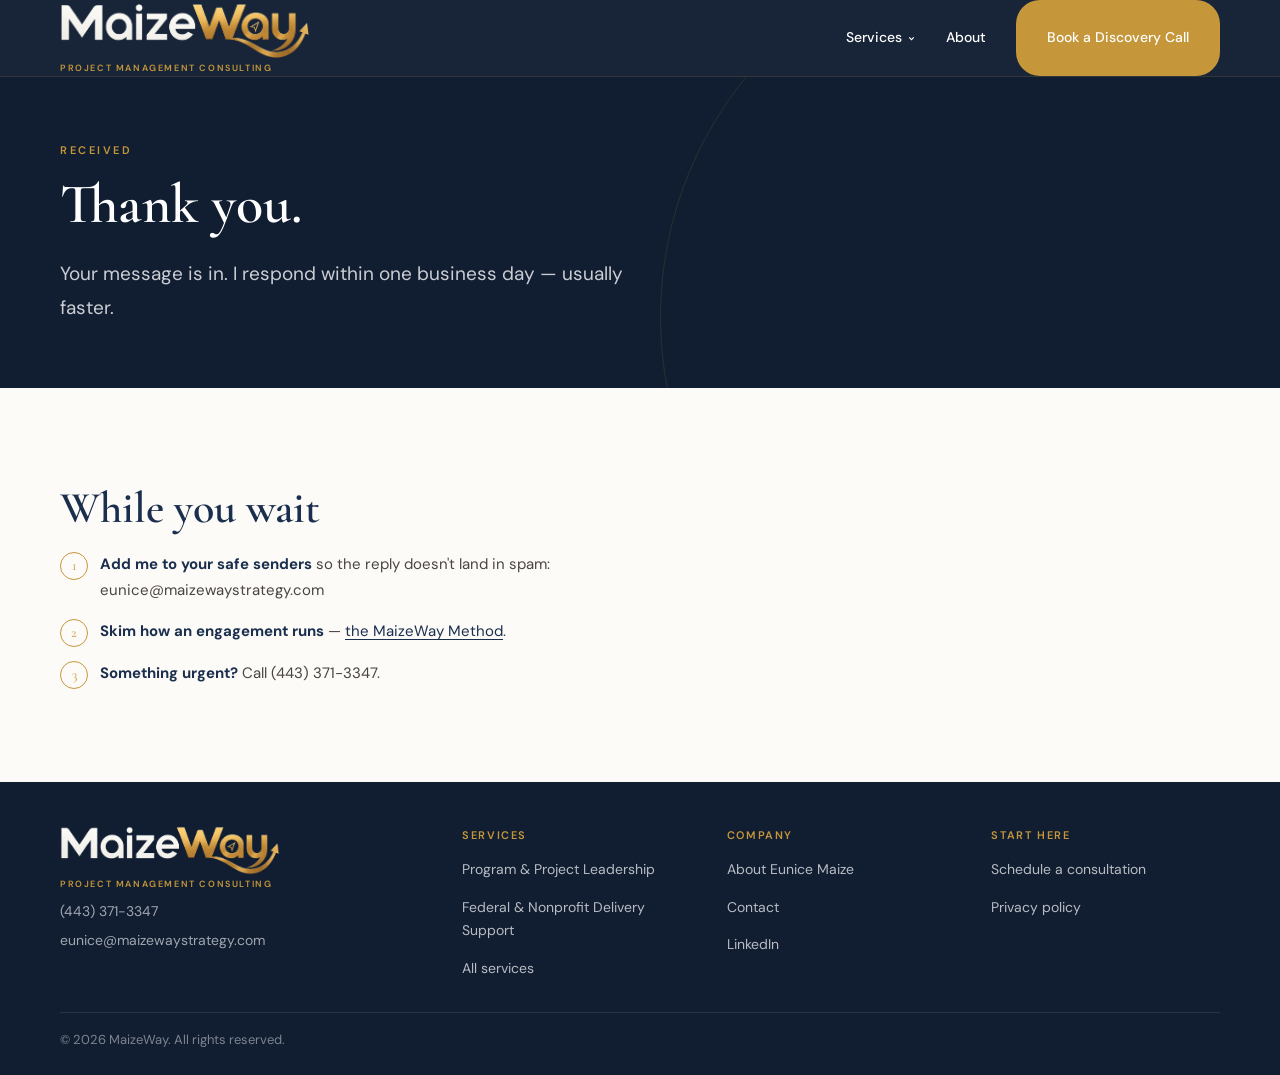
<file: thank-you.html>
<!doctype html>
<html lang="en">
<head>
<meta charset="utf-8"><meta name="viewport" content="width=device-width,initial-scale=1">
<title>Thank you | MaizeWay</title>
<meta name="description" content="Message received."><meta name="robots" content="noindex, nofollow">
<link rel="canonical" href="https://maizewaystrategy.com/thank-you.html">
<meta property="og:type" content="website"><meta property="og:site_name" content="MaizeWay"><meta property="og:title" content="Thank you | MaizeWay"><meta property="og:description" content="Message received."><meta property="og:url" content="https://maizewaystrategy.com/thank-you.html"><meta property="og:image" content="https://maizewaystrategy.com/og-image.jpg"><meta name="twitter:card" content="summary_large_image">
<meta name="theme-color" content="#111e32">
<link rel="apple-touch-icon" href="apple-touch-icon.png">
<link rel="icon" href="images/logo-mw-mark.png" type="image/png">
<link rel="preconnect" href="https://fonts.googleapis.com"><link rel="preconnect" href="https://fonts.gstatic.com" crossorigin>
<link rel="preload" as="style" href="https://fonts.googleapis.com/css2?family=Cormorant+Garamond:ital,wght@0,400;0,600;1,400&family=DM+Sans:wght@400;500;600&display=swap">
<link rel="stylesheet" href="https://fonts.googleapis.com/css2?family=Cormorant+Garamond:ital,wght@0,400;0,600;1,400&family=DM+Sans:wght@400;500;600&display=swap" media="print" onload="this.media='all'">
<noscript><link rel="stylesheet" href="https://fonts.googleapis.com/css2?family=Cormorant+Garamond:ital,wght@0,400;0,600;1,400&family=DM+Sans:wght@400;500;600&display=swap"></noscript>
<style>:root{--navy:#1a2f4e;--navy-dark:#111e32;--navy-mid:#243b5e;--gold:#c5973a;--gold-light:#e0af50;--cream:#f7f4ef;--warm-white:#fdfbf8;--text:#1e1b18;--text-mid:#4a4540;--text-light:#7a736b;--slate:#5a6b80;--serif:'Cormorant Garamond',Georgia,serif;--sans:'DM Sans',system-ui,-apple-system,'Segoe UI',sans-serif;--max:1240px}
*{box-sizing:border-box}html{scroll-behavior:smooth}
body{margin:0;background:var(--warm-white);color:var(--text);font-family:var(--sans);line-height:1.7;-webkit-font-smoothing:antialiased}
h1,h2,h3{font-family:var(--serif);font-weight:600;margin:0;line-height:1.1;color:var(--navy)}
h1{font-size:clamp(38px,5.5vw,64px)}h2{font-size:clamp(30px,3.6vw,44px)}h3{font-size:22px}
p{margin:0}a{color:inherit;text-decoration:none}img{max-width:100%;display:block}ul,ol{margin:0;padding:0;list-style:none}
.wrap{max-width:var(--max);margin:0 auto;padding:0 40px}
.vh{position:absolute;left:-9999px;width:1px;height:1px;overflow:hidden}.hp{position:absolute;left:-9999px}
.kicker{font-size:11px;font-weight:600;letter-spacing:2.5px;text-transform:uppercase;color:var(--gold);margin-bottom:14px}
.sec-navy .kicker{color:var(--gold-light)}
.sub,.lede{font-size:17px;line-height:1.75;color:var(--text-mid);max-width:68ch}
.link{color:var(--navy);text-decoration:underline;text-underline-offset:3px}.link:hover{color:var(--gold)}
.fine{font-size:12px;color:#9a5a2a;background:#fdf3e3;padding:2px 6px;border-radius:3px}
.btn{display:inline-flex;align-items:center;justify-content:center;min-height:52px;padding:0 30px;font-weight:600;font-size:14px;border-radius:24px;border:1px solid transparent;cursor:pointer;transition:background .2s,color .2s,border-color .2s;font-family:var(--sans)}
.btn-gold{background:var(--gold);color:#fff}.btn-gold:hover{background:var(--gold-light)}
.btn-line{border-color:rgba(255,255,255,.5);color:#fff}.btn-line:hover{border-color:#fff;background:rgba(255,255,255,.08)}
.btn-dark{border-color:var(--navy);color:var(--navy);border-radius:4px}.btn-dark:hover{background:var(--navy);color:#fff}
.btn-navy{background:var(--navy);color:#fff}.btn-navy:hover{background:var(--navy-mid)}
.more{font-size:13px;font-weight:600;color:var(--navy);display:inline-flex;align-items:center;gap:8px;min-height:44px}.more:hover{color:var(--gold)}
.more svg{width:14px;height:14px}
:focus-visible{outline:2px solid var(--gold);outline-offset:2px}
.skip{position:absolute;left:-9999px;top:8px;background:var(--gold);color:#fff;padding:12px 18px;z-index:300;font-weight:600}.skip:focus{left:16px}
/* nav */
.nav{background:rgba(17,30,50,.97);backdrop-filter:blur(10px);position:sticky;top:0;z-index:50;border-bottom:1px solid rgba(197,151,58,.15)}
.nav .wrap{height:76px;display:flex;align-items:center;justify-content:space-between;gap:24px}
.brand{display:flex;align-items:center;min-width:0;color:#fff}
.brand-lockup{display:flex;flex-direction:column;align-items:flex-start;justify-content:center;gap:3px;line-height:1;min-width:0}
.brand-mark{display:block;position:relative;width:min(250px,44vw);aspect-ratio:1035/240;overflow:hidden;flex:none;clip-path:polygon(0 0,100% 0,100% 100%,75% 100%,75% 75%,0 75%)}
.brand-mark .brand-logo{position:absolute;top:0;left:0;width:100%;height:auto;max-width:none;object-fit:fill;object-position:left top}
.brand-lockup .tagline{font-family:var(--sans);font-size:9px;font-weight:600;letter-spacing:1.6px;text-transform:uppercase;color:var(--gold);white-space:nowrap}
.foot .brand-mark{width:min(220px,70vw)}
.foot .brand-lockup{margin:0 0 8px}
.menu{display:flex;align-items:center;gap:30px;flex:1;justify-content:flex-end}.menu>li{position:relative}
.menu>li>a{font-size:14px;font-weight:500;color:#fff;display:inline-flex;align-items:center;gap:5px;height:76px}
.menu>li>a:hover,.menu>li.open>a{color:var(--gold)}.menu>li.active>a{box-shadow:inset 0 -2px 0 var(--gold)}
.caret{width:9px;height:9px;stroke:currentColor;fill:none;stroke-width:3;transition:transform .2s}.menu>li.open .caret{transform:rotate(180deg)}
.dd{position:absolute;top:76px;left:-24px;min-width:340px;background:#fff;border:1px solid rgba(197,151,58,.2);box-shadow:0 20px 40px rgba(17,30,50,.18);padding:6px 0;display:none;flex-direction:column}
.dd a{padding:11px 22px;color:var(--navy);display:flex;flex-direction:column;gap:2px;font-weight:600;font-size:14px}
.dd a small{font-size:12px;font-weight:400;color:var(--text-light);line-height:1.45}.dd a:hover{background:var(--cream)}
.dd a.all{flex-direction:row;align-items:center;gap:6px;border-top:1px solid var(--cream);margin-top:4px;color:var(--gold);font-size:12px}
.dd a.all svg{width:15px;height:15px;flex:none}
li.open>.dd{display:flex}
.burger{display:none;width:44px;height:44px;background:transparent;border:0;color:#fff;cursor:pointer;align-items:center;justify-content:center}
.mnav{display:none;position:fixed;inset:0;background:var(--navy-dark);color:#fff;z-index:100;padding:0 24px;flex-direction:column;overflow:auto}
.mnav.open{display:flex}
.mnav .top{height:70px;display:flex;align-items:center;justify-content:space-between;border-bottom:1px solid rgba(255,255,255,.1)}
.mnav .top .burger{display:flex}
.mnav nav{display:flex;flex-direction:column;flex:1;padding-top:8px}
.mnav .row{display:flex;justify-content:space-between;align-items:center;padding:18px 0;border:0;border-bottom:1px solid rgba(255,255,255,.1);font-family:var(--serif);font-size:24px;color:#fff;background:none;width:100%;text-align:left;cursor:pointer}
.mnav .row svg{transition:transform .2s}.mnav .row[aria-expanded=true] svg{transform:rotate(180deg)}
.mnav .sub{display:none;flex-direction:column;padding:4px 0 14px 16px}.mnav .sub.open{display:flex}
.mnav .sub a{font-size:16px;color:rgba(255,255,255,.75);padding:12px 0}
.mnav .foot{display:flex;flex-direction:column;gap:16px;padding:24px 0 32px}
.mnav .foot .ln{display:flex;justify-content:space-between;font-size:13px;color:rgba(255,255,255,.6);flex-wrap:wrap;gap:8px}.mnav .foot .ln a{padding:10px 0}
/* crumbs */
.crumbs{background:var(--navy-dark);border-bottom:1px solid rgba(255,255,255,.06)}
.crumbs ol{display:flex;gap:8px;padding:12px 0;font-size:12px;color:rgba(255,255,255,.55);flex-wrap:wrap}
.crumbs li+li::before{content:"/";margin-right:8px;opacity:.5}.crumbs a:hover{color:#fff}.crumbs [aria-current]{color:var(--gold)}
/* sections */
.sec{padding:96px 0}.sec-stone{background:var(--cream)}
.sec-navy{background:var(--navy-dark);color:#fff}.sec-navy h2,.sec-navy h3{color:#fff}.sec-navy .sub{color:rgba(255,255,255,.72)}
.head{display:flex;justify-content:space-between;align-items:flex-end;gap:40px;margin-bottom:48px}.head .t{max-width:700px}.head .sub{margin-top:14px}
.grid{display:grid;gap:24px}.g2{grid-template-columns:repeat(2,minmax(0,1fr))}.g3{grid-template-columns:repeat(3,minmax(0,1fr))}
.card{background:#fff;border:1px solid rgba(197,151,58,.2);border-radius:2px;padding:32px}.card h3{margin-bottom:10px;font-size:19px}.card p{font-size:15px;color:var(--text-mid)}
.link-card{display:flex;flex-direction:column;gap:8px}.link-card:hover{border-color:var(--gold)}.link-card .more{margin-top:auto}
/* hero */
.hero{background:var(--navy-dark);color:#fff;position:relative;overflow:hidden}
.hero .ring{position:absolute;right:-140px;top:-140px;width:760px;height:760px;border-radius:50%;border:1px solid rgba(197,151,58,.14);pointer-events:none}
.hero .wrap{position:relative;padding-top:88px;padding-bottom:88px}
.hero h1{color:#fff}.hero .lede{color:rgba(255,255,255,.78);font-size:19px;max-width:600px;margin-top:22px}
.hero .acts{display:flex;gap:16px;margin-top:32px;flex-wrap:wrap}
.hero .split{display:grid;grid-template-columns:1.05fr .8fr;gap:64px;align-items:center}
.hero .photo{border-radius:4px;overflow:hidden;border:1px solid rgba(197,151,58,.3);max-width:340px;justify-self:end;margin:0}
.hero .photo img{width:100%;height:auto;display:block}
.hero-inner .wrap{padding-top:64px;padding-bottom:64px}.hero-inner h1{font-size:clamp(34px,4.6vw,56px)}
/* proof */
.proof{display:flex;flex-direction:column;gap:40px}
.nums{display:grid;grid-template-columns:repeat(3,minmax(0,1fr));gap:28px}
.stat .n{font-family:var(--serif);font-size:48px;line-height:1;color:var(--navy);font-weight:600}
.stat .l{font-size:13px;color:var(--text-mid);margin-top:8px;max-width:26ch}
.client-line{font-size:16px;color:var(--text-mid);font-style:italic;border-top:1px solid rgba(197,151,58,.25);padding-top:28px}
/* services grid */
.svc{display:grid;grid-template-columns:repeat(3,minmax(0,1fr));gap:24px}
.svc article{background:#fff;border:1px solid rgba(197,151,58,.2);padding:32px;display:flex;flex-direction:column;gap:12px}
.svc h3{font-size:21px}.svc h3 a:hover{color:var(--gold)}.svc .tag{font-style:italic;color:var(--navy);font-size:15px}
.svc p:not(.tag){font-size:14px;color:var(--text-mid);flex:1}
.svcrow{display:grid;grid-template-columns:1.1fr 1fr;gap:64px;align-items:start;padding:56px 0;border-bottom:1px solid rgba(197,151,58,.2)}.svcrow:last-child{border-bottom:0}
.svcrow h2{font-size:30px}.svcrow h2 a:hover{color:var(--gold)}.svcrow .tag{font-style:italic;color:var(--navy);font-size:18px;margin:12px 0}.svcrow .btn{margin-top:20px}
.ticks{display:flex;flex-direction:column;gap:14px}.ticks li{display:flex;gap:12px;font-size:15px;color:var(--text-mid)}
.ticks svg{width:18px;height:18px;flex:none;color:var(--gold);margin-top:4px}.ticks b{color:var(--navy);font-weight:600}
.ticks.card{background:#fff;border:1px solid rgba(197,151,58,.2);border-radius:2px;padding:32px}
.po h2{margin:10px 0 16px}
/* about */
.about{display:grid;grid-template-columns:.85fr 1.15fr;gap:64px;align-items:center}
.about .img{border-radius:4px;overflow:hidden;border:1px solid rgba(197,151,58,.25)}.about .img img{width:100%;height:auto;display:block}
.about .t{display:flex;flex-direction:column;gap:18px}.about .btn{align-self:flex-start;margin-top:6px}
.beliefs{display:flex;flex-direction:column;gap:24px;max-width:760px}
.beliefs blockquote{margin:0;font-family:var(--serif);font-size:24px;font-style:italic;color:var(--navy);border-left:2px solid var(--gold);padding-left:24px;line-height:1.4}
.creds{display:flex;flex-direction:column;gap:16px;max-width:640px}.creds li{font-size:15px;color:var(--text-mid);padding-bottom:14px;border-bottom:1px solid rgba(197,151,58,.2)}.creds b{color:var(--navy)}
/* method */
.steps{display:grid;grid-template-columns:repeat(5,minmax(0,1fr));gap:24px}
.steps li{display:flex;flex-direction:column;gap:8px}.steps .n{font-family:var(--serif);font-size:30px;color:var(--gold);font-weight:600}
.steps h3{font-size:18px;color:#fff}.steps .does{font-size:13px;color:rgba(255,255,255,.75)}
.steps .get{font-size:12px;color:rgba(255,255,255,.9)}.steps .dur{font-size:11px;letter-spacing:.08em;text-transform:uppercase;color:var(--gold-light);margin-top:auto}
.steps.light h3{color:var(--navy)}.steps.light .does{color:var(--text-mid)}.steps.light .get{color:var(--text)}
.method-note{margin-top:36px;font-size:14px;color:rgba(255,255,255,.7);font-style:italic}
.sec:not(.sec-navy) .method-note{color:var(--text-mid)}
/* price */
.price{max-width:760px}.price h2{margin-bottom:16px}
/* cta */
.cta{background:var(--gold)}.cta .wrap{padding-top:72px;padding-bottom:72px;display:flex;justify-content:space-between;align-items:center;gap:48px}
.cta h2{color:#fff;line-height:1.15}.cta p{font-size:16px;color:rgba(255,255,255,.9);margin-top:12px}.cta .fine{background:rgba(255,255,255,.2);color:#fff;margin-top:14px;display:inline-block;padding:6px 10px}.cta .fine a{display:inline-block;padding:6px 0}.cta .t{max-width:620px}
.cta a.link,.cta a[href^=mailto]{color:#fff;text-decoration:underline}
/* contact */
.contact{display:grid;grid-template-columns:1fr 1.15fr;gap:64px;align-items:start}
.next{counter-reset:n;display:flex;flex-direction:column;gap:16px;margin-top:20px}
.next li{counter-increment:n;padding-left:40px;position:relative;font-size:15px;color:var(--text-mid)}
.next li::before{content:counter(n);position:absolute;left:0;top:0;width:26px;height:26px;border:1px solid var(--gold);color:var(--gold);border-radius:50%;display:flex;align-items:center;justify-content:center;font-family:var(--serif);font-size:14px}
.next b{color:var(--navy)}
.cinfo{display:grid;grid-template-columns:auto minmax(0,1.7fr) minmax(0,1fr);gap:20px;margin-top:32px}.cinfo>div{min-width:0}.cinfo b{display:block;font-size:11px;letter-spacing:.15em;text-transform:uppercase;color:var(--gold);margin-bottom:6px}.cinfo p{font-size:15px}.cinfo a[href^=mailto]{overflow-wrap:anywhere}
form.f{background:#fff;border:1px solid rgba(197,151,58,.2);padding:40px;display:grid;grid-template-columns:1fr 1fr;gap:20px}
form.f .full{grid-column:1/-1}
form.f label{display:flex;flex-direction:column;gap:8px;font-size:12px;font-weight:600;letter-spacing:.06em;text-transform:uppercase;color:var(--text-mid)}
form.f input,form.f select,form.f textarea{min-height:50px;padding:0 16px;border:1px solid rgba(197,151,58,.3);background:var(--cream);font-family:inherit;font-size:16px;color:var(--text);width:100%;border-radius:4px}
form.f textarea{padding:14px 16px;resize:vertical}
form.f select{appearance:none;background-image:linear-gradient(45deg,transparent 50%,var(--text-mid) 50%),linear-gradient(135deg,var(--text-mid) 50%,transparent 50%);background-position:calc(100% - 22px) 22px,calc(100% - 16px) 22px;background-size:6px 6px;background-repeat:no-repeat}
form.f input:focus,form.f textarea:focus,form.f select:focus{outline:2px solid var(--gold);border-color:var(--gold)}
form.f input[aria-invalid=true],form.f textarea[aria-invalid=true]{border-color:#b4463c}
.err{display:none;font-size:14px;padding:12px 14px;background:#f7e5e1;color:#7a2e22;border-radius:4px}.err.on{display:block}
.ok{font-size:14px;padding:12px 14px;background:#e8f1e4;color:#2c5a2e;border-radius:4px}
.prose{max-width:760px}.prose h1{margin-bottom:16px}.prose h2{font-size:26px;margin:32px 0 10px}.prose p{color:var(--text-mid);margin-bottom:12px}
/* footer */
.foot{background:var(--navy-dark);color:#fff}.foot .wrap{padding-top:44px;padding-bottom:24px}
.fcols{display:grid;grid-template-columns:1.6fr 1fr 1fr 1fr;gap:36px}.fcols ul{display:flex;flex-direction:column}
.fcols li a{font-size:14px;color:rgba(255,255,255,.7);padding:7px 0;display:inline-block}.fcols li a:hover{color:#fff}
.fh{font-size:11px;font-weight:600;letter-spacing:.15em;text-transform:uppercase;color:var(--gold);margin-bottom:6px}
.fb{font-family:var(--serif);font-size:24px;font-weight:600;color:#fff;margin-bottom:0}
.fa{font-size:14px;line-height:1.5;color:rgba(255,255,255,.6);font-style:normal;margin:0}.fa a{padding:4px 0;display:inline-block;max-width:100%}.fa a:hover{color:#fff}.fa a[href^=mailto],.mnav .foot .ln a[href^=mailto],.cta .fine a[href^=mailto]{overflow-wrap:anywhere}.mnav .foot .ln a[href^=mailto]{min-width:0}
.legal{font-size:13px;color:rgba(255,255,255,.45);padding-top:16px;margin-top:24px;border-top:1px solid rgba(255,255,255,.1)}
/* sticky bar */
.stickybar{display:none;position:fixed;left:0;right:0;bottom:0;z-index:40;padding:10px 16px calc(10px + env(safe-area-inset-bottom));background:var(--navy-dark);border-top:1px solid rgba(197,151,58,.2);gap:10px;transform:translateY(110%);transition:transform .25s}
.stickybar.on{transform:none}.stickybar .btn{flex:1;min-height:46px;padding:0 16px}.stickybar .btn-line{flex:0 0 auto}
@media(prefers-reduced-motion:reduce){html{scroll-behavior:auto}*{transition:none!important}}
@media(max-width:1100px){
 .menu{gap:22px}.hero .split{grid-template-columns:1fr;justify-items:center;text-align:center}.hero .photo{max-width:280px;justify-self:center}.hero .acts{justify-content:center}.hero .copy{align-items:center}.hero-proof{justify-content:center}
 .proof,.about,.svcrow,.contact,.po{grid-template-columns:1fr}.about .img{max-width:340px;order:-1}
 .svc{grid-template-columns:1fr}.steps{grid-template-columns:repeat(2,minmax(0,1fr))}.fcols{grid-template-columns:1fr 1fr}
 .nav .brand-mark{width:min(230px,40vw)}
}
@media(max-width:820px){
 .wrap{padding:0 22px}.menu{display:none}.burger{display:flex}
 .nav .brand-mark,.mnav .brand-mark{width:min(200px,58vw)}
 .nav .brand-lockup .tagline,.mnav .brand-lockup .tagline{font-size:8px;letter-spacing:1.15px}
 .foot .brand-mark{width:min(200px,70vw)}
 .sec{padding:64px 0}.hero .wrap{padding-top:52px;padding-bottom:52px}.hero .lede{font-size:17px}
 .head{flex-direction:column;align-items:flex-start;gap:16px;margin-bottom:32px}
 .g2,.g3,.nums,.steps,.cinfo{grid-template-columns:1fr}
 .cta .wrap{flex-direction:column;align-items:flex-start;padding-top:56px;padding-bottom:56px}
 .fcols{grid-template-columns:1fr}
 form.f{grid-template-columns:1fr;padding:24px}.hero .acts{flex-direction:column}
 .btn{width:100%}.menu .cta,.stickybar .btn{width:auto}.card{padding:26px}
 .stickybar{display:flex}
}

/* packages */
.pkg-group{margin-bottom:48px}.pkg-group:last-child{margin-bottom:0}
.pkg-group-h{font-size:13px;font-weight:600;letter-spacing:.08em;text-transform:uppercase;color:var(--text-light);margin-bottom:18px}
.pkg-group-h a:hover{color:var(--gold)}
.pkgs{align-items:stretch}
.pkg{background:#fff;border:1px solid rgba(197,151,58,.25);border-radius:2px;padding:32px;display:flex;flex-direction:column;gap:14px}
.pkg-kicker{font-size:11px;font-weight:600;letter-spacing:.15em;text-transform:uppercase;color:var(--gold)}
.pkg h3{font-size:22px}.pkg h3 a{display:inline-block;padding:2px 0}
.pkg-desc{font-size:14px;color:var(--text-mid);line-height:1.65}
.pkg .ticks{gap:10px;margin-top:4px}.pkg .ticks li{font-size:13px}
.pkg-foot{margin-top:auto;padding-top:16px;border-top:1px solid var(--cream);display:flex;flex-direction:column;gap:10px}
.pkg-price{font-size:14px;font-weight:600;color:var(--navy);letter-spacing:.02em;margin:0}
.pkg-bestfor{font-size:12px;font-style:italic;color:var(--text-light)}
@media(max-width:1100px){.pkgs.g3{grid-template-columns:1fr 1fr}}
@media(max-width:820px){.pkgs.g3,.pkgs.g2{grid-template-columns:1fr}}
.lede.quote{font-family:var(--serif);font-style:italic;font-size:22px;color:var(--gold-light);max-width:520px}
.pkgteaser{display:grid;grid-template-columns:repeat(3,minmax(0,1fr));gap:24px}
.pkgteaser article{background:#fff;border:1px solid rgba(197,151,58,.2);padding:28px;display:flex;flex-direction:column;gap:10px}
.pkgteaser .n{font-family:var(--serif);font-size:14px;color:var(--gold);letter-spacing:.1em}
.pkgteaser h3{font-size:19px}.pkgteaser h3 a{display:inline-block;padding:2px 0}.pkgteaser h3 a:hover{color:var(--gold)}
.pkgteaser .tag{font-size:12px;font-weight:600;letter-spacing:.08em;text-transform:uppercase;color:var(--text-light);font-style:normal}
.pkgteaser p:not(.tag):not(.n){font-size:14px;color:var(--text-mid);flex:1}
@media(max-width:1100px){.pkgteaser{grid-template-columns:1fr 1fr}}
@media(max-width:820px){.pkgteaser{grid-template-columns:1fr}}
</style>
<script type="application/ld+json">{"@context": "https://schema.org", "@graph": [{"@type": "ProfessionalService", "@id": "https://maizewaystrategy.com/#org", "name": "MaizeWay", "url": "https://maizewaystrategy.com/", "telephone": "+14433713347", "email": "eunice@maizewaystrategy.com", "address": {"@type": "PostalAddress", "addressLocality": "Bowie", "addressRegion": "MD", "addressCountry": "US"}, "areaServed": "Bowie, MD & the DC metro", "founder": {"@id": "https://maizewaystrategy.com/#founder"}, "description": "Operational and project management consulting for federal, nonprofit, and private-sector organizations."}, {"@type": "Person", "@id": "https://maizewaystrategy.com/#founder", "name": "Eunice Maize", "jobTitle": "PMP, Business Solutions Architect", "worksFor": {"@id": "https://maizewaystrategy.com/#org"}, "url": "https://maizewaystrategy.com/about.html", "hasCredential": {"@type": "EducationalOccupationalCredential", "name": "Project Management Professional (PMP)"}}, {"@type": "WebSite", "@id": "https://maizewaystrategy.com/#site", "url": "https://maizewaystrategy.com/", "name": "MaizeWay", "publisher": {"@id": "https://maizewaystrategy.com/#org"}}]}</script>
</head>
<body>

<a class="skip" href="#main">Skip to content</a>
<header class="nav" id="nav"><div class="wrap">
 <a class="brand" href="index.html" aria-label="MaizeWay, project management consulting"><span class="brand-lockup"><span class="brand-mark"><img class="brand-logo" src="images/logo-maizeway-capital.png" alt="" width="1035" height="231"></span><span class="tagline">PROJECT MANAGEMENT CONSULTING</span></span></a>
 <nav aria-label="Primary"><ul class="menu">
  <li><a href="services.html" aria-haspopup="true" aria-expanded="false">Services <svg class="caret" aria-hidden="true" viewBox="0 0 24 24"><path d="M6 9l6 6 6-6"/></svg></a><div class="dd" role="menu"><a href="program-project-leadership.html" role="menuitem">Program & Project Leadership<small>I own the structure, drive the execution, and leave the operating documentation behind.</small></a><a href="federal-nonprofit-delivery.html" role="menuitem">Federal & Nonprofit Delivery Support<small>Portfolio management, acquisition planning support, federal reporting, and audit-ready SOPs.</small></a><a href="services.html" role="menuitem" class="all">All services <svg aria-hidden="true" width="15" height="15" viewBox="0 0 24 24" fill="none" stroke="currentColor" stroke-width="2"><path d="M5 12h14M13 6l6 6-6 6"/></svg></a></div></li>
  <li><a href="about.html">About</a></li>
  <li><a class="btn btn-gold cta" href="contact.html" data-track="nav_cta">Book a Discovery Call</a></li>
 </ul></nav>
 <button class="burger" id="burger" aria-label="Open menu" aria-expanded="false" aria-controls="mnav"><svg aria-hidden="true" width="24" height="24" viewBox="0 0 24 24" fill="none" stroke="currentColor" stroke-width="2"><path d="M4 7h16M4 12h16M4 17h16"/></svg></button>
</div></header>
<div class="mnav" id="mnav" role="dialog" aria-modal="true" aria-label="Menu" aria-hidden="true">
 <div class="top"><a class="brand" href="index.html" aria-label="MaizeWay, project management consulting"><span class="brand-lockup"><span class="brand-mark"><img class="brand-logo" src="images/logo-maizeway-capital.png" alt="" width="1035" height="231"></span><span class="tagline">PROJECT MANAGEMENT CONSULTING</span></span></a><button class="burger" id="mclose" aria-label="Close menu"><svg aria-hidden="true" width="22" height="22" viewBox="0 0 24 24" fill="none" stroke="currentColor" stroke-width="2"><path d="M6 6l12 12M18 6L6 18"/></svg></button></div>
 <nav aria-label="Mobile">
  <button class="row" data-acc aria-expanded="false" aria-controls="msub"><span>Services</span><svg aria-hidden="true" width="16" height="16" viewBox="0 0 24 24" fill="none" stroke="currentColor" stroke-width="2.5"><path d="M6 9l6 6 6-6"/></svg></button>
  <div class="sub" id="msub"><a href="program-project-leadership.html">Program & Project Leadership</a><a href="federal-nonprofit-delivery.html">Federal & Nonprofit Delivery Support</a><a href="services.html">All services</a></div>
  <a class="row" href="about.html">About</a>
  <a class="row" href="contact.html">Contact</a>
 </nav>
 <div class="foot"><a class="btn btn-gold" href="contact.html">Book a Discovery Call</a><div class="ln"><a href="tel:+14433713347">(443) 371-3347</a><a href="mailto:eunice@maizewaystrategy.com">eunice@maizewaystrategy.com</a></div></div>
</div>

<main id="main" tabindex="-1">

<section class="hero hero-inner"><div class="ring r1" aria-hidden="true"></div><div class="wrap"><p class="kicker">Received</p><h1>Thank you.</h1><p class="lede">Your message is in. I respond within one business day — usually faster.</p></div></section>
<section class="sec"><div class="wrap grid g2">
 <div><h2>While you wait</h2><ol class="next"><li><b>Add me to your safe senders</b> so the reply doesn't land in spam: eunice@maizewaystrategy.com</li><li><b>Skim how an engagement runs</b> — <a class="link" href="about.html#approach">the MaizeWay Method</a>.</li><li><b>Something urgent?</b> Call (443) 371-3347.</li></ol></div>
</div></section>

</main>

<footer class="foot"><div class="wrap">
 <div class="fcols">
  <div class="col"><p class="fb"><span class="brand-lockup"><span class="brand-mark"><img class="brand-logo" src="images/logo-maizeway-capital.png" alt="MaizeWay" width="1035" height="231"></span><span class="tagline">PROJECT MANAGEMENT CONSULTING</span></span></p><address class="fa"><a href="tel:+14433713347">(443) 371-3347</a><br><a href="mailto:eunice@maizewaystrategy.com">eunice@maizewaystrategy.com</a></address></div>
  <div class="col"><p class="fh">Services</p><ul><li><a href="program-project-leadership.html">Program & Project Leadership</a></li><li><a href="federal-nonprofit-delivery.html">Federal & Nonprofit Delivery Support</a></li><li><a href="services.html">All services</a></li></ul></div>
  <div class="col"><p class="fh">Company</p><ul><li><a href="about.html">About Eunice Maize</a></li><li><a href="contact.html">Contact</a></li><li><a href="https://linkedin.com/in/eunicemaize" rel="noopener" target="_blank">LinkedIn</a></li></ul></div>
  <div class="col"><p class="fh">Start here</p><ul><li><a href="contact.html">Schedule a consultation</a></li><li><a href="privacy.html">Privacy policy</a></li></ul></div>
 </div>
 <div class="legal"><p>© <span id="yr"></span> MaizeWay. All rights reserved.</p></div>
</div></footer>
<div class="stickybar" id="stickybar" aria-hidden="true"><a class="btn btn-gold" href="contact.html" data-track="sticky_cta">Book a Discovery Call</a><a class="btn btn-line" href="tel:+14433713347">Call</a></div>

<script defer>(function(){
'use strict';
var $=function(s,c){return (c||document).querySelector(s)},$$=function(s,c){return Array.prototype.slice.call((c||document).querySelectorAll(s))};
var yr=$('#yr'); if(yr) yr.textContent=new Date().getFullYear();
var items=$$('.menu>li'); function closeAll(){items.forEach(function(i){i.classList.remove('open');var a=$('a[aria-haspopup]',i);if(a)a.setAttribute('aria-expanded','false');});}
items.forEach(function(li){var dd=$('.dd',li);if(!dd)return;var a=$('a',li);
 function open(){closeAll();li.classList.add('open');a.setAttribute('aria-expanded','true');}
 li.addEventListener('mouseenter',open); li.addEventListener('focusin',open);
 a.addEventListener('click',function(e){if(window.matchMedia('(hover:none)').matches){e.preventDefault();var was=li.classList.contains('open');closeAll();if(!was)open();}});
});
var nav=$('#nav'); if(nav){nav.addEventListener('mouseleave',closeAll);nav.addEventListener('focusout',function(e){if(!nav.contains(e.relatedTarget))closeAll();});}
var mnav=$('#mnav'),burger=$('#burger'),mclose=$('#mclose'),lastFocus;
function trap(e){if(e.key!=='Tab')return;var f=$$('a,button,input,[tabindex]:not([tabindex="-1"])',mnav).filter(function(x){return x.offsetParent!==null});if(!f.length)return;var first=f[0],last=f[f.length-1];if(e.shiftKey&&document.activeElement===first){e.preventDefault();last.focus();}else if(!e.shiftKey&&document.activeElement===last){e.preventDefault();first.focus();}}
function openMobile(){lastFocus=document.activeElement;mnav.classList.add('open');mnav.setAttribute('aria-hidden','false');burger.setAttribute('aria-expanded','true');document.body.style.overflow='hidden';mclose.focus();document.addEventListener('keydown',trap);}
function closeMobile(){if(!mnav.classList.contains('open'))return;mnav.classList.remove('open');mnav.setAttribute('aria-hidden','true');burger.setAttribute('aria-expanded','false');document.body.style.overflow='';document.removeEventListener('keydown',trap);if(lastFocus)lastFocus.focus();}
if(burger){burger.addEventListener('click',openMobile);mclose.addEventListener('click',closeMobile);}
$$('[data-acc]').forEach(function(b){b.addEventListener('click',function(){var s=b.nextElementSibling,o=s.classList.toggle('open');b.setAttribute('aria-expanded',o);});});
document.addEventListener('keydown',function(e){if(e.key==='Escape'){closeAll();closeMobile();}});
var bar=$('#stickybar'),hero=$('.hero');
if(bar&&hero&&'IntersectionObserver' in window){new IntersectionObserver(function(en){var on=!en[0].isIntersecting;bar.classList.toggle('on',on);bar.setAttribute('aria-hidden',!on);},{threshold:0}).observe(hero);}
$$('form[data-form]').forEach(function(f){
 var err=$('.err',f);
 function invalid(el,msg){el.setAttribute('aria-invalid','true');if(err){err.textContent=msg;err.classList.add('on');}}
 f.addEventListener('submit',function(e){e.preventDefault();
  $$('[aria-invalid]',f).forEach(function(x){x.removeAttribute('aria-invalid')});if(err){err.classList.remove('on');err.textContent='';}
  var bad=$$('[required]',f).filter(function(x){return !x.value.trim()});
  var em=$('[type=email]',f); if(em&&em.value&&!/^[^\s@]+@[^\s@]+\.[^\s@]+$/.test(em.value))bad.unshift(em);
  if(bad.length){invalid(bad[0],bad[0].type==='email'?'Please enter a valid email address.':'Please fill in the highlighted field.');bad[0].focus();return;}
  var btn=$('button[type=submit]',f),txt=btn.textContent;btn.disabled=true;btn.textContent='Sending…';
  fetch(f.action.replace('formsubmit.co/','formsubmit.co/ajax/'),{method:'POST',headers:{'Accept':'application/json'},body:new FormData(f)})
   .then(function(r){if(!r.ok)throw 0;var nx=$('[name=_next]',f);if(nx&&nx.value&&nx.value.indexOf('[')<0){location.href=nx.value;return;}f.innerHTML='<p class="ok full">Thank you — your request is in. I will reply within one business day.</p>';})
   .catch(function(){btn.disabled=false;btn.textContent=txt;f.submit();});
 });
});
document.addEventListener('click',function(e){var t=e.target.closest('[data-track]');if(t&&window.gtag)gtag('event','cta_click',{label:t.getAttribute('data-track')});});
})();
</script>
</body>
</html>
</file>
